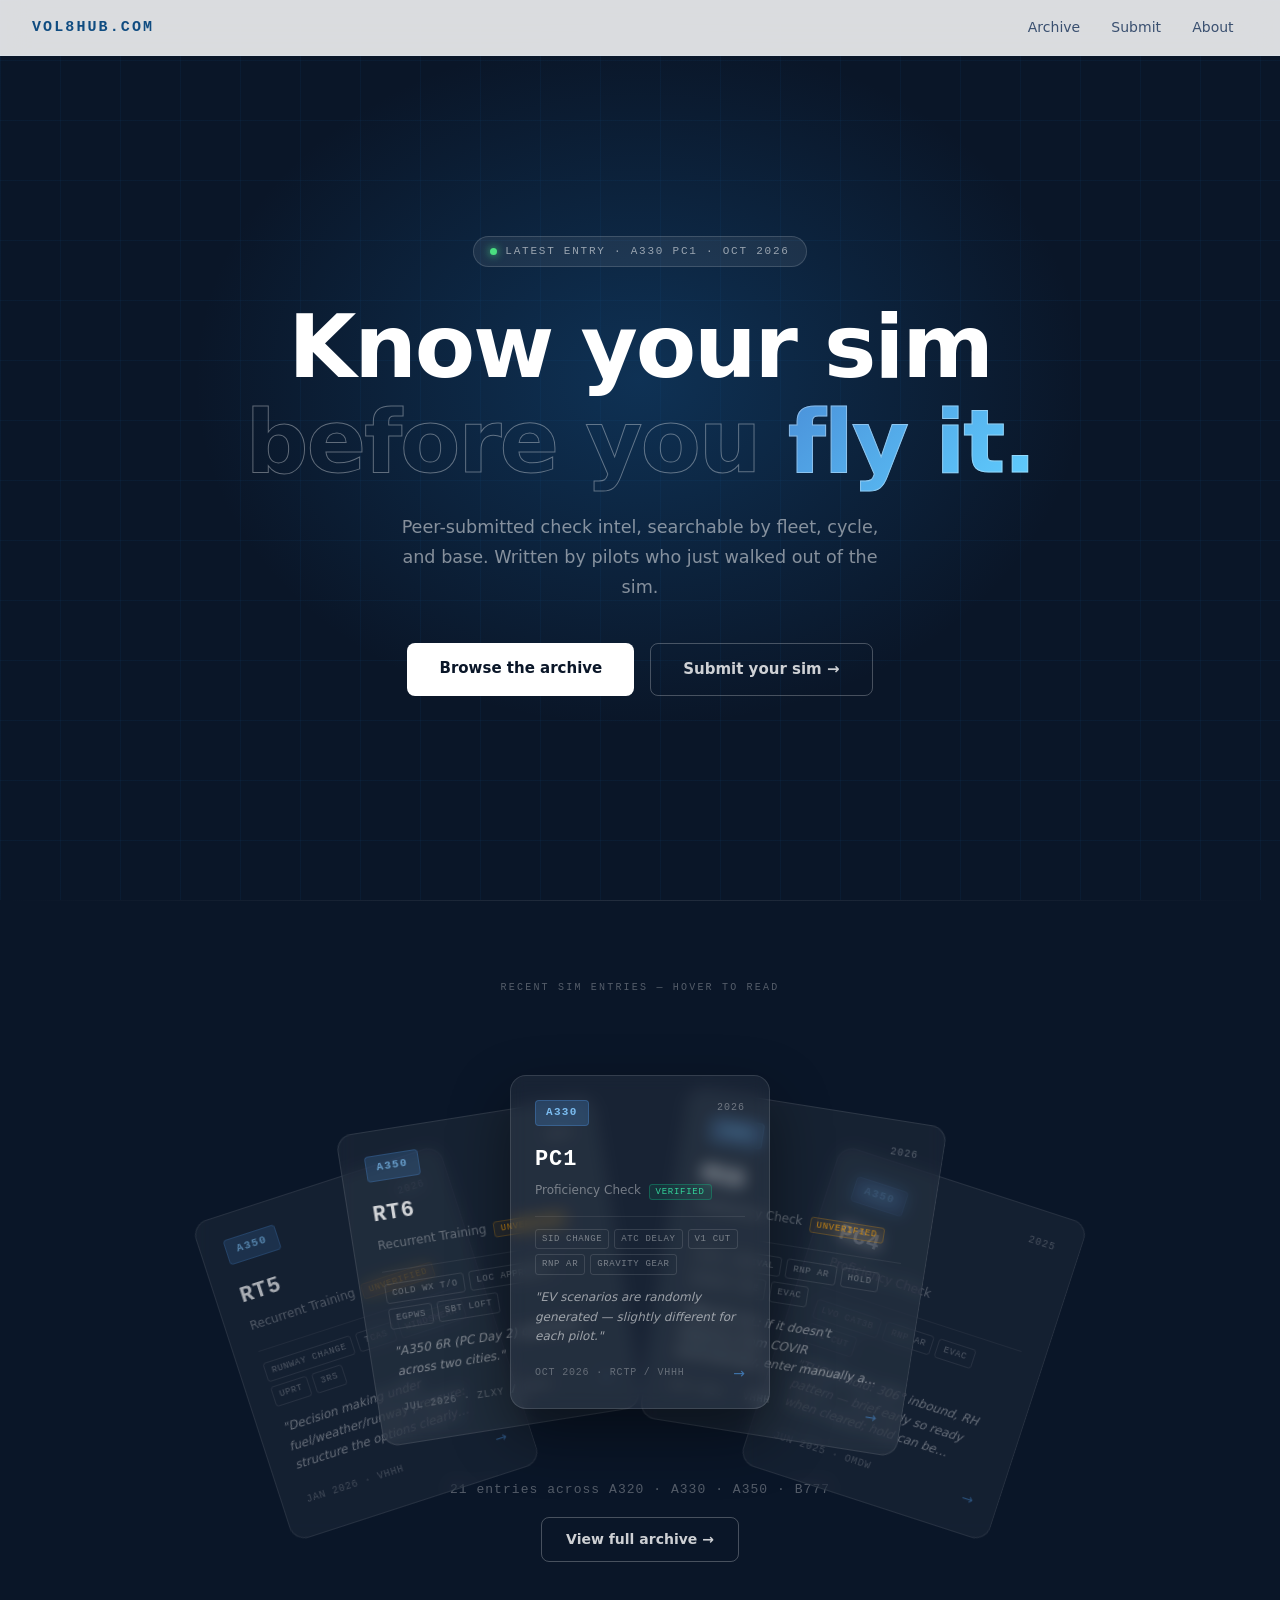
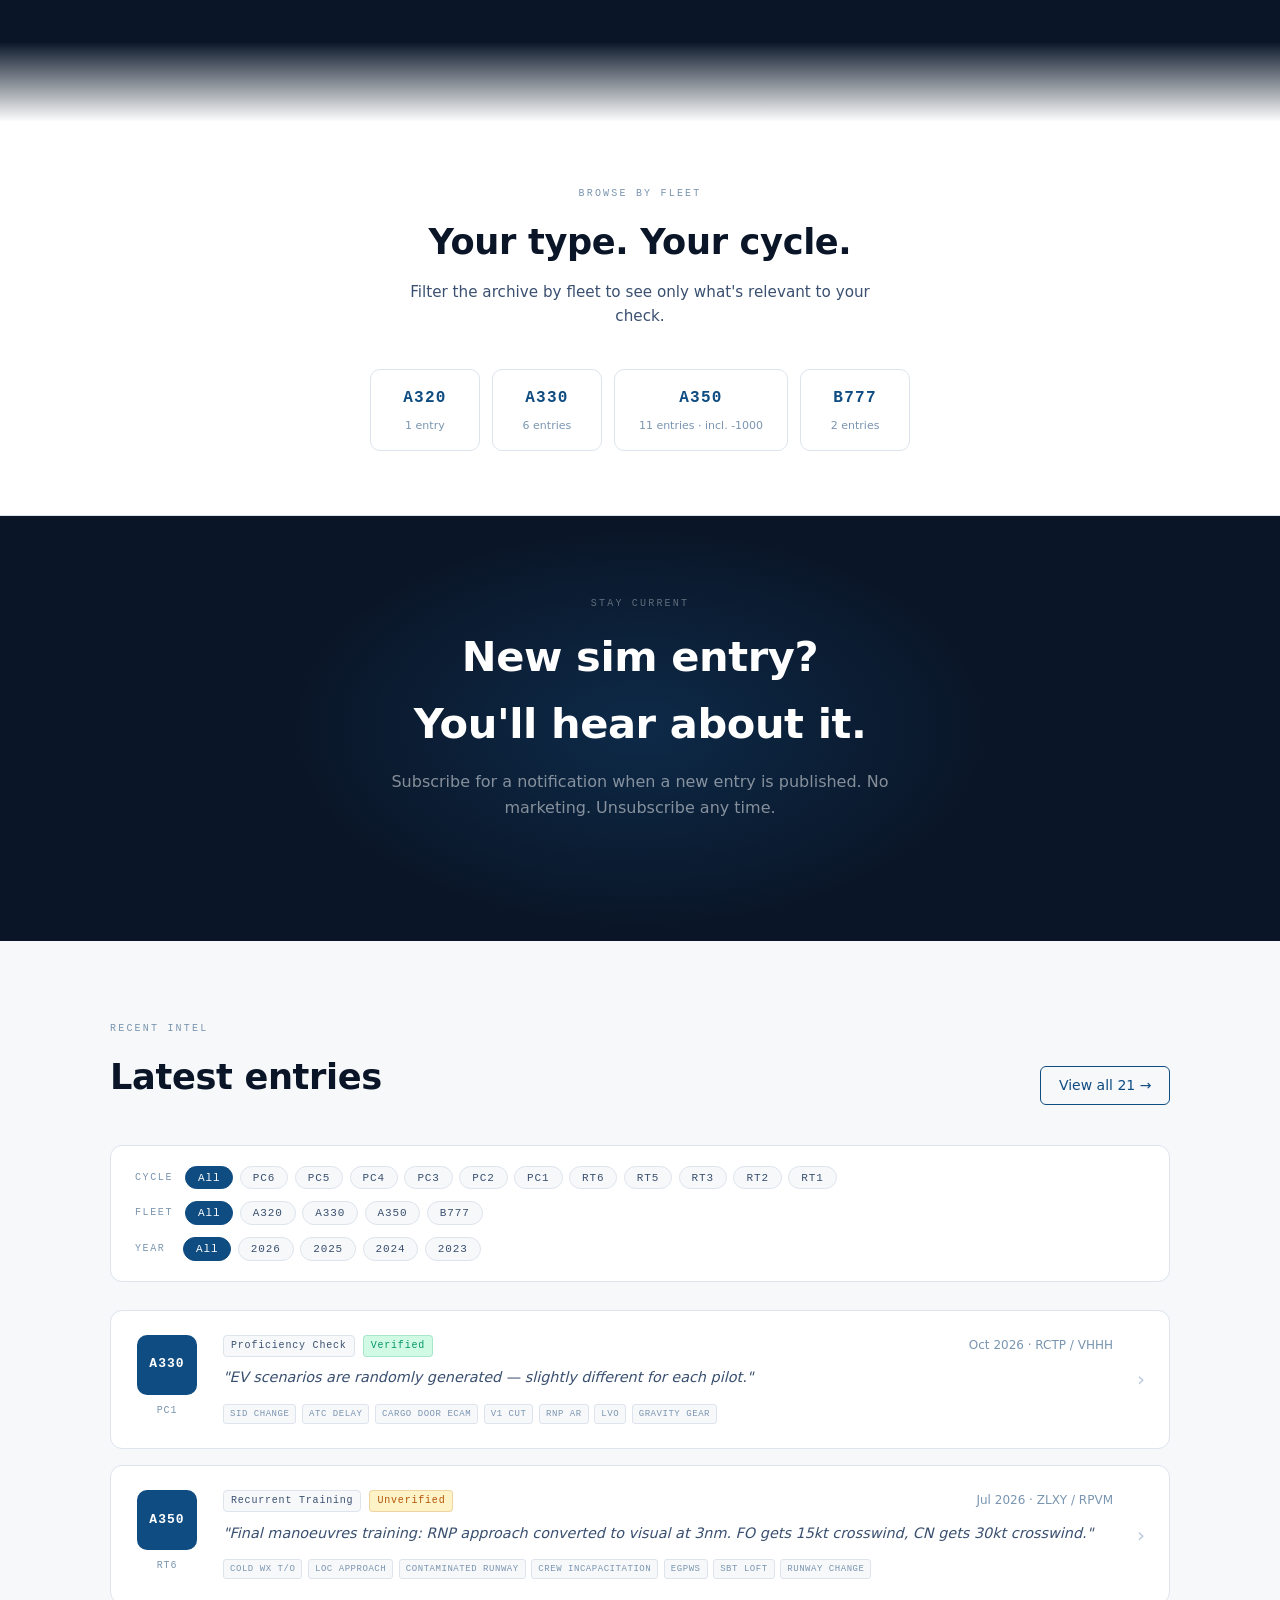
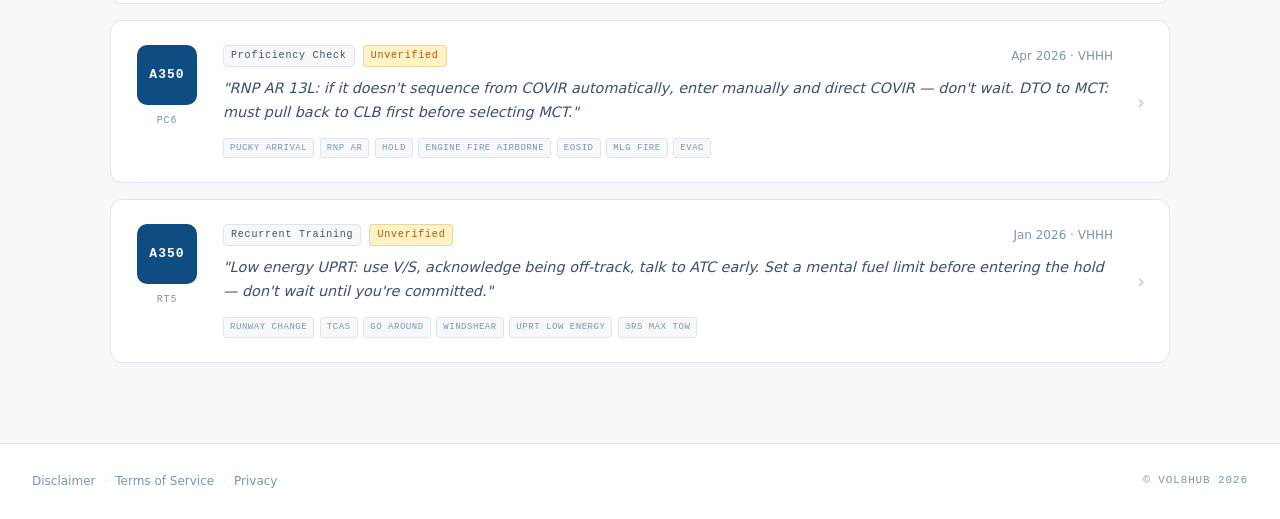
<file: index.html>
<!DOCTYPE html>
<html lang="en">
<head>
<meta charset="UTF-8">
<meta name="viewport" content="width=device-width, initial-scale=1.0">
<title>Vol8Hub — Simulator Check Intel</title>
<meta name="description" content="Peer-submitted simulator check intel for professional airline pilots. Searchable. Current. Anonymous.">
<link rel="canonical" href="https://vol8hub.com/">
<meta property="og:title" content="Vol8Hub — Simulator Check Intel">
<meta property="og:description" content="Peer-submitted simulator check intel. Searchable. Current. Anonymous.">
<meta property="og:url" content="https://vol8hub.com">
<meta property="og:type" content="website">
<meta property="og:image" content="https://vol8hub.com/assets/images/og-image.png">
<meta property="og:image:width" content="1200">
<meta property="og:image:height" content="1200">
<meta name="twitter:card" content="summary_large_image">
<meta name="twitter:title" content="Vol8Hub — Simulator Check Intel">
<meta name="twitter:description" content="Peer-submitted simulator check intel. Searchable. Current. Anonymous.">
<meta name="twitter:image" content="https://vol8hub.com/assets/images/og-image.png">
<link rel="icon" type="image/png" href="assets/images/favicon.png">
<script type="application/ld+json">
{
  "@context": "https://schema.org",
  "@type": "Organization",
  "name": "Vol8Hub",
  "url": "https://vol8hub.com/",
  "description": "Peer-submitted simulator check intel for professional airline pilots. Searchable. Current. Anonymous.",
  "logo": "https://vol8hub.com/assets/images/favicon.png"
}
</script>
<script type="application/ld+json">
{
  "@context": "https://schema.org",
  "@type": "WebSite",
  "name": "Vol8Hub — Simulator Check Intel",
  "url": "https://vol8hub.com/",
  "description": "Peer-submitted simulator check intel for professional airline pilots. Searchable. Current. Anonymous."
}
</script>
<meta http-equiv="X-Content-Type-Options" content="nosniff">
<meta http-equiv="X-Frame-Options" content="DENY">
<meta http-equiv="Referrer-Policy" content="strict-origin-when-cross-origin">
<meta http-equiv="Permissions-Policy" content="geolocation=(), microphone=(), camera=()">
<meta http-equiv="Content-Security-Policy" content="
  default-src 'self';
  script-src 'self' 'unsafe-inline'
    https://subscribe-forms.beehiiv.com
    https://www.googletagmanager.com
    https://www.google-analytics.com;
  style-src 'self' 'unsafe-inline';
  img-src 'self' data: https://www.google-analytics.com;
  connect-src 'self'
    https://www.google-analytics.com
    https://analytics.google.com;
  frame-ancestors 'none';
">
<script async src="https://www.googletagmanager.com/gtag/js?id=G-PQC4GTRMK1"></script>
<script>window.dataLayer=window.dataLayer||[];function gtag(){dataLayer.push(arguments);}gtag('js',new Date());
/* Vol8Hub tracking v2 (2026-10-22): internal-traffic flag (visit ?internal=1 once per device, ?internal=0 to clear) + page_name on page_view */
(function(){try{var q=new URLSearchParams(location.search).get('internal');if(q==='1')localStorage.setItem('v8_internal','1');if(q==='0')localStorage.removeItem('v8_internal');window.v8Internal=localStorage.getItem('v8_internal')==='1';}catch(e){window.v8Internal=false;}})();
if(window.v8Internal){gtag('set',{traffic_type:'internal'});}
gtag('config','G-PQC4GTRMK1',{page_name:'homepage'});</script>
<style>
/* ─── RESET & ROOT ─────────────────────────────────────────────────── */
*,*::before,*::after{box-sizing:border-box;margin:0;padding:0;}
:root{
  --white:#FFFFFF;
  --off-white:#F7F8FA;
  --page:#F2F4F7;
  --navy:#0A1628;
  --navy2:#112040;
  --blue:#0F4C81;
  --blue-mid:#1765A8;
  --blue-light:#4A90D9;
  --blue-pale:#E8F0FA;
  --blue-glow:rgba(15,76,129,0.15);
  --amber:#B45309;
  --amber-bg:#FEF3C7;
  --green:#059669;
  --border:#DDE4ED;
  --border-strong:#B8C8DC;
  --text-1:#0A1628;
  --text-2:#3A5070;
  --text-3:#7A95B0;
  --mono:'Courier New',Courier,monospace;
  --sans:system-ui,-apple-system,sans-serif;
  --ease-out:cubic-bezier(0.22,1,0.36,1);
}
html{scroll-behavior:smooth;}
body{
  background:var(--white);
  color:var(--text-1);
  font-family:var(--sans);
  font-size:16px;
  line-height:1.6;
  overflow-x:hidden;
}

/* ─── HEADER ────────────────────────────────────────────────────────── */
header{
  position:fixed;top:0;left:0;right:0;z-index:200;
  height:56px;
  display:flex;align-items:center;
  padding:0 2rem;
  background:rgba(255,255,255,0.85);
  backdrop-filter:blur(16px);
  -webkit-backdrop-filter:blur(16px);
  border-bottom:1px solid rgba(221,228,237,0.6);
  transition:background 0.3s;
}
.logo{
  font-family:var(--mono);
  font-size:15px;font-weight:700;
  color:var(--blue);letter-spacing:0.14em;
  text-decoration:none;margin-right:auto;
}
nav{display:flex;align-items:center;gap:0.15rem;}
nav a{
  font-size:14px;color:var(--text-2);
  text-decoration:none;padding:0.35rem 0.9rem;
  border-radius:6px;
  transition:color 0.15s,background 0.15s;
}
nav a:hover{color:var(--blue);background:var(--blue-pale);}
.nav-login{
  border:1.5px solid var(--border-strong);
  color:var(--text-1)!important;
  font-size:13px!important;
  padding:0.3rem 1rem!important;
  margin-left:0.5rem;
  border-radius:20px!important;
}
.nav-login:hover{border-color:var(--blue)!important;color:var(--blue)!important;}
.hamburger{
  display:none;background:none;border:none;
  cursor:pointer;padding:4px;flex-direction:column;
  gap:5px;margin-left:auto;
}
.hamburger span{
  display:block;width:22px;height:2px;
  background:var(--text-3);border-radius:1px;
  transition:background 0.15s;
}

/* ─── HERO ──────────────────────────────────────────────────────────── */
.hero{
  min-height:100vh;
  background:var(--navy);
  display:flex;flex-direction:column;
  align-items:center;justify-content:center;
  padding:7rem 2rem 5rem;
  position:relative;
  overflow:hidden;
}

/* Animated grid background */
.hero-grid{
  position:absolute;inset:0;
  background-image:
    linear-gradient(rgba(15,76,129,0.12) 1px, transparent 1px),
    linear-gradient(90deg, rgba(15,76,129,0.12) 1px, transparent 1px);
  background-size:60px 60px;
  animation:grid-pan 20s linear infinite;
}
@keyframes grid-pan{
  0%{background-position:0 0;}
  100%{background-position:60px 60px;}
}

/* Radial glow */
.hero-glow{
  position:absolute;
  top:50%;left:50%;
  transform:translate(-50%,-60%);
  width:900px;height:700px;
  background:radial-gradient(ellipse, rgba(23,101,168,0.35) 0%, transparent 70%);
  pointer-events:none;
}

.hero-content{
  position:relative;z-index:2;
  text-align:center;
  max-width:800px;
}

/* Eyebrow pill */
.hero-pill{
  display:inline-flex;align-items:center;gap:0.5rem;
  background:rgba(255,255,255,0.07);
  border:1px solid rgba(255,255,255,0.15);
  border-radius:20px;
  padding:0.35rem 1rem;
  font-family:var(--mono);
  font-size:11px;letter-spacing:0.16em;
  color:rgba(255,255,255,0.55);
  text-transform:uppercase;
  margin-bottom:2rem;
}
.hero-pill-dot{
  width:7px;height:7px;border-radius:50%;
  background:#4ADE80;
  box-shadow:0 0 8px #4ADE80;
  animation:pulse-dot 2s ease-in-out infinite;
}
@keyframes pulse-dot{
  0%,100%{opacity:1;transform:scale(1);}
  50%{opacity:0.5;transform:scale(0.8);}
}

/* Main headline */
.hero-headline{
  font-size:clamp(2.8rem,7vw,5.5rem);
  font-weight:800;line-height:1.08;
  letter-spacing:-0.025em;
  color:#FFFFFF;
  margin-bottom:1.5rem;
}
.hero-headline .line2{
  color:transparent;
  -webkit-text-stroke:1px rgba(255,255,255,0.35);
}
.hero-headline .accent{
  background:linear-gradient(135deg,#4A90D9 0%,#60CFFF 100%);
  -webkit-background-clip:text;
  -webkit-text-fill-color:transparent;
  background-clip:text;
}

.hero-sub{
  font-size:1.1rem;
  color:rgba(255,255,255,0.5);
  max-width:500px;
  margin:0 auto 2.5rem;
  line-height:1.7;
}

.hero-cta-row{
  display:flex;gap:1rem;justify-content:center;flex-wrap:wrap;
}

.btn-hero-primary{
  font-size:15px;font-weight:600;
  background:#FFFFFF;color:var(--navy);
  border:none;padding:0.85rem 2rem;
  border-radius:8px;cursor:pointer;
  text-decoration:none;
  transition:transform 0.2s var(--ease-out),box-shadow 0.2s;
  display:inline-block;
}
.btn-hero-primary:hover{
  transform:translateY(-2px);
  box-shadow:0 8px 30px rgba(0,0,0,0.25);
}
.btn-hero-secondary{
  font-size:15px;font-weight:600;
  background:transparent;
  color:rgba(255,255,255,0.8);
  border:1.5px solid rgba(255,255,255,0.25);
  padding:0.85rem 2rem;border-radius:8px;
  cursor:pointer;text-decoration:none;
  transition:border-color 0.2s,background 0.2s,color 0.2s;
  display:inline-block;
}
.btn-hero-secondary:hover{
  border-color:rgba(255,255,255,0.6);
  color:#FFFFFF;
  background:rgba(255,255,255,0.07);
}

/* ─── ROTATING SIM CARDS (Fanvue-style) ───────────────────────────── */
.cards-stage{
  width:100%;
  padding:5rem 2rem 4rem;
  background:var(--navy);
  position:relative;
  overflow:hidden;
}

.cards-stage::before{
  content:'';
  position:absolute;top:0;left:0;right:0;height:1px;
  background:linear-gradient(90deg,transparent,rgba(255,255,255,0.1),transparent);
}

.cards-label{
  text-align:center;
  font-family:var(--mono);
  font-size:10px;letter-spacing:0.22em;
  color:rgba(255,255,255,0.3);
  text-transform:uppercase;
  margin-bottom:3.5rem;
}

/* The rotating card fan */
.card-fan{
  display:flex;
  justify-content:center;
  align-items:center;
  gap:0;
  position:relative;
  height:380px;
  perspective:1400px;
}

.sim-card{
  position:absolute;
  width:260px;
  background:rgba(255,255,255,0.06);
  border:1px solid rgba(255,255,255,0.12);
  border-radius:16px;
  padding:1.5rem;
  cursor:pointer;
  transform-origin:bottom center;
  transition:transform 0.5s var(--ease-out), box-shadow 0.4s, background 0.3s, z-index 0s;
  backdrop-filter:blur(8px);
  -webkit-backdrop-filter:blur(8px);
  will-change:transform;
}
.sim-card:hover{
  background:rgba(255,255,255,0.1);
  box-shadow:0 20px 60px rgba(0,0,0,0.5);
  z-index:20!important;
}

/* Card positions — fanned out like Fanvue */
.sim-card:nth-child(1){
  transform:rotate(-18deg) translateX(-240px) translateY(20px);
  z-index:1;opacity:0.65;
}
.sim-card:nth-child(2){
  transform:rotate(-9deg) translateX(-130px) translateY(8px);
  z-index:2;opacity:0.8;
}
.sim-card:nth-child(3){
  transform:rotate(0deg) translateX(0px) translateY(0px);
  z-index:3;opacity:1;
  box-shadow:0 25px 60px rgba(0,0,0,0.45);
}
.sim-card:nth-child(4){
  transform:rotate(9deg) translateX(130px) translateY(8px);
  z-index:2;opacity:0.8;
}
.sim-card:nth-child(5){
  transform:rotate(18deg) translateX(240px) translateY(20px);
  z-index:1;opacity:0.65;
}

.sim-card:nth-child(1):hover{transform:rotate(-12deg) translateX(-200px) translateY(-15px) scale(1.04);}
.sim-card:nth-child(2):hover{transform:rotate(-4deg) translateX(-110px) translateY(-15px) scale(1.05);}
.sim-card:nth-child(3):hover{transform:rotate(0deg) translateX(0) translateY(-18px) scale(1.06);}
.sim-card:nth-child(4):hover{transform:rotate(4deg) translateX(110px) translateY(-15px) scale(1.05);}
.sim-card:nth-child(5):hover{transform:rotate(12deg) translateX(200px) translateY(-15px) scale(1.04);}

/* Card interior */
.card-top{
  display:flex;align-items:flex-start;
  justify-content:space-between;
  margin-bottom:1rem;
}
.card-fleet{
  font-family:var(--mono);
  font-size:11px;font-weight:700;
  letter-spacing:0.12em;
  background:rgba(74,144,217,0.25);
  color:#7BBCF0;
  border:1px solid rgba(74,144,217,0.35);
  padding:3px 10px;border-radius:4px;
}
.card-cycle{
  font-family:var(--mono);
  font-size:10px;letter-spacing:0.1em;
  color:rgba(255,255,255,0.35);
}
.card-check-type{
  font-family:var(--mono);
  font-size:22px;font-weight:700;
  color:#FFFFFF;letter-spacing:0.04em;
  margin-bottom:0.25rem;
}
.card-check-label{
  font-size:12px;color:rgba(255,255,255,0.4);
  margin-bottom:1rem;
}
.card-divider{
  height:1px;
  background:rgba(255,255,255,0.08);
  margin:0.75rem 0;
}
.card-tags{
  display:flex;flex-wrap:wrap;gap:5px;
  margin-bottom:0.85rem;
}
.card-tag{
  font-family:var(--mono);font-size:9px;
  letter-spacing:0.07em;
  color:rgba(255,255,255,0.4);
  border:1px solid rgba(255,255,255,0.12);
  padding:2px 6px;border-radius:3px;
}
.card-tip{
  font-size:12px;line-height:1.6;
  color:rgba(255,255,255,0.55);
  font-style:italic;
  display:-webkit-box;
  -webkit-line-clamp:3;
  -webkit-box-orient:vertical;
  overflow:hidden;
}
.card-footer{
  margin-top:1rem;
  display:flex;align-items:center;justify-content:space-between;
}
.card-date{
  font-family:var(--mono);font-size:10px;
  color:rgba(255,255,255,0.3);letter-spacing:0.08em;
}
.card-arrow{
  font-size:14px;color:rgba(74,144,217,0.7);
  transition:transform 0.2s,color 0.2s;
}
.sim-card:hover .card-arrow{
  transform:translateX(4px);
  color:#7BBCF0;
}
.card-unverified{
  font-family:var(--mono);font-size:9px;
  letter-spacing:0.08em;
  color:#F59E0B;
  border:1px solid rgba(245,158,11,0.3);
  background:rgba(245,158,11,0.08);
  padding:2px 6px;border-radius:3px;
}

/* Stage bottom CTA */
.cards-stage-footer{
  text-align:center;
  margin-top:3rem;
  padding-bottom:1rem;
}
.cards-stage-footer p{
  font-size:13px;
  color:rgba(255,255,255,0.3);
  margin-bottom:1rem;
  font-family:var(--mono);
  letter-spacing:0.08em;
}

/* ─── TRANSITION SECTION ─────────────────────────────────────────────── */
.section-transition{
  height:80px;
  background:linear-gradient(to bottom, var(--navy), var(--white));
}

/* ─── FLEET NAV ──────────────────────────────────────────────────────── */
.fleet-section{
  padding:4rem 2rem;
  background:var(--white);
  border-bottom:1px solid var(--border);
}
.fleet-inner{max-width:1060px;margin:0 auto;text-align:center;}

.section-eyebrow{
  font-family:var(--mono);
  font-size:10px;letter-spacing:0.22em;
  color:var(--text-3);text-transform:uppercase;
  margin-bottom:0.75rem;
}
.section-heading{
  font-size:clamp(1.5rem,3.5vw,2.2rem);
  font-weight:700;color:var(--text-1);
  margin-bottom:0.6rem;
  letter-spacing:-0.01em;
}
.section-sub{
  font-size:0.95rem;color:var(--text-2);
  max-width:460px;margin:0 auto 2.5rem;
}

.fleet-grid{
  display:flex;gap:0.75rem;
  justify-content:center;flex-wrap:wrap;
}
.fleet-card{
  background:var(--white);
  border:1.5px solid var(--border);
  border-radius:10px;
  padding:1rem 1.5rem;
  text-decoration:none;
  transition:transform 0.25s var(--ease-out),
             border-color 0.2s,
             box-shadow 0.25s;
  display:flex;flex-direction:column;
  align-items:center;gap:0.35rem;
  min-width:110px;
}
.fleet-card:hover{
  border-color:var(--blue);
  transform:translateY(-4px);
  box-shadow:0 8px 24px var(--blue-glow);
}
.fleet-card-code{
  font-family:var(--mono);
  font-size:16px;font-weight:700;
  letter-spacing:0.08em;color:var(--blue);
}
.fleet-card-count{
  font-size:11px;color:var(--text-3);
}

/* ─── SUBSCRIBE ──────────────────────────────────────────────────────── */
.subscribe-section{
  padding:5rem 2rem;
  background:var(--navy);
  position:relative;overflow:hidden;
  text-align:center;
}
.subscribe-section::before{
  content:'';
  position:absolute;
  top:50%;left:50%;
  transform:translate(-50%,-50%);
  width:700px;height:400px;
  background:radial-gradient(ellipse,rgba(23,101,168,0.25) 0%,transparent 70%);
  pointer-events:none;
}
.subscribe-inner{position:relative;z-index:1;max-width:520px;margin:0 auto;}
.subscribe-section h2{
  font-size:clamp(1.6rem,4vw,2.6rem);
  font-weight:700;color:#FFFFFF;
  margin-bottom:0.75rem;
  letter-spacing:-0.01em;
}
.subscribe-section p{
  font-size:1rem;
  color:rgba(255,255,255,0.5);
  margin-bottom:2.5rem;
}
.beehiiv-wrap{max-width:460px;margin:0 auto;}

/* ─── RECENT ENTRIES ─────────────────────────────────────────────────── */
.recent-section{
  padding:5rem 2rem;
  background:var(--off-white);
}
.recent-inner{max-width:1060px;margin:0 auto;}
.recent-header{
  display:flex;align-items:flex-end;
  justify-content:space-between;
  margin-bottom:2.5rem;flex-wrap:wrap;gap:1rem;
}
.view-all{
  font-size:14px;font-weight:500;
  color:var(--blue);text-decoration:none;
  border:1.5px solid var(--blue);
  padding:0.45rem 1.1rem;border-radius:6px;
  transition:background 0.15s,color 0.15s;
}
.view-all:hover{background:var(--blue);color:#fff;}

/* Entry cards — modern wide format */
.entry-list{display:flex;flex-direction:column;gap:1rem;}

.entry-row{
  background:var(--white);
  border:1px solid var(--border);
  border-radius:12px;
  padding:1.5rem;
  display:grid;
  grid-template-columns:auto 1fr auto;
  gap:1.5rem;
  align-items:start;
  transition:transform 0.2s var(--ease-out),
             box-shadow 0.2s,
             border-color 0.2s;
  text-decoration:none;
  color:inherit;
}
.entry-row:hover{
  transform:translateY(-2px);
  box-shadow:0 6px 24px rgba(15,76,129,0.08);
  border-color:var(--blue-light);
}

/* Left column — fleet badge */
.entry-fleet-col{
  display:flex;flex-direction:column;
  align-items:center;gap:0.5rem;
  min-width:64px;
}
.entry-fleet-badge{
  width:60px;height:60px;
  background:var(--blue);
  border-radius:10px;
  display:flex;align-items:center;justify-content:center;
  font-family:var(--mono);
  font-size:13px;font-weight:700;
  letter-spacing:0.08em;color:#FFFFFF;
}
.entry-cycle-badge{
  font-family:var(--mono);font-size:10px;
  letter-spacing:0.08em;color:var(--text-3);
  text-align:center;
}

/* Middle column — content */
.entry-content{}
.entry-meta-row{
  display:flex;align-items:center;gap:0.5rem;
  flex-wrap:wrap;margin-bottom:0.6rem;
}
.entry-check-tag{
  font-family:var(--mono);font-size:10px;
  letter-spacing:0.08em;color:var(--text-2);
  border:1px solid var(--border);
  padding:2px 7px;border-radius:4px;
  background:var(--off-white);
}
.entry-unverified-tag{
  font-family:var(--mono);font-size:10px;
  letter-spacing:0.08em;color:var(--amber);
  background:var(--amber-bg);
  border:1px solid rgba(180,83,9,0.2);
  padding:2px 7px;border-radius:4px;
}
.entry-date-text{
  font-size:12px;color:var(--text-3);
  margin-left:auto;
}
.entry-tip{
  font-size:0.9rem;color:var(--text-2);
  line-height:1.65;margin-bottom:0.85rem;
  font-style:italic;
}
.entry-tags{
  display:flex;flex-wrap:wrap;gap:0.35rem;
}
.entry-tag{
  font-family:var(--mono);font-size:9px;
  letter-spacing:0.06em;color:var(--text-3);
  border:1px solid var(--border);
  padding:2px 6px;border-radius:3px;
  background:var(--off-white);
}

/* Right column — arrow */
.entry-arrow{
  font-size:20px;color:var(--border-strong);
  align-self:center;
  transition:color 0.15s,transform 0.15s;
}
.entry-row:hover .entry-arrow{
  color:var(--blue);
  transform:translateX(4px);
}

/* ─── FOOTER ────────────────────────────────────────────────────────── */
footer{
  border-top:1px solid var(--border);
  padding:1.75rem 2rem;
  background:var(--white);
  display:flex;
  align-items:center;justify-content:space-between;
  flex-wrap:wrap;gap:1rem;
}
.footer-links{
  display:flex;align-items:center;gap:0.5rem;
  font-size:12px;color:var(--text-3);
}
.footer-links a{
  color:var(--text-3);text-decoration:none;
  transition:color 0.15s;
}
.footer-links a:hover{color:var(--blue);}
.footer-links .sep{color:var(--border);}
.footer-copy{
  font-family:var(--mono);font-size:11px;
  letter-spacing:0.08em;color:var(--text-3);
}

/* ─── SCROLL REVEAL ──────────────────────────────────────────────────── */
.reveal{
  opacity:0;
  transform:translateY(28px);
  transition:opacity 0.7s var(--ease-out),
             transform 0.7s var(--ease-out);
}
.reveal.visible{
  opacity:1;transform:translateY(0);
}
.reveal-delay-1{transition-delay:0.1s;}
.reveal-delay-2{transition-delay:0.2s;}
.reveal-delay-3{transition-delay:0.3s;}

/* ─── MOBILE ─────────────────────────────────────────────────────────── */
@media(max-width:860px){
  .card-fan{height:auto;flex-wrap:wrap;perspective:none;}
  .sim-card{
    position:relative!important;
    transform:none!important;
    opacity:1!important;
    width:100%;max-width:300px;
    margin:0 auto;
  }
  .card-fan{display:flex;flex-direction:column;align-items:center;gap:1rem;}
  .sim-card:nth-child(1),.sim-card:nth-child(5){display:none;}
  .sim-card:nth-child(3){order:-1;} /* newest (centre) card shows first on phones */
  .entry-row{grid-template-columns:auto 1fr;gap:1rem;}
  .entry-arrow{display:none;}
  .hamburger{display:flex;}
  nav{
    display:none;
    position:fixed;top:56px;left:0;right:0;
    background:rgba(255,255,255,0.97);
    backdrop-filter:blur(16px);
    border-bottom:1px solid var(--border);
    flex-direction:column;
    padding:1rem 2rem;gap:0.25rem;
    z-index:199;
  }
  nav.open{display:flex;}
  nav a{font-size:16px;padding:0.6rem 0;border-radius:0;}
  .nav-login{margin-left:0;margin-top:0.5rem;}
  footer{flex-direction:column;align-items:center;text-align:center;}
}

@media(max-width:640px){
  .hero-headline{font-size:2.4rem;}
  .fleet-grid{gap:0.5rem;}
  .fleet-card{min-width:90px;padding:0.75rem 1rem;}
}

/* ─── FILTER BAR ─────────────────────────────────────────────────────── */
.filter-bar{
  display:flex;flex-direction:column;gap:0.75rem;
  margin-bottom:1.75rem;
  padding:1.25rem 1.5rem;
  background:var(--white);
  border:1px solid var(--border);
  border-radius:12px;
}
.filter-group{
  display:flex;align-items:center;gap:0.75rem;
  flex-wrap:wrap;
}
.filter-group-label{
  font-family:var(--mono);font-size:10px;
  letter-spacing:0.16em;text-transform:uppercase;
  color:var(--text-3);
  min-width:36px;flex-shrink:0;
}
.filter-pills{display:flex;gap:0.4rem;flex-wrap:wrap;}
.fpill{
  font-family:var(--mono);font-size:11px;
  letter-spacing:0.08em;
  background:var(--off-white);
  color:var(--text-2);
  border:1px solid var(--border);
  padding:0.3rem 0.75rem;
  border-radius:20px;
  cursor:pointer;
  transition:background 0.15s,color 0.15s,border-color 0.15s;
  white-space:nowrap;
}
.fpill:hover{border-color:var(--blue);color:var(--blue);}
.fpill.active{
  background:var(--blue);
  color:#FFFFFF;
  border-color:var(--blue);
}
.entry-row.hidden{display:none;}

@keyframes fade-up{
  from{opacity:0;transform:translateY(24px);}
  to{opacity:1;transform:translateY(0);}
}
.hero-pill{animation:fade-up 0.7s var(--ease-out) 0.1s both;}
.hero-headline{animation:fade-up 0.7s var(--ease-out) 0.25s both;}
.hero-sub{animation:fade-up 0.7s var(--ease-out) 0.4s both;}
.hero-cta-row{animation:fade-up 0.7s var(--ease-out) 0.55s both;}
/* Verified badges (added 2026-10-19, mirror the unverified styles) */
.card-verified{
  font-family:var(--mono);font-size:9px;
  letter-spacing:0.08em;
  color:#34D399;
  border:1px solid rgba(16,185,129,0.35);
  background:rgba(16,185,129,0.10);
  padding:2px 6px;border-radius:3px;
}
.entry-verified-tag{
  font-family:var(--mono);font-size:10px;
  letter-spacing:0.08em;color:var(--green);
  background:#D1FAE5;
  border:1px solid rgba(5,150,105,0.2);
  padding:2px 7px;border-radius:4px;
}
</style>
</head>
<body>

<!-- ═══ HEADER ═══════════════════════════════════════════════════════════ -->
<header>
  <a href="index.html" class="logo">VOL8HUB.COM</a>
  <button class="hamburger" id="ham" aria-label="Toggle navigation">
    <span></span><span></span><span></span>
  </button>
  <nav id="nav">
    <a href="archive.html">Archive</a>
    <a href="submit.html">Submit</a>
    <a href="about.html">About</a>
  </nav>
</header>

<!-- ═══ HERO ══════════════════════════════════════════════════════════════ -->
<section class="hero">
  <div class="hero-grid"></div>
  <div class="hero-glow"></div>
  <div class="hero-content">
    <div class="hero-pill">
      <span class="hero-pill-dot"></span>
      Latest entry · A330 PC1 · Oct 2026
    </div>
    <h1 class="hero-headline">
      Know your sim<br>
      <span class="line2">before you <span class="accent">fly it.</span></span>
    </h1>
    <p class="hero-sub">Peer-submitted check intel, searchable by fleet, cycle, and base. Written by pilots who just walked out of the sim.</p>
    <div class="hero-cta-row">
      <a href="archive.html" class="btn-hero-primary" onclick="gtag('event','archive_cta_click',{location:'hero'})">Browse the archive</a>
      <a href="submit.html" class="btn-hero-secondary" onclick="gtag('event','submit_cta_click',{location:'hero'})">Submit your sim →</a>
    </div>
  </div>
</section>

<!-- ═══ ROTATING SIM CARDS ═══════════════════════════════════════════════ -->
<section class="cards-stage">
  <div class="cards-label">Recent sim entries — hover to read</div>
  <div class="card-fan" id="cardFan">

    <!-- Card 1 — 4th newest (outer left) -->
    <div class="sim-card" onclick="window.location='archive.html#entry-018'">
      <div class="card-top">
        <span class="card-fleet">A350</span>
        <span class="card-cycle">2026</span>
      </div>
      <div class="card-check-type">RT5</div>
      <div class="card-check-label">Recurrent Training &nbsp;<span class="card-unverified">UNVERIFIED</span></div>
      <div class="card-divider"></div>
      <div class="card-tags">
        <span class="card-tag">RUNWAY CHANGE</span>
        <span class="card-tag">TCAS</span>
        <span class="card-tag">WINDSHEAR</span>
        <span class="card-tag">UPRT</span>
        <span class="card-tag">3RS</span>
      </div>
      <p class="card-tip">"Decision making under fuel/weather/runway pressure: structure the options clearly before committing."</p>
      <div class="card-footer">
        <span class="card-date">JAN 2026 · VHHH</span>
        <span class="card-arrow">→</span>
      </div>
    </div>

    <!-- Card 2 — 2nd newest (inner left) -->
    <div class="sim-card" onclick="window.location='archive.html#entry-020'">
      <div class="card-top">
        <span class="card-fleet">A350</span>
        <span class="card-cycle">2026</span>
      </div>
      <div class="card-check-type">RT6</div>
      <div class="card-check-label">Recurrent Training &nbsp;<span class="card-unverified">UNVERIFIED</span></div>
      <div class="card-divider"></div>
      <div class="card-tags">
        <span class="card-tag">COLD WX T/O</span>
        <span class="card-tag">LOC APPROACH</span>
        <span class="card-tag">EGPWS</span>
        <span class="card-tag">SBT LOFT</span>
      </div>
      <p class="card-tip">"A350 6R (PC Day 2) operating across two cities."</p>
      <div class="card-footer">
        <span class="card-date">JUL 2026 · ZLXY / RPVM</span>
        <span class="card-arrow">→</span>
      </div>
    </div>

    <!-- Card 3 — CENTRE (featured, ENTRY-021) -->
    <div class="sim-card" onclick="window.location='archive.html#entry-021'">
      <div class="card-top">
        <span class="card-fleet">A330</span>
        <span class="card-cycle">2026</span>
      </div>
      <div class="card-check-type">PC1</div>
      <div class="card-check-label">Proficiency Check &nbsp;<span class="card-verified">VERIFIED</span></div>
      <div class="card-divider"></div>
      <div class="card-tags">
        <span class="card-tag">SID CHANGE</span>
        <span class="card-tag">ATC DELAY</span>
        <span class="card-tag">V1 CUT</span>
        <span class="card-tag">RNP AR</span>
        <span class="card-tag">GRAVITY GEAR</span>
      </div>
      <p class="card-tip">"EV scenarios are randomly generated — slightly different for each pilot."</p>
      <div class="card-footer">
        <span class="card-date">OCT 2026 · RCTP / VHHH</span>
        <span class="card-arrow">→</span>
      </div>
    </div>
    <!-- Card 4 — 3rd newest (inner right) -->
    <div class="sim-card" onclick="window.location='archive.html#entry-019'">
      <div class="card-top">
        <span class="card-fleet">A350</span>
        <span class="card-cycle">2026</span>
      </div>
      <div class="card-check-type">PC6</div>
      <div class="card-check-label">Proficiency Check &nbsp;<span class="card-unverified">UNVERIFIED</span></div>
      <div class="card-divider"></div>
      <div class="card-tags">
        <span class="card-tag">PUCKY ARRIVAL</span>
        <span class="card-tag">RNP AR</span>
        <span class="card-tag">HOLD</span>
        <span class="card-tag">ENGINE FIRE</span>
        <span class="card-tag">EVAC</span>
      </div>
      <p class="card-tip">"RNP AR 13L: if it doesn't sequence from COVIR automatically, enter manually and direct COVIR — don't wait."</p>
      <div class="card-footer">
        <span class="card-date">APR 2026 · VHHH</span>
        <span class="card-arrow">→</span>
      </div>
    </div>

    <!-- Card 5 — 5th newest (outer right) -->
    <div class="sim-card" onclick="window.location='archive.html#entry-017'">
      <div class="card-top">
        <span class="card-fleet">A350</span>
        <span class="card-cycle">2025</span>
      </div>
      <div class="card-check-type">PC4</div>
      <div class="card-check-label">Proficiency Check</div>
      <div class="card-divider"></div>
      <div class="card-tags">
        <span class="card-tag">LVO CAT3B</span>
        <span class="card-tag">RNP AR</span>
        <span class="card-tag">EVAC</span>
        <span class="card-tag">V1 CUT</span>
      </div>
      <p class="card-tip">"TUGVA hold: 306° inbound, RH pattern — brief early so ready when cleared; hold can be cancelled before reaching fix."</p>
      <div class="card-footer">
        <span class="card-date">JUN 2025 · OMDW</span>
        <span class="card-arrow">→</span>
      </div>
    </div>

  </div>

  <div class="cards-stage-footer">
    <p>21 entries across A320 · A330 · A350 · B777</p>
    <a href="archive.html" class="btn-hero-secondary" style="font-size:14px;padding:0.65rem 1.5rem;" onclick="gtag('event','archive_cta_click')">View full archive →</a>
  </div>
</section>

<!-- ═══ TRANSITION ════════════════════════════════════════════════════════ -->
<div class="section-transition"></div>

<!-- ═══ FLEET NAV ═════════════════════════════════════════════════════════ -->
<section class="fleet-section">
  <div class="fleet-inner">
    <div class="section-eyebrow reveal">Browse by fleet</div>
    <h2 class="section-heading reveal reveal-delay-1">Your type. Your cycle.</h2>
    <p class="section-sub reveal reveal-delay-2">Filter the archive by fleet to see only what's relevant to your check.</p>
    <div class="fleet-grid reveal reveal-delay-3">
      <a href="archive.html?fleet=A320" class="fleet-card" onclick="gtag('event','fleet_quicknav_click',{fleet:'A320'})">
        <span class="fleet-card-code">A320</span>
        <span class="fleet-card-count">1 entry</span>
      </a>
      <a href="archive.html?fleet=A330" class="fleet-card" onclick="gtag('event','fleet_quicknav_click',{fleet:'A330'})">
        <span class="fleet-card-code">A330</span>
        <span class="fleet-card-count">6 entries</span>
      </a>
      <a href="archive.html?fleet=A350" class="fleet-card" onclick="gtag('event','fleet_quicknav_click',{fleet:'A350'})">
        <span class="fleet-card-code">A350</span>
        <span class="fleet-card-count">11 entries · incl. -1000</span>
      </a>
      <a href="archive.html?fleet=B777" class="fleet-card" onclick="gtag('event','fleet_quicknav_click',{fleet:'B777'})">
        <span class="fleet-card-code">B777</span>
        <span class="fleet-card-count">2 entries</span>
      </a>
    </div>
  </div>
</section>

<!-- ═══ SUBSCRIBE ══════════════════════════════════════════════════════════ -->
<section class="subscribe-section">
  <div class="subscribe-inner">
    <div class="section-eyebrow reveal" style="color:rgba(255,255,255,0.35);">Stay current</div>
    <h2 class="reveal reveal-delay-1">New sim entry?<br>You'll hear about it.</h2>
    <p class="reveal reveal-delay-2">Subscribe for a notification when a new entry is published. No marketing. Unsubscribe any time.</p>
    <div class="beehiiv-wrap reveal reveal-delay-3">
      <script async src="https://subscribe-forms.beehiiv.com/v3/loader.js" data-beehiiv-form="9401607f-44d4-4ab6-a6eb-4f3bfe001f83"></script>
      <script>
        window.addEventListener('message', function(e) {
          if (e.data && e.data.type === 'beehiiv:subscribe') {
            gtag('event', 'subscribe_click', { location: 'homepage_embed' });
          }
        });
      </script>
    </div>
  </div>
</section>

<!-- ═══ RECENT ENTRIES ════════════════════════════════════════════════════ -->
<section class="recent-section">
  <div class="recent-inner">
    <div class="recent-header">
      <div>
        <div class="section-eyebrow">Recent intel</div>
        <h2 class="section-heading" style="margin-bottom:0;">Latest entries</h2>
      </div>
      <a href="archive.html" class="view-all" onclick="gtag('event','archive_cta_click',{location:'recent_entries'})">View all 21 →</a>
    </div>

    <!-- FILTER PILLS -->
    <div class="filter-bar">
      <div class="filter-group">
        <span class="filter-group-label">Cycle</span>
        <div class="filter-pills" id="filterCycle">
          <button class="fpill active" data-filter="cycle" data-val="all">All</button>
          <button class="fpill" data-filter="cycle" data-val="P6">PC6</button>
          <button class="fpill" data-filter="cycle" data-val="P5">PC5</button>
          <button class="fpill" data-filter="cycle" data-val="P4">PC4</button>
          <button class="fpill" data-filter="cycle" data-val="P3">PC3</button>
          <button class="fpill" data-filter="cycle" data-val="P2">PC2</button>
          <button class="fpill" data-filter="cycle" data-val="P1">PC1</button>
          <button class="fpill" data-filter="cycle" data-val="6R">RT6</button>
          <button class="fpill" data-filter="cycle" data-val="5R">RT5</button>
          <button class="fpill" data-filter="cycle" data-val="3R">RT3</button>
          <button class="fpill" data-filter="cycle" data-val="2R">RT2</button>
          <button class="fpill" data-filter="cycle" data-val="1R">RT1</button>
        </div>
      </div>
      <div class="filter-group">
        <span class="filter-group-label">Fleet</span>
        <div class="filter-pills" id="filterFleet">
          <button class="fpill active" data-filter="fleet" data-val="all">All</button>
          <button class="fpill" data-filter="fleet" data-val="A320">A320</button>
          <button class="fpill" data-filter="fleet" data-val="A330">A330</button>
          <button class="fpill" data-filter="fleet" data-val="A350">A350</button>
          <button class="fpill" data-filter="fleet" data-val="B777">B777</button>
        </div>
      </div>
      <div class="filter-group">
        <span class="filter-group-label">Year</span>
        <div class="filter-pills" id="filterYear">
          <button class="fpill active" data-filter="year" data-val="all">All</button>
          <button class="fpill" data-filter="year" data-val="2026">2026</button>
          <button class="fpill" data-filter="year" data-val="2025">2025</button>
          <button class="fpill" data-filter="year" data-val="2024">2024</button>
          <button class="fpill" data-filter="year" data-val="2023">2023</button>
        </div>
      </div>
    </div>

    <div class="entry-list" id="entryList">

      <a href="archive.html#entry-021" class="entry-row reveal"
         data-cycle="P1" data-fleet="A330" data-year="2026" data-date="2026-10">
        <div class="entry-fleet-col">
          <div class="entry-fleet-badge">A330</div>
          <div class="entry-cycle-badge">PC1</div>
        </div>
        <div class="entry-content">
          <div class="entry-meta-row">
            <span class="entry-check-tag">Proficiency Check</span>
            <span class="entry-verified-tag">Verified</span>
            <span class="entry-date-text">Oct 2026 · RCTP / VHHH</span>
          </div>
          <p class="entry-tip">"EV scenarios are randomly generated — slightly different for each pilot."</p>
          <div class="entry-tags">
            <span class="entry-tag">SID CHANGE</span>
            <span class="entry-tag">ATC DELAY</span>
            <span class="entry-tag">CARGO DOOR ECAM</span>
            <span class="entry-tag">V1 CUT</span>
            <span class="entry-tag">RNP AR</span>
            <span class="entry-tag">LVO</span>
            <span class="entry-tag">GRAVITY GEAR</span>
          </div>
        </div>
        <div class="entry-arrow">›</div>
      </a>

      <a href="archive.html#entry-020" class="entry-row reveal reveal-delay-1"
         data-cycle="6R" data-fleet="A350" data-year="2026" data-date="2026-07">
        <div class="entry-fleet-col">
          <div class="entry-fleet-badge">A350</div>
          <div class="entry-cycle-badge">RT6</div>
        </div>
        <div class="entry-content">
          <div class="entry-meta-row">
            <span class="entry-check-tag">Recurrent Training</span>
            <span class="entry-unverified-tag">Unverified</span>
            <span class="entry-date-text">Jul 2026 · ZLXY / RPVM</span>
          </div>
          <p class="entry-tip">"Final manoeuvres training: RNP approach converted to visual at 3nm. FO gets 15kt crosswind, CN gets 30kt crosswind."</p>
          <div class="entry-tags">
            <span class="entry-tag">COLD WX T/O</span>
            <span class="entry-tag">LOC APPROACH</span>
            <span class="entry-tag">CONTAMINATED RUNWAY</span>
            <span class="entry-tag">CREW INCAPACITATION</span>
            <span class="entry-tag">EGPWS</span>
            <span class="entry-tag">SBT LOFT</span>
            <span class="entry-tag">RUNWAY CHANGE</span>
          </div>
        </div>
        <div class="entry-arrow">›</div>
      </a>

      <a href="archive.html#entry-019" class="entry-row reveal reveal-delay-2"
         data-cycle="P6" data-fleet="A350" data-year="2026" data-date="2026-04">
        <div class="entry-fleet-col">
          <div class="entry-fleet-badge">A350</div>
          <div class="entry-cycle-badge">PC6</div>
        </div>
        <div class="entry-content">
          <div class="entry-meta-row">
            <span class="entry-check-tag">Proficiency Check</span>
            <span class="entry-unverified-tag">Unverified</span>
            <span class="entry-date-text">Apr 2026 · VHHH</span>
          </div>
          <p class="entry-tip">"RNP AR 13L: if it doesn't sequence from COVIR automatically, enter manually and direct COVIR — don't wait. DTO to MCT: must pull back to CLB first before selecting MCT."</p>
          <div class="entry-tags">
            <span class="entry-tag">PUCKY ARRIVAL</span>
            <span class="entry-tag">RNP AR</span>
            <span class="entry-tag">HOLD</span>
            <span class="entry-tag">ENGINE FIRE AIRBORNE</span>
            <span class="entry-tag">EOSID</span>
            <span class="entry-tag">MLG FIRE</span>
            <span class="entry-tag">EVAC</span>
          </div>
        </div>
        <div class="entry-arrow">›</div>
      </a>

      <a href="archive.html#entry-018" class="entry-row reveal reveal-delay-3"
         data-cycle="5R" data-fleet="A350" data-year="2026" data-date="2026-01">
        <div class="entry-fleet-col">
          <div class="entry-fleet-badge">A350</div>
          <div class="entry-cycle-badge">RT5</div>
        </div>
        <div class="entry-content">
          <div class="entry-meta-row">
            <span class="entry-check-tag">Recurrent Training</span>
            <span class="entry-unverified-tag">Unverified</span>
            <span class="entry-date-text">Jan 2026 · VHHH</span>
          </div>
          <p class="entry-tip">"Low energy UPRT: use V/S, acknowledge being off-track, talk to ATC early. Set a mental fuel limit before entering the hold — don't wait until you're committed."</p>
          <div class="entry-tags">
            <span class="entry-tag">RUNWAY CHANGE</span>
            <span class="entry-tag">TCAS</span>
            <span class="entry-tag">GO AROUND</span>
            <span class="entry-tag">WINDSHEAR</span>
            <span class="entry-tag">UPRT LOW ENERGY</span>
            <span class="entry-tag">3RS MAX TOW</span>
          </div>
        </div>
        <div class="entry-arrow">›</div>
      </a>

    </div>

    <div id="noResults" style="display:none;text-align:center;padding:2rem;font-size:0.9rem;color:var(--text-3);">
      No entries match this filter on the homepage. <a href="archive.html" style="color:var(--blue);">Search the full archive →</a>
    </div>

  </div>
</section>

<!-- ═══ FOOTER ════════════════════════════════════════════════════════════ -->
<footer>
  <div class="footer-links">
    <a href="disclaimer.html">Disclaimer</a>
    <span class="sep">·</span>
    <a href="tos.html">Terms of Service</a>
    <span class="sep">·</span>
    <a href="privacy.html">Privacy</a>
  </div>
  <div class="footer-copy">© VOL8HUB 2026</div>
</footer>

<script>
// Mobile nav
const ham=document.getElementById('ham');
const nav=document.getElementById('nav');
ham.addEventListener('click',()=>nav.classList.toggle('open'));

// Scroll reveal
const reveals=document.querySelectorAll('.reveal');
const io=new IntersectionObserver(entries=>{
  entries.forEach(e=>{
    if(e.isIntersecting){e.target.classList.add('visible');io.unobserve(e.target);}
  });
},{threshold:0.12});
reveals.forEach(el=>io.observe(el));

// Subtle 3D tilt on sim cards (mouse follow)
const cards=document.querySelectorAll('.sim-card');
cards.forEach(card=>{
  card.addEventListener('mousemove',e=>{
    const r=card.getBoundingClientRect();
    const x=((e.clientX-r.left)/r.width-0.5)*12;
    const y=((e.clientY-r.top)/r.height-0.5)*-10;
    card.style.setProperty('--tilt-x',y+'deg');
    card.style.setProperty('--tilt-y',x+'deg');
    card.style.transform=card.style.transform.replace(/rotateX\([^)]*\)\s*rotateY\([^)]*\)/g,'')+
      ` rotateX(${y}deg) rotateY(${x}deg)`;
  });
  card.addEventListener('mouseleave',()=>{
    card.style.transform='';
  });
});

// Auto-rotate cards every 4s to draw attention on load
let autoRotate;
const fan=document.getElementById('cardFan');
function startAutoHint(){
  let i=0;
  const allCards=[...fan.querySelectorAll('.sim-card')];
  autoRotate=setInterval(()=>{
    allCards.forEach(c=>c.style.boxShadow='');
    const target=allCards[i%allCards.length];
    target.style.boxShadow='0 0 0 1.5px rgba(74,144,217,0.5), 0 20px 50px rgba(0,0,0,0.4)';
    i++;
  },3500);
}
startAutoHint();
// Sort latest-entries list by date (newest first, stable for ties)
(function sortEntriesByDate(){
  const list=document.getElementById('entryList');
  if(!list) return;
  const rows=Array.from(list.querySelectorAll('.entry-row'));
  rows.sort((a,b)=>{
    const da=a.dataset.date||'';
    const db=b.dataset.date||'';
    if(da>db) return -1;
    if(da<db) return 1;
    return 0; // preserve existing relative order for identical dates
  });
  rows.forEach(row=>list.appendChild(row));
})();
// Filter logic
const activeFilters={cycle:'all',fleet:'all',year:'all'};
document.querySelectorAll('.fpill').forEach(btn=>{
  btn.addEventListener('click',()=>{
    const f=btn.dataset.filter;
    const v=btn.dataset.val;
    activeFilters[f]=v;
    // Update active pill in this group
    document.querySelectorAll(`.fpill[data-filter="${f}"]`).forEach(p=>p.classList.remove('active'));
    btn.classList.add('active');
    // Filter entries
    const rows=document.querySelectorAll('#entryList .entry-row');
    let visible=0;
    rows.forEach(row=>{
      const cMatch=activeFilters.cycle==='all'||row.dataset.cycle===activeFilters.cycle;
      const fMatch=activeFilters.fleet==='all'||row.dataset.fleet===activeFilters.fleet;
      const yMatch=activeFilters.year==='all'||row.dataset.year===activeFilters.year;
      if(cMatch&&fMatch&&yMatch){row.classList.remove('hidden');visible++;}
      else{row.classList.add('hidden');}
    });
    document.getElementById('noResults').style.display=visible===0?'block':'none';
  });
});
</script>
<script>
/* homepage_entry_click (2026-10-22): which homepage teaser sends readers to an entry */
(function(){
  function track(el, module, pos){
    var m = (el.getAttribute('href') || el.getAttribute('onclick') || '').match(/entry-\d+/);
    gtag('event', 'homepage_entry_click', { entry_id: m ? m[0] : 'unknown', module: module, position: pos, transport_type: 'beacon' });
  }
  document.querySelectorAll('#cardFan .sim-card').forEach(function(c, i){
    c.addEventListener('click', function(){ track(c, 'carousel', i + 1); }, true);
  });
  document.querySelectorAll('#entryList .entry-row').forEach(function(r, i){
    r.addEventListener('click', function(){ track(r, 'latest_entries', i + 1); }, true);
  });
})();
</script>
</body>
</html>
</file>
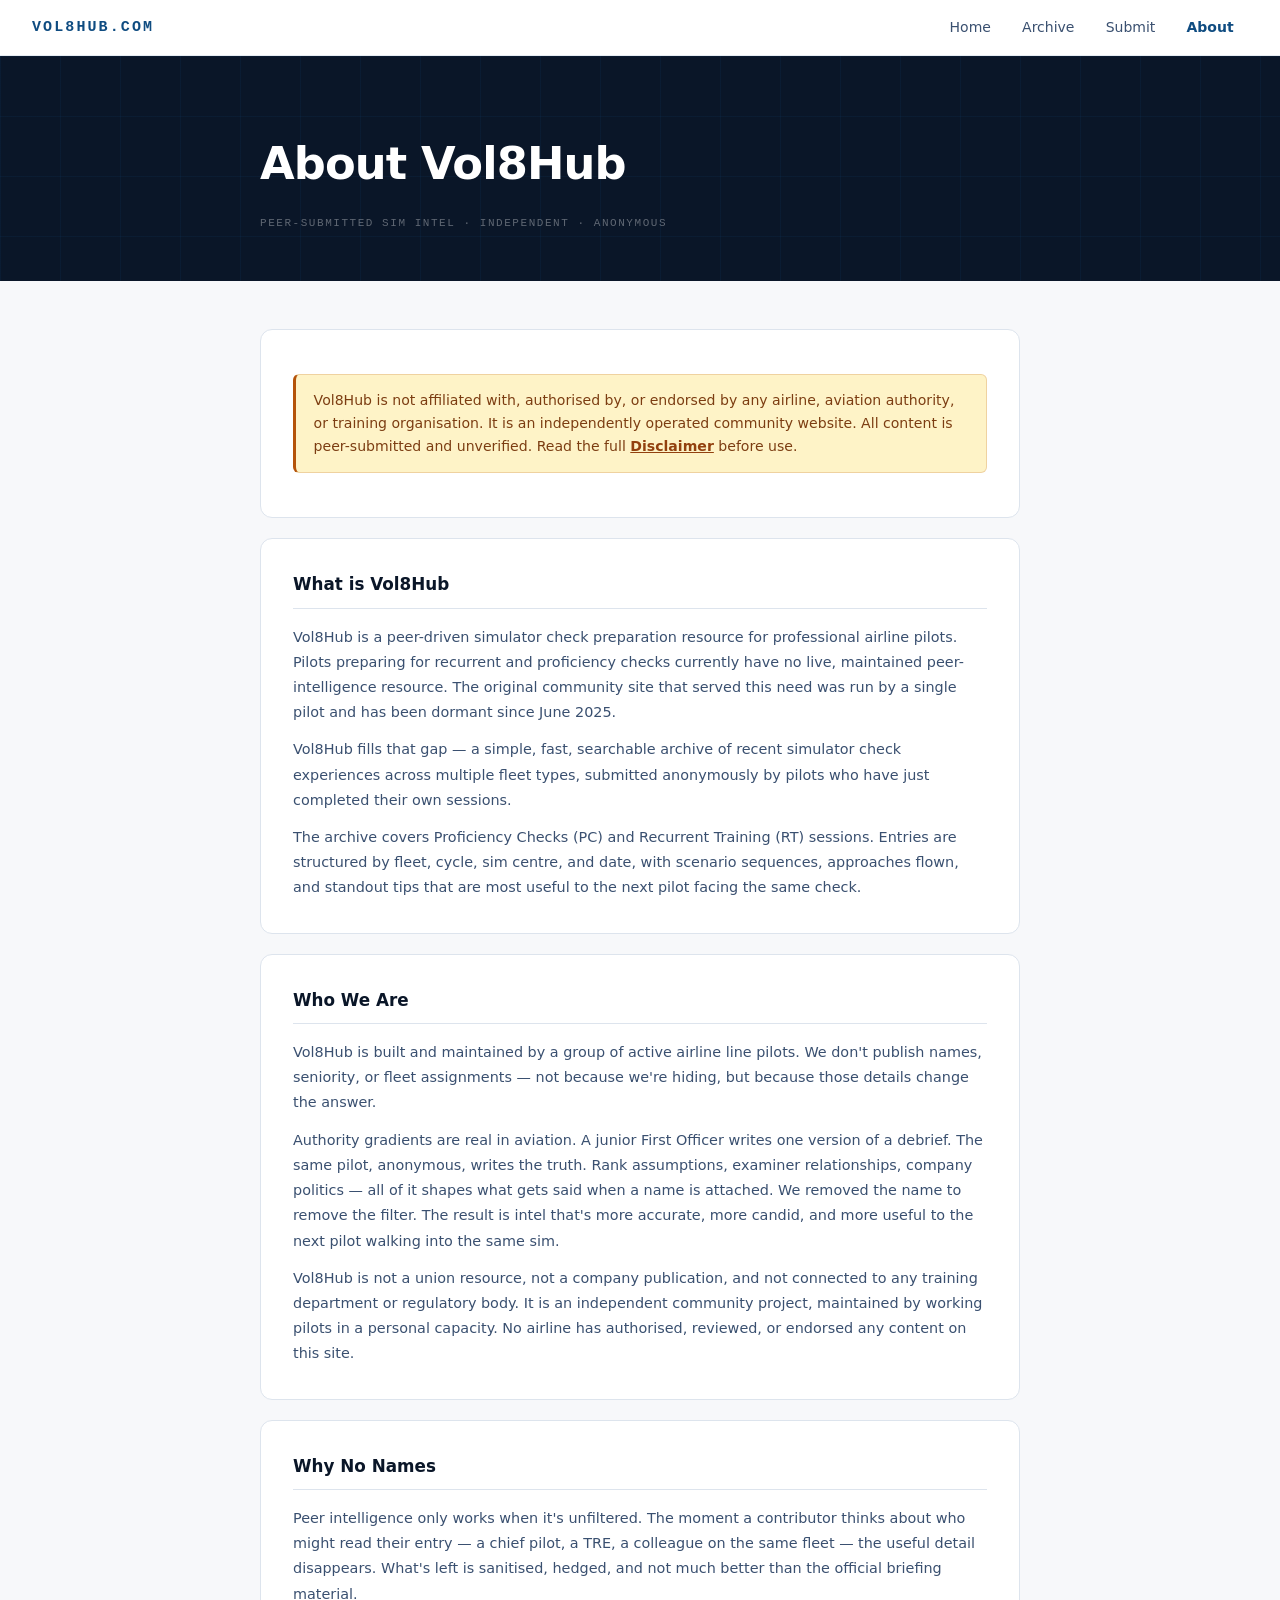
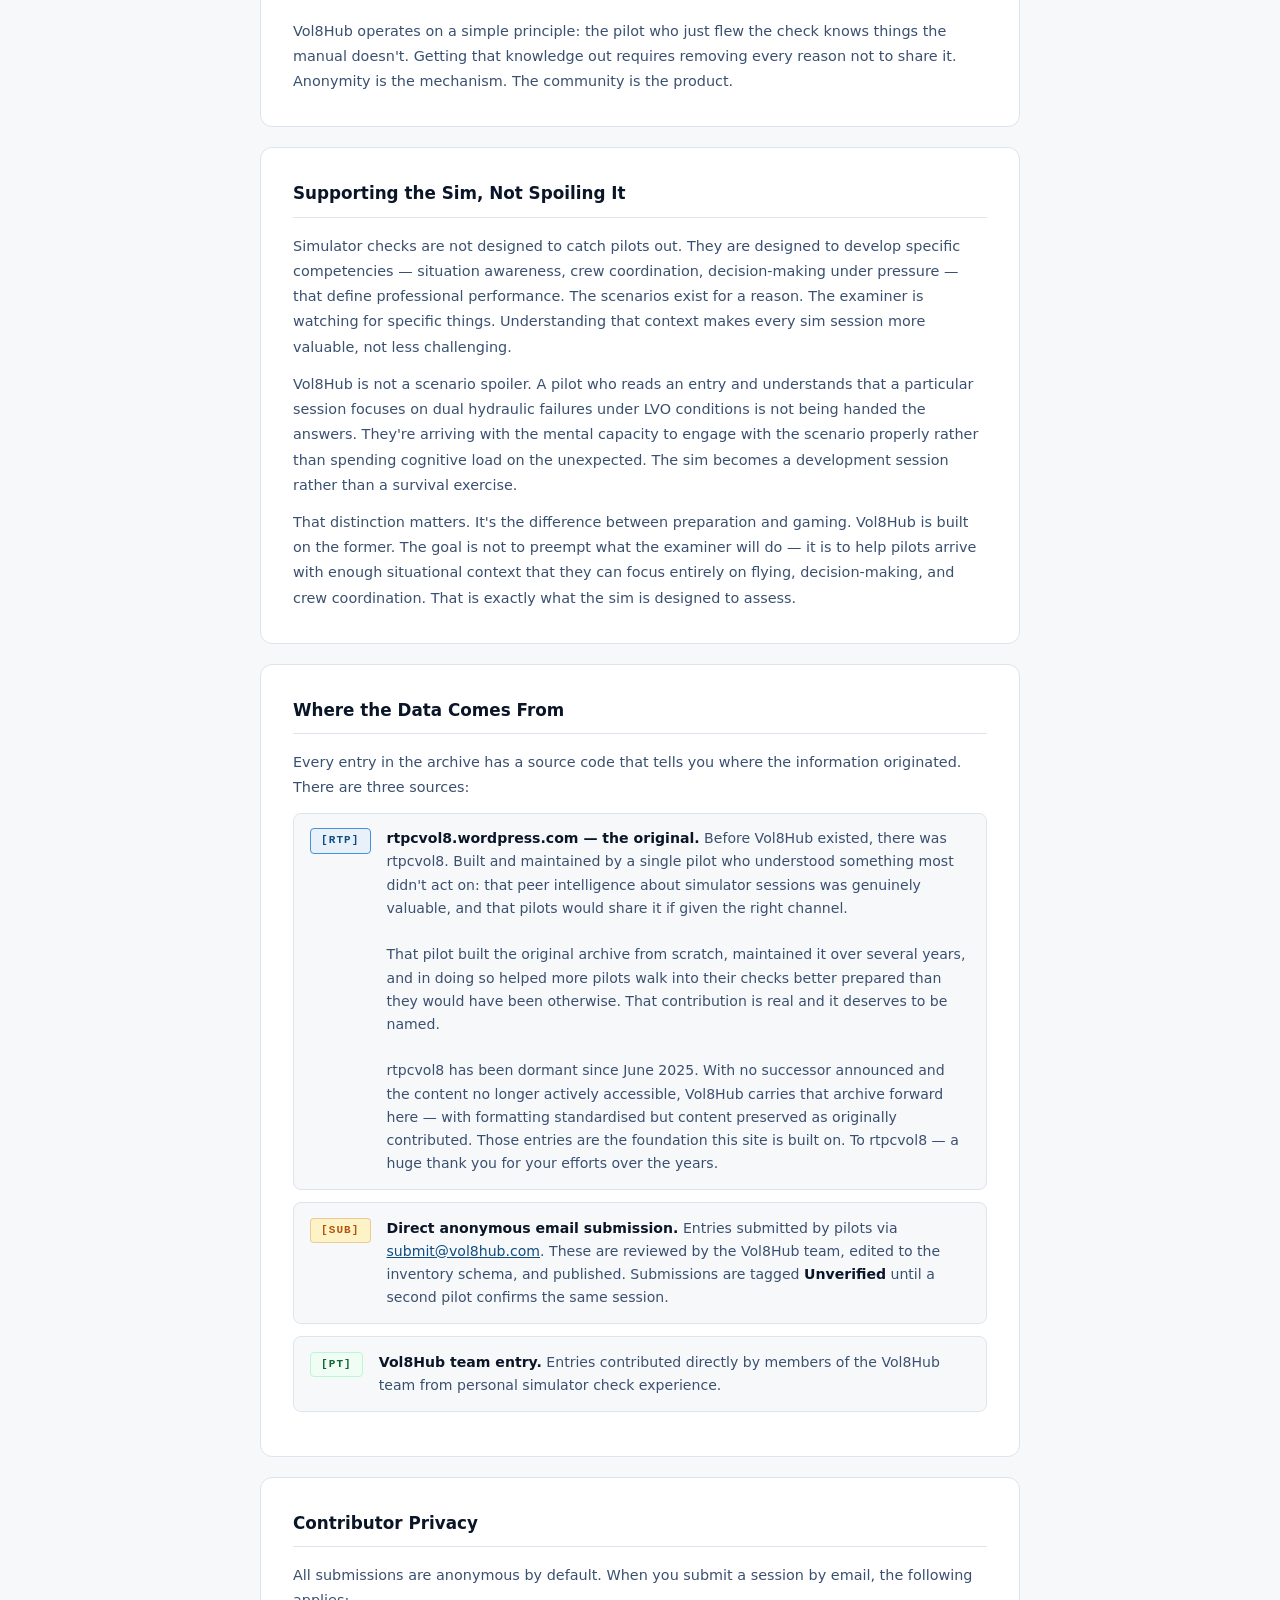
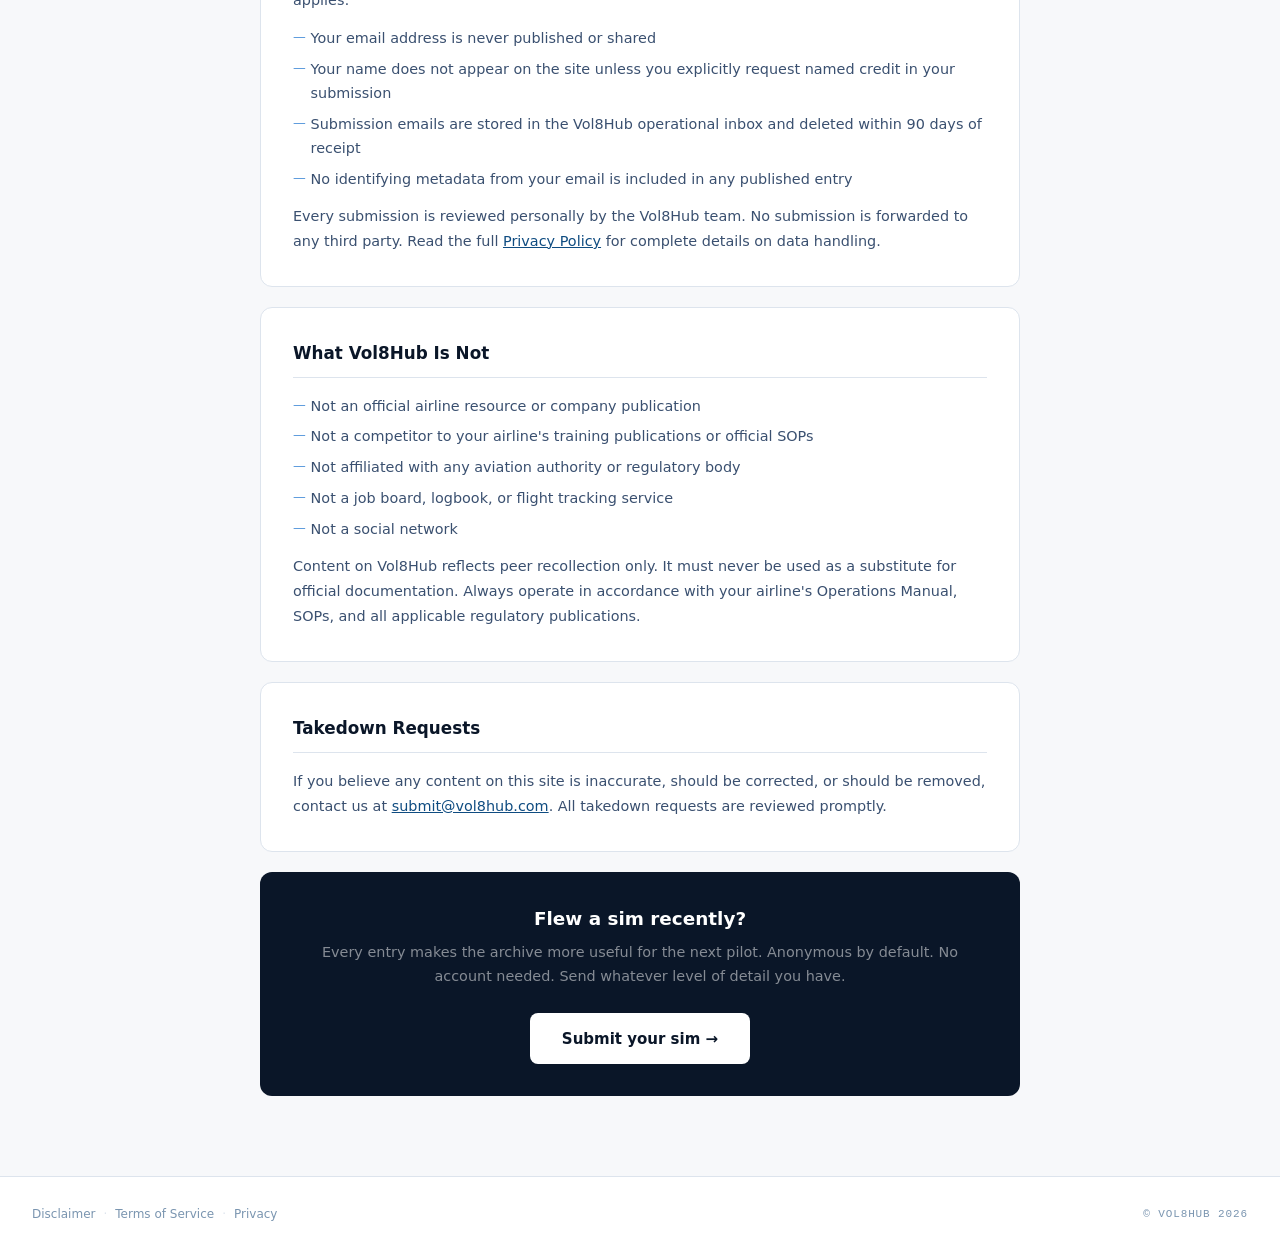
<file: about.html>
<!DOCTYPE html>
<html lang="en">
<head>
<meta charset="UTF-8">
<meta name="viewport" content="width=device-width, initial-scale=1.0">
<title>About — Vol8Hub</title>
<meta name="description" content="About Vol8Hub. Who we are, where the data comes from, and how to contribute.">
<link rel="canonical" href="https://vol8hub.com/about.html">
<link rel="icon" type="image/png" href="assets/images/favicon.png">
<meta property="og:type" content="website">
<meta property="og:title" content="About — Vol8Hub">
<meta property="og:description" content="About Vol8Hub. Who we are, where the data comes from, and how to contribute.">
<meta property="og:url" content="https://vol8hub.com/about.html">
<meta property="og:image" content="https://vol8hub.com/assets/images/og-image.png">
<meta property="og:image:width" content="1200">
<meta property="og:image:height" content="1200">
<meta name="twitter:card" content="summary_large_image">
<meta name="twitter:title" content="About — Vol8Hub">
<meta name="twitter:description" content="About Vol8Hub. Who we are, where the data comes from, and how to contribute.">
<meta name="twitter:image" content="https://vol8hub.com/assets/images/og-image.png">
<meta http-equiv="X-Content-Type-Options" content="nosniff">
<meta http-equiv="X-Frame-Options" content="DENY">
<meta http-equiv="Referrer-Policy" content="strict-origin-when-cross-origin">
<meta http-equiv="Permissions-Policy" content="geolocation=(), microphone=(), camera=()">
<meta http-equiv="Content-Security-Policy" content="
  default-src 'self';
  script-src 'self' 'unsafe-inline'
    https://subscribe-forms.beehiiv.com
    https://www.googletagmanager.com
    https://www.google-analytics.com;
  style-src 'self' 'unsafe-inline';
  img-src 'self' data: https://www.google-analytics.com;
  connect-src 'self'
    https://www.google-analytics.com
    https://analytics.google.com;
  frame-ancestors 'none';
">
<script async src="https://www.googletagmanager.com/gtag/js?id=G-PQC4GTRMK1"></script>
<script>window.dataLayer=window.dataLayer||[];function gtag(){dataLayer.push(arguments);}gtag('js',new Date());
/* Vol8Hub tracking v2 (2026-10-22): internal-traffic flag (visit ?internal=1 once per device, ?internal=0 to clear) + page_name on page_view */
(function(){try{var q=new URLSearchParams(location.search).get('internal');if(q==='1')localStorage.setItem('v8_internal','1');if(q==='0')localStorage.removeItem('v8_internal');window.v8Internal=localStorage.getItem('v8_internal')==='1';}catch(e){window.v8Internal=false;}})();
if(window.v8Internal){gtag('set',{traffic_type:'internal'});}
gtag('config','G-PQC4GTRMK1',{page_name:'about'});</script>
<link rel="stylesheet" href="assets/css/style.css">
<link rel="stylesheet" href="assets/css/legal.css">
</head>
<body class="page-body">

<header>
  <a href="index.html" class="logo">VOL8HUB.COM</a>
  <button class="hamburger" id="ham" aria-label="Toggle navigation">
    <span></span><span></span><span></span>
  </button>
  <nav id="nav">
    <a href="index.html">Home</a>
    <a href="archive.html">Archive</a>
    <a href="submit.html">Submit</a>
    <a href="about.html" class="active">About</a>
  </nav>
</header>

<section class="legal-hero">
  <div class="legal-hero-inner">
    <h1>About Vol8Hub</h1>
    <span class="legal-hero-meta">Peer-submitted sim intel · Independent · Anonymous</span>
  </div>
</section>

<div class="legal-body">
<div class="legal-inner">

  <!-- NOT OFFICIAL -->
  <div class="legal-card reveal">
    <div class="not-official">
      <p>Vol8Hub is not affiliated with, authorised by, or endorsed by any airline, aviation authority, or training organisation. It is an independently operated community website. All content is peer-submitted and unverified. Read the full <a href="disclaimer.html" style="color:#92400E;font-weight:600;">Disclaimer</a> before use.</p>
    </div>
  </div>

  <!-- WHAT IS VOL8HUB -->
  <div class="legal-card reveal reveal-d1">
    <h2>What is Vol8Hub</h2>
    <p>Vol8Hub is a peer-driven simulator check preparation resource for professional airline pilots. Pilots preparing for recurrent and proficiency checks currently have no live, maintained peer-intelligence resource. The original community site that served this need was run by a single pilot and has been dormant since June 2025.</p>
    <p>Vol8Hub fills that gap — a simple, fast, searchable archive of recent simulator check experiences across multiple fleet types, submitted anonymously by pilots who have just completed their own sessions.</p>
    <p>The archive covers Proficiency Checks (PC) and Recurrent Training (RT) sessions. Entries are structured by fleet, cycle, sim centre, and date, with scenario sequences, approaches flown, and standout tips that are most useful to the next pilot facing the same check.</p>
  </div>

  <!-- WHO IS PILOT TOM -->
  <div class="legal-card reveal reveal-d1">
    <h2>Who We Are</h2>
    <p>Vol8Hub is built and maintained by a group of active airline line pilots. We don't publish names, seniority, or fleet assignments — not because we're hiding, but because those details change the answer.</p>
    <p>Authority gradients are real in aviation. A junior First Officer writes one version of a debrief. The same pilot, anonymous, writes the truth. Rank assumptions, examiner relationships, company politics — all of it shapes what gets said when a name is attached. We removed the name to remove the filter. The result is intel that's more accurate, more candid, and more useful to the next pilot walking into the same sim.</p>
    <p>Vol8Hub is not a union resource, not a company publication, and not connected to any training department or regulatory body. It is an independent community project, maintained by working pilots in a personal capacity. No airline has authorised, reviewed, or endorsed any content on this site.</p>
  </div>

  <div class="legal-card reveal reveal-d1">
    <h2>Why No Names</h2>
    <p>Peer intelligence only works when it's unfiltered. The moment a contributor thinks about who might read their entry — a chief pilot, a TRE, a colleague on the same fleet — the useful detail disappears. What's left is sanitised, hedged, and not much better than the official briefing material.</p>
    <p>Vol8Hub operates on a simple principle: the pilot who just flew the check knows things the manual doesn't. Getting that knowledge out requires removing every reason not to share it. Anonymity is the mechanism. The community is the product.</p>
  </div>

  <!-- SUPPORTING THE SIM -->
  <div class="legal-card reveal reveal-d1">
    <h2>Supporting the Sim, Not Spoiling It</h2>
    <p>Simulator checks are not designed to catch pilots out. They are designed to develop specific competencies — situation awareness, crew coordination, decision-making under pressure — that define professional performance. The scenarios exist for a reason. The examiner is watching for specific things. Understanding that context makes every sim session more valuable, not less challenging.</p>
    <p>Vol8Hub is not a scenario spoiler. A pilot who reads an entry and understands that a particular session focuses on dual hydraulic failures under LVO conditions is not being handed the answers. They're arriving with the mental capacity to engage with the scenario properly rather than spending cognitive load on the unexpected. The sim becomes a development session rather than a survival exercise.</p>
    <p>That distinction matters. It's the difference between preparation and gaming. Vol8Hub is built on the former. The goal is not to preempt what the examiner will do — it is to help pilots arrive with enough situational context that they can focus entirely on flying, decision-making, and crew coordination. That is exactly what the sim is designed to assess.</p>
  </div>

  <!-- DATA SOURCES -->
  <div class="legal-card reveal reveal-d2">
    <h2>Where the Data Comes From</h2>
    <p>Every entry in the archive has a source code that tells you where the information originated. There are three sources:</p>

    <div class="about-sources">
      <div class="source-row">
        <span class="source-badge rtp">[RTP]</span>
        <div class="source-text">
          <strong>rtpcvol8.wordpress.com — the original.</strong> Before Vol8Hub existed, there was rtpcvol8. Built and maintained by a single pilot who understood something most didn't act on: that peer intelligence about simulator sessions was genuinely valuable, and that pilots would share it if given the right channel.
          <br><br>
          That pilot built the original archive from scratch, maintained it over several years, and in doing so helped more pilots walk into their checks better prepared than they would have been otherwise. That contribution is real and it deserves to be named.
          <br><br>
          rtpcvol8 has been dormant since June 2025. With no successor announced and the content no longer actively accessible, Vol8Hub carries that archive forward here — with formatting standardised but content preserved as originally contributed. Those entries are the foundation this site is built on. To rtpcvol8 — a huge thank you for your efforts over the years.
        </div>
      </div>
      <div class="source-row">
        <span class="source-badge sub">[SUB]</span>
        <div class="source-text">
          <strong>Direct anonymous email submission.</strong> Entries submitted by pilots via <a href="mailto:submit@vol8hub.com" style="color:var(--blue);font-weight:500;">submit@vol8hub.com</a>. These are reviewed by the Vol8Hub team, edited to the inventory schema, and published. Submissions are tagged <strong>Unverified</strong> until a second pilot confirms the same session.
        </div>
      </div>
      <div class="source-row">
        <span class="source-badge pt">[PT]</span>
        <div class="source-text">
          <strong>Vol8Hub team entry.</strong> Entries contributed directly by members of the Vol8Hub team from personal simulator check experience.
        </div>
      </div>
    </div>
  </div>

  <!-- CONTRIBUTOR PRIVACY -->
  <div class="legal-card reveal reveal-d2">
    <h2>Contributor Privacy</h2>
    <p>All submissions are anonymous by default. When you submit a session by email, the following applies:</p>
    <ul>
      <li>Your email address is never published or shared</li>
      <li>Your name does not appear on the site unless you explicitly request named credit in your submission</li>
      <li>Submission emails are stored in the Vol8Hub operational inbox and deleted within 90 days of receipt</li>
      <li>No identifying metadata from your email is included in any published entry</li>
    </ul>
    <p>Every submission is reviewed personally by the Vol8Hub team. No submission is forwarded to any third party. Read the full <a href="privacy.html" style="color:var(--blue);font-weight:500;">Privacy Policy</a> for complete details on data handling.</p>
  </div>

  <!-- WHAT THIS IS NOT -->
  <div class="legal-card reveal reveal-d2">
    <h2>What Vol8Hub Is Not</h2>
    <ul>
      <li>Not an official airline resource or company publication</li>
      <li>Not a competitor to your airline's training publications or official SOPs</li>
      <li>Not affiliated with any aviation authority or regulatory body</li>
      <li>Not a job board, logbook, or flight tracking service</li>
      <li>Not a social network</li>
    </ul>
    <p>Content on Vol8Hub reflects peer recollection only. It must never be used as a substitute for official documentation. Always operate in accordance with your airline's Operations Manual, SOPs, and all applicable regulatory publications.</p>
  </div>

  <!-- TAKEDOWN -->
  <div class="legal-card reveal reveal-d2">
    <h2>Takedown Requests</h2>
    <p>If you believe any content on this site is inaccurate, should be corrected, or should be removed, contact us at <a href="mailto:submit@vol8hub.com" style="color:var(--blue);font-weight:500;">submit@vol8hub.com</a>. All takedown requests are reviewed promptly.</p>
  </div>

  <!-- CTA -->
  <div class="about-cta reveal reveal-d2">
    <h2>Flew a sim recently?</h2>
    <p>Every entry makes the archive more useful for the next pilot. Anonymous by default. No account needed. Send whatever level of detail you have.</p>
    <a href="submit.html" class="btn-hero-primary" onclick="gtag('event','submit_cta_click')">Submit your sim →</a>
  </div>

</div>
</div>

<footer>
  <div class="footer-links">
    <a href="disclaimer.html">Disclaimer</a>
    <span class="sep">·</span>
    <a href="tos.html">Terms of Service</a>
    <span class="sep">·</span>
    <a href="privacy.html">Privacy</a>
  </div>
  <div class="footer-copy">© VOL8HUB 2026</div>
</footer>

<script src="assets/js/main.js"></script>
</body>
</html>
</file>
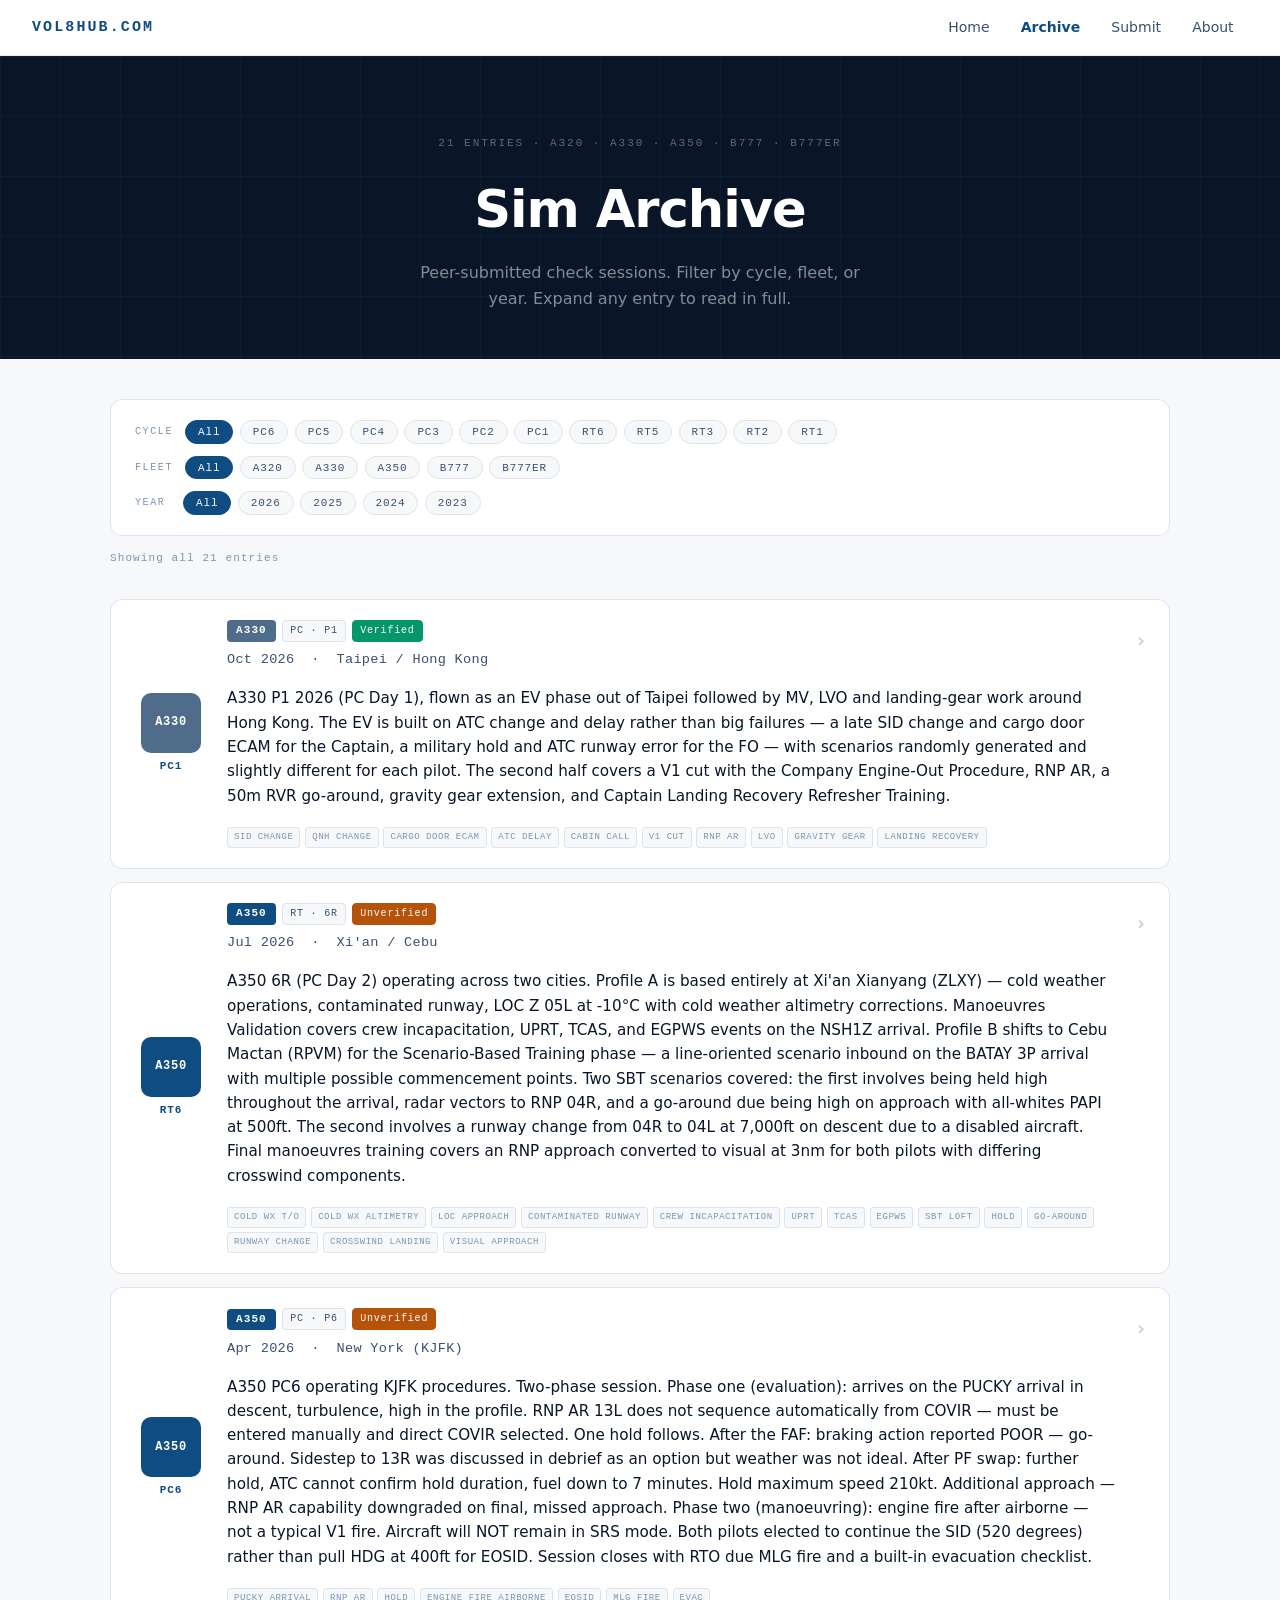
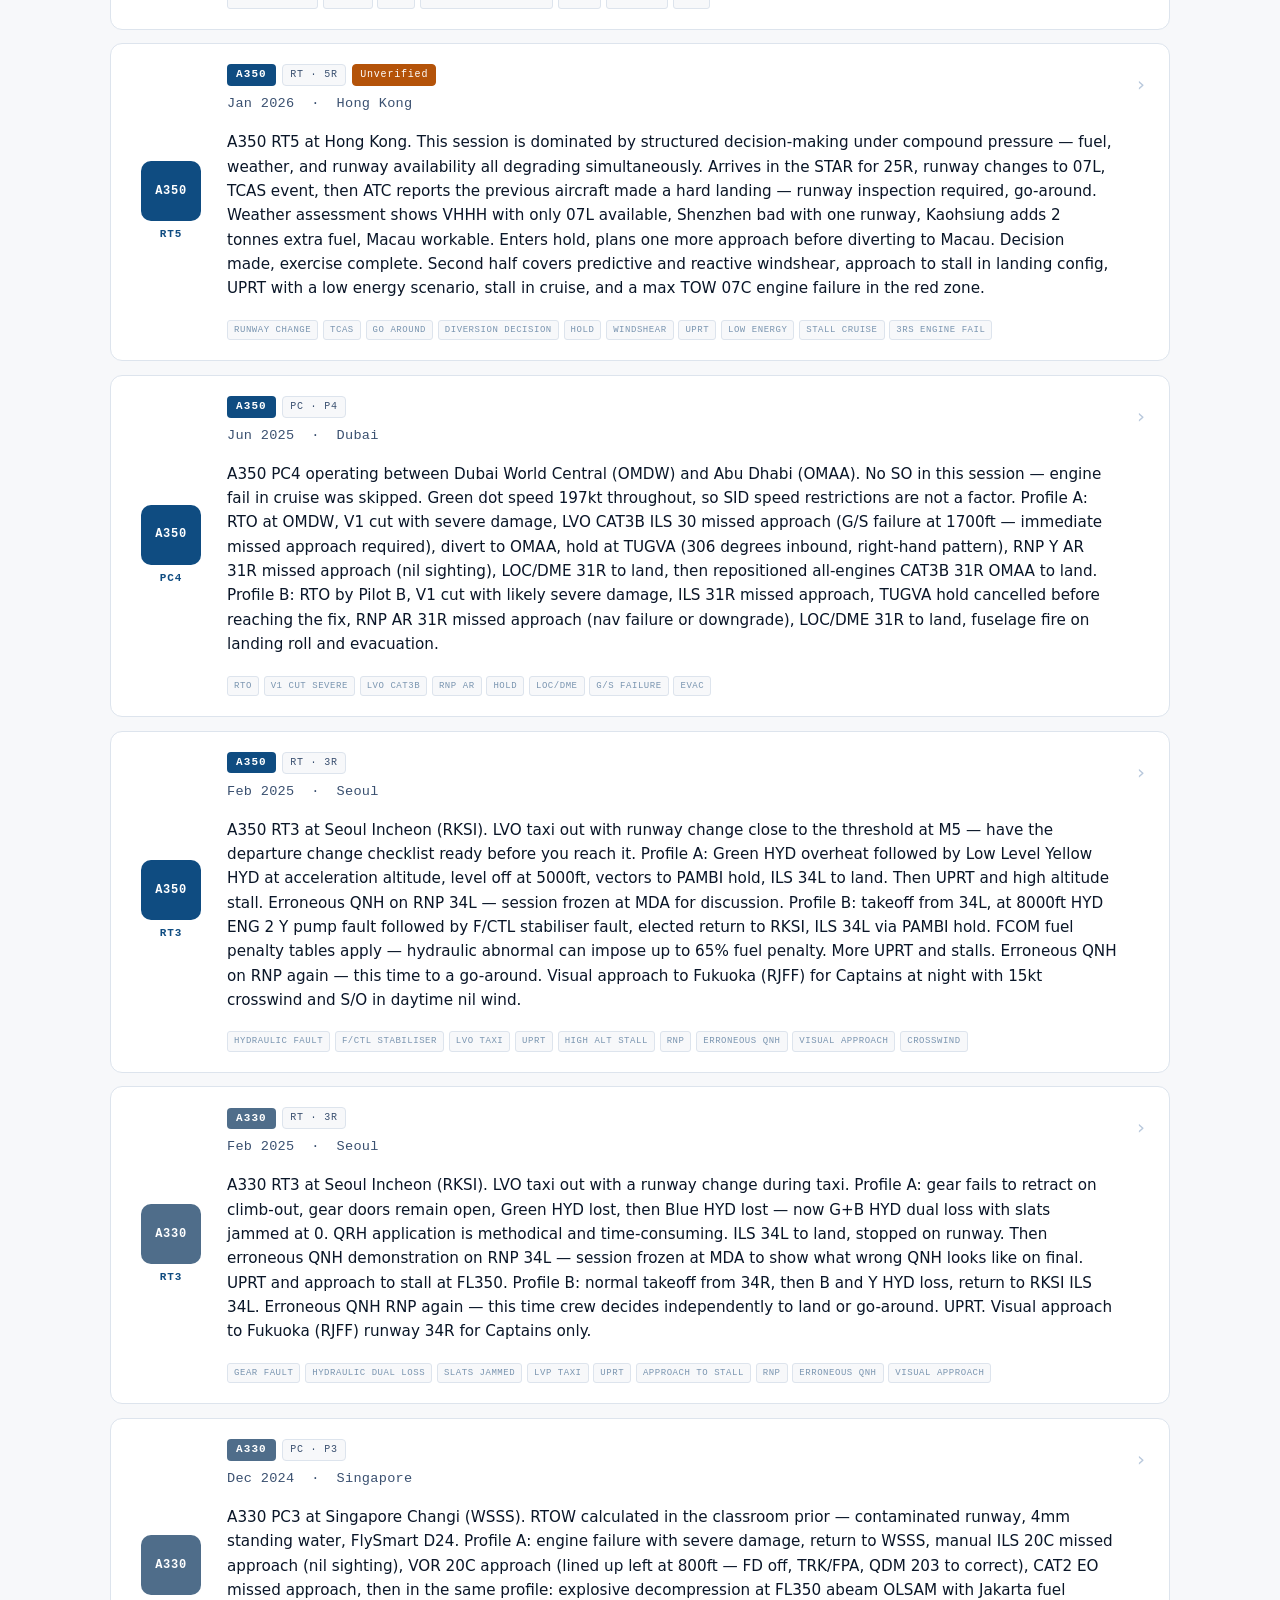
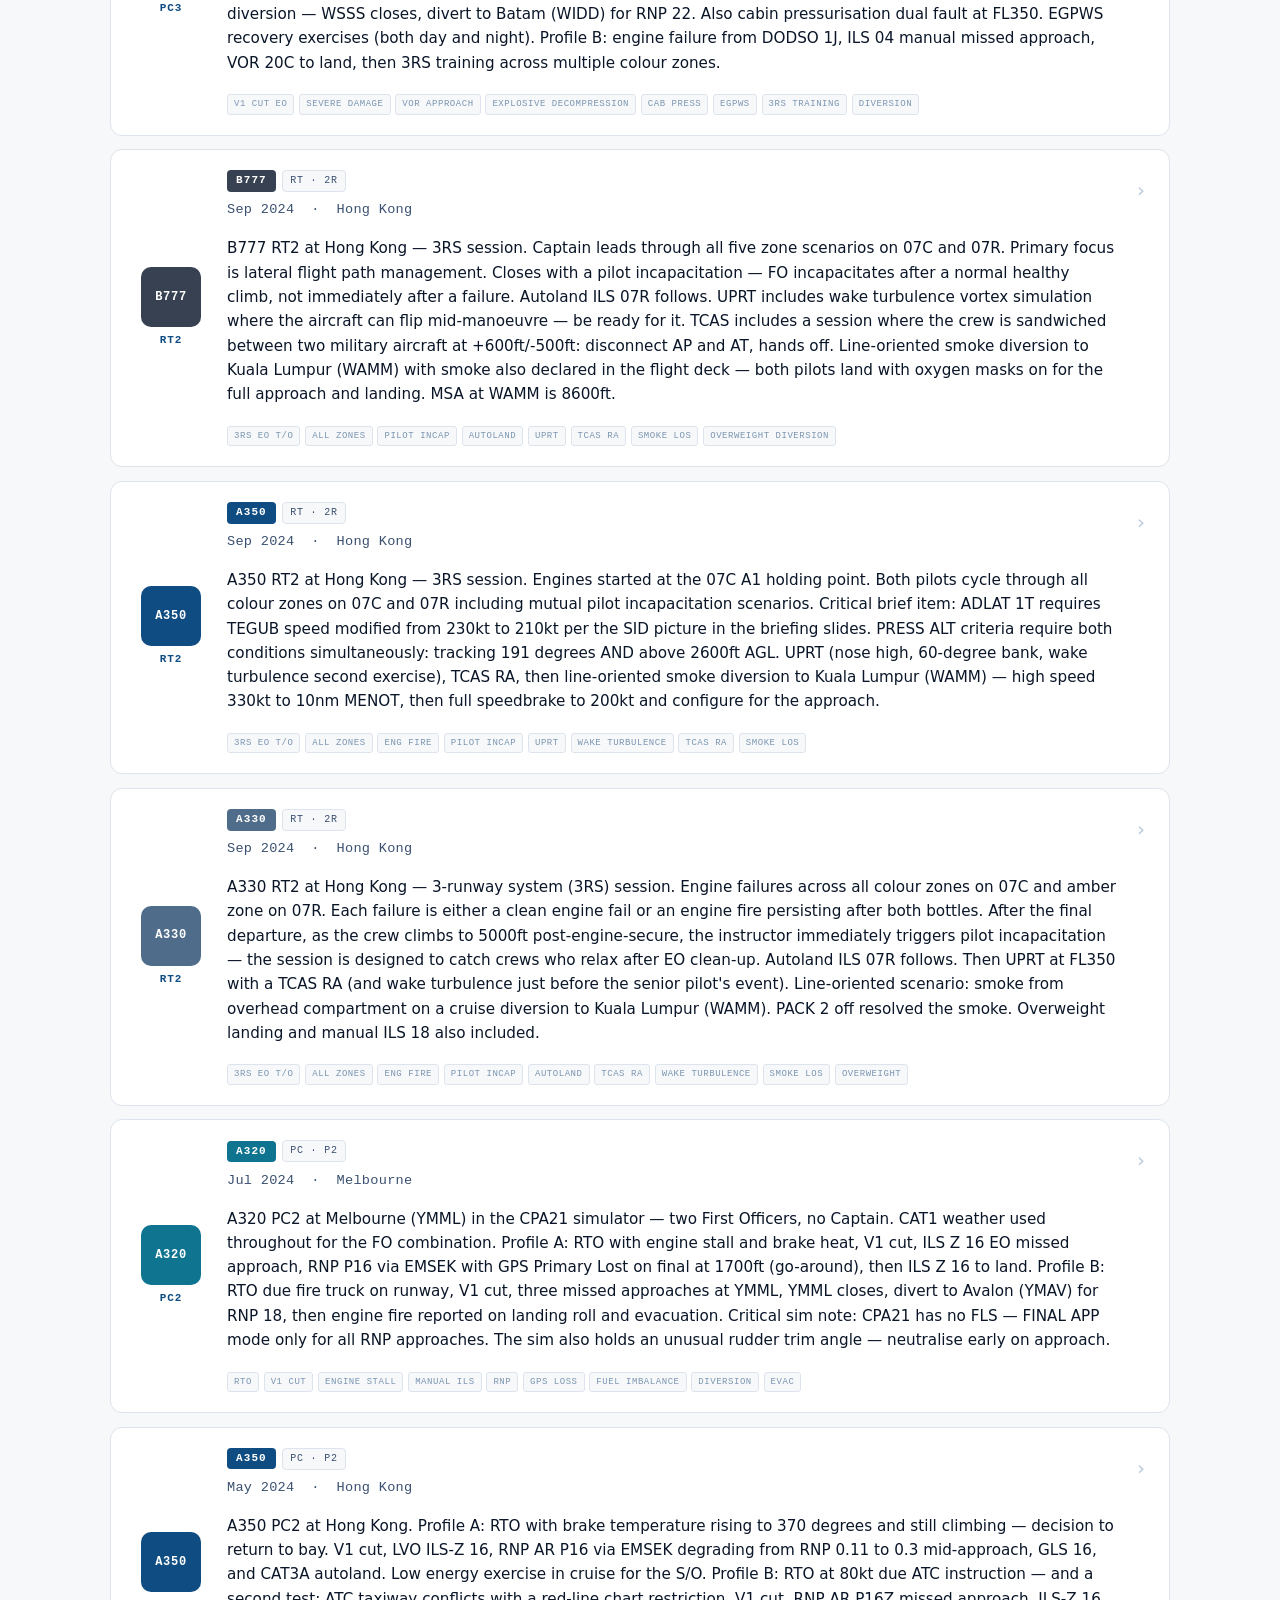
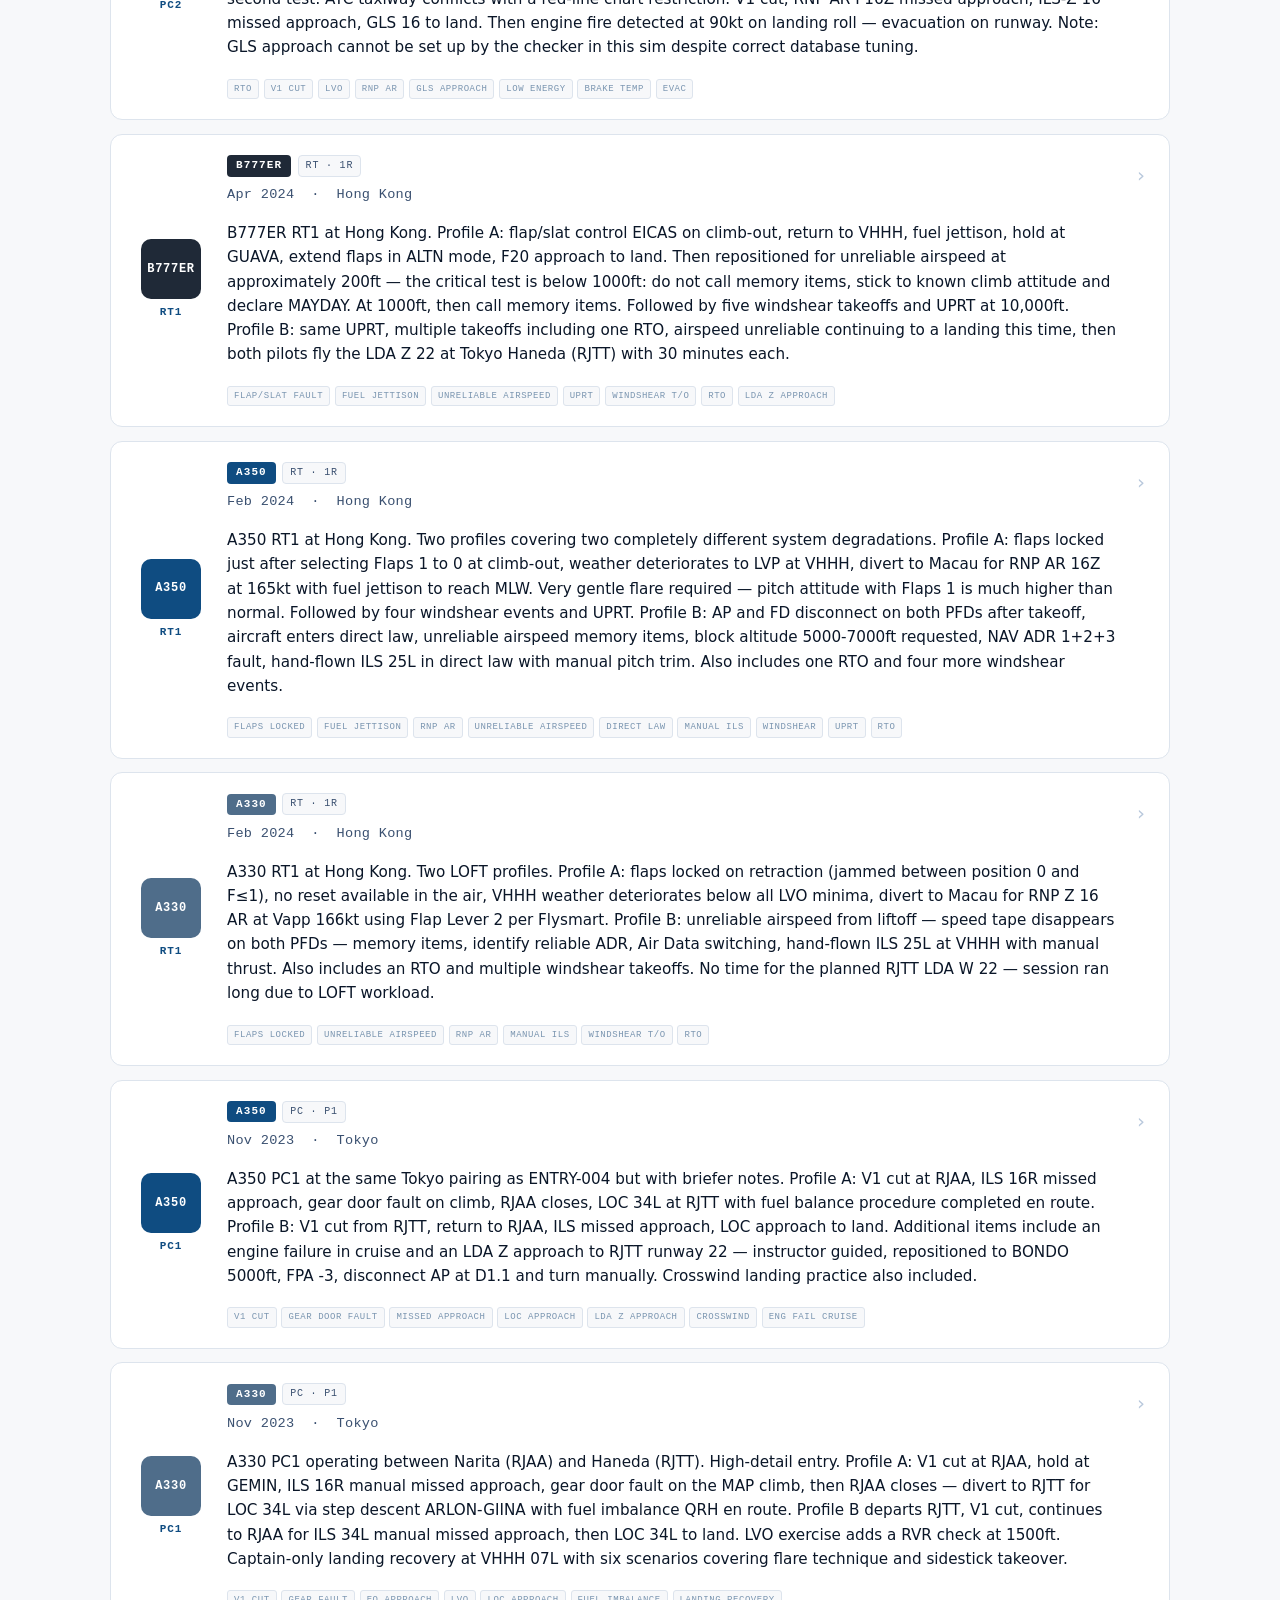
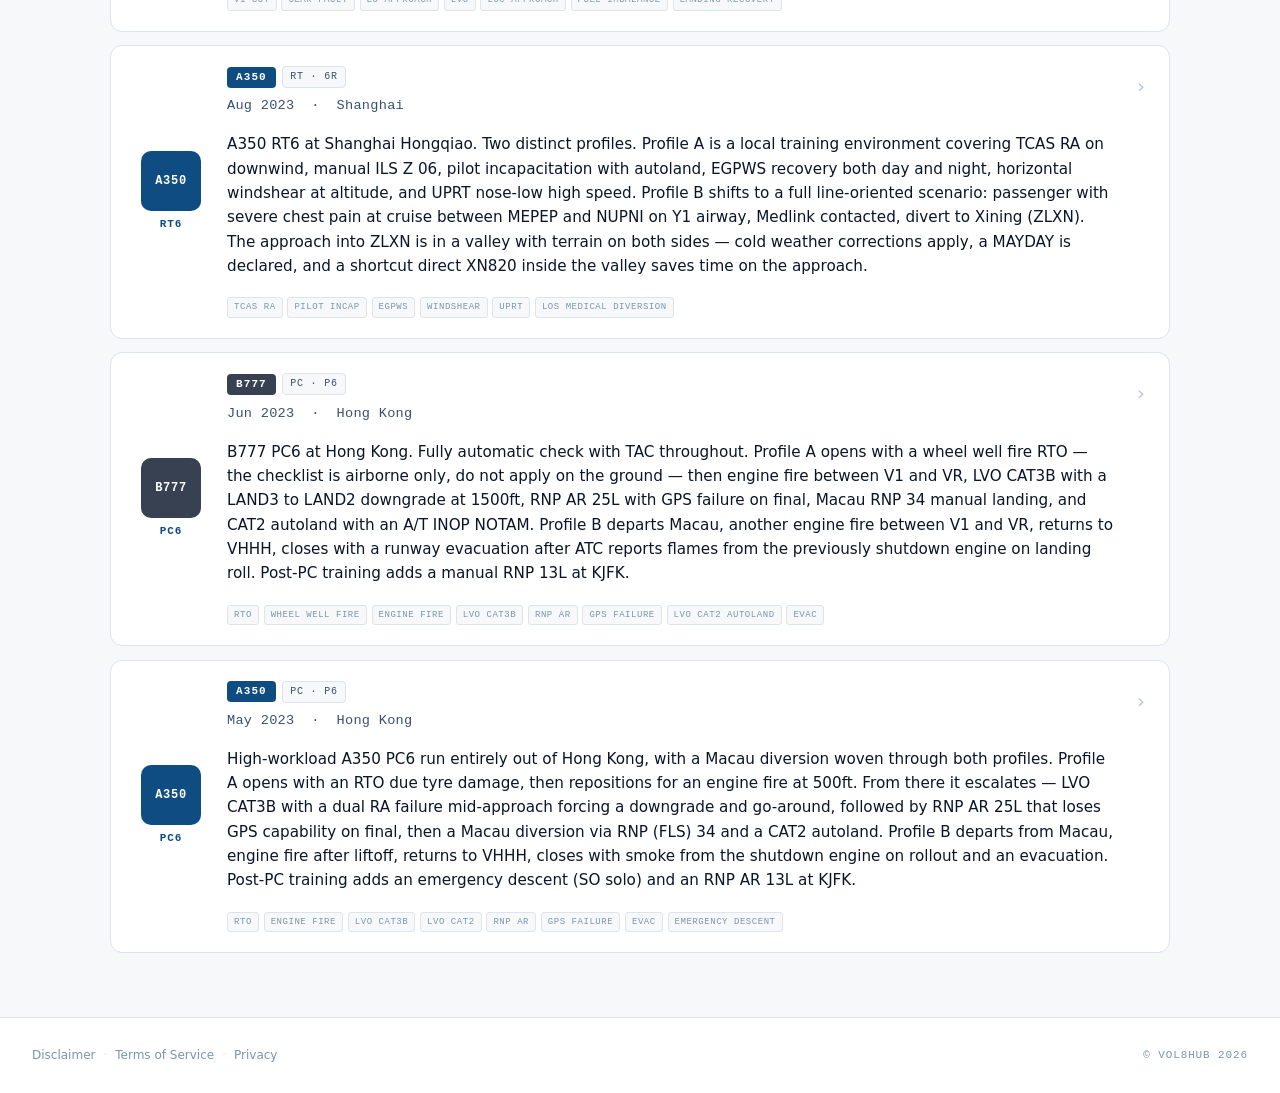
<file: archive.html>
<!DOCTYPE html>
<html lang="en">
<head>
<meta charset="UTF-8">
<meta name="viewport" content="width=device-width, initial-scale=1.0">
<title>Archive — Vol8Hub</title>
<meta name="description" content="Searchable archive of peer-submitted simulator check sessions. Filter by fleet, cycle, and year.">
<link rel="canonical" href="https://vol8hub.com/archive.html">
<link rel="icon" type="image/png" href="assets/images/favicon.png">
<meta property="og:type" content="website">
<meta property="og:title" content="Archive — Vol8Hub">
<meta property="og:description" content="Searchable archive of peer-submitted simulator check sessions. Filter by fleet, cycle, and year.">
<meta property="og:url" content="https://vol8hub.com/archive.html">
<meta property="og:image" content="https://vol8hub.com/assets/images/og-image.png">
<meta property="og:image:width" content="1200">
<meta property="og:image:height" content="1200">
<meta name="twitter:card" content="summary_large_image">
<meta name="twitter:title" content="Archive — Vol8Hub">
<meta name="twitter:description" content="Searchable archive of peer-submitted simulator check sessions. Filter by fleet, cycle, and year.">
<meta name="twitter:image" content="https://vol8hub.com/assets/images/og-image.png">
<meta http-equiv="X-Content-Type-Options" content="nosniff">
<meta http-equiv="X-Frame-Options" content="DENY">
<meta http-equiv="Referrer-Policy" content="strict-origin-when-cross-origin">
<meta http-equiv="Permissions-Policy" content="geolocation=(), microphone=(), camera=()">
<meta http-equiv="Content-Security-Policy" content="
  default-src 'self';
  script-src 'self' 'unsafe-inline'
    https://subscribe-forms.beehiiv.com
    https://www.googletagmanager.com
    https://www.google-analytics.com;
  style-src 'self' 'unsafe-inline';
  img-src 'self' data: https://www.google-analytics.com;
  connect-src 'self'
    https://www.google-analytics.com
    https://analytics.google.com;
  frame-ancestors 'none';
">
<script async src="https://www.googletagmanager.com/gtag/js?id=G-PQC4GTRMK1"></script>
<script>window.dataLayer=window.dataLayer||[];function gtag(){dataLayer.push(arguments);}gtag('js',new Date());
/* Vol8Hub tracking v2 (2026-10-22): internal-traffic flag (visit ?internal=1 once per device, ?internal=0 to clear) + page_name on page_view */
(function(){try{var q=new URLSearchParams(location.search).get('internal');if(q==='1')localStorage.setItem('v8_internal','1');if(q==='0')localStorage.removeItem('v8_internal');window.v8Internal=localStorage.getItem('v8_internal')==='1';}catch(e){window.v8Internal=false;}})();
if(window.v8Internal){gtag('set',{traffic_type:'internal'});}
gtag('config','G-PQC4GTRMK1',{page_name:'archive'});</script>
<link rel="stylesheet" href="assets/css/style.css">
<style>
/* ─── ARCHIVE PAGE STYLES ────────────────────────────────────────────── */
.archive-hero {
  background: var(--navy);
  padding: 4.5rem 2rem 3rem;
  text-align: center;
  position: relative; overflow: hidden;
}
.archive-hero::before {
  content: '';
  position: absolute; inset: 0;
  background-image:
    linear-gradient(rgba(15,76,129,0.12) 1px, transparent 1px),
    linear-gradient(90deg, rgba(15,76,129,0.12) 1px, transparent 1px);
  background-size: 60px 60px;
  animation: grid-pan 20s linear infinite;
}
@keyframes grid-pan {
  0%   { background-position: 0 0; }
  100% { background-position: 60px 60px; }
}
.archive-hero-inner { position: relative; z-index: 1; }
.archive-hero h1 {
  font-size: clamp(2rem, 5vw, 3.2rem);
  font-weight: 800; color: #fff;
  letter-spacing: -0.02em; margin-bottom: 0.6rem;
}
.archive-hero p {
  font-size: 1rem; color: rgba(255,255,255,0.5);
  max-width: 460px; margin: 0 auto;
}
.archive-count {
  display: inline-block;
  font-family: var(--mono); font-size: 11px;
  letter-spacing: 0.18em; text-transform: uppercase;
  color: rgba(255,255,255,0.35);
  margin-bottom: 1rem;
}

/* ─── ARCHIVE BODY ───────────────────────────────────────────────────── */
.archive-body {
  background: var(--off-white);
  padding: 2.5rem 2rem 4rem;
  min-height: 60vh;
}

/* ─── FILTER SECTION ─────────────────────────────────────────────────── */
.filter-section {
  max-width: 1060px; margin: 0 auto 2rem;
}
.filter-section .filter-bar { margin-bottom: 0; }
.results-count {
  font-family: var(--mono); font-size: 11px;
  letter-spacing: 0.1em; color: var(--text-3);
  margin-top: 0.85rem;
}

/* ─── ENTRY CARDS ────────────────────────────────────────────────────── */
.entry-grid {
  max-width: 1060px; margin: 0 auto;
  display: flex; flex-direction: column; gap: 0.85rem;
}

.entry-card {
  background: var(--white);
  border: 1px solid var(--border);
  border-radius: 12px;
  overflow: hidden;
  transition: box-shadow 0.2s, border-color 0.2s;
}
.entry-card:hover { border-color: var(--blue-light); }
.entry-card.hidden { display: none; }

/* Card header — always visible */
.card-header {
  display: grid;
  grid-template-columns: 72px 1fr auto;
  gap: 1.25rem;
  align-items: center;
  padding: 1.25rem 1.5rem;
  cursor: pointer;
  user-select: none;
}
.card-header:hover .card-toggle { color: var(--blue); }

/* Fleet column */
.card-fleet-col {
  display: flex; flex-direction: column;
  align-items: center; gap: 5px;
}
.card-fleet-box {
  width: 60px; height: 60px;
  background: var(--blue); border-radius: 10px;
  display: flex; align-items: center; justify-content: center;
  font-family: var(--mono); font-size: 12px; font-weight: 700;
  letter-spacing: 0.06em; color: #fff;
  text-align: center; line-height: 1.2;
}
.card-cycle-lbl {
  font-family: var(--mono); font-size: 11px; font-weight: 700;
  letter-spacing: 0.08em; color: var(--blue);
  text-align: center;
}

/* Meta column */
.card-meta { display: flex; flex-direction: column; gap: 0.45rem; }
.card-badges { display: flex; align-items: center; gap: 0.4rem; flex-wrap: wrap; }
.card-date-loc {
  font-size: 12px; color: var(--text-3);
  font-family: var(--mono); letter-spacing: 0.06em;
}
.card-tip-preview {
  font-size: 0.88rem; color: var(--text-2); font-style: italic;
  font-weight: 500;
  line-height: 1.55;
  display: -webkit-box;
  -webkit-line-clamp: 2; -webkit-box-orient: vertical;
  overflow: hidden;
}
.card-tags-row { display: flex; flex-wrap: wrap; gap: 0.3rem; }

/* Toggle */
.card-toggle {
  font-size: 20px; color: var(--border-strong);
  transition: transform 0.3s var(--ease-out), color 0.15s;
  flex-shrink: 0; align-self: flex-start; margin-top: 4px;
}
.entry-card.open .card-toggle { transform: rotate(90deg); color: var(--blue); }

/* Mobile "tap to expand" hint — hidden on desktop, shown below 768px */
.mobile-tap-hint { display: none; }

/* Card body — expanded content */
.card-body {
  display: none;
  border-top: 1px solid var(--border);
  padding: 1.5rem;
  background: var(--off-white);
}
.entry-card.open .card-body { display: block; }

.body-grid {
  display: grid;
  grid-template-columns: 1fr 1fr;
  gap: 1.5rem;
  margin-bottom: 1.25rem;
}
.body-col h4 {
  font-family: var(--mono); font-size: 10px;
  letter-spacing: 0.18em; text-transform: uppercase;
  color: var(--text-3); margin-bottom: 0.6rem;
}
.body-col ul {
  list-style: none; display: flex; flex-direction: column; gap: 0.35rem;
}
.body-col ul li {
  font-size: 0.85rem; color: var(--text-2); line-height: 1.55;
  padding-left: 1rem; position: relative;
}
.body-col ul li::before {
  content: '·'; position: absolute; left: 0;
  color: var(--blue-light);
}

.tips-block {
  background: var(--white);
  border: 1px solid var(--border);
  border-left: 3px solid var(--blue);
  border-radius: 8px;
  padding: 1rem 1.25rem;
}
.tips-block h4 {
  font-family: var(--mono); font-size: 10px;
  letter-spacing: 0.18em; text-transform: uppercase;
  color: var(--text-3); margin-bottom: 0.6rem;
}
.tips-block ul {
  list-style: none; display: flex; flex-direction: column; gap: 0.45rem;
}
.tips-block ul li {
  font-size: 0.88rem; color: var(--text-1);
  line-height: 1.6; padding-left: 1.1rem; position: relative;
}
.tips-block ul li::before {
  content: '→'; position: absolute; left: 0;
  color: var(--blue); font-size: 0.8rem;
}

.card-body-footer {
  margin-top: 1rem;
  display: flex; align-items: center; justify-content: space-between;
  flex-wrap: wrap; gap: 0.5rem;
}
.source-tag {
  font-family: var(--mono); font-size: 10px;
  letter-spacing: 0.08em; color: var(--text-3);
}
.add-entry-btn {
  font-family: var(--mono); font-size: 11px;
  letter-spacing: 0.08em;
  color: var(--blue); border: 1.5px solid var(--blue);
  background: transparent;
  padding: 0.35rem 0.9rem; border-radius: 6px;
  cursor: pointer; text-decoration: none;
  transition: background 0.15s, color 0.15s;
  display: inline-block;
}
.add-entry-btn:hover { background: var(--blue); color: #fff; }

/* No results */
#noResults {
  text-align: center; padding: 3rem 1rem;
  font-size: 0.95rem; color: var(--text-3);
  display: none;
}
#noResults a { color: var(--blue); }

/* ─── RESPONSIVE ─────────────────────────────────────────────────────── */
@media (max-width: 760px) {
  .body-grid { grid-template-columns: 1fr; }
  .card-header { grid-template-columns: 60px 1fr auto; gap: 0.85rem; padding: 1rem; }
  .card-fleet-box { width: 50px; height: 50px; font-size: 11px; }
  .archive-body { padding: 1.5rem 1rem 3rem; }
}
@media (max-width: 480px) {
  .card-header { grid-template-columns: 1fr auto; }
  .card-fleet-col { display: none; }
}
@media (max-width: 768px) {
  .card-toggle { font-size: 28px; }
  .mobile-tap-hint {
    display: block;
    font-family: var(--mono); font-size: 10px;
    letter-spacing: 0.08em; color: var(--text-3);
    margin-top: 0.35rem;
  }
}
/* Verified badge (added 2026-10-19, mirrors .badge-unverified) */
.badge-verified {
  font-family: var(--mono); font-size: 10px; letter-spacing: 0.08em;
  color: #FFFFFF; background: var(--green);
  border: 1px solid var(--green);
  padding: 2px 7px; border-radius: 4px;
  display: inline-block;
}
</style>
</head>
<body class="page-body">

<header>
  <a href="index.html" class="logo">VOL8HUB.COM</a>
  <button class="hamburger" id="ham" aria-label="Toggle navigation">
    <span></span><span></span><span></span>
  </button>
  <nav id="nav">
    <a href="index.html">Home</a>
    <a href="archive.html" class="active">Archive</a>
    <a href="submit.html">Submit</a>
    <a href="about.html">About</a>
  </nav>
</header>

<!-- HERO -->
<section class="archive-hero">
  <div class="archive-hero-inner">
    <div class="archive-count">21 entries · A320 · A330 · A350 · B777 · B777ER</div>
    <h1>Sim Archive</h1>
    <p>Peer-submitted check sessions. Filter by cycle, fleet, or year. Expand any entry to read in full.</p>
  </div>
</section>

<!-- ARCHIVE BODY -->
<div class="archive-body">

  <!-- FILTERS -->
  <div class="filter-section reveal">
    <div class="filter-bar">
      <div class="filter-group">
        <span class="filter-group-label">Cycle</span>
        <div class="filter-pills">
          <button class="fpill active" data-filter="cycle" data-val="all">All</button>
          <button class="fpill" data-filter="cycle" data-val="P6">PC6</button>
          <button class="fpill" data-filter="cycle" data-val="P5">PC5</button>
          <button class="fpill" data-filter="cycle" data-val="P4">PC4</button>
          <button class="fpill" data-filter="cycle" data-val="P3">PC3</button>
          <button class="fpill" data-filter="cycle" data-val="P2">PC2</button>
          <button class="fpill" data-filter="cycle" data-val="P1">PC1</button>
          <button class="fpill" data-filter="cycle" data-val="6R">RT6</button>
          <button class="fpill" data-filter="cycle" data-val="5R">RT5</button>
          <button class="fpill" data-filter="cycle" data-val="3R">RT3</button>
          <button class="fpill" data-filter="cycle" data-val="2R">RT2</button>
          <button class="fpill" data-filter="cycle" data-val="1R">RT1</button>
        </div>
      </div>
      <div class="filter-group">
        <span class="filter-group-label">Fleet</span>
        <div class="filter-pills">
          <button class="fpill active" data-filter="fleet" data-val="all">All</button>
          <button class="fpill" data-filter="fleet" data-val="A320">A320</button>
          <button class="fpill" data-filter="fleet" data-val="A330">A330</button>
          <button class="fpill" data-filter="fleet" data-val="A350">A350</button>
          <button class="fpill" data-filter="fleet" data-val="B777">B777</button>
          <button class="fpill" data-filter="fleet" data-val="B777ER">B777ER</button>
        </div>
      </div>
      <div class="filter-group">
        <span class="filter-group-label">Year</span>
        <div class="filter-pills">
          <button class="fpill active" data-filter="year" data-val="all">All</button>
          <button class="fpill" data-filter="year" data-val="2026">2026</button>
          <button class="fpill" data-filter="year" data-val="2025">2025</button>
          <button class="fpill" data-filter="year" data-val="2024">2024</button>
          <button class="fpill" data-filter="year" data-val="2023">2023</button>
        </div>
      </div>
    </div>
    <div class="results-count" id="resultsCount">Showing all 21 entries</div>
  </div>

  <!-- ENTRY LIST -->
  <div class="entry-grid" id="entryGrid">

    <!-- ══ ENTRY 021 — A330 PC P1 Oct 2026 ══════════════════════════════ -->
    <div class="entry-card" id="entry-021" data-entry-id="021" data-slug="a330-pc1-p1-2026-10-rctp-vhhh"
         data-cycle="P1" data-fleet="A330" data-year="2026" data-date="2026-10">
      <div class="card-header" onclick="toggleCard(this)">
        <div class="card-fleet-col">
          <div class="card-fleet-box">A330</div>
          <div class="card-cycle-lbl">PC1</div>
        </div>
        <div class="card-meta">
          <div class="card-badges">
            <span class="badge-fleet">A330</span>
            <span class="badge-check">PC · P1</span>
            <span class="badge-verified">Verified</span>
          </div>
          <div class="entry-city">Oct 2026 &nbsp;&middot;&nbsp; Taipei / Hong Kong</div>
          <p class="entry-summary">A330 P1 2026 (PC Day 1), flown as an EV phase out of Taipei followed by MV, LVO and landing-gear work around Hong Kong. The EV is built on ATC change and delay rather than big failures — a late SID change and cargo door ECAM for the Captain, a military hold and ATC runway error for the FO — with scenarios randomly generated and slightly different for each pilot. The second half covers a V1 cut with the Company Engine-Out Procedure, RNP AR, a 50m RVR go-around, gravity gear extension, and Captain Landing Recovery Refresher Training.</p>
          <div class="card-tags-row">
            <span class="tag">SID CHANGE</span><span class="tag">QNH CHANGE</span><span class="tag">CARGO DOOR ECAM</span><span class="tag">ATC DELAY</span><span class="tag">CABIN CALL</span><span class="tag">V1 CUT</span><span class="tag">RNP AR</span><span class="tag">LVO</span><span class="tag">GRAVITY GEAR</span><span class="tag">LANDING RECOVERY</span>
          </div>
          <div class="entry-expand-hint">Tap to read full session</div>
        </div>
        <div class="card-toggle entry-chevron">›</div>
      </div>
      <div class="card-body">
        <div class="body-col profile-block">
          <h4>Profile A — Departure (EV phase)</h4>
          <ul>
            <li>Airport: RCTP (Taipei)</li>
            <li>Runway: 05R</li>
            <li>SID: CN — CHALI 1A, re-cleared SPRAY 1A on taxi · FO — (not stated)</li>
            <li>Weather: (not stated)</li>
            <li>Briefing: cold weather and LVO questions — "all the usual ones"</li>
            <li>EV scenarios are randomly generated — slightly different for each pilot</li>
          </ul>
        </div>
        <div class="body-col profile-block">
          <h4>Profile A — EV: Captain PF (in sequence)</h4>
          <ul>
            <li>Start at gate. QNH drops by 1 during pushback.</li>
            <li>Nearing the holding point, re-cleared SPRAY 1A departure — departure change procedure carried out, normal takeoff.</li>
            <li>Climb: CARGO DOOR NOT CLOSED ECAM, AFT cargo door indication on SD page. Elected to return. Exercise complete.</li>
          </ul>
        </div>
        <div class="body-col profile-block">
          <h4>Profile A — EV: FO PF (in sequence)</h4>
          <ul>
            <li>Start on taxiway S, cleared to holding point S1 RWY 05R.</li>
            <li>Re-cleared to hold short of S2 — 30 min delay due to military activity.</li>
            <li>Requested 05L — declined by ATC. Discuss fuel, engine shutdown, ask ATC for delay time.</li>
            <li>Military exercise complete, cleared to line up.</li>
            <li>Asked to vacate the runway due to ATC error — taxi off via S3, left turn, back to the holding point.</li>
            <li>Lined up and departed on second attempt.</li>
            <li>Climb out: ISM calls — passenger ran to the bathroom just after takeoff. On request for more info: passenger couldn't hold it due to the delay. Continue as normal. Exercise complete.</li>
          </ul>
        </div>
        <div class="body-col profile-block">
          <h4>Profile A — Approaches</h4>
          <ul>
            <li>None — EV exercises end airborne</li>
          </ul>
        </div>
        <div class="body-col profile-block">
          <h4>Profile B — Departure (MV / LVO / gear)</h4>
          <ul>
            <li>Airport: VHHH (Hong Kong)</li>
            <li>Runway: 25L or 07R (V1 cut) · 25L (LVO departure)</li>
            <li>SID: (not stated)</li>
            <li>Weather: (not stated) — LVO: RVR 100m reducing to 50m all zones</li>
          </ul>
        </div>
        <div class="body-col profile-block">
          <h4>Profile B — MV Phase (in sequence)</h4>
          <ul>
            <li>Same profile for FO, excluding the hold.</li>
            <li>Line up and depart 25L or 07R — V1 cut to clean.</li>
            <li>Reposition to intercept heading for ILS 07R — manual thrust and manual flight to acceleration altitude. Fly the Company Engine-Out Procedure. Exercise complete when on track 191°.</li>
            <li>Reposition near SOKOE — hold at LIMES as published, 1 pattern. Hold cancelled on the outbound leg; cleared procedural RNP Z 07R (AR). Disconnect and land.</li>
          </ul>
        </div>
        <div class="body-col profile-block">
          <h4>Profile B — LVO (in sequence)</h4>
          <ul>
            <li>25L departure — exercise complete after passing 1000ft.</li>
            <li>Reposition to 3nm final 07L — initial RVR 100m all zones. Passing 1200ft, RVR now 50m all zones — go-around at 1000ft.</li>
            <li>Reposition to 3nm final — LVO approach and landing.</li>
          </ul>
        </div>
        <div class="body-col profile-block">
          <h4>Profile B — Landing Gear (FO PF)</h4>
          <ul>
            <li>Reposition near SOKOE, direct LIMES — hold as published, 1 pattern, then procedural ILS 07R.</li>
            <li>LGCIU 1+2 fault on entering the hold. QRH LGCIU reset — unsuccessful.</li>
            <li>Manual gravity gear extension; NWS lost as a consequence. Land and stop on the runway. Exercise complete.</li>
          </ul>
        </div>
        <div class="body-col profile-block">
          <h4>Additional Training — CN LRRT</h4>
          <ul>
            <li>Captain Landing Recovery Refresher Training: trainer in the FO seat deliberately introduces errors for the Captain to recover.</li>
            <li>Takeoff with multiple minor errors and full back stick at "rotate", requiring takeover.</li>
            <li>4 approaches with takeovers.</li>
          </ul>
        </div>
        <div class="body-col profile-block">
          <h4>Profile B — Approaches</h4>
          <ul>
            <li>RNP Z 07R (AR) — procedural, manual landing</li>
            <li>ILS 07L — go-around at 1000ft (RVR 50m)</li>
            <li>LVO approach and landing from 3nm final</li>
            <li>ILS 07R procedural — gravity gear extension, stop on runway (FO)</li>
            <li>LRRT — 4 approaches with takeovers (CN)</li>
          </ul>
        </div>
        <div class="intel-label">VOL8HUB TAKE ON WHAT THE EXAMINER IS WATCHING FOR</div>
        <p class="examiner-text">The Evaluation (EV) phase is designed to assess the 9 core competencies, which come out of ICAO and IATA's evidence-based training work. So the examiner isn't really marking the failure — they're looking for evidence of those skills. In this session that means applying the SOP when the takeoff clearance or SID changes on taxi, managing workload when the abnormal hits (the delay, the cargo door, the cabin call), and how well the two of you communicate throughout. A successful landing does NOT guarantee a pass if the core competencies aren't observed.</p>
        <p class="examiner-text">The Manoeuvres Validation (MV) phase is a different game. It's about accurate flying against the CAD 170 tolerances, and correctly identifying the minima to be used — especially for the LVO approaches.</p>
        <div class="intel-label">DON'T WALK IN WITHOUT KNOWING (VOL8HUB TIPS)</div>
        <div class="tip-line"><span class="tip-arrow">→</span>QNH limits for TOGA and FLEX takeoffs — know when a QNH change means your takeoff data needs redoing.</div>
        <div class="tip-line"><span class="tip-arrow">→</span>The engine-out SID procedure for your departure runway.</div>
        <div class="tip-line"><span class="tip-arrow">→</span>Landing gear gravity extension limitations.</div>
        <div class="tip-line"><span class="tip-arrow">→</span>The LGCIU fault QRH checklist — and what you lose when the reset doesn't work.</div>
        <div class="standout-block">
          <div class="intel-label">STANDOUT TIPS</div>
          <p>Cold weather and LVO questions in the briefing were all the usual ones. EV scenarios are randomly generated and slightly different for each pilot.</p>
        </div>
        <div class="contributor-block">
          <p class="contributor-label">CONTRIBUTED BY</p>
          <p class="contributor-name">✈ The Kiwi</p>
          <p class="contributor-meta">Direct submission · Oct 2026</p>
        </div>
        <div class="pilot-notes-placeholder" data-entry-id="021">
          <p class="pilot-notes-label">PILOT NOTES</p>
          <p class="pilot-notes-body">
            Something to add to this session?
            <a href="submit.html">Submit a note →</a>
          </p>
        </div>
        <div class="difficulty-placeholder" data-entry-id="021">
          <span class="difficulty-label">DIFFICULTY</span>
          <span class="difficulty-value">Not yet rated</span>
        </div>
        <div class="card-body-footer">
          <span class="source-tag">Source: Direct submission · Seat: Captain + FO</span>
          <a href="submit.html" class="add-entry-btn">+ Add to this entry</a>
        </div>
      </div>
    </div>

    <!-- ══ ENTRY 019 — A350 PC P6 Apr 2026 ══════════════════════════════ -->
    <div class="entry-card" id="entry-019" data-entry-id="019" data-slug="a350-pc6-p6-2026-04-vhhh"
         data-cycle="P6" data-fleet="A350" data-year="2026" data-date="2026-04">
      <div class="card-header" onclick="toggleCard(this)">
        <div class="card-fleet-col">
          <div class="card-fleet-box">A350</div>
          <div class="card-cycle-lbl">PC6</div>
        </div>
        <div class="card-meta">
          <div class="card-badges">
            <span class="badge-fleet">A350</span>
            <span class="badge-check">PC · P6</span>
            <span class="badge-unverified">Unverified</span>
          </div>
          <div class="entry-city">Apr 2026 &nbsp;&middot;&nbsp; New York (KJFK)</div>
          <p class="entry-summary">A350 PC6 operating KJFK procedures. Two-phase session. Phase one (evaluation): arrives on the PUCKY arrival in descent, turbulence, high in the profile. RNP AR 13L does not sequence automatically from COVIR — must be entered manually and direct COVIR selected. One hold follows. After the FAF: braking action reported POOR — go-around. Sidestep to 13R was discussed in debrief as an option but weather was not ideal. After PF swap: further hold, ATC cannot confirm hold duration, fuel down to 7 minutes. Hold maximum speed 210kt. Additional approach — RNP AR capability downgraded on final, missed approach. Phase two (manoeuvring): engine fire after airborne — not a typical V1 fire. Aircraft will NOT remain in SRS mode. Both pilots elected to continue the SID (520 degrees) rather than pull HDG at 400ft for EOSID. Session closes with RTO due MLG fire and a built-in evacuation checklist.</p>
          <div class="card-tags-row">
            <span class="tag">PUCKY ARRIVAL</span><span class="tag">RNP AR</span><span class="tag">HOLD</span><span class="tag">ENGINE FIRE AIRBORNE</span><span class="tag">EOSID</span><span class="tag">MLG FIRE</span><span class="tag">EVAC</span>
          </div>
          <div class="entry-expand-hint">Tap to read full session</div>
        </div>
        <div class="card-toggle entry-chevron">›</div>
      </div>
      <div class="card-body">
        <div class="body-col profile-block">
          <h4>Profile A — Departure</h4>
          <ul>
            <li>Airport: VHHH (as recorded by contributor — likely KJFK based on procedures flown)</li>
            <li>Arrival scenario: PUCKY arrival (descent phase)</li>
          </ul>
        </div>
        <div class="body-col profile-block">
          <h4>Profile A — Failures & Scenarios (in sequence)</h4>
          <ul>
            <li>Turbulence during descent; being high in profile during PUCKY arrival</li>
            <li>RNP AR 13L did not sequence from COVIR → had to enter manually; direct COVIR; one hold</li>
            <li>After FAF: braking action reported POOR → go around; note: sidestep to 13R was discussed in debrief as an option (WX not ideal); inform ISM and pax</li>
            <li>After PF swap: further hold; ATC uncertainty about hold duration; only 7 minutes of fuel; hold maximum 210kt; additional approach</li>
            <li>RNP AR CAPABILITY DOWNGRADED on final; missed approach</li>
          </ul>
        </div>
        <div class="body-col profile-block">
          <h4>Profile B — Manoeuvres</h4>
          <ul>
            <li>Engine fire after airborne (NOT typical V1 fire — be aware aircraft will not remain in SRS mode after airborne fire initiation)</li>
            <li>Both pilots elected NOT to pull HDG at 400ft for EOSID; continued 520° (as per SID)</li>
            <li>Note: TOGA not available below F speed with derated T/O (which is really low, lower than V1); for MCT after clean up — if still in DTO, pull levers back to CLB first, then back to MCT</li>
            <li>Good practice: advise ATC cannot maintain 2500ft altitude restriction due to engine failure</li>
            <li>Profile B ends with RTO due MLG fire; checklist includes emergency evacuation</li>
          </ul>
        </div>
        <div class="body-col profile-block">
          <h4>Profile B — Approaches</h4>
          <p class="examiner-text">(Not specified — manoeuvres focus; RTO and evacuation on runway)</p>
        </div>
        <div class="intel-label">WHAT THE EXAMINER IS WATCHING FOR</div>
        <p class="examiner-text">Fuel management discipline in the hold — 7 minutes is stated explicitly. RNP AR capability awareness under pressure — when to go-around, when to continue. The airborne engine fire (not V1) catches crews because SRS drops out unexpectedly. The DTO to MCT thrust sequence is procedural and specific.</p>
        <div class="intel-label">DON'T WALK IN WITHOUT KNOWING</div>
        <div class="tip-line"><span class="tip-arrow">→</span>RNP AR 13L: if it does not sequence from COVIR automatically, enter it manually and direct COVIR. Do not wait for it to sequence.</div>
        <div class="tip-line"><span class="tip-arrow">→</span>Hold maximum speed: 210kt. Brief this before entering. Not managed speed, not 240kt. 210kt.</div>
        <div class="tip-line"><span class="tip-arrow">→</span>After PF swap in the hold: brief the new PF on the fuel state and time limit before they take control.</div>
        <div class="tip-line"><span class="tip-arrow">→</span>Engine fire after airborne (not V1): aircraft will NOT stay in SRS mode. Be ready to manage the climb manually.</div>
        <div class="tip-line"><span class="tip-arrow">→</span>TOGA is not available below F speed with derated takeoff. F speed is very low in this config — potentially below V1.</div>
        <div class="tip-line"><span class="tip-arrow">→</span>DTO to MCT: if still in DTO thrust, pull back to CLB first, then back to MCT. Cannot go direct DTO to MCT.</div>
        <div class="tip-line"><span class="tip-arrow">→</span>Advise ATC immediately that you cannot maintain the 2500ft altitude restriction after engine failure. Do not wait until levelled.</div>
        <div class="tip-line"><span class="tip-arrow">→</span>Braking action POOR: consider sidestep to 13R as an option. Brief it in the approach plan.</div>
        <div class="tip-line"><span class="tip-arrow">→</span>MLG fire RTO: the evacuation checklist is built into the RTO checklist. Do not skip it.</div>
        <div class="standout-block">
          <div class="intel-label">STANDOUT TIPS</div>
          <ul class="standout-list">
            <li>RNP AR 13L: if it doesn't sequence from COVIR automatically, enter manually and direct COVIR — don't wait</li>
            <li>Hold maximum speed: 210kt — note this and brief it before entering</li>
            <li>After PF swap in hold: brief the new PF on fuel state and time limit before they take control</li>
            <li>Engine fire after airborne (not V1): aircraft will NOT stay in SRS mode — be ready to manage manually</li>
            <li>TOGA not available below F speed with derated T/O (F speed is very low, potentially below V1 in some configs)</li>
            <li>DTO to MCT sequence: if still in DTO thrust setting, must pull back to CLB first before selecting MCT — cannot go direct DTO to MCT</li>
            <li>Advise ATC immediately of inability to maintain altitude restrictions after engine failure — don't wait until levelled off</li>
            <li>Braking action POOR go-around: consider sidestep to alternate runway as option; brief this in the approach plan</li>
            <li>MLG fire RTO: checklist includes evacuation — it is built in, don't skip it</li>
          </ul>
        </div>
        <div class="pilot-notes-placeholder" data-entry-id="019">
          <p class="pilot-notes-label">PILOT NOTES</p>
          <p class="pilot-notes-body">
            Something to add to this session?
            <a href="submit.html">Submit a note →</a>
          </p>
        </div>
        <div class="difficulty-placeholder" data-entry-id="019">
          <span class="difficulty-label">DIFFICULTY</span>
          <span class="difficulty-value">Not yet rated</span>
        </div>
        <div class="card-body-footer">
          <span class="source-tag">Source: Direct email submission · Seat: Captain + FO</span>
          <a href="submit.html" class="add-entry-btn">+ Add to this entry</a>
        </div>
      </div>
    </div>

    <!-- ══ ENTRY 020 — A350 RT 6R Jul 2026 ══════════════════════════════ -->
    <div class="entry-card" id="entry-020" data-entry-id="020" data-slug="a350-rt-6r-2026-07-zlxy"
         data-cycle="6R" data-fleet="A350" data-year="2026" data-date="2026-07">
      <div class="card-header" onclick="toggleCard(this)">
        <div class="card-fleet-col">
          <div class="card-fleet-box">A350</div>
          <div class="card-cycle-lbl">RT6</div>
        </div>
        <div class="card-meta">
          <div class="card-badges">
            <span class="badge-fleet">A350</span>
            <span class="badge-check">RT · 6R</span>
            <span class="badge-unverified">Unverified</span>
          </div>
          <div class="entry-city">Jul 2026 &nbsp;&middot;&nbsp; Xi'an / Cebu</div>
          <p class="entry-summary">A350 6R (PC Day 2) operating across two cities. Profile A is based entirely at Xi'an Xianyang (ZLXY) — cold weather operations, contaminated runway, LOC Z 05L at -10°C with cold weather altimetry corrections. Manoeuvres Validation covers crew incapacitation, UPRT, TCAS, and EGPWS events on the NSH1Z arrival. Profile B shifts to Cebu Mactan (RPVM) for the Scenario-Based Training phase — a line-oriented scenario inbound on the BATAY 3P arrival with multiple possible commencement points. Two SBT scenarios covered: the first involves being held high throughout the arrival, radar vectors to RNP 04R, and a go-around due being high on approach with all-whites PAPI at 500ft. The second involves a runway change from 04R to 04L at 7,000ft on descent due to a disabled aircraft. Final manoeuvres training covers an RNP approach converted to visual at 3nm for both pilots with differing crosswind components.</p>
          <div class="card-tags-row">
            <span class="tag">COLD WX T/O</span><span class="tag">COLD WX ALTIMETRY</span><span class="tag">LOC APPROACH</span><span class="tag">CONTAMINATED RUNWAY</span><span class="tag">CREW INCAPACITATION</span><span class="tag">UPRT</span><span class="tag">TCAS</span><span class="tag">EGPWS</span><span class="tag">SBT LOFT</span><span class="tag">HOLD</span><span class="tag">GO-AROUND</span><span class="tag">RUNWAY CHANGE</span><span class="tag">CROSSWIND LANDING</span><span class="tag">VISUAL APPROACH</span>
          </div>
          <div class="entry-expand-hint">Tap to read full session</div>
        </div>
        <div class="card-toggle entry-chevron">›</div>
      </div>
      <div class="card-body">
        <div class="body-col profile-block">
          <h4>Profile A — Departure</h4>
          <ul>
            <li>Airport: ZLXY (Xi'an Xianyang)</li>
            <li>Runway: 05L</li>
            <li>SID: (not stated — cold WX departure flown to clean configuration)</li>
            <li>Weather: -10°C, 5mm snow, contaminated runway, derate T/O</li>
          </ul>
        </div>
        <div class="body-col profile-block">
          <h4>Profile A — Failures & Scenarios (in sequence)</h4>
          <ul>
            <li>Briefing room: T/O performance and cold weather altimetry calculation for ZLXY at -10°C; 5mm snow; derate selected; F-speed vs V2+10 noted (no issue on A350)</li>
            <li>Setup at hold point with engines running; Profile A = Junior Pilot PF, Profile B = Senior Pilot PF</li>
            <li>Junior pilot single pilot: crew incapacitation, UPRT (horizontal windshear and nose-low upset recovery x2), TCAS event. Senior pilot in back seat.</li>
            <li>Senior pilot rejoins: EGPWS events on ZLXY NSH1Z arrival after XY908; 2 events per pilot — 1 with terrain deselected (GPWS caution and warning only), 1 normal EGPWS; vectors given with descent clearance to 2400m expedite; recover to above MSA after each event</li>
            <li>Junior pilot to back seat; senior pilot takes their turn at incapacitation, UPRT and TCAS; junior pilot rejoins for remainder of Profile A</li>
            <li>Cold temperature altimetry departure ZLXY 05L — flown to clean configuration; repositioned for LOC Z 05L approach; at 12nm already at 4100ft (corrected FAF altitude at -10°C); vertical intercept of profile at FAF</li>
            <li>A350: deselect G/S on Nav Aid page; A330: LOC/FPA per FCTM; A330 consider cold weather corrections to DME altitude checks on chart</li>
            <li>Exercise complete after landing</li>
          </ul>
        </div>
        <div class="body-col profile-block">
          <h4>Profile A — Approaches</h4>
          <ul>
            <li>LOC Z 05L ZLXY (cold weather, contaminated runway, -10°C corrections)</li>
          </ul>
        </div>
        <div class="body-col profile-block">
          <h4>Profile B — SBT Departure</h4>
          <ul>
            <li>Airport: RPVM (Cebu Mactan)</li>
            <li>Runway: 04R (initial), 04L (second scenario)</li>
            <li>SID: (not stated)</li>
            <li>Weather: Low cloud base; METAR RPVM 13010KT 110V200 2000 -RA OVC012 35/33 Q1003 (from official briefing flight folder)</li>
            <li>Setup: Standard repos en route, set RPVM 04R, night. SBT A = Senior Pilot PF, SBT B = Junior Pilot PF.</li>
            <li>NOTE: SBT scenario is instructor-selected based on crew TPMS data. The two scenarios below are what occurred in this specific session — other crews may receive different scenarios.</li>
          </ul>
        </div>
        <div class="body-col profile-block">
          <h4>Profile B — SBT Scenario 1 (in sequence)</h4>
          <ul>
            <li>RPVM BATAY 3P arrival at FL200 from overhead BATAY — commencement point confirmed by instructor in briefing</li>
            <li>Held high throughout the arrival; consistently had to request descent and approach clearance from ATC</li>
            <li>Eventually given radar vectors to intercept RNP 04R</li>
            <li>Low cloud base; visual with runway at 500ft; 4 whites on PAPI — too high on approach</li>
            <li>Go-around at minima; flown to clean; exercise complete</li>
          </ul>
        </div>
        <div class="body-col profile-block">
          <h4>Profile B — SBT Scenario 2 (in sequence)</h4>
          <ul>
            <li>Same RPVM BATAY 3P arrival; en route to TONYO at 10,000ft</li>
            <li>On descent passing 7,000ft: ATC advises 04R no longer available — disabled aircraft on runway; runway change to 04L</li>
            <li>Quick brief to capture runway change; approach checklist re-done for 04L</li>
            <li>Weather checked — VMC required for 04L per NOTAM but ceiling low; attempted approach regardless and managed to get visual</li>
            <li>Landed 04L</li>
          </ul>
        </div>
        <div class="body-col profile-block">
          <h4>Profile B — Manoeuvres Training (in sequence)</h4>
          <ul>
            <li>Takeoff manually flown to clean configuration</li>
            <li>Reposition for RNP approach converted to visual at 3nm final — both pilots</li>
            <li>FO: 15kt crosswind; CN: 30kt crosswind</li>
          </ul>
        </div>
        <div class="body-col profile-block">
          <h4>Profile B — Approaches</h4>
          <ul>
            <li>RNP 04R RPVM (SBT Scenario 1), Go-around (4 whites PAPI, too high)</li>
            <li>RNP 04L RPVM (SBT Scenario 2), Landed (low ceiling, VMC borderline)</li>
            <li>RNP converted to visual 3nm RPVM 04R (Manoeuvres Training, both pilots)</li>
          </ul>
        </div>
        <div class="intel-label">WHAT THE EXAMINER IS WATCHING FOR</div>
        <p class="examiner-text">Cold weather altimetry discipline on the LOC Z 05L — specifically whether crews apply corrections correctly and whether they know the limitation regarding China ATC. In the SBT phase, the instructor is watching for structured decision-making in a degrading arrival environment: being held high, managing fuel, making runway change decisions under time pressure. The SBT scenario is selected based on each crew's TPMS competency data — it will not be the same for every crew.</p>
        <div class="intel-label">DON'T WALK IN WITHOUT KNOWING</div>
        <div class="tip-line"><span class="tip-arrow">→</span>ZLXY cold weather LOC Z 05L: Ops 8.1.1.4 states China ATC does not apply cold weather corrections. Ask for higher altitudes (e.g. FAF 1200m → request 1500m). May not always be given in China. But be aware of this for enhances Situational Awareness.</div>
        <div class="tip-line"><span class="tip-arrow">→</span>A350: deselect G/S on the Nav Aid page for the LOC Z 05L. A330: flown in LOC/FPA per FCTM.</div>
        <div class="tip-line"><span class="tip-arrow">→</span>Cold WX departure ZLXY 05L: beware F-speed vs V2+10. No issue on the A350 but worth checking for the A330.</div>
        <div class="tip-line"><span class="tip-arrow">→</span>5mm of snow → derate T/O. Know your limitations for derate takeoff, limitation for Flex take off on contaminated runways and awareness should the QNH change.</div>
        <div class="tip-line"><span class="tip-arrow">→</span>EGPWS: two events each — one with terrain. EGWPS memory Items. Both on the NSH1Z arrival after XY908. Recover to above MSA after each event.</div>
        <div class="tip-line"><span class="tip-arrow">→</span>Cold temperature altimetry correction. Expect At 12nm on the LOC Z 05L, expect to already be at 4100ft — this is the corrected FAF altitude at -10°C. Vertical intercept of the profile occurs at the FAF. Will you modify the FM profile?</div>
        <div class="tip-line"><span class="tip-arrow">→</span>A330 LOC/FPA: consider applying cold weather corrections to the DME altitude checks on the chart as a cross-reference.</div>
        <div class="tip-line"><span class="tip-arrow">→</span>RPVM RNP 04L/22R: per NOTAM, these approaches require VMC conditions with runway sighted at the FAF. RNP approaches as per FCTM.</div>
        <div class="tip-line"><span class="tip-arrow">→</span>SBT profile B is not fixed — over 60 possible scenarios exist. The instructor selects based on your TPMS data. Do not expect the same profile as a colleague.</div>
        <div class="tip-line"><span class="tip-arrow">→</span>RPVM terrain awareness: beware terrain surrounding the airport, especially if weather avoidance becomes a factor during the SBT.</div>
        <div class="tip-line"><span class="tip-arrow">→</span>Final manoeuvres training: RNP approach converted to visual at 3nm. FO gets 15kt crosswind, CN gets 30kt crosswind.</div>
        <div class="standout-block">
          <div class="intel-label">STANDOUT TIPS</div>
          <p>This session is designed around one competency above all else: terrain awareness. ZLXN and RPVM isn't selected by accident — ZLXY especially sits in a valley ringed by terrain on three sides, and cold weather altimetry corrections compound the exposure. The EGPWS events at ZLXY, the LOC approach with corrected altitudes, and the SBT scenario at RPVM are all expressions of the same training intent. Once you see that intent, the rest is just procedural and task management. Other pointers for this sim:</p>
          <ul class="standout-list">
            <li><strong>Incapacitation — Consider if Autoland is available, request protection.</strong></li>
            <li><strong>EGPWS: Verbalising above MSA during the recovery, show Situational Awareness.</strong></li>
            <li><strong>UPRT is training. Don't forget mouth music for UPRT.</strong></li>
            <li><strong>RPVM terrain: treat all weather deviations with terrain awareness.</strong></li>
            <li><strong>Manoeuvres training crosswind: FO gets 15kt, CN gets 30kt.</strong></li>
            <li><strong>Anticipate De-Icing.</strong> "Anticipate de-icing at ZLXY — 5mm snow means contaminated runway performance applies. Derate T/O is the call, consider the threats and limitations associate with it.</li>
          </ul>
        </div>
        <div class="contributor-block">
          <p class="contributor-label">CONTRIBUTED BY</p>
          <p class="contributor-name">✈ The Kiwi</p>
          <p class="contributor-meta">Direct WhatsApp submission · Jul 2026</p>
        </div>
        <div class="pilot-notes-placeholder" data-entry-id="020">
          <p class="pilot-notes-label">PILOT NOTES</p>
          <p class="pilot-notes-body">
            Something to add to this session?
            <a href="submit.html">Submit a note →</a>
          </p>
        </div>
        <div class="difficulty-placeholder" data-entry-id="020">
          <span class="difficulty-label">DIFFICULTY</span>
          <span class="difficulty-value">Not yet rated</span>
        </div>
        <div class="card-body-footer">
          <span class="source-tag">Source: Direct WhatsApp submission · Seat: Both pilots</span>
          <a href="submit.html" class="add-entry-btn">+ Add to this entry</a>
        </div>
      </div>
    </div>

    <!-- ══ ENTRY 018 — A350 RT 5R Jan 2026 ══════════════════════════════ -->
    <div class="entry-card" id="entry-018" data-entry-id="018" data-slug="a350-rt5-5r-2026-01-vhhh"
         data-cycle="5R" data-fleet="A350" data-year="2026" data-date="2026-01">
      <div class="card-header" onclick="toggleCard(this)">
        <div class="card-fleet-col">
          <div class="card-fleet-box">A350</div>
          <div class="card-cycle-lbl">RT5</div>
        </div>
        <div class="card-meta">
          <div class="card-badges">
            <span class="badge-fleet">A350</span>
            <span class="badge-check">RT · 5R</span>
            <span class="badge-unverified">Unverified</span>
          </div>
          <div class="entry-city">Jan 2026 &nbsp;&middot;&nbsp; Hong Kong</div>
          <p class="entry-summary">A350 RT5 at Hong Kong. This session is dominated by structured decision-making under compound pressure — fuel, weather, and runway availability all degrading simultaneously. Arrives in the STAR for 25R, runway changes to 07L, TCAS event, then ATC reports the previous aircraft made a hard landing — runway inspection required, go-around. Weather assessment shows VHHH with only 07L available, Shenzhen bad with one runway, Kaohsiung adds 2 tonnes extra fuel, Macau workable. Enters hold, plans one more approach before diverting to Macau. Decision made, exercise complete. Second half covers predictive and reactive windshear, approach to stall in landing config, UPRT with a low energy scenario, stall in cruise, and a max TOW 07C engine failure in the red zone.</p>
          <div class="card-tags-row">
            <span class="tag">RUNWAY CHANGE</span><span class="tag">TCAS</span><span class="tag">GO AROUND</span><span class="tag">DIVERSION DECISION</span><span class="tag">HOLD</span><span class="tag">WINDSHEAR</span><span class="tag">UPRT</span><span class="tag">LOW ENERGY</span><span class="tag">STALL CRUISE</span><span class="tag">3RS ENGINE FAIL</span>
          </div>
          <div class="entry-expand-hint">Tap to read full session</div>
        </div>
        <div class="card-toggle entry-chevron">›</div>
      </div>
      <div class="card-body">
        <div class="body-col profile-block">
          <h4>Profile A — Departure</h4>
          <ul>
            <li>Airport: VHHH</li>
            <li>Scenario: Arrives in STAR for 25R</li>
          </ul>
        </div>
        <div class="body-col profile-block">
          <h4>Profile A — Failures & Scenarios (in sequence)</h4>
          <ul>
            <li>Runway change from 25R to 07L</li>
            <li>TCAS event</li>
            <li>On approach: ATC advises previous aircraft made hard landing → runway inspection → go around</li>
            <li>WX assessment: VHHH shitty with only 07L available; Shenzhen bad WX with one runway only available; Kaohsiung OK but would arrive with 2 tonnes extra (fuel); Macau OK</li>
            <li>Entered hold to wait for runway inspection; planned one more approach then divert to Macau; decision made; exercise complete</li>
            <li>Predictive and reactive windshear exercises</li>
            <li>Approach to stall in landing config</li>
            <li>UPRT: low energy scenario (use V/S, off-track and talk to ATC); stall in cruise</li>
            <li>Max TOW on 07C with engine failure in the red zone</li>
          </ul>
        </div>
        <div class="body-col profile-block">
          <h4>Profile A — Approaches</h4>
          <ul>
            <li>Approach to 07L VHHH (disrupted by runway inspection go-around)</li>
            <li>Diversion decision to Macau (hold and reassess)</li>
          </ul>
        </div>
        <div class="intel-label">WHAT THE EXAMINER IS WATCHING FOR</div>
        <p class="examiner-text">Structured decision-making under time and fuel pressure. Can the crew lay out options clearly — available runways, fuel state, alternates — and commit at the right moment? The low energy UPRT tests whether the crew acknowledges being off-track and talks to ATC, rather than trying to fix it silently.</p>
        <div class="intel-label">DON'T WALK IN WITHOUT KNOWING</div>
        <div class="tip-line"><span class="tip-arrow">→</span>In the hold waiting for runway inspection: set a mental fuel limit before you enter. Know the number at which you divert regardless.</div>
        <div class="tip-line"><span class="tip-arrow">→</span>Low energy UPRT: use V/S, acknowledge being off-track out loud, call ATC early. Do not try to fix it silently.</div>
        <div class="tip-line"><span class="tip-arrow">→</span>Max TOW at 07C red zone: know your fuel and weight state before departure. It changes the EO trajectory and timeline significantly.</div>
        <div class="standout-block">
          <div class="intel-label">STANDOUT TIPS</div>
          <ul class="standout-list">
            <li>Decision making under fuel/weather/runway pressure: structure the options clearly (available runways, fuel state, alternates) before committing</li>
            <li>When in hold waiting for runway inspection: set a mental fuel limit for divert decision</li>
            <li>Low energy UPRT: use V/S, acknowledge being off-track, talk to ATC early — don't try to fix it silently</li>
            <li>Max TOW 07C red zone: know the fuel/weight state before departure — being max TOW changes the EO trajectory and timeline significantly</li>
          </ul>
        </div>
        <div class="pilot-notes-placeholder" data-entry-id="018">
          <p class="pilot-notes-label">PILOT NOTES</p>
          <p class="pilot-notes-body">
            Something to add to this session?
            <a href="submit.html">Submit a note →</a>
          </p>
        </div>
        <div class="difficulty-placeholder" data-entry-id="018">
          <span class="difficulty-label">DIFFICULTY</span>
          <span class="difficulty-value">Not yet rated</span>
        </div>
        <div class="card-body-footer">
          <span class="source-tag">Source: Direct email submission · Seat: Both pilots</span>
          <a href="submit.html" class="add-entry-btn">+ Add to this entry</a>
        </div>
      </div>
    </div>

    <!-- ══ ENTRY 017 — A350 PC P4 Jun 2025 ══════════════════════════════ -->
    <div class="entry-card" id="entry-017" data-entry-id="017" data-slug="a350-pc4-p4-2025-06-omdw"
         data-cycle="P4" data-fleet="A350" data-year="2025" data-date="2025-06">
      <div class="card-header" onclick="toggleCard(this)">
        <div class="card-fleet-col">
          <div class="card-fleet-box">A350</div>
          <div class="card-cycle-lbl">PC4</div>
        </div>
        <div class="card-meta">
          <div class="card-badges">
            <span class="badge-fleet">A350</span>
            <span class="badge-check">PC · P4</span>
          </div>
          <div class="entry-city">Jun 2025 &nbsp;&middot;&nbsp; Dubai</div>
          <p class="entry-summary">A350 PC4 operating between Dubai World Central (OMDW) and Abu Dhabi (OMAA). No SO in this session — engine fail in cruise was skipped. Green dot speed 197kt throughout, so SID speed restrictions are not a factor. Profile A: RTO at OMDW, V1 cut with severe damage, LVO CAT3B ILS 30 missed approach (G/S failure at 1700ft — immediate missed approach required), divert to OMAA, hold at TUGVA (306 degrees inbound, right-hand pattern), RNP Y AR 31R missed approach (nil sighting), LOC/DME 31R to land, then repositioned all-engines CAT3B 31R OMAA to land. Profile B: RTO by Pilot B, V1 cut with likely severe damage, ILS 31R missed approach, TUGVA hold cancelled before reaching the fix, RNP AR 31R missed approach (nav failure or downgrade), LOC/DME 31R to land, fuselage fire on landing roll and evacuation.</p>
          <div class="card-tags-row">
            <span class="tag">RTO</span><span class="tag">V1 CUT SEVERE</span><span class="tag">LVO CAT3B</span><span class="tag">RNP AR</span><span class="tag">HOLD</span><span class="tag">LOC/DME</span><span class="tag">G/S FAILURE</span><span class="tag">EVAC</span>
          </div>
          <div class="entry-expand-hint">Tap to read full session</div>
        </div>
        <div class="card-toggle entry-chevron">›</div>
      </div>
      <div class="card-body">
        <div class="body-col profile-block">
          <h4>Profile A — Departure</h4>
          <ul>
            <li>Airport: OMDW</li>
            <li>Runway: 30</li>
            <li>SID: DAMVO 4L</li>
          </ul>
        </div>
        <div class="body-col profile-block">
          <h4>Profile A — Failures & Scenarios (in sequence)</h4>
          <ul>
            <li>RTO — reverser unlocked (or engine failure) just after 100kt call; stop; actions; discuss post-RTO actions (taxi?, brakes, NITS); reposition</li>
            <li>Reposition — V1 cut; severe damage; levelled at 4000ft; WX and VIP restrictions at other fields → back to OMDW; RAVEC ILS 30 LVO CAT3B; missed approach G/S failure at ~1700ft</li>
            <li>RAVEC for OMAA at 4000ft; direct TUGVA; hold (306° inbound, RH pattern); program and enter hold; cancel hold; clear RNP Y(AR) OMAA 31R; missed approach nil sighting; RAVEC LOC/DME 31R OMAA; visibility improves; land 31R</li>
            <li>Reposition for all-engines LVO CAT3B 31R OMAA; land and taxi off to first taxiway; check LVO exits on FD Pro</li>
          </ul>
        </div>
        <div class="body-col profile-block">
          <h4>Profile A — Approaches</h4>
          <ul>
            <li>ILS 30 OMDW (LVO CAT3B, EO), Missed approach (G/S failure 1700ft)</li>
            <li>RNP Y(AR) 31R OMAA (EO), Missed approach (nil sighting)</li>
            <li>LOC/DME 31R OMAA (EO), Landed</li>
            <li>ILS CAT3B 31R OMAA (all engines), Landed</li>
          </ul>
        </div>
        <div class="body-col profile-block">
          <h4>Profile B — Departure</h4>
          <ul>
            <li>Airport: OMAA</li>
            <li>Runway: 31L</li>
            <li>SID: TULAN 2K</li>
          </ul>
        </div>
        <div class="body-col profile-block">
          <h4>Profile B — Failures & Scenarios (in sequence)</h4>
          <ul>
            <li>RTO by Pilot B</li>
            <li>Reposition — V1 cut with likely severe damage</li>
            <li>RAVEC for ILS 31R OMAA; missed approach</li>
            <li>Program hold at TUGVA — hold cancelled before arriving at TUGVA</li>
            <li>Clear RNP Y(AR) OMAA 31R; missed approach (nav failure or downgrade)</li>
            <li>RAVEC for LOC/DME 31R OMAA; landed</li>
            <li>Fuselage fire on landing roll → evacuation</li>
          </ul>
        </div>
        <div class="body-col profile-block">
          <h4>Note</h4>
          <p class="examiner-text">Profile B possibly changed to LOC/DME OMAA 31R (not OMDB). If extra time: RJFF RNP 34R — note 4th floor sim has original 34 only; it is now 34R; sim on 1/F status unclear.</p>
        </div>
        <div class="body-col profile-block">
          <h4>Profile B — Approaches</h4>
          <ul>
            <li>ILS 31R OMAA (EO), Missed approach</li>
            <li>RNP Y(AR) 31R OMAA, Missed approach (nav failure)</li>
            <li>LOC/DME 31R OMAA, Landed</li>
          </ul>
        </div>
        <div class="intel-label">WHAT THE EXAMINER IS WATCHING FOR</div>
        <p class="examiner-text">G/S failure during a CAT3B is an immediate missed approach — no hesitation. TUGVA hold entry must be briefed early; the hold can be cancelled before arrival. LOC/DME at OMAA — confirm it is OMAA not OMDB if the profile changes.</p>
        <div class="intel-label">DON'T WALK IN WITHOUT KNOWING</div>
        <div class="tip-line"><span class="tip-arrow">→</span>Green dot 197kt: SID speed restrictions are not a factor. No need to actively manage speed on departure.</div>
        <div class="tip-line"><span class="tip-arrow">→</span>TUGVA hold: 306 degrees inbound, right-hand pattern. Brief it before cleared in. The hold may be cancelled before you arrive — have the entry ready regardless.</div>
        <div class="tip-line"><span class="tip-arrow">→</span>G/S failure at 1700ft during CAT3B: missed approach immediately. Do not attempt to continue.</div>
        <div class="tip-line"><span class="tip-arrow">→</span>LVO exits at OMAA: check on FD Pro before arrival.</div>
        <div class="tip-line"><span class="tip-arrow">→</span>LOC/DME approach: confirm OMAA 31R, not OMDB, if profile changes at briefing.</div>
        <div class="standout-block">
          <div class="intel-label">STANDOUT TIPS</div>
          <ul class="standout-list">
            <li>Green dot 197kt — SID speed restrictions not a factor at this green dot speed; no need to manage speed actively</li>
            <li>TUGVA hold: 306° inbound, RH pattern — brief early so ready when cleared; hold can be cancelled before reaching fix</li>
            <li>G/S failure at 1700ft during CAT3B: missed approach — don't attempt to continue</li>
            <li>LVO exits at OMAA: check on FD Pro before arrival</li>
            <li>Profile B note: be aware LOC/DME OMAA 31R (not OMDB) if profile changes; verify when briefed</li>
            <li>RJFF RNP 34R: confirm sim floor before briefing (original sim may show 34 not 34R)</li>
          </ul>
        </div>
        <div class="pilot-notes-placeholder" data-entry-id="017">
          <p class="pilot-notes-label">PILOT NOTES</p>
          <p class="pilot-notes-body">
            Something to add to this session?
            <a href="submit.html">Submit a note →</a>
          </p>
        </div>
        <div class="difficulty-placeholder" data-entry-id="017">
          <span class="difficulty-label">DIFFICULTY</span>
          <span class="difficulty-value">Not yet rated</span>
        </div>
        <div class="card-body-footer">
          <span class="source-tag">Source: rtpcvol8.wordpress.com archive · Seat: Both pilots</span>
          <a href="submit.html" class="add-entry-btn">+ Add to this entry</a>
        </div>
      </div>
    </div>

    <!-- ══ ENTRY 016 — A350 RT 3R Feb 2025 ══════════════════════════════ -->
    <div class="entry-card" id="entry-016" data-entry-id="016" data-slug="a350-rt3-3r-2025-02-rksi"
         data-cycle="3R" data-fleet="A350" data-year="2025" data-date="2025-02">
      <div class="card-header" onclick="toggleCard(this)">
        <div class="card-fleet-col">
          <div class="card-fleet-box">A350</div>
          <div class="card-cycle-lbl">RT3</div>
        </div>
        <div class="card-meta">
          <div class="card-badges">
            <span class="badge-fleet">A350</span>
            <span class="badge-check">RT · 3R</span>
          </div>
          <div class="entry-city">Feb 2025 &nbsp;&middot;&nbsp; Seoul</div>
          <p class="entry-summary">A350 RT3 at Seoul Incheon (RKSI). LVO taxi out with runway change close to the threshold at M5 — have the departure change checklist ready before you reach it. Profile A: Green HYD overheat followed by Low Level Yellow HYD at acceleration altitude, level off at 5000ft, vectors to PAMBI hold, ILS 34L to land. Then UPRT and high altitude stall. Erroneous QNH on RNP 34L — session frozen at MDA for discussion. Profile B: takeoff from 34L, at 8000ft HYD ENG 2 Y pump fault followed by F/CTL stabiliser fault, elected return to RKSI, ILS 34L via PAMBI hold. FCOM fuel penalty tables apply — hydraulic abnormal can impose up to 65% fuel penalty. More UPRT and stalls. Erroneous QNH on RNP again — this time to a go-around. Visual approach to Fukuoka (RJFF) for Captains at night with 15kt crosswind and S/O in daytime nil wind.</p>
          <div class="card-tags-row">
            <span class="tag">HYDRAULIC FAULT</span><span class="tag">F/CTL STABILISER</span><span class="tag">LVO TAXI</span><span class="tag">UPRT</span><span class="tag">HIGH ALT STALL</span><span class="tag">RNP</span><span class="tag">ERRONEOUS QNH</span><span class="tag">VISUAL APPROACH</span><span class="tag">CROSSWIND</span>
          </div>
          <div class="entry-expand-hint">Tap to read full session</div>
        </div>
        <div class="card-toggle entry-chevron">›</div>
      </div>
      <div class="card-body">
        <div class="body-col profile-block">
          <h4>Profile A — Departure</h4>
          <ul>
            <li>Airport: RKSI</li>
            <li>Runway: 34R (change from 34L during taxi at M5; departure checklist completed)</li>
            <li>Taxi routing: Bay 121 → AS → R3 → R8 (hold R4) → R4 → R6 → M5 (hold 34L) → runway change to 34R</li>
            <li>Weather: LVO taxi out; 150m vis</li>
          </ul>
        </div>
        <div class="body-col profile-block">
          <h4>Profile A — Failures & Scenarios (in sequence)</h4>
          <ul>
            <li>At acceleration altitude: Green HYD overheat ECAM; followed by Low LVL Y HYD; level off at 5000ft; vectors to PAMBI hold; WX + NITS + PA + IOC + LPA + brief for ILS 34L; landed; stopped on runway</li>
            <li>Reset for UPRT at FL350; followed by high altitude stall</li>
            <li>Reset for RNP 34L with wrong QNH; sim frozen at MDA to show wrong QNH appearance</li>
          </ul>
        </div>
        <div class="body-col profile-block">
          <h4>Profile A — Approaches</h4>
          <ul>
            <li>ILS 34L RKSI (Green HYD overheat + Y HYD low)</li>
            <li>RNP 34L RKSI (wrong QNH, instructional freeze at MDA)</li>
          </ul>
        </div>
        <div class="body-col profile-block">
          <h4>Profile B — Departure</h4>
          <ul>
            <li>Airport: RKSI</li>
            <li>Runway: 34L</li>
          </ul>
        </div>
        <div class="body-col profile-block">
          <h4>Profile B — Failures & Scenarios (in sequence)</h4>
          <ul>
            <li>T/O 34L; passing 8000ft: HYD ENG 2 Y PMP Fault; followed by F/CTL Stabiliser fault; elected to return RKSI; ILS 34L; hold at PAMBI to set up; fuel penalty tables in FCOM indicate up to 65% fuel penalty (note in planning)</li>
            <li>More UPRT at high altitude; additional stalls</li>
            <li>RNP 34L wrong QNH; this time to a go-around</li>
          </ul>
        </div>
        <div class="body-col profile-block">
          <h4>Additional</h4>
          <ul>
            <li>RJFF 34 visual: Captains at night with 15kt crosswind; S/O daytime nil wind</li>
          </ul>
        </div>
        <div class="body-col profile-block">
          <h4>Profile B — Approaches</h4>
          <ul>
            <li>ILS 34L RKSI (HYD Y PMP + stabiliser fault)</li>
            <li>RNP 34L RKSI (wrong QNH, go-around)</li>
            <li>Visual 34 RJFF (CN night 15kt xwind; S/O day nil wind)</li>
          </ul>
        </div>
        <div class="intel-label">WHAT THE EXAMINER IS WATCHING FOR</div>
        <p class="examiner-text">LVO taxi discipline and runway change management. Multiple hydraulic faults with flight control implications — methodical QRH. Fuel penalty awareness during the hold. The erroneous QNH go-around is a crew decision, not prompted by the instructor.</p>
        <div class="intel-label">DON'T WALK IN WITHOUT KNOWING</div>
        <div class="tip-line"><span class="tip-arrow">→</span>LVO taxi: know the routing. Runway change can happen close to the threshold — at M5 in this session. Have the departure change checklist ready.</div>
        <div class="tip-line"><span class="tip-arrow">→</span>FCOM hydraulic abnormal fuel penalty tables: up to 65% penalty. Check these in the hold early. Don't wait until fuel-critical.</div>
        <div class="tip-line"><span class="tip-arrow">→</span>Stabiliser fault plus hydraulic: elected return is the right call when multiple flight control faults are present.</div>
        <div class="tip-line"><span class="tip-arrow">→</span>Erroneous QNH on RNP: if you cannot reconcile the visual picture with the approach path at MDA — go-around. Don't try to fix it on final.</div>
        <div class="standout-block">
          <div class="intel-label">STANDOUT TIPS</div>
          <ul class="standout-list">
            <li>LVO taxi: know taxi routing and be ready for runway change close to threshold (M5 in this case); have departure change checklist ready</li>
            <li>FCOM fuel penalty tables: HYD abnormal can impose up to 65% fuel penalty — check these early in the hold for planning</li>
            <li>Stabiliser fault + HYD: work methodically; elected return is sensible when multiple F/CTL faults present</li>
            <li>RNP wrong QNH: go-around if unable to reconcile visual picture with approach path — don't try to salvage</li>
          </ul>
        </div>
        <div class="pilot-notes-placeholder" data-entry-id="016">
          <p class="pilot-notes-label">PILOT NOTES</p>
          <p class="pilot-notes-body">
            Something to add to this session?
            <a href="submit.html">Submit a note →</a>
          </p>
        </div>
        <div class="difficulty-placeholder" data-entry-id="016">
          <span class="difficulty-label">DIFFICULTY</span>
          <span class="difficulty-value">Not yet rated</span>
        </div>
        <div class="card-body-footer">
          <span class="source-tag">Source: rtpcvol8.wordpress.com archive · Seat: Both pilots</span>
          <a href="submit.html" class="add-entry-btn">+ Add to this entry</a>
        </div>
      </div>
    </div>

    <!-- ══ ENTRY 015 — A330 RT 3R Feb 2025 ══════════════════════════════ -->
    <div class="entry-card" id="entry-015" data-entry-id="015" data-slug="a330-rt3-3r-2025-02-rksi"
         data-cycle="3R" data-fleet="A330" data-year="2025" data-date="2025-02">
      <div class="card-header" onclick="toggleCard(this)">
        <div class="card-fleet-col">
          <div class="card-fleet-box">A330</div>
          <div class="card-cycle-lbl">RT3</div>
        </div>
        <div class="card-meta">
          <div class="card-badges">
            <span class="badge-fleet">A330</span>
            <span class="badge-check">RT · 3R</span>
          </div>
          <div class="entry-city">Feb 2025 &nbsp;&middot;&nbsp; Seoul</div>
          <p class="entry-summary">A330 RT3 at Seoul Incheon (RKSI). LVO taxi out with a runway change during taxi. Profile A: gear fails to retract on climb-out, gear doors remain open, Green HYD lost, then Blue HYD lost — now G+B HYD dual loss with slats jammed at 0. QRH application is methodical and time-consuming. ILS 34L to land, stopped on runway. Then erroneous QNH demonstration on RNP 34L — session frozen at MDA to show what wrong QNH looks like on final. UPRT and approach to stall at FL350. Profile B: normal takeoff from 34R, then B and Y HYD loss, return to RKSI ILS 34L. Erroneous QNH RNP again — this time crew decides independently to land or go-around. UPRT. Visual approach to Fukuoka (RJFF) runway 34R for Captains only.</p>
          <div class="card-tags-row">
            <span class="tag">GEAR FAULT</span><span class="tag">HYDRAULIC DUAL LOSS</span><span class="tag">SLATS JAMMED</span><span class="tag">LVP TAXI</span><span class="tag">UPRT</span><span class="tag">APPROACH TO STALL</span><span class="tag">RNP</span><span class="tag">ERRONEOUS QNH</span><span class="tag">VISUAL APPROACH</span>
          </div>
          <div class="entry-expand-hint">Tap to read full session</div>
        </div>
        <div class="card-toggle entry-chevron">›</div>
      </div>
      <div class="card-body">
        <div class="body-col profile-block">
          <h4>Profile A — Departure</h4>
          <ul>
            <li>Airport: RKSI</li>
            <li>Runway: 34L (change of runway during taxi from 34 to 34L)</li>
            <li>SID: (not specified)</li>
            <li>Weather: RVR 150M RWY 34; LVP; CTOW brief includes icing + QRH LVO; T/O alternate not required (CAT3B available); standard pushback; engine start; runway change during taxi</li>
          </ul>
        </div>
        <div class="body-col profile-block">
          <h4>Profile A — Failures & Scenarios (in sequence)</h4>
          <ul>
            <li>After T/O: all gear cannot retract; gear doors remain open; lose G HYD; request level off; after flap retraction: lose B HYD; now G+B HYD with slats jammed at 0; level off at (not specified); flight freeze at RKSI; ECAM and QRH summary; request delayed vector for long final ILS 34L; landed (stopped on runway)</li>
            <li>Reposition for RNP 34L: erroneous QRH demonstration; STC instructs wrong QNH intentionally; flight freeze when visual → discuss what it looks like with wrong QNH under hazy conditions</li>
            <li>Repos FL350 for UPRT and approach to stall</li>
          </ul>
        </div>
        <div class="body-col profile-block">
          <h4>Profile A — Approaches</h4>
          <ul>
            <li>ILS 34L RKSI (G+B HYD loss, gear down, slats jammed)</li>
            <li>RNP 34L RKSI (erroneous QNH demonstration — instructional)</li>
          </ul>
        </div>
        <div class="body-col profile-block">
          <h4>Profile B — Departure</h4>
          <ul>
            <li>Airport: RKSI</li>
            <li>Runway: 34R</li>
            <li>Weather: Vis increased to 5km; OAT 10°C; wet runway</li>
          </ul>
        </div>
        <div class="body-col profile-block">
          <h4>Profile B — Failures & Scenarios (in sequence)</h4>
          <ul>
            <li>Normal T/O and flap retraction; lose B HYD then Y HYD; stop climb; request delayed vector; ECAM and QRH; ILS RWY 34L</li>
            <li>Reposition for erroneous QRH RNP 34L: this time crew on their own; react when visual (land or go-around)</li>
            <li>UPRT: same as Profile A</li>
          </ul>
        </div>
        <div class="body-col profile-block">
          <h4>Additional</h4>
          <ul>
            <li>Repos west of RJFF for visual RWY 34 (now 34R — sim on 1/F original charts show 34 only, not 34R)</li>
            <li>One visual approach per CN; now CN only (was previously CN and FO)</li>
          </ul>
        </div>
        <div class="body-col profile-block">
          <h4>Profile B — Approaches</h4>
          <ul>
            <li>ILS 34L RKSI (B+Y HYD loss)</li>
            <li>RNP 34L RKSI (erroneous QNH, crew decision)</li>
            <li>Visual 34R RJFF (CN only)</li>
          </ul>
        </div>
        <div class="intel-label">WHAT THE EXAMINER IS WATCHING FOR</div>
        <p class="examiner-text">Dual hydraulic loss — this is not a single system failure. Work through QRH methodically. The erroneous QNH exercise is about recognition: can you identify at MDA that the visual picture doesn't match your expectations and act decisively?</p>
        <div class="intel-label">DON'T WALK IN WITHOUT KNOWING</div>
        <div class="tip-line"><span class="tip-arrow">→</span>G+B hydraulic loss with slats jammed: work through the QRH step by step. This is not a memory items situation.</div>
        <div class="tip-line"><span class="tip-arrow">→</span>Erroneous QNH: know what you expect the approach to look like at MDA. If the picture doesn't match — go-around. Don't try to salvage.</div>
        <div class="tip-line"><span class="tip-arrow">→</span>RJFF visual 34: the sim may only show runway 34 on original charts. It is now 34R. Confirm the sim's designation before briefing.</div>
        <div class="standout-block">
          <div class="intel-label">STANDOUT TIPS</div>
          <ul class="standout-list">
            <li>Dual hydraulic loss (G+B): slats jam at 0; this is not a dual failure of single systems — work through QRH methodically</li>
            <li>Erroneous QNH demonstration: know what you expect to see on final when QNH is wrong; discuss during freeze; be ready for go-around or landing decision when visual</li>
            <li>RJFF visual 34: sim has only the original 34 charts; it is now 34R; note the discrepancy — confirm sim designation before briefing</li>
          </ul>
        </div>
        <div class="pilot-notes-placeholder" data-entry-id="015">
          <p class="pilot-notes-label">PILOT NOTES</p>
          <p class="pilot-notes-body">
            Something to add to this session?
            <a href="submit.html">Submit a note →</a>
          </p>
        </div>
        <div class="difficulty-placeholder" data-entry-id="015">
          <span class="difficulty-label">DIFFICULTY</span>
          <span class="difficulty-value">Not yet rated</span>
        </div>
        <div class="card-body-footer">
          <span class="source-tag">Source: rtpcvol8.wordpress.com archive · Seat: Both pilots</span>
          <a href="submit.html" class="add-entry-btn">+ Add to this entry</a>
        </div>
      </div>
    </div>

    <!-- ══ ENTRY 014 — A330 PC P3 Dec 2024 ══════════════════════════════ -->
    <div class="entry-card" id="entry-014" data-entry-id="014" data-slug="a330-pc3-p3-2024-12-wsss"
         data-cycle="P3" data-fleet="A330" data-year="2024" data-date="2024-12">
      <div class="card-header" onclick="toggleCard(this)">
        <div class="card-fleet-col">
          <div class="card-fleet-box">A330</div>
          <div class="card-cycle-lbl">PC3</div>
        </div>
        <div class="card-meta">
          <div class="card-badges">
            <span class="badge-fleet">A330</span>
            <span class="badge-check">PC · P3</span>
          </div>
          <div class="entry-city">Dec 2024 &nbsp;&middot;&nbsp; Singapore</div>
          <p class="entry-summary">A330 PC3 at Singapore Changi (WSSS). RTOW calculated in the classroom prior — contaminated runway, 4mm standing water, FlySmart D24. Profile A: engine failure with severe damage, return to WSSS, manual ILS 20C missed approach (nil sighting), VOR 20C approach (lined up left at 800ft — FD off, TRK/FPA, QDM 203 to correct), CAT2 EO missed approach, then in the same profile: explosive decompression at FL350 abeam OLSAM with Jakarta fuel diversion — WSSS closes, divert to Batam (WIDD) for RNP 22. Also cabin pressurisation dual fault at FL350. EGPWS recovery exercises (both day and night). Profile B: engine failure from DODSO 1J, ILS 04 manual missed approach, VOR 20C to land, then 3RS training across multiple colour zones.</p>
          <div class="card-tags-row">
            <span class="tag">V1 CUT EO</span><span class="tag">SEVERE DAMAGE</span><span class="tag">VOR APPROACH</span><span class="tag">EXPLOSIVE DECOMPRESSION</span><span class="tag">CAB PRESS</span><span class="tag">EGPWS</span><span class="tag">3RS TRAINING</span><span class="tag">DIVERSION</span>
          </div>
          <div class="entry-expand-hint">Tap to read full session</div>
        </div>
        <div class="card-toggle entry-chevron">›</div>
      </div>
      <div class="card-body">
        <div class="body-col profile-block">
          <h4>Profile A — Departure</h4>
          <ul>
            <li>Airport: WSSS</li>
            <li>Runway: 20C</li>
            <li>SID: (not specified)</li>
            <li>Weather: VRB 9kt, 20°C; 4mm standing water (selected 6mm — closest conservative option); T/O alternate nominated (current WX below ILS 20C required vis); FlySmart generated D24 for contamination; RTOW done in classroom</li>
          </ul>
        </div>
        <div class="body-col profile-block">
          <h4>Profile A — Failures & Scenarios (in sequence)</h4>
          <ul>
            <li>A/P on at 1500 AAL; set CLB thrust; modes change to THR DCLB CLB A/THR; ENG 1 fail; A/P remains; MCT on both levers; speed pre-selected 230kt (above F speed 145kt) → advance to TOGA; vertical mode becomes SRS with 150kt managed; ENG 1 vibration → severe damage; Bottle 1 → PRESS ALT → clean up; ECAM complete; three options discussed post-failure for thrust selection</li>
            <li>ATC: ATIS WX; ILS 20C above CAT1; return WSSS; vectors to NYLON hold; IOC alert; NITS (precautionary landing and disembarkation with bridges); PA; handover to FO; FM setup (Flap 3); LPA; brief; cabin crew seated; approach checklist; from NYLON cleared approach; manual flying manual thrust; nil sighting → go around; 1520 PRESS ALT; clean up; ALTPULL; MCT; AP engaged</li>
            <li>Weather improved; VOR 20C approach; handover to FO; IOC alert; PA; hard tune VOR1 VTK 203; LPA not required (same runway); set up on downwind; balance fuel; direct Final Fix then cleared VOR 20C; at 800ft visual but lined up left of centreline; FD off; TRK/FPA; inbound QDM 203; landed exit T8</li>
            <li>LVO reposition 6nm final: CAT2 ILS 20C; ENG 1 still failed; A/P; ATIS 350M all zones; AUTOLAND light flashed at minima; nil sighting → go around; exercise complete</li>
            <li>LOFT FL350 abeam OLSAM: explosive decompression BANG; memory item; 10000ft in window (over ocean); heading 210 initially; maintain speed (suspected structural damage); ECAM on descent; mask off after 10000ft cabin altitude; FOB below MinDev at Jakarta; divert WSSS; ILS 20C; handover to FO; shallow 500fpm descent (pax comfort); IOC alert; ATC: WSSS closed (reason not given); request WIDD WX + approach; Batam WIDD fine; RNP 22; NITS; PA; reprogram; direct RIVIG then cleared approach; landed exit D</li>
            <li>Repos FL350 abeam OLSAM: CAB PRESS SYS 1 fault → SYS 2 fault → cabin altitude rapidly rising; memory item: select high speed (internal CAB PRESS problem only); ECAM complete; exercise done</li>
          </ul>
        </div>
        <div class="body-col profile-block">
          <h4>Additional</h4>
          <ul>
            <li>EGPWS: pilot B first; 6nm final ILS 07R; 5000ft on MCP; STC: HDG 105, V/S -500fpm; GPWS CAUTION → PULL OP CLB and right turn to avoid terrain; eventually WARNING → PULL UP TOGA; after MSA, "Go around Flap" to resequence; report HDG and ALT to ATC</li>
            <li>Second EGPWS exercise: ignored caution, reacted to warning; ALPHA FLOOR came on; be aware speed after levelling may still be below VLS</li>
          </ul>
        </div>
        <div class="body-col profile-block">
          <h4>Profile A — Approaches</h4>
          <ul>
            <li>ILS 20C WSSS (EO, manual), Missed approach</li>
            <li>VOR 20C WSSS (EO, manual), Landed</li>
            <li>ILS 20C WSSS CAT2 (EO, A/P), Missed approach</li>
            <li>WIDD RNP 22 (LOS explosive decomp)</li>
          </ul>
        </div>
        <div class="body-col profile-block">
          <h4>Profile B — Departure</h4>
          <ul>
            <li>Airport: WSSS</li>
            <li>Runway: (DODSO 1J)</li>
          </ul>
        </div>
        <div class="body-col profile-block">
          <h4>Profile B — Failures & Scenarios (in sequence)</h4>
          <ul>
            <li>ENG 1 fail at same altitude; selected TOGA (above F speed); secure ENG; clean up; ECAM; get WX; ILS 04 CAT1; handover; IOC; NITS; PA; FM (F3); LPA; brief; seated cabin crew; approach checklist; radar vectors between BUTGI and LEBET; manual flying manual thrust; nil sighting → go around; PRESS ALT 1620ft; clean up; climb 2000ft; ATC further climb 3500ft; ask for WIDD WX; WIDD closed VIP movement; VOR 20C WSSS; landed</li>
            <li>3RS training: multiple T/Os different colour zones; note GD 221kt and EO GD 211kt; aircraft can clean up to F0 in this profile after passing 2600ft before turning 191 from C1 or D7ARP; Red and Green zones: above 1500ft thrust reduction alt when engine fails → increase thrust; in Red zone: set V2+10, climb to 2600, secure engine, PRESS ALT, clean up; in Green zone: don't intervene speed, let aircraft climb to 2600, secure engine, PRESS ALT, clean up</li>
          </ul>
        </div>
        <div class="body-col profile-block">
          <h4>Profile B — Approaches</h4>
          <ul>
            <li>ILS 04 WSSS (EO, manual), Missed approach</li>
            <li>VOR 20C WSSS (EO, manual), Landed</li>
          </ul>
        </div>
        <div class="intel-label">WHAT THE EXAMINER IS WATCHING FOR</div>
        <p class="examiner-text">Speed selection discipline after engine failure — is pre-selected speed above F speed before selecting TOGA? VOR approach with a displaced centreline — recover smoothly using TRK/FPA without FD. Explosive decompression requires immediate structured response under genuine urgency.</p>
        <div class="intel-label">DON'T WALK IN WITHOUT KNOWING</div>
        <div class="tip-line"><span class="tip-arrow">→</span>Speed selection after ENG fail: confirm pre-selected speed is above F speed before advancing to TOGA. Below F speed — MCT only.</div>
        <div class="tip-line"><span class="tip-arrow">→</span>Three post-failure thrust options: CLB (leave), V2+10 selected, or TOGA. All acceptable depending on terrain. CLB is acceptable at WSSS.</div>
        <div class="tip-line"><span class="tip-arrow">→</span>3RS Green zone: don't intervene with speed. Let the aircraft climb naturally to 2600ft, then PRESS ALT and clean up.</div>
        <div class="tip-line"><span class="tip-arrow">→</span>3RS Red zone: set V2+10kt. Maintain climb rate to 2600ft.</div>
        <div class="tip-line"><span class="tip-arrow">→</span>VOR approach: at 800ft if visual but left of centreline — FD off, TRK/FPA, QDM 203. Do not try to correct with FD on.</div>
        <div class="tip-line"><span class="tip-arrow">→</span>EGPWS: after ALPHA FLOOR activation from pulling through the warning, check speed after levelling — may still be below VLS.</div>
        <div class="standout-block">
          <div class="intel-label">STANDOUT TIPS</div>
          <ul class="standout-list">
            <li>Speed pre-selection matters: confirm above F speed before selecting TOGA after ENG fail; below F speed → use MCT only</li>
            <li>Three post-failure thrust options: CLB (leave), V2+10 select, or TOGA — all acceptable depending on terrain; Option 1 acceptable at WSSS</li>
            <li>3RS Green zone: don't intervene with speed; let aircraft climb naturally to 2600ft; PRESS ALT then clean up</li>
            <li>3RS Red zone: set V2+10 kt; maintain good climb rate to 2600ft</li>
            <li>VOR approach: at 800ft visual but displaced left — FD off; TRK/FPA; QDM 203; don't try to line up with FD on</li>
            <li>EGPWS: after ALPHA FLOOR from pulling through warning — watch speed after leveloff, may still be below VLS</li>
          </ul>
        </div>
        <div class="pilot-notes-placeholder" data-entry-id="014">
          <p class="pilot-notes-label">PILOT NOTES</p>
          <p class="pilot-notes-body">
            Something to add to this session?
            <a href="submit.html">Submit a note →</a>
          </p>
        </div>
        <div class="difficulty-placeholder" data-entry-id="014">
          <span class="difficulty-label">DIFFICULTY</span>
          <span class="difficulty-value">Not yet rated</span>
        </div>
        <div class="card-body-footer">
          <span class="source-tag">Source: rtpcvol8.wordpress.com archive · Seat: Both pilots</span>
          <a href="submit.html" class="add-entry-btn">+ Add to this entry</a>
        </div>
      </div>
    </div>

    <!-- ══ ENTRY 013 — B777 RT 2R Sep 2024 ══════════════════════════════ -->
    <div class="entry-card" id="entry-013" data-entry-id="013" data-slug="b777-rt2-2r-2024-09-vhhh"
         data-cycle="2R" data-fleet="B777" data-year="2024" data-date="2024-09">
      <div class="card-header" onclick="toggleCard(this)">
        <div class="card-fleet-col">
          <div class="card-fleet-box">B777</div>
          <div class="card-cycle-lbl">RT2</div>
        </div>
        <div class="card-meta">
          <div class="card-badges">
            <span class="badge-fleet">B777</span>
            <span class="badge-check">RT · 2R</span>
          </div>
          <div class="entry-city">Sep 2024 &nbsp;&middot;&nbsp; Hong Kong</div>
          <p class="entry-summary">B777 RT2 at Hong Kong — 3RS session. Captain leads through all five zone scenarios on 07C and 07R. Primary focus is lateral flight path management. Closes with a pilot incapacitation — FO incapacitates after a normal healthy climb, not immediately after a failure. Autoland ILS 07R follows. UPRT includes wake turbulence vortex simulation where the aircraft can flip mid-manoeuvre — be ready for it. TCAS includes a session where the crew is sandwiched between two military aircraft at +600ft/-500ft: disconnect AP and AT, hands off. Line-oriented smoke diversion to Kuala Lumpur (WAMM) with smoke also declared in the flight deck — both pilots land with oxygen masks on for the full approach and landing. MSA at WAMM is 8600ft.</p>
          <div class="card-tags-row">
            <span class="tag">3RS EO T/O</span><span class="tag">ALL ZONES</span><span class="tag">PILOT INCAP</span><span class="tag">AUTOLAND</span><span class="tag">UPRT</span><span class="tag">TCAS RA</span><span class="tag">SMOKE LOS</span><span class="tag">OVERWEIGHT DIVERSION</span>
          </div>
          <div class="entry-expand-hint">Tap to read full session</div>
        </div>
        <div class="card-toggle entry-chevron">›</div>
      </div>
      <div class="card-body">
        <div class="body-col profile-block">
          <h4>Profile A — 3RS Exercises</h4>
          <ul>
            <li>Airport: VHHH</li>
            <li>Runways: 07C (ADLAT 1T) and 07R (DALOL 1X)</li>
            <li>Captain PF first; FO after (abbreviated)</li>
            <li>Primary focus: lateral flight path management</li>
          </ul>
        </div>
        <div class="body-col profile-block">
          <h4>Profile A — Scenarios</h4>
          <ul>
            <li>AMBER zone (07C): ENG fail before HH302; standard E/O SID; LNAV+Autopilot after executing</li>
            <li>RED zone (07C): failure just before D7ARP; decision point is location of failure (not action point); at D7ARP go TRK SEL to start right turn to 191; delay ENG FIRE memory items if tracking/terrain is bigger threat</li>
            <li>GREEN zone (07C): passed D7ARP; continue SID; confirm failure; TOGA for max thrust; erase E/O SID from PM; re-engage LNAV</li>
            <li>AMBER zone (07R DALOL 1X): similar to 07C amber; after HH301 — left turn to R1 before right turn to track 191; E/O SID + LNAV handles it</li>
            <li>GREEN zone (07R): same as 07C green</li>
            <li>Final T/O: FO incapacitated after healthy climb (not right after failure); "Attention, ISM to flight deck"; ISM to care for incapacitated FO + call Medlink; NITS for VHHH return; normal landing disembarkation; PAN to ATC; direct LIMES ILS 07R; pilot incap checklist when able; IOC alert; PA; LPA; Autoland ILS 07R</li>
          </ul>
        </div>
        <div class="body-col profile-block">
          <h4>Additional items</h4>
          <ul>
            <li>UPRT: repos FL350; wake turbulence vortex simulation; abrupt significant force needed; aircraft flipped mid-manoeuvre to other side (be prepared); correct with stall/altitude mouth music; 2 exercises per pilot</li>
            <li>TCAS: 2 exercises per pilot; on one exercise sandwiched between two military aircraft (+600ft/-500ft); disconnect AP and AT on RA; hands off situation; fly between the aircraft</li>
            <li>LOS: ~100nm north of WAMM; ISM reports smoke/smell in forward business class; give NITS brief for diversion (~15min); head to WAMM; instructor announces smoke in flight deck → oxygen masks on; Smoke/Fire/Fumes checklist (PM runs); Smoke Removal checklist referred to during; both pilots must land with oxygen masks on (or exercise repositioned); purge mask if fogged (button at chin); MAYDAY to ATC; ILS 36 (possibly better ILS 18 if north of aerodrome); SQK 7700; IOC; PA; MSA WAMM 8600ft → initial 9000ft; LPA when time; PM finishes troubleshooting; ISM: smoke continuing cannot locate source → land ASAP; no time for fuel jettison (overweight option); land and stop; parking brake; evacuation checklist</li>
            <li>Additional training: manual landing ILS 18 WAMM from 6nm; slightly high ROD ~950fpm</li>
          </ul>
        </div>
        <div class="body-col profile-block">
          <h4>Profile — Approaches</h4>
          <ul>
            <li>ILS 07R VHHH Autoland (pilot incapacitation)</li>
            <li>ILS 36 WAMM (LOS smoke, overweight diversion)</li>
            <li>ILS 18 WAMM (additional training, manual)</li>
          </ul>
        </div>
        <div class="intel-label">WHAT THE EXAMINER IS WATCHING FOR</div>
        <p class="examiner-text">RED zone decision — based on location of failure, not the action point. If lateral tracking or terrain is the bigger immediate threat, delay engine fire memory items. The WAMM diversion with flight deck smoke and masks on for the full landing is the most demanding scenario in this session.</p>
        <div class="intel-label">DON'T WALK IN WITHOUT KNOWING</div>
        <div class="tip-line"><span class="tip-arrow">→</span>RED zone: the decision is based on where the failure occurs, not the action point. If tracking or terrain is the bigger threat, delay engine fire memory items.</div>
        <div class="tip-line"><span class="tip-arrow">→</span>TCAS sandwiched between two aircraft: disconnect AP and AT. Hands off. Trust the geometry.</div>
        <div class="tip-line"><span class="tip-arrow">→</span>Both pilots land with oxygen masks on. Not just for the approach — through the full landing. Purge button is at the chin if the mask fogs.</div>
        <div class="tip-line"><span class="tip-arrow">→</span>WAMM MSA is 8600ft. Initial altitude should be 9000ft. Not 8500ft as commonly assumed.</div>
        <div class="tip-line"><span class="tip-arrow">→</span>Session completed 40 minutes early — the EOSID scenarios are less complex in execution than they appear in preparation.</div>
        <div class="standout-block">
          <div class="intel-label">STANDOUT TIPS</div>
          <ul class="standout-list">
            <li>RED zone: decision is based on location of failure, not action point; delay ENG FIRE memory items if tracking/terrain threat is greater</li>
            <li>TCAS sandwiched: disconnect AP and AT; hands off; trust the system to fly between aircraft</li>
            <li>Both pilots must land with oxygen masks ON (not just for approach — full landing); purge if fogged</li>
            <li>WAMM MSA 8600ft — don't descend below 9000ft initially (not 8500ft as commonly assumed)</li>
            <li>Session completed 40min early — EOSID scenarios less complex in execution than they appear in prep</li>
          </ul>
        </div>
        <div class="pilot-notes-placeholder" data-entry-id="013">
          <p class="pilot-notes-label">PILOT NOTES</p>
          <p class="pilot-notes-body">
            Something to add to this session?
            <a href="submit.html">Submit a note →</a>
          </p>
        </div>
        <div class="difficulty-placeholder" data-entry-id="013">
          <span class="difficulty-label">DIFFICULTY</span>
          <span class="difficulty-value">Not yet rated</span>
        </div>
        <div class="card-body-footer">
          <span class="source-tag">Source: rtpcvol8.wordpress.com archive · Seat: Both pilots</span>
          <a href="submit.html" class="add-entry-btn">+ Add to this entry</a>
        </div>
      </div>
    </div>

    <!-- ══ ENTRY 012 — A350 RT 2R Sep 2024 ══════════════════════════════ -->
    <div class="entry-card" id="entry-012" data-entry-id="012" data-slug="a350-rt2-2r-2024-09-vhhh"
         data-cycle="2R" data-fleet="A350" data-year="2024" data-date="2024-09">
      <div class="card-header" onclick="toggleCard(this)">
        <div class="card-fleet-col">
          <div class="card-fleet-box">A350</div>
          <div class="card-cycle-lbl">RT2</div>
        </div>
        <div class="card-meta">
          <div class="card-badges">
            <span class="badge-fleet">A350</span>
            <span class="badge-check">RT · 2R</span>
          </div>
          <div class="entry-city">Sep 2024 &nbsp;&middot;&nbsp; Hong Kong</div>
          <p class="entry-summary">A350 RT2 at Hong Kong — 3RS session. Engines started at the 07C A1 holding point. Both pilots cycle through all colour zones on 07C and 07R including mutual pilot incapacitation scenarios. Critical brief item: ADLAT 1T requires TEGUB speed modified from 230kt to 210kt per the SID picture in the briefing slides. PRESS ALT criteria require both conditions simultaneously: tracking 191 degrees AND above 2600ft AGL. UPRT (nose high, 60-degree bank, wake turbulence second exercise), TCAS RA, then line-oriented smoke diversion to Kuala Lumpur (WAMM) — high speed 330kt to 10nm MENOT, then full speedbrake to 200kt and configure for the approach.</p>
          <div class="card-tags-row">
            <span class="tag">3RS EO T/O</span><span class="tag">ALL ZONES</span><span class="tag">ENG FIRE</span><span class="tag">PILOT INCAP</span><span class="tag">UPRT</span><span class="tag">WAKE TURBULENCE</span><span class="tag">TCAS RA</span><span class="tag">SMOKE LOS</span>
          </div>
          <div class="entry-expand-hint">Tap to read full session</div>
        </div>
        <div class="card-toggle entry-chevron">›</div>
      </div>
      <div class="card-body">
        <div class="body-col profile-block">
          <h4>Profile A — 3RS Exercises</h4>
          <ul>
            <li>Airport: VHHH</li>
            <li>Runways: 07C (ADLAT 1T) and 07R (DALOL 1X)</li>
            <li>Aircraft stationed at 07C A1 holding point; start engines at holding point</li>
            <li>ADLAT 1T: modify TEGUB speed from 230kt to 210kt per SID picture in 2R slides</li>
          </ul>
        </div>
        <div class="body-col profile-block">
          <h4>Profile A — Scenarios (Senior Pilot)</h4>
          <ul>
            <li>ADLAT 1T Green Zone — ENG 2 fail; return ILS 07R; junior pilot incapacitated on downwind</li>
            <li>ADLAT 1T Red Zone — ENG 2 FIRE</li>
            <li>ADLAT 1T Amber Zone — V2 cut ENG 2 fail; E/O SID activated; GPWS warnings (possible late gear retraction)</li>
          </ul>
        </div>
        <div class="body-col profile-block">
          <h4>Profile A — Scenarios (Junior Pilot)</h4>
          <ul>
            <li>DALOL 1X Amber Zone — ENG 2 fail</li>
            <li>ADLAT 1T Red Zone — ENG 2 FIRE</li>
            <li>ADLAT 1T Amber Zone — V2 cut; return ILS 07R; senior pilot incapacitated on climb to 5000ft</li>
          </ul>
        </div>
        <div class="body-col profile-block">
          <h4>Additional notes</h4>
          <ul>
            <li>For one amber zone failure: SI activated failure too close to HH302 → E/O SID not available; select HDG, ask PM to activate SEC 1 (had E/O SID pre-programmed)</li>
            <li>Acceleration criteria (PRESS ALT): after tracking 191deg AND above 2600ft AGL</li>
            <li>UPRT: 2 exercises per pilot; preset nose high, 60deg left bank at FL350; callouts: ATTITUDE/STALL, I HAVE CONTROL, PUSH, ROLL, THRUST, STABILISED; re-engage AP; FD; Autothrust; second exercise: wake turbulence; aircraft thrown around; no significant speed/altitude lost; F/D giving sensible info → follow it</li>
            <li>TCAS: 1 exercise per pilot; TCAS BLUE → query traffic → auto TCAS RA; standard calls to ATC; recovery</li>
            <li>LOS: ISM reports blue smoke in economy; moved pax to PEY and J class; NITS brief for WAMM diversion; requested ILS Z 36 (not RNP 18); CAVOK 270/10; oxygen masks on; ABN FIRE SMOKE/FUME checklist; CN became PF (FO becomes PM for checklist); high speed descent; non-std E/O accel alt; 330kt to ~10nm MENOT; full speedbrake to 200kt then configure; FO set up approach; LPA; CN: WAMM diversion NITS to ISM (precautionary landing + possible evacuation on runway); PA; IOC alert; request fire services near W1/W2; after landing: no fire/smoke → taxi to gate; stop on WP; exercise complete</li>
          </ul>
        </div>
        <div class="body-col profile-block">
          <h4>Profile B — Approaches</h4>
          <ul>
            <li>ILS Z 36 WAMM (LOS smoke diversion)</li>
          </ul>
        </div>
        <div class="intel-label">WHAT THE EXAMINER IS WATCHING FOR</div>
        <p class="examiner-text">PRESS ALT accuracy — both conditions must be met, not just altitude. E/O SID availability near HH302 and what to do if unavailable. UPRT callout sequence is specifically tested: PUSH before ROLL.</p>
        <div class="intel-label">DON'T WALK IN WITHOUT KNOWING</div>
        <div class="tip-line"><span class="tip-arrow">→</span>ADLAT 1T: change TEGUB speed to 210kt in the FM before departure. Default is 230kt. Check the briefing slides.</div>
        <div class="tip-line"><span class="tip-arrow">→</span>PRESS ALT: tracking 191 degrees AND above 2600ft AGL. Both conditions required simultaneously.</div>
        <div class="tip-line"><span class="tip-arrow">→</span>If E/O SID unavailable (failure too close to HH302): select HDG, activate SEC 1. The E/O SID was pre-programmed. Do not programme under pressure.</div>
        <div class="tip-line"><span class="tip-arrow">→</span>UPRT callout sequence: ATTITUDE/STALL, I HAVE CONTROL, PUSH, ROLL, THRUST, STABILISED. PUSH before ROLL.</div>
        <div class="tip-line"><span class="tip-arrow">→</span>LOS smoke: maintain 330kt until 10nm MENOT. Then full speedbrake rapidly to 200kt, then configure.</div>
        <div class="standout-block">
          <div class="intel-label">STANDOUT TIPS</div>
          <ul class="standout-list">
            <li>ADLAT 1T: modify TEGUB to 210kt (not the FM default 230kt) — check SID picture in briefing slides</li>
            <li>PRESS ALT criteria: must be tracking 191deg AND above 2600ft AGL — both conditions required</li>
            <li>If E/O SID unavailable due to failure at HH302: select HDG, activate SEC 1 (E/O SID pre-programmed); do not attempt to programme under pressure</li>
            <li>UPRT: chant the callouts; PUSH first (before ROLL); keep the sequence</li>
            <li>LOS smoke: keep 330kt until ~10nm MENOT; full speedbrake to 200kt rapidly then configure</li>
          </ul>
        </div>
        <div class="pilot-notes-placeholder" data-entry-id="012">
          <p class="pilot-notes-label">PILOT NOTES</p>
          <p class="pilot-notes-body">
            Something to add to this session?
            <a href="submit.html">Submit a note →</a>
          </p>
        </div>
        <div class="difficulty-placeholder" data-entry-id="012">
          <span class="difficulty-label">DIFFICULTY</span>
          <span class="difficulty-value">Not yet rated</span>
        </div>
        <div class="card-body-footer">
          <span class="source-tag">Source: rtpcvol8.wordpress.com archive · Seat: Both pilots</span>
          <a href="submit.html" class="add-entry-btn">+ Add to this entry</a>
        </div>
      </div>
    </div>

    <!-- ══ ENTRY 011 — A330 RT 2R Sep 2024 ══════════════════════════════ -->
    <div class="entry-card" id="entry-011" data-entry-id="011" data-slug="a330-rt2-2r-2024-09-vhhh"
         data-cycle="2R" data-fleet="A330" data-year="2024" data-date="2024-09">
      <div class="card-header" onclick="toggleCard(this)">
        <div class="card-fleet-col">
          <div class="card-fleet-box">A330</div>
          <div class="card-cycle-lbl">RT2</div>
        </div>
        <div class="card-meta">
          <div class="card-badges">
            <span class="badge-fleet">A330</span>
            <span class="badge-check">RT · 2R</span>
          </div>
          <div class="entry-city">Sep 2024 &nbsp;&middot;&nbsp; Hong Kong</div>
          <p class="entry-summary">A330 RT2 at Hong Kong — 3-runway system (3RS) session. Engine failures across all colour zones on 07C and amber zone on 07R. Each failure is either a clean engine fail or an engine fire persisting after both bottles. After the final departure, as the crew climbs to 5000ft post-engine-secure, the instructor immediately triggers pilot incapacitation — the session is designed to catch crews who relax after EO clean-up. Autoland ILS 07R follows. Then UPRT at FL350 with a TCAS RA (and wake turbulence just before the senior pilot's event). Line-oriented scenario: smoke from overhead compartment on a cruise diversion to Kuala Lumpur (WAMM). PACK 2 off resolved the smoke. Overweight landing and manual ILS 18 also included.</p>
          <div class="card-tags-row">
            <span class="tag">3RS EO T/O</span><span class="tag">ALL ZONES</span><span class="tag">ENG FIRE</span><span class="tag">PILOT INCAP</span><span class="tag">AUTOLAND</span><span class="tag">TCAS RA</span><span class="tag">WAKE TURBULENCE</span><span class="tag">SMOKE LOS</span><span class="tag">OVERWEIGHT</span>
          </div>
          <div class="entry-expand-hint">Tap to read full session</div>
        </div>
        <div class="card-toggle entry-chevron">›</div>
      </div>
      <div class="card-body">
        <div class="body-col profile-block">
          <h4>Profile A — 3RS Exercises</h4>
          <ul>
            <li>Airport: VHHH</li>
            <li>Runways: 07C (ADLAT 1T) and 07R (DALOL 1X)</li>
            <li>Senior pilot PF first; junior pilot after</li>
          </ul>
        </div>
        <div class="body-col profile-block">
          <h4>Profile A — Failures & Scenarios (in sequence)</h4>
          <ul>
            <li>Engine failures across all three colour zones on 07C; amber zone only on 07R; each either ENG FAIL (no damage) or ENG FIRE (fire persists after both bottles)</li>
            <li>After final departure — engine secured; while climbing to 5000ft instructor restarts second engine → immediately into Pilot Incapacitation; ATC cleared direct LIMES for ILS 07R; Autoland performed; vacate; exercise complete</li>
            <li>Break</li>
          </ul>
        </div>
        <div class="body-col profile-block">
          <h4>Additional items (same session)</h4>
          <ul>
            <li>UPRT: repos FL350 near BONDA; junior pilot first; nose high UPRT x2 per pilot; after second recovery and stabilised: ATC direct BONDA → TCAS RA convergence; TCAS mode engaged; watch AP fly; just before senior pilot TCAS event: wake turbulence scenario; PF kept AP in; aircraft recovered itself</li>
            <li>LOS: repos FL350 on A461 tracking towards AMN; ETP WAMM/WAPP; ISM reports smoke from overhead compartment; verify smoke source (overhead vs air con duct); don oxygen masks; U-turn to WAMM; direct RUMBO descend 10000ft; max speed; WX: rwy 18 initially (requested 36, granted); suspected air con → PAX 2 off; checklist paused to focus on flying; overweight landing → LPA + overweight checklist; FM set RUMBO 1L → ILS Z 36; vectored direct PASTU then MENOT; landed; stop on runway; exercise complete</li>
            <li>CAT1 manual landing: repositioned 3nm final WAMM rwy 18; one per pilot</li>
          </ul>
        </div>
        <div class="body-col profile-block">
          <h4>Profile A — Approaches</h4>
          <ul>
            <li>ILS 07R VHHH Autoland (pilot incapacitation)</li>
            <li>ILS Z 36 WAMM (LOS smoke diversion, overweight)</li>
            <li>ILS 18 WAMM (CAT1 manual)</li>
          </ul>
        </div>
        <div class="intel-label">WHAT THE EXAMINER IS WATCHING FOR</div>
        <p class="examiner-text">3RS zone management — the correct action depends on location of failure in the departure corridor, not timing. The immediate pilot incapacitation after EO clean-up is a deliberate trap. Smoke diversion requires source verification before acting.</p>
        <div class="intel-label">DON'T WALK IN WITHOUT KNOWING</div>
        <div class="tip-line"><span class="tip-arrow">→</span>After securing the engine climbing to 5000ft: stay alert. Instructor triggers pilot incap immediately. Do not relax.</div>
        <div class="tip-line"><span class="tip-arrow">→</span>Wake turbulence during UPRT: keep AP engaged. Aircraft recovered without PF input.</div>
        <div class="tip-line"><span class="tip-arrow">→</span>Smoke diversion: verify source first — overhead compartment versus air conditioning duct. In this session, PACK 2 off resolved it.</div>
        <div class="tip-line"><span class="tip-arrow">→</span>Overweight landing: LPA AND the overweight landing checklist. Both required.</div>
        <div class="tip-line"><span class="tip-arrow">→</span>WAMM ILS Z 36: request direct PASTU then MENOT early. The full STAR was not flown — direct routing was available and used.</div>
        <div class="standout-block">
          <div class="intel-label">STANDOUT TIPS</div>
          <ul class="standout-list">
            <li>After securing engine on climb to 5000ft, instructor immediately triggers pilot incap — don't relax after EO clean up</li>
            <li>Wake turbulence: keep AP engaged; aircraft recovered without PF input</li>
            <li>Smoke diversion: verify source before acting (overhead compartment vs air con duct); PACK 2 off resolved the smoke</li>
            <li>Overweight landing: do LPA AND overweight landing checklist — both required</li>
            <li>WAMM ILS Z 36: never actually flew the STAR (cleared direct PASTU then MENOT via shortcuts) — can request early direct routing</li>
          </ul>
        </div>
        <div class="pilot-notes-placeholder" data-entry-id="011">
          <p class="pilot-notes-label">PILOT NOTES</p>
          <p class="pilot-notes-body">
            Something to add to this session?
            <a href="submit.html">Submit a note →</a>
          </p>
        </div>
        <div class="difficulty-placeholder" data-entry-id="011">
          <span class="difficulty-label">DIFFICULTY</span>
          <span class="difficulty-value">Not yet rated</span>
        </div>
        <div class="card-body-footer">
          <span class="source-tag">Source: rtpcvol8.wordpress.com archive · Seat: Both pilots</span>
          <a href="submit.html" class="add-entry-btn">+ Add to this entry</a>
        </div>
      </div>
    </div>

    <!-- ══ ENTRY 010 — A320 PC P2 Jul 2024 ══════════════════════════════ -->
    <div class="entry-card" id="entry-010" data-entry-id="010" data-slug="a320-pc2-p2-2024-07-ymml"
         data-cycle="P2" data-fleet="A320" data-year="2024" data-date="2024-07">
      <div class="card-header" onclick="toggleCard(this)">
        <div class="card-fleet-col">
          <div class="card-fleet-box">A320</div>
          <div class="card-cycle-lbl">PC2</div>
        </div>
        <div class="card-meta">
          <div class="card-badges">
            <span class="badge-fleet">A320</span>
            <span class="badge-check">PC · P2</span>
          </div>
          <div class="entry-city">Jul 2024 &nbsp;&middot;&nbsp; Melbourne</div>
          <p class="entry-summary">A320 PC2 at Melbourne (YMML) in the CPA21 simulator — two First Officers, no Captain. CAT1 weather used throughout for the FO combination. Profile A: RTO with engine stall and brake heat, V1 cut, ILS Z 16 EO missed approach, RNP P16 via EMSEK with GPS Primary Lost on final at 1700ft (go-around), then ILS Z 16 to land. Profile B: RTO due fire truck on runway, V1 cut, three missed approaches at YMML, YMML closes, divert to Avalon (YMAV) for RNP 18, then engine fire reported on landing roll and evacuation. Critical sim note: CPA21 has no FLS — FINAL APP mode only for all RNP approaches. The sim also holds an unusual rudder trim angle — neutralise early on approach.</p>
          <div class="card-tags-row">
            <span class="tag">RTO</span><span class="tag">V1 CUT</span><span class="tag">ENGINE STALL</span><span class="tag">MANUAL ILS</span><span class="tag">RNP</span><span class="tag">GPS LOSS</span><span class="tag">FUEL IMBALANCE</span><span class="tag">DIVERSION</span><span class="tag">EVAC</span>
          </div>
          <div class="entry-expand-hint">Tap to read full session</div>
        </div>
        <div class="card-toggle entry-chevron">›</div>
      </div>
      <div class="card-body">
        <div class="body-col profile-block">
          <h4>Profile A — Departure</h4>
          <ul>
            <li>Airport: YMML</li>
            <li>Runway: 16</li>
            <li>SID: CRENA 2, FPR, 5000ft, SQ 3002</li>
            <li>Weather: ATIS J — 250/10kt RVR600 FG 05/04 Q1024 WET; CAT1 Wx used (2xFO combination)</li>
          </ul>
        </div>
        <div class="body-col profile-block">
          <h4>Profile A — Scenarios (in sequence)</h4>
          <ul>
            <li>RTO — Left seat FO initiates; ENG 2 STALL at ~110kt; park brakes; PA "cabin crew at station"; ECAM; brakes rising above 400°C; QRH hot brakes (still green zone); taxi off via G; call SCCM re hot brakes; return to bay; PA to cabin; exercise complete</li>
            <li>Reposition — V1 cut ENG 2; rotate normally at VR, aim 12.5°; CPA21 sim very sensitive at pitch above 10° — be careful not to overshoot 12.5°; SRS pitch bar commands just above 10°; speed drops below V2 — raise gear promptly; TOGA thrust strongly recommended; above 400ft RA read ECAM; ENG no damage (N1 rotating, no vibration, no bang) → stop ECAM; ATC call when able; press V/S=0 at or above 1930ft; clean up; ATC vectors north; complete ECAM; weather YMML CAT1; direct BELTA hold; hand over control; LDA; NITS; PA; ATC clear descend 4000ft</li>
            <li>BELTA hold: 1min or 17nm IMS limit at 4500ft sector MSA — mention to checker for terrain clearance; exit hold for approach; nil sighting at minima → go around (level off 1930ft); weather update; RNP P16 via EMSEK; fuel imbalance ~1T at this stage (review if go around needed); FINAL APP at AREXO; GPS Primary Lost both sides at ~1700ft → go around; level off at EO ACC ALT; GLS not approved — final approach ILS Z 16; visual ~800ft; neutralise rudder trim early (sim holds odd trim angle); stop on runway</li>
            <li>Note: CPA21 has no FLS (FINAL APP mode only for RNP)</li>
          </ul>
        </div>
        <div class="body-col profile-block">
          <h4>Profile A — Approaches</h4>
          <ul>
            <li>ILS Z 16 YMML (EO, manual), Missed approach</li>
            <li>RNP P16 via EMSEK, GPS lost → Missed approach</li>
            <li>ILS Z 16 YMML (EO), Landed</li>
          </ul>
        </div>
        <div class="body-col profile-block">
          <h4>Profile B — Departure</h4>
          <ul>
            <li>Airport: YMML</li>
            <li>Runway: 16</li>
          </ul>
        </div>
        <div class="body-col profile-block">
          <h4>Profile B — Scenarios (in sequence)</h4>
          <ul>
            <li>RTO — fire truck blocking runway; no ECAM so taxi off; disarm spoiler; SCCM call; PA; hot brakes QRH; reposition</li>
            <li>V1 cut ENG 2; radar vectors to EMSEK hold (345/RH/1min — no published hold); clear descend 3000ft; RNP P16 nil sighting → go around; ILS Z 16 nil sighting → go around; radar vectors BELTA for ILS Z 16 nil sighting → MAP; YMML closed; divert YMAV; AV2NE cruise; RNP 18 approach; hold at AV2NE (176/LH/1min); CPA21 no FLS → FINAL APP mode; cleared descend 3000ft; land off approach (QDM 177); fuel imbalance advisory pulsing — can land with imbalance</li>
            <li>After landing: ATC reports ENG 1 fire; CM1 takes control; stop on runway; "cabin crew at stations"; ECAM (CM2 can execute without confirmation while CM1 talks to fire chief); ISM reports fire on left side; ECAM → EVAC checklist; session finished</li>
          </ul>
        </div>
        <div class="body-col profile-block">
          <h4>Profile B — Approaches</h4>
          <ul>
            <li>RNP P16 YMML (EO), Missed approach</li>
            <li>ILS Z 16 YMML (EO), Missed approach x2</li>
            <li>RNP 18 YMAV (diversion, EO), Landed</li>
          </ul>
        </div>
        <div class="intel-label">WHAT THE EXAMINER IS WATCHING FOR</div>
        <p class="examiner-text">CPA21 pitch sensitivity at rotation — the sim is unusually responsive above 10 degrees. GPS Primary Lost on RNP final is not automatically a go-around trigger — knowing the specific triggers is assessed. Both FOs are assessed equally.</p>
        <div class="intel-label">DON'T WALK IN WITHOUT KNOWING</div>
        <div class="tip-line"><span class="tip-arrow">→</span>CPA21 at rotation: aim 12.5 degrees carefully. The SRS bar commands just above 10 degrees. Overshooting 12.5 creates a fight with the sim.</div>
        <div class="tip-line"><span class="tip-arrow">→</span>CPA21 has no FLS. FINAL APP mode only for all RNP approaches. No exception.</div>
        <div class="tip-line"><span class="tip-arrow">→</span>GPS Primary Lost on RNP final: not a go-around trigger by itself. Monitor ANP. Go around only on specific triggers.</div>
        <div class="tip-line"><span class="tip-arrow">→</span>Rudder trim in CPA21: neutralise early on approach. The sim holds an odd angle that creates lateral instability.</div>
        <div class="tip-line"><span class="tip-arrow">→</span>EVAC with engine fire: CM2 can run ECAM without confirmation from CM1 while CM1 manages the fire chief comms.</div>
        <div class="standout-block">
          <div class="intel-label">STANDOUT TIPS</div>
          <ul class="standout-list">
            <li>CPA21 sim: very sensitive at pitch above 10° — do not overshoot 12.5° at rotation; aim carefully</li>
            <li>CPA21 has no FLS — FINAL APP mode only for RNP approaches</li>
            <li>BELTA hold limit: 1min or 17nm at sector MSA 4500ft — tell checker you're aware for terrain clearance</li>
            <li>GPS Primary Lost: not a go-around item in itself; monitor ANP and FINAL APP mode; go around on specific triggers</li>
            <li>Fuel imbalance at ~1T: review; can land with imbalance if no time for QRH</li>
            <li>Neutralise rudder trim early in CPA21 — sim holds odd trim angle that upsets lateral stability</li>
            <li>EVAC with engine fire: CM2 can run ECAM without confirmation while CM1 manages communications with fire chief</li>
          </ul>
        </div>
        <div class="pilot-notes-placeholder" data-entry-id="010">
          <p class="pilot-notes-label">PILOT NOTES</p>
          <p class="pilot-notes-body">
            Something to add to this session?
            <a href="submit.html">Submit a note →</a>
          </p>
        </div>
        <div class="difficulty-placeholder" data-entry-id="010">
          <span class="difficulty-label">DIFFICULTY</span>
          <span class="difficulty-value">Not yet rated</span>
        </div>
        <div class="card-body-footer">
          <span class="source-tag">Source: rtpcvol8.wordpress.com archive · Seat: 2x FO</span>
          <a href="submit.html" class="add-entry-btn">+ Add to this entry</a>
        </div>
      </div>
    </div>

    <!-- ══ ENTRY 009 — A350 PC P2 May 2024 ══════════════════════════════ -->
    <div class="entry-card" id="entry-009" data-entry-id="009" data-slug="a350-pc2-p2-2024-05-vhhh"
         data-cycle="P2" data-fleet="A350" data-year="2024" data-date="2024-05">
      <div class="card-header" onclick="toggleCard(this)">
        <div class="card-fleet-col">
          <div class="card-fleet-box">A350</div>
          <div class="card-cycle-lbl">PC2</div>
        </div>
        <div class="card-meta">
          <div class="card-badges">
            <span class="badge-fleet">A350</span>
            <span class="badge-check">PC · P2</span>
          </div>
          <div class="entry-city">May 2024 &nbsp;&middot;&nbsp; Hong Kong</div>
          <p class="entry-summary">A350 PC2 at Hong Kong. Profile A: RTO with brake temperature rising to 370 degrees and still climbing — decision to return to bay. V1 cut, LVO ILS-Z 16, RNP AR P16 via EMSEK degrading from RNP 0.11 to 0.3 mid-approach, GLS 16, and CAT3A autoland. Low energy exercise in cruise for the S/O. Profile B: RTO at 80kt due ATC instruction — and a second test: ATC taxiway conflicts with a red-line chart restriction. V1 cut, RNP AR P16Z missed approach, ILS-Z 16 missed approach, GLS 16 to land. Then engine fire detected at 90kt on landing roll — evacuation on runway. Note: GLS approach cannot be set up by the checker in this sim despite correct database tuning.</p>
          <div class="card-tags-row">
            <span class="tag">RTO</span><span class="tag">V1 CUT</span><span class="tag">LVO</span><span class="tag">RNP AR</span><span class="tag">GLS APPROACH</span><span class="tag">LOW ENERGY</span><span class="tag">BRAKE TEMP</span><span class="tag">EVAC</span>
          </div>
          <div class="entry-expand-hint">Tap to read full session</div>
        </div>
        <div class="card-toggle entry-chevron">›</div>
      </div>
      <div class="card-body">
        <div class="body-col profile-block">
          <h4>Profile A — Departure</h4>
          <ul>
            <li>Airport: VHHH</li>
            <li>Runway: (not specified, inferred HKG ops)</li>
            <li>Weather: (not specified)</li>
          </ul>
        </div>
        <div class="body-col profile-block">
          <h4>Profile A — Scenarios (in sequence)</h4>
          <ul>
            <li>RTO — ENG 2 STALL at 100kt; after memory item taxi off (no checklist item; brakes &lt;300deg initially); start brake temp timer; vacate via G right turn V; brake temp rises rapidly to ~370deg and still rising → decision to return to bay; PA; exercise complete</li>
            <li>Reposition — V1 cut ENG 2; climb to 4000ft; radar vector hold at BELTA (mindful 17nm radius and altitude limit — mention terrain clearance to checker); ILS-Z 16 LVO; nil visual; SAP is G/S intercept point (not OKMEL); RNP AR P16 via EMSEK (RNP 0.11); failure forced change to higher minima (RNP 0.3); go around nav capability lost + SURV ROW/ROP; GLS 16 approach (radar vector, 4500ft direct BELTA)</li>
            <li>Low energy exercise (S/O in cruise)</li>
            <li>LVO CAT3A; 200M/150M; land</li>
          </ul>
        </div>
        <div class="body-col profile-block">
          <h4>Profile A — Approaches</h4>
          <ul>
            <li>ILS-Z 16 VHHH (LVO, EO), Missed approach</li>
            <li>RNP AR P16 EMSEK (RNP 0.11 → 0.3 downgrade), Missed approach</li>
            <li>GLS 16 VHHH (EO)</li>
            <li>CAT3A LVO landing</li>
          </ul>
        </div>
        <div class="body-col profile-block">
          <h4>Profile B — Departure</h4>
          <ul>
            <li>Airport: VHHH</li>
          </ul>
        </div>
        <div class="body-col profile-block">
          <h4>Profile B — Scenarios (in sequence)</h4>
          <ul>
            <li>RTO at ~80kt — ATC instruction due cross traffic; check brake temp; ATC taxiway instruction conflicts with red line on chart → unable; request alternate routing; hold at A; brakes now 330deg — 15min cooling time; PA to pax; subsequent departure guidance in FCTM; recycle FD; MEL 32-07-01A table for cooling time estimate</li>
            <li>V1 cut; hold at EMSEK (request hold instruction from ATC); RNP AR P16Z; go around nil sighting; ILS-Z 16; go around nil sighting; GLS 16; landed</li>
            <li>At ~90kt: ATC spots smoke/fire from ENG 1; stop on runway; "Attention crew at stations"; ECAM to secure engine; fire persists → EVAC on runway; wording for specific door evacuation from QRH; ISM calls during ENG fire ECAM — tell her standby 1min</li>
          </ul>
        </div>
        <div class="body-col profile-block">
          <h4>Profile B — Approaches</h4>
          <ul>
            <li>RNP AR P16Z VHHH, Missed approach (nil sighting)</li>
            <li>ILS-Z 16 VHHH, Missed approach (nil sighting)</li>
            <li>GLS 16 VHHH (landed)</li>
          </ul>
        </div>
        <div class="intel-label">WHAT THE EXAMINER IS WATCHING FOR</div>
        <p class="examiner-text">Brake temperature management and ground decision-making under delay pressure. RNP AR capability downgrade procedure. The ATC taxiway conflict is a deliberate CRM test. Evacuation discipline at the end of a high-workload session.</p>
        <div class="intel-label">DON'T WALK IN WITHOUT KNOWING</div>
        <div class="tip-line"><span class="tip-arrow">→</span>GLS cannot be set up by the checker in this sim even if the database shows correct channel tuning. Know this going in.</div>
        <div class="tip-line"><span class="tip-arrow">→</span>SAP is the glide slope intercept point for ILS-Z 16. Not OKMEL.</div>
        <div class="tip-line"><span class="tip-arrow">→</span>Brake temp above 300 degrees and rising: return to bay. Timer from the peak. MEL 32-07-01A has the cool-down time table.</div>
        <div class="tip-line"><span class="tip-arrow">→</span>ATC taxiway via G on the red line: challenge it. Request alternate routing.</div>
        <div class="tip-line"><span class="tip-arrow">→</span>ISM calls during the engine fire ECAM: tell her "Standby 1 minute, further instructions coming." Do not brief her mid-checklist.</div>
        <div class="tip-line"><span class="tip-arrow">→</span>EVAC wording: use specific door references from the QRH.</div>
        <div class="standout-block">
          <div class="intel-label">STANDOUT TIPS</div>
          <ul class="standout-list">
            <li>GLS approach cannot be set up by checker in this sim even if database shows correct tuning — be aware going in</li>
            <li>SAP is the G/S intercept point for ILS-Z 16, not OKMEL</li>
            <li>RNP AR: as long as EPU &lt; RNP, remain in NAV (vs radar vectors)</li>
            <li>BELTA hold: 1min or 17nm limit due sector MSA 4500ft — mention terrain clearance under radar vectors</li>
            <li>Brake temp &gt;300deg rising: return to bay; timer from peak; MEL 32-07-01A for cool-down time</li>
            <li>ATC taxiway via G red line: challenge the instruction; request alternate routing</li>
            <li>ISM call during ENG fire ECAM: "Standby 1 minute, further instructions coming"</li>
            <li>EVAC wording: use specific door references as per QRH</li>
          </ul>
        </div>
        <div class="pilot-notes-placeholder" data-entry-id="009">
          <p class="pilot-notes-label">PILOT NOTES</p>
          <p class="pilot-notes-body">
            Something to add to this session?
            <a href="submit.html">Submit a note →</a>
          </p>
        </div>
        <div class="difficulty-placeholder" data-entry-id="009">
          <span class="difficulty-label">DIFFICULTY</span>
          <span class="difficulty-value">Not yet rated</span>
        </div>
        <div class="card-body-footer">
          <span class="source-tag">Source: rtpcvol8.wordpress.com archive · Seat: Both pilots</span>
          <a href="submit.html" class="add-entry-btn">+ Add to this entry</a>
        </div>
      </div>
    </div>

    <!-- ══ ENTRY 008 — B777ER RT 1R Apr 2024 ════════════════════════════ -->
    <div class="entry-card" id="entry-008" data-entry-id="008" data-slug="b777er-rt1-1r-2024-04-vhhh"
         data-cycle="1R" data-fleet="B777ER" data-year="2024" data-date="2024-04">
      <div class="card-header" onclick="toggleCard(this)">
        <div class="card-fleet-col">
          <div class="card-fleet-box">B777ER</div>
          <div class="card-cycle-lbl">RT1</div>
        </div>
        <div class="card-meta">
          <div class="card-badges">
            <span class="badge-fleet">B777ER</span>
            <span class="badge-check">RT · 1R</span>
          </div>
          <div class="entry-city">Apr 2024 &nbsp;&middot;&nbsp; Hong Kong</div>
          <p class="entry-summary">B777ER RT1 at Hong Kong. Profile A: flap/slat control EICAS on climb-out, return to VHHH, fuel jettison, hold at GUAVA, extend flaps in ALTN mode, F20 approach to land. Then repositioned for unreliable airspeed at approximately 200ft — the critical test is below 1000ft: do not call memory items, stick to known climb attitude and declare MAYDAY. At 1000ft, then call memory items. Followed by five windshear takeoffs and UPRT at 10,000ft. Profile B: same UPRT, multiple takeoffs including one RTO, airspeed unreliable continuing to a landing this time, then both pilots fly the LDA Z 22 at Tokyo Haneda (RJTT) with 30 minutes each.</p>
          <div class="card-tags-row">
            <span class="tag">FLAP/SLAT FAULT</span><span class="tag">FUEL JETTISON</span><span class="tag">UNRELIABLE AIRSPEED</span><span class="tag">UPRT</span><span class="tag">WINDSHEAR T/O</span><span class="tag">RTO</span><span class="tag">LDA Z APPROACH</span>
          </div>
          <div class="entry-expand-hint">Tap to read full session</div>
        </div>
        <div class="card-toggle entry-chevron">›</div>
      </div>
      <div class="card-body">
        <div class="body-col profile-block">
          <h4>Profile A — Departure</h4>
          <ul>
            <li>Airport: VHHH</li>
            <li>Runway: 25L</li>
            <li>SID: OCEAN 2B</li>
          </ul>
        </div>
        <div class="body-col profile-block">
          <h4>Profile A — Scenarios (in sequence)</h4>
          <ul>
            <li>FLAP/SLAT CONTROL EICAS (FLAPS DRIVE possible also) on climb out; speed intervene to lock current IAS; advise ATC; climb above MSA; IOC; decide return to VHHH; single runway ops; RNPY 25L; fuel jettison (vectors given); hold at GUAVA; extend flaps in ALTN mode; F20 approach; landed</li>
            <li>Reposition; airspeed unreliable at low altitude ~200ft; below 1000ft/accel ht: stick to known climb attitude; MAYDAY; at 1000ft: call memory items, PM sets thrust accurately; continue climb above MSA 5000ft; maintain runway heading initially; PM: ascertain pitch/thrust for level flight in current flap config; use QRH airspeed unreliable link to table; ask ATC for altitude readout; leveloff; airspeed unreliable checklist; ALTN Air Data/Attitude source selected → unreliable PFD corrected; F20 approach; ALTN flaps (more time); speedbrake manual pull on touchdown; PF consider handing control temporarily to PM to review approach setup</li>
          </ul>
        </div>
        <div class="body-col profile-block">
          <h4>Profile A — Approaches</h4>
          <ul>
            <li>RNP Y 25L VHHH (Flap ALTN, F20)</li>
            <li>(Airspeed unreliable: exercise ended after EICAS review — no landing in this profile)</li>
          </ul>
        </div>
        <div class="body-col profile-block">
          <h4>Additional</h4>
          <ul>
            <li>5 T/O with differing windshear scenarios</li>
            <li>Repos 10,000ft UPRT: 2 exercises; high nose up to 25deg; release back pressure then roll promptly to 45deg; bank angle protection; nose -10deg below horizon; roll to wings level; smooth pull to horizon using FPV; careful — red army sensitive near horizon</li>
          </ul>
        </div>
        <div class="body-col profile-block">
          <h4>Profile B — Departure</h4>
          <ul>
            <li>Airport: VHHH (same start)</li>
          </ul>
        </div>
        <div class="body-col profile-block">
          <h4>Profile B — Scenarios (in sequence)</h4>
          <ul>
            <li>UPRT (same)</li>
            <li>Multiple T/O (slightly different from A); one resulted in RTO — check QRH for RTO criteria</li>
            <li>Airspeed unreliable (same as A) — this time continues to a landing</li>
            <li>Repos direct BEAST for LDA Z 22 RJTT; both pilots had a go (30 mins remaining); 5000ft F5; arm and capture LOC; approaching BONDO: preselect 1300ft ALT, open FPA; at 0.5nm BONDO set FPA -3.1 (prompt, dynamic arc); settle on 1.1IKL; 180@8 / 160@3; approaching 1.1IKL set missed approach alt and sight runway; disconnect; shallow ROD ~500fpm then fly PAPIs; use noodle onto extended centreline; FDs off then PM back on</li>
          </ul>
        </div>
        <div class="body-col profile-block">
          <h4>Profile B — Approaches</h4>
          <ul>
            <li>LDA Z 22 RJTT (manual, both pilots)</li>
          </ul>
        </div>
        <div class="intel-label">WHAT THE EXAMINER IS WATCHING FOR</div>
        <p class="examiner-text">Unreliable airspeed below 1000ft is the primary trap. The instinct is to call memory items immediately — that is wrong below 1000ft. The LDA Z 22 at RJTT is the technical highlight of this session: FPA timing and the disconnect point are precise.</p>
        <div class="intel-label">DON'T WALK IN WITHOUT KNOWING</div>
        <div class="tip-line"><span class="tip-arrow">→</span>Unreliable airspeed below 1000ft: DO NOT call memory items. Hold climb attitude. MAYDAY. At 1000ft, then call memory items.</div>
        <div class="tip-line"><span class="tip-arrow">→</span>LDA Z 22 RJTT: at exactly 0.5nm BONDO, set FPA -3.1. Dynamic arc to settle on 1.1 IKL. Speed: 180kt at 8nm, 160kt at 3nm.</div>
        <div class="tip-line"><span class="tip-arrow">→</span>UPRT: release back pressure first, then roll to 45 degrees. Bank angle protection engages. Do not rush the roll.</div>
        <div class="tip-line"><span class="tip-arrow">→</span>Speedbrake: manual pull required on touchdown in ALTN flap mode.</div>
        <div class="standout-block">
          <div class="intel-label">STANDOUT TIPS</div>
          <ul class="standout-list">
            <li>Airspeed unreliable below 1000ft: DO NOT call memory items; stick to known climb attitude and MAYDAY</li>
            <li>At 1000ft: THEN call memory items; PM can accurately set thrust</li>
            <li>LDA Z 22 RJTT: at 0.5nm BONDO, set FPA -3.1 promptly; dynamic arc to settle on 1.1 IKL; 180kt@8nm / 160kt@3nm</li>
            <li>UPRT: release back pressure FIRST, then roll to 45deg (bank angle protection engages) — do not rush the roll</li>
            <li>Speedbrake manual pull on touchdown required in ALTN flap mode</li>
          </ul>
        </div>
        <div class="pilot-notes-placeholder" data-entry-id="008">
          <p class="pilot-notes-label">PILOT NOTES</p>
          <p class="pilot-notes-body">
            Something to add to this session?
            <a href="submit.html">Submit a note →</a>
          </p>
        </div>
        <div class="difficulty-placeholder" data-entry-id="008">
          <span class="difficulty-label">DIFFICULTY</span>
          <span class="difficulty-value">Not yet rated</span>
        </div>
        <div class="card-body-footer">
          <span class="source-tag">Source: rtpcvol8.wordpress.com archive · Seat: Both pilots</span>
          <a href="submit.html" class="add-entry-btn">+ Add to this entry</a>
        </div>
      </div>
    </div>

    <!-- ══ ENTRY 007 — A350 RT 1R Feb 2024 ══════════════════════════════ -->
    <div class="entry-card" id="entry-007" data-entry-id="007" data-slug="a350-rt1-1r-2024-02-vhhh"
         data-cycle="1R" data-fleet="A350" data-year="2024" data-date="2024-02">
      <div class="card-header" onclick="toggleCard(this)">
        <div class="card-fleet-col">
          <div class="card-fleet-box">A350</div>
          <div class="card-cycle-lbl">RT1</div>
        </div>
        <div class="card-meta">
          <div class="card-badges">
            <span class="badge-fleet">A350</span>
            <span class="badge-check">RT · 1R</span>
          </div>
          <div class="entry-city">Feb 2024 &nbsp;&middot;&nbsp; Hong Kong</div>
          <p class="entry-summary">A350 RT1 at Hong Kong. Two profiles covering two completely different system degradations. Profile A: flaps locked just after selecting Flaps 1 to 0 at climb-out, weather deteriorates to LVP at VHHH, divert to Macau for RNP AR 16Z at 165kt with fuel jettison to reach MLW. Very gentle flare required — pitch attitude with Flaps 1 is much higher than normal. Followed by four windshear events and UPRT. Profile B: AP and FD disconnect on both PFDs after takeoff, aircraft enters direct law, unreliable airspeed memory items, block altitude 5000-7000ft requested, NAV ADR 1+2+3 fault, hand-flown ILS 25L in direct law with manual pitch trim. Also includes one RTO and four more windshear events.</p>
          <div class="card-tags-row">
            <span class="tag">FLAPS LOCKED</span><span class="tag">FUEL JETTISON</span><span class="tag">RNP AR</span><span class="tag">UNRELIABLE AIRSPEED</span><span class="tag">DIRECT LAW</span><span class="tag">MANUAL ILS</span><span class="tag">WINDSHEAR</span><span class="tag">UPRT</span><span class="tag">RTO</span>
          </div>
          <div class="entry-expand-hint">Tap to read full session</div>
        </div>
        <div class="card-toggle entry-chevron">›</div>
      </div>
      <div class="card-body">
        <div class="body-col profile-block">
          <h4>Profile A — Departure</h4>
          <ul>
            <li>Airport: VHHH</li>
            <li>Runway: (OCEAN 2B departure referenced)</li>
            <li>SID: OCEAN 2B</li>
            <li>Weather: 600m vis; LVP</li>
          </ul>
        </div>
        <div class="body-col profile-block">
          <h4>Profile A — Scenarios (in sequence)</h4>
          <ul>
            <li>Flaps Locked ECAM just after selecting Flaps 1→0 (Flaps 1+F T/O config); select speed; ECAM complete; status: no autoland</li>
            <li>WX at VHHH deteriorating to LVP → divert to Macao (VMMC)</li>
            <li>RNP (AR) 16Z VMMC; max speed 165kt; fuel jettison to reach MLW; NITS to ISM; PA; initiate alert phase; FM setup; LPA with Flaps Locked (Vapp 165kt for 0 or less than 1+F); very gentle flare (pitch with Flaps 1 much higher than normal)</li>
            <li>4 windshear events; UPRT exercises</li>
          </ul>
        </div>
        <div class="body-col profile-block">
          <h4>Profile A — Approaches</h4>
          <ul>
            <li>VMMC RNP (AR) 16Z (Flaps locked, Vapp 165kt, manual)</li>
          </ul>
        </div>
        <div class="body-col profile-block">
          <h4>Profile B — Departure</h4>
          <ul>
            <li>Airport: VHHH</li>
            <li>Runway: (OCEAN 2B departure)</li>
            <li>SID: OCEAN 2B</li>
            <li>Weather: 5000m vis</li>
          </ul>
        </div>
        <div class="body-col profile-block">
          <h4>Profile B — Scenarios (in sequence)</h4>
          <ul>
            <li>After T/O: AP and FD disconnect on both PFDs; ISIS speed (sim went into direct law); airspeed unreliable memory items; PAN to ATC; flight instruments malfunction; request block altitude 5000–7000ft; select VV on FCU</li>
            <li>ECAM NAV ADR 1+2+3 fault; deferred checklist (cabin alt set target alt)</li>
            <li>ILS 25L radar vectors (unable ILS 25R with RNAV transition due direct law); NITS to ISM; PA; initiate alert phase; FM setup; LPA; configure early — PF needs time to adjust pitch and manual pitch trim in direct law; landed</li>
            <li>1 RTO; 4 windshear events; UPRT exercises</li>
          </ul>
        </div>
        <div class="body-col profile-block">
          <h4>Profile B — Approaches</h4>
          <ul>
            <li>ILS 25L VHHH (direct law, manual)</li>
          </ul>
        </div>
        <div class="intel-label">WHAT THE EXAMINER IS WATCHING FOR</div>
        <p class="examiner-text">Two distinct failure types in the same session. The flaps-locked diversion tests QRH application and abnormal approach management. The direct law approach tests raw handling — is the PF configuring early enough to have time to adapt to the different pitch feel?</p>
        <div class="intel-label">DON'T WALK IN WITHOUT KNOWING</div>
        <div class="tip-line"><span class="tip-arrow">→</span>Flaps locked Vapp on A350: 165kt for config 0 or less than 1+F. Flare must be very gentle — the aircraft sits at a much higher pitch angle than normal.</div>
        <div class="tip-line"><span class="tip-arrow">→</span>VMMC RNP AR 16Y has no speed restrictions but much higher minima. If jammed, 16Z is the right choice.</div>
        <div class="tip-line"><span class="tip-arrow">→</span>Direct law ILS: configure early. The PF needs time to adapt to pitch feel and manual trim before the approach.</div>
        <div class="tip-line"><span class="tip-arrow">→</span>Block altitude: 5000-7000ft is the right call for instruments malfunction while over the sea.</div>
        <div class="standout-block">
          <div class="intel-label">STANDOUT TIPS</div>
          <ul class="standout-list">
            <li>Flaps Locked: Vapp 165kt for config 0 or less than 1+F; very gentle flare as pitch attitude much higher than normal</li>
            <li>VMMC RNP (AR) 16Y has no speed restrictions but much higher minima — if jammed, use 16Z</li>
            <li>Direct law: configure early to give PF time to adjust pitch feel and manual trim</li>
            <li>Block altitude request: 5000–7000ft is appropriate for instruments malfunction while over sea</li>
          </ul>
        </div>
        <div class="pilot-notes-placeholder" data-entry-id="007">
          <p class="pilot-notes-label">PILOT NOTES</p>
          <p class="pilot-notes-body">
            Something to add to this session?
            <a href="submit.html">Submit a note →</a>
          </p>
        </div>
        <div class="difficulty-placeholder" data-entry-id="007">
          <span class="difficulty-label">DIFFICULTY</span>
          <span class="difficulty-value">Not yet rated</span>
        </div>
        <div class="card-body-footer">
          <span class="source-tag">Source: rtpcvol8.wordpress.com archive · Seat: Both pilots</span>
          <a href="submit.html" class="add-entry-btn">+ Add to this entry</a>
        </div>
      </div>
    </div>

    <!-- ══ ENTRY 006 — A330 RT 1R Feb 2024 ══════════════════════════════ -->
    <div class="entry-card" id="entry-006" data-entry-id="006" data-slug="a330-rt1-1r-2024-02-vhhh"
         data-cycle="1R" data-fleet="A330" data-year="2024" data-date="2024-02">
      <div class="card-header" onclick="toggleCard(this)">
        <div class="card-fleet-col">
          <div class="card-fleet-box">A330</div>
          <div class="card-cycle-lbl">RT1</div>
        </div>
        <div class="card-meta">
          <div class="card-badges">
            <span class="badge-fleet">A330</span>
            <span class="badge-check">RT · 1R</span>
          </div>
          <div class="entry-city">Feb 2024 &nbsp;&middot;&nbsp; Hong Kong</div>
          <p class="entry-summary">A330 RT1 at Hong Kong. Two LOFT profiles. Profile A: flaps locked on retraction (jammed between position 0 and F≤1), no reset available in the air, VHHH weather deteriorates below all LVO minima, divert to Macau for RNP Z 16 AR at Vapp 166kt using Flap Lever 2 per Flysmart. Profile B: unreliable airspeed from liftoff — speed tape disappears on both PFDs — memory items, identify reliable ADR, Air Data switching, hand-flown ILS 25L at VHHH with manual thrust. Also includes an RTO and multiple windshear takeoffs. No time for the planned RJTT LDA W 22 — session ran long due to LOFT workload.</p>
          <div class="card-tags-row">
            <span class="tag">FLAPS LOCKED</span><span class="tag">UNRELIABLE AIRSPEED</span><span class="tag">RNP AR</span><span class="tag">MANUAL ILS</span><span class="tag">WINDSHEAR T/O</span><span class="tag">RTO</span>
          </div>
          <div class="entry-expand-hint">Tap to read full session</div>
        </div>
        <div class="card-toggle entry-chevron">›</div>
      </div>
      <div class="card-body">
        <div class="body-col profile-block">
          <h4>Profile A — LOFT</h4>
          <ul>
            <li>Scenario: F/CTL FLAPS LOCKED ECAM on flap retraction (jammed position 0 &lt; F ≤ 1); no reset available in air</li>
            <li>QRH: LANDING WITH SLATS OR FLAPS JAMMED procedure; OVERWEIGHT LANDING procedure reviewed</li>
            <li>WX at VHHH deteriorated below all LVO minima; VMMC weather suitable</li>
            <li>IOC; ATC; ISM; PA</li>
            <li>LW reduced below 187T (magic tap simulating fuel burn/holding)</li>
            <li>Vectors to ZUH for VMMC RNP Z 16 (AR) — note: A330 FDP is MC808; arm FINAL APP only when MC808 is TO WPT</li>
            <li>Vapp 166kt (Flysmart LDG FLAP LVR 2)</li>
          </ul>
        </div>
        <div class="body-col profile-block">
          <h4>Profile A — Approaches</h4>
          <ul>
            <li>VMMC RNP Z 16 (AR) — Flaps jammed, Flap Lever 2, Vapp 166kt</li>
          </ul>
        </div>
        <div class="body-col profile-block">
          <h4>Profile B — LOFT</h4>
          <ul>
            <li>Scenario: Speed tape disappeared on both PFDs on liftoff; unreliable speed memory items</li>
            <li>QRH pitch/thrust table used to level off; identified one reliable ADR; Air Data switching</li>
            <li>Hand-flown ILS 25L with manual thrust; landed</li>
          </ul>
        </div>
        <div class="body-col profile-block">
          <h4>Additional items</h4>
          <ul>
            <li>RTO event</li>
            <li>Multiple T/O in windshear</li>
            <li>No time for RJTT LDA W 22</li>
          </ul>
        </div>
        <div class="body-col profile-block">
          <h4>Profile B — Approaches</h4>
          <ul>
            <li>ILS 25L VHHH (manual thrust, manual flying)</li>
          </ul>
        </div>
        <div class="intel-label">WHAT THE EXAMINER IS WATCHING FOR</div>
        <p class="examiner-text">Degraded systems management under LOFT conditions. Methodical QRH application when the aircraft is abnormal and the weather is simultaneously against you. The Vapp figure for flaps jammed must be known from Flysmart — not estimated.</p>
        <div class="intel-label">DON'T WALK IN WITHOUT KNOWING</div>
        <div class="tip-line"><span class="tip-arrow">→</span>VMMC RNP Z 16 AR on A330: the FDP is MC808. Arm FINAL APP only when MC808 is the TO WPT. Not before.</div>
        <div class="tip-line"><span class="tip-arrow">→</span>Flaps jammed Vapp: 166kt for Flap Lever 2 configuration per Flysmart. Know this before the brief.</div>
        <div class="tip-line"><span class="tip-arrow">→</span>Unreliable speed: identify the reliable ADR early. Air Data switching recovers the display.</div>
        <div class="standout-block">
          <div class="intel-label">STANDOUT TIPS</div>
          <ul class="standout-list">
            <li>VMMC RNP Z 16 (AR): A330 FDP is MC808 — arm FINAL APP only when MC808 is TO WPT</li>
            <li>Flaps Jammed: Vapp 166kt per Flysmart for Flap Lever 2 config</li>
            <li>Unreliable speed: identify reliable ADR early; Air Data switching recovers the display</li>
            <li>No time for RJTT LDA W 22 — profile ran long due LOFT scenarios</li>
          </ul>
        </div>
        <div class="pilot-notes-placeholder" data-entry-id="006">
          <p class="pilot-notes-label">PILOT NOTES</p>
          <p class="pilot-notes-body">
            Something to add to this session?
            <a href="submit.html">Submit a note →</a>
          </p>
        </div>
        <div class="difficulty-placeholder" data-entry-id="006">
          <span class="difficulty-label">DIFFICULTY</span>
          <span class="difficulty-value">Not yet rated</span>
        </div>
        <div class="card-body-footer">
          <span class="source-tag">Source: rtpcvol8.wordpress.com archive · Seat: Both pilots</span>
          <a href="submit.html" class="add-entry-btn">+ Add to this entry</a>
        </div>
      </div>
    </div>

    <!-- ══ ENTRY 005 — A350 PC P1 Nov 2023 ══════════════════════════════ -->
    <div class="entry-card" id="entry-005" data-entry-id="005" data-slug="a350-pc1-p1-2023-11-rjaa"
         data-cycle="P1" data-fleet="A350" data-year="2023" data-date="2023-11">
      <div class="card-header" onclick="toggleCard(this)">
        <div class="card-fleet-col">
          <div class="card-fleet-box">A350</div>
          <div class="card-cycle-lbl">PC1</div>
        </div>
        <div class="card-meta">
          <div class="card-badges">
            <span class="badge-fleet">A350</span>
            <span class="badge-check">PC · P1</span>
          </div>
          <div class="entry-city">Nov 2023 &nbsp;&middot;&nbsp; Tokyo</div>
          <p class="entry-summary">A350 PC1 at the same Tokyo pairing as ENTRY-004 but with briefer notes. Profile A: V1 cut at RJAA, ILS 16R missed approach, gear door fault on climb, RJAA closes, LOC 34L at RJTT with fuel balance procedure completed en route. Profile B: V1 cut from RJTT, return to RJAA, ILS missed approach, LOC approach to land. Additional items include an engine failure in cruise and an LDA Z approach to RJTT runway 22 — instructor guided, repositioned to BONDO 5000ft, FPA -3, disconnect AP at D1.1 and turn manually. Crosswind landing practice also included.</p>
          <div class="card-tags-row">
            <span class="tag">V1 CUT</span><span class="tag">GEAR DOOR FAULT</span><span class="tag">MISSED APPROACH</span><span class="tag">LOC APPROACH</span><span class="tag">LDA Z APPROACH</span><span class="tag">CROSSWIND</span><span class="tag">ENG FAIL CRUISE</span>
          </div>
          <div class="entry-expand-hint">Tap to read full session</div>
        </div>
        <div class="card-toggle entry-chevron">›</div>
      </div>
      <div class="card-body">
        <div class="body-col profile-block">
          <h4>Profile A — Departure</h4>
          <ul>
            <li>Airport: RJAA</li>
            <li>Runway: 16R</li>
            <li>SID: (positioned at hold point A1)</li>
          </ul>
        </div>
        <div class="body-col profile-block">
          <h4>Profile A — Scenarios (in sequence)</h4>
          <ul>
            <li>V1 cut; returned for ILS 16R RJAA; MAP nil visual</li>
            <li>During initial climb: L/G door fault; ECAM applied and cleared</li>
            <li>RJAA closed — proceeded to RJTT; LOC 34L; landed; fuel balance procedure completed en route</li>
          </ul>
        </div>
        <div class="body-col profile-block">
          <h4>Profile A — Approaches</h4>
          <ul>
            <li>ILS 16R RJAA (EO), Missed approach</li>
            <li>LOC 34L RJTT</li>
          </ul>
        </div>
        <div class="body-col profile-block">
          <h4>Additional items</h4>
          <ul>
            <li>Engine failure in cruise (standard)</li>
            <li>LDA Z RJTT runway 22: instructor guided; reposition to BONDO 5000ft; descend FPA -3; cross-check profile; at D1.1 disconnect AP, turn manually and land</li>
            <li>Crosswind landing practice (multiple)</li>
          </ul>
        </div>
        <div class="body-col profile-block">
          <h4>Profile B — Departure</h4>
          <ul>
            <li>Airport: RJTT</li>
            <li>Runway: (not specified)</li>
          </ul>
        </div>
        <div class="body-col profile-block">
          <h4>Profile B — Scenarios (in sequence)</h4>
          <ul>
            <li>V1 cut; continued to RJAA; ILS approach; nil visual → MAP; LOC approach → landed</li>
          </ul>
        </div>
        <div class="body-col profile-block">
          <h4>Profile B — Approaches</h4>
          <ul>
            <li>ILS RJAA (EO), Missed approach</li>
            <li>LOC RJAA</li>
          </ul>
        </div>
        <div class="intel-label">WHAT THE EXAMINER IS WATCHING FOR</div>
        <p class="examiner-text">Same core competencies as the A330 P1 at the same airports. The LDA Z RJTT runway 22 is the standout additional item — disconnect timing is specific and late is penalised.</p>
        <div class="intel-label">DON'T WALK IN WITHOUT KNOWING</div>
        <div class="tip-line"><span class="tip-arrow">→</span>LDA Z RJTT 22: reposition to BONDO at 5000ft, FPA -3. At D1.1 — disconnect AP and turn manually. Do not leave it too late.</div>
        <div class="tip-line"><span class="tip-arrow">→</span>Notes from this session are brief — refer to ENTRY-004 (A330 P1 same period) for more detailed procedure notes on the same airports.</div>
        <div class="standout-block">
          <div class="intel-label">STANDOUT TIPS</div>
          <ul class="standout-list">
            <li>LDA Z RJTT 22: reposition BONDO 5000ft; FPA -3; at D1.1 disconnect AP and turn manually — do not leave it too late</li>
            <li>Brief notes only — less detail than A330 P1 entry (ENTRY-004)</li>
          </ul>
        </div>
        <div class="pilot-notes-placeholder" data-entry-id="005">
          <p class="pilot-notes-label">PILOT NOTES</p>
          <p class="pilot-notes-body">
            Something to add to this session?
            <a href="submit.html">Submit a note →</a>
          </p>
        </div>
        <div class="difficulty-placeholder" data-entry-id="005">
          <span class="difficulty-label">DIFFICULTY</span>
          <span class="difficulty-value">Not yet rated</span>
        </div>
        <div class="card-body-footer">
          <span class="source-tag">Source: rtpcvol8.wordpress.com archive · Seat: Both pilots</span>
          <a href="submit.html" class="add-entry-btn">+ Add to this entry</a>
        </div>
      </div>
    </div>

    <!-- ══ ENTRY 004 — A330 PC P1 Nov 2023 ══════════════════════════════ -->
    <div class="entry-card" id="entry-004" data-entry-id="004" data-slug="a330-pc1-p1-2023-11-rjaa"
         data-cycle="P1" data-fleet="A330" data-year="2023" data-date="2023-11">
      <div class="card-header" onclick="toggleCard(this)">
        <div class="card-fleet-col">
          <div class="card-fleet-box">A330</div>
          <div class="card-cycle-lbl">PC1</div>
        </div>
        <div class="card-meta">
          <div class="card-badges">
            <span class="badge-fleet">A330</span>
            <span class="badge-check">PC · P1</span>
          </div>
          <div class="entry-city">Nov 2023 &nbsp;&middot;&nbsp; Tokyo</div>
          <p class="entry-summary">A330 PC1 operating between Narita (RJAA) and Haneda (RJTT). High-detail entry. Profile A: V1 cut at RJAA, hold at GEMIN, ILS 16R manual missed approach, gear door fault on the MAP climb, then RJAA closes — divert to RJTT for LOC 34L via step descent ARLON-GIINA with fuel imbalance QRH en route. Profile B departs RJTT, V1 cut, continues to RJAA for ILS 34L manual missed approach, then LOC 34L to land. LVO exercise adds a RVR check at 1500ft. Captain-only landing recovery at VHHH 07L with six scenarios covering flare technique and sidestick takeover.</p>
          <div class="card-tags-row">
            <span class="tag">V1 CUT</span><span class="tag">GEAR FAULT</span><span class="tag">EO APPROACH</span><span class="tag">LVO</span><span class="tag">LOC APPROACH</span><span class="tag">FUEL IMBALANCE</span><span class="tag">LANDING RECOVERY</span>
          </div>
          <div class="entry-expand-hint">Tap to read full session</div>
        </div>
        <div class="card-toggle entry-chevron">›</div>
      </div>
      <div class="card-body">
        <div class="body-col profile-block">
          <h4>Profile A — Departure</h4>
          <ul>
            <li>Airport: RJAA</li>
            <li>Runway: 16R</li>
            <li>SID: (not specified — positioned at hold point A1)</li>
            <li>Weather: Low visibility</li>
          </ul>
        </div>
        <div class="body-col profile-block">
          <h4>Profile A — Scenarios (in sequence)</h4>
          <ul>
            <li>V1 cut ENG 1 — no damage; press ALT at 1640ft (RJAA elevation 135ft; acceleration height 3000 AAL); radar vector direct GEMIN; hold at GEMIN (310deg inbound; hold details on separate STAR page 20-2P); mini-brief at hold entry (entry type, turn direction, max speed, 1-min leg); IOC alert; NITS+repeat to ISM; PA; FM setup + LPA; brief; approach checklist; report ready; direct KOALA then ILS 16R; manual thrust manual flying; nil sighting → go around (follow published MAP)</li>
            <li>During MAP gear retraction: L/G GEAR NOT UPLOCK (nose gear door stuck open); carry ECAM → gear cycling required (max 250kt); cycled once → door closed → ECAM cleared</li>
            <li>RJAA closed — divert RJTT; ILS then LOC 34L; radar vector to ARLON; ISM NITS+R; PA; FM; LPA; fuel imbalance QRH on the way; direct ARLON → approach (all automatics); step descent GIINA→3200ft; 10.8 IYQ: preselect FPA -3.0; 5.8 IHA: FPA PULL; visual ~2nm; landed</li>
          </ul>
        </div>
        <div class="body-col profile-block">
          <h4>Profile A — Approaches</h4>
          <ul>
            <li>ILS 16R RJAA (EO, manual thrust/flying), Missed approach</li>
            <li>LOC 34L RJTT (all automatics, step descent via ARLON–GIINA)</li>
          </ul>
        </div>
        <div class="body-col profile-block">
          <h4>Additional items</h4>
          <ul>
            <li>LVO: RJAA ILS 16R still EO; RVR 100M at 1500ft (3A requires 200M TDZ, 150M MID) → go around at 1500ft</li>
            <li>Landing recovery (CN only): ILS 07L; 6 scenarios from 3nm; FO flare issues, overcorrect, over-pitch; key points: (1) use sidestick takeover button, (2) don't wait too long, (3) not always a go-around</li>
          </ul>
        </div>
        <div class="body-col profile-block">
          <h4>Profile B — Departure</h4>
          <ul>
            <li>Airport: RJTT</li>
            <li>Runway: 34L</li>
            <li>SID: LAXAS 3A to 5000</li>
          </ul>
        </div>
        <div class="body-col profile-block">
          <h4>Profile B — Scenarios (in sequence)</h4>
          <ul>
            <li>V1 cut ENG 1 — no damage; at 4nm HME ring request PM direct HME; turning left ATC gave heading 195; after clean up A/P on; ECAM complete; continue to RJAA; weather good ILS 34L; radar vector to TYLER hold (STAR 20-2S); IOC; ISM NITS+R; PA; FM; LPA; if MAYDAY earlier — downgrade to PAN; after 1 lap cleared ILS approach; manual thrust manual flying; nil sighting → go around (press ALT at 1640ft)</li>
            <li>Weather improved; radar vector downwind for LOC 34L; ISM NITS+R; PA; FM; fuel imbalance QRH; from GIINA cleared LOC (all automatics); step descent to 3200ft; 10.8 IYQ: FPA -3.0; 5.8 FPA PULL; visual ~2nm; landed</li>
          </ul>
        </div>
        <div class="body-col profile-block">
          <h4>Profile B — Approaches</h4>
          <ul>
            <li>ILS 34L RJAA (EO, manual), Missed approach</li>
            <li>LOC 34L RJAA</li>
          </ul>
        </div>
        <div class="intel-label">WHAT THE EXAMINER IS WATCHING FOR</div>
        <p class="examiner-text">Procedure knowledge specific to RJAA/RJTT — acceleration heights, hold chart location, LOC step descent profile, and GEMIN hold entry details. If the charts are not known before the session, the workload will be overwhelming.</p>
        <div class="intel-label">DON'T WALK IN WITHOUT KNOWING</div>
        <div class="tip-line"><span class="tip-arrow">→</span>Acceleration height at RJAA and RJTT is 3000ft AAL. Elevation 135ft. Therefore PRESS ALT at 1640ft. Not the standard figure.</div>
        <div class="tip-line"><span class="tip-arrow">→</span>GEMIN hold details are on separate STAR page 20-2P. Not in the standard arrival chart. Find this before the brief.</div>
        <div class="tip-line"><span class="tip-arrow">→</span>RJTT EO SID via LAXAS 3A: at 4nm HME, request direct HME. STC confirmed obstacle clearance is adequate.</div>
        <div class="tip-line"><span class="tip-arrow">→</span>LVO at RJAA: if RVR drops below minima at 1500ft, query it. Do not continue below category minima.</div>
        <div class="tip-line"><span class="tip-arrow">→</span>Landing recovery: use the sidestick takeover button early. Does not always require a go-around.</div>
        <div class="standout-block">
          <div class="intel-label">STANDOUT TIPS</div>
          <ul class="standout-list">
            <li>RJAA and RJTT acceleration height is 3000 AAL; elevation 135ft; therefore press ALT at 1640ft</li>
            <li>GEMIN hold details on separate STAR page 20-2P (not in the standard arrival chart)</li>
            <li>RJTT E/O SID via LAXAS 3A: at 4nm HME, direct HME — STC confirmed obstacle clearance is adequate despite flying over built-up area</li>
            <li>LVO: if RVR below minima at 1500ft, query again; do not continue below category minima</li>
            <li>Landing recovery: use sidestick takeover button early; does not always require go-around</li>
          </ul>
        </div>
        <div class="pilot-notes-placeholder" data-entry-id="004">
          <p class="pilot-notes-label">PILOT NOTES</p>
          <p class="pilot-notes-body">
            Something to add to this session?
            <a href="submit.html">Submit a note →</a>
          </p>
        </div>
        <div class="difficulty-placeholder" data-entry-id="004">
          <span class="difficulty-label">DIFFICULTY</span>
          <span class="difficulty-value">Not yet rated</span>
        </div>
        <div class="card-body-footer">
          <span class="source-tag">Source: rtpcvol8.wordpress.com archive · Seat: Both pilots</span>
          <a href="submit.html" class="add-entry-btn">+ Add to this entry</a>
        </div>
      </div>
    </div>

    <!-- ══ ENTRY 003 — A350 RT 6R Aug 2023 ══════════════════════════════ -->
    <div class="entry-card" id="entry-003" data-entry-id="003" data-slug="a350-rt6-6r-2023-08-zshc"
         data-cycle="6R" data-fleet="A350" data-year="2023" data-date="2023-08">
      <div class="card-header" onclick="toggleCard(this)">
        <div class="card-fleet-col">
          <div class="card-fleet-box">A350</div>
          <div class="card-cycle-lbl">RT6</div>
        </div>
        <div class="card-meta">
          <div class="card-badges">
            <span class="badge-fleet">A350</span>
            <span class="badge-check">RT · 6R</span>
          </div>
          <div class="entry-city">Aug 2023 &nbsp;&middot;&nbsp; Shanghai</div>
          <p class="entry-summary">A350 RT6 at Shanghai Hongqiao. Two distinct profiles. Profile A is a local training environment covering TCAS RA on downwind, manual ILS Z 06, pilot incapacitation with autoland, EGPWS recovery both day and night, horizontal windshear at altitude, and UPRT nose-low high speed. Profile B shifts to a full line-oriented scenario: passenger with severe chest pain at cruise between MEPEP and NUPNI on Y1 airway, Medlink contacted, divert to Xining (ZLXN). The approach into ZLXN is in a valley with terrain on both sides — cold weather corrections apply, a MAYDAY is declared, and a shortcut direct XN820 inside the valley saves time on the approach.</p>
          <div class="card-tags-row">
            <span class="tag">TCAS RA</span><span class="tag">PILOT INCAP</span><span class="tag">EGPWS</span><span class="tag">WINDSHEAR</span><span class="tag">UPRT</span><span class="tag">LOS MEDICAL DIVERSION</span>
          </div>
          <div class="entry-expand-hint">Tap to read full session</div>
        </div>
        <div class="card-toggle entry-chevron">›</div>
      </div>
      <div class="card-body">
        <div class="body-col profile-block">
          <h4>Profile A — Departure</h4>
          <ul>
            <li>Airport: ZSHC</li>
            <li>Runway: 07</li>
            <li>SID: OTK01D</li>
            <li>Weather: Local training (1500M cleared, as per briefing)</li>
          </ul>
        </div>
        <div class="body-col profile-block">
          <h4>Profile A — Scenarios (in sequence)</h4>
          <ul>
            <li>Radar vectors for right downwind; TCAS RA during downwind (traffic at 1 o'clock, 200ft below, 12nm); TCAS RA call "TCAS, I have control"; aircraft climbs; ATC call; cleared of conflict → V/S -500fpm (shallow) to resume level; "Cleared of Conflict, resuming 1500M"</li>
            <li>ILS Z 06; cleared to 1200M; intercept heading; manual flying; land; exit C5; reset</li>
            <li>Pilot incapacitation (both pilots): pre-set intercept heading 1200M; FO conducts autoland ILS Z 06; disconnect AP on runway</li>
            <li>EGPWS (both pilots): ATC instruction to descend 3000ft → open descent into terrain; PULL UP TOGA on warning; night repeat — caution first, then warning; aim 10deg pitch, allow speed to accelerate, level off; contact ATC</li>
            <li>Horizontal windshear (both pilots): speed decay FL350→FL370; PRESS ALT; V/S -1000fpm; speed recovery; MANAGE CLIMB; tell ATC</li>
            <li>UPRT (both pilots): nose low high speed; speedbrake required both times</li>
          </ul>
        </div>
        <div class="body-col profile-block">
          <h4>Profile A — Approaches</h4>
          <ul>
            <li>ILS Z 06 ZSHC (manual, CAT1)</li>
            <li>ILS Z 06 Autoland (pilot incapacitation)</li>
          </ul>
        </div>
        <div class="body-col profile-block">
          <h4>Profile B — Departure (LOS)</h4>
          <ul>
            <li>Route: Between MEPEP and NUPNI on Y1 airway</li>
            <li>Scenario: Pax severe chest pain; Medlink contacted; divert to ZLXN</li>
          </ul>
        </div>
        <div class="body-col profile-block">
          <h4>Profile B — Scenarios (in sequence)</h4>
          <ul>
            <li>Pax medical: contact Medlink; Medlink approves ZLXN; nominate on D-EDG; lock position at 120nm to NUPNI for FM programming; activate secondary; fix pages with distance rings for step descent; Terrain on both sides; MAYDAY call; request direct XNN high speed + medical services; IOC alert; PA; LPA; cold weather corrections; brief; direct UPVOP for UPV08A arrival; ILS Z 11; inside valley request direct XN820 to save time; landed; stop on runway</li>
          </ul>
        </div>
        <div class="body-col profile-block">
          <h4>Profile B — Approaches</h4>
          <ul>
            <li>ILS Z 11 ZLXN (LOS diversion, medical emergency)</li>
          </ul>
        </div>
        <div class="intel-label">WHAT THE EXAMINER IS WATCHING FOR</div>
        <p class="examiner-text">Ability to compress a complex medical diversion workload — FM programming, step descent planning, terrain awareness, Medlink communications — without losing control of the flight path. EGPWS recovery technique is also examined: aim 10 degrees pitch first, let speed build, level off. No abrupt inputs.</p>
        <div class="intel-label">DON'T WALK IN WITHOUT KNOWING</div>
        <div class="tip-line"><span class="tip-arrow">→</span>After TCAS cleared of conflict: return to level at -500fpm, not the commanded -1000fpm. Avoids a nuisance RA on the way back down.</div>
        <div class="tip-line"><span class="tip-arrow">→</span>EGPWS at night: 10 degrees pitch first, allow speed to increase, then level off. Do not pull abruptly.</div>
        <div class="tip-line"><span class="tip-arrow">→</span>ZLXN diversion: lock your position on D-EDG at 120nm out. Buys time to programme the FM without pressure.</div>
        <div class="tip-line"><span class="tip-arrow">→</span>Inside the valley on approach: request direct XN820. ATC approved it in this session.</div>
        <div class="tip-line"><span class="tip-arrow">→</span>Briefing included TCAS, EGPWS, and pilot incapacitation questions — operational questions were asked.</div>
        <div class="standout-block">
          <div class="intel-label">STANDOUT TIPS</div>
          <ul class="standout-list">
            <li>After TCAS cleared of conflict, shallow the return descent to -500fpm (not the commanded -1000fpm) to avoid nuisance RA</li>
            <li>EGPWS night: aim 10deg pitch first, allow speed to build, then level off — do not pull abruptly</li>
            <li>LOS diversion: lock position early on D-EDG (at 120nm) to buy time for FM programming</li>
            <li>ZLXN valley approach: request shortcut (direct XN820) inside valley to save time — ATC approved</li>
            <li>Briefing contained TCAS, EGPWS and pilot incap questions — several operational questions asked</li>
          </ul>
        </div>
        <div class="pilot-notes-placeholder" data-entry-id="003">
          <p class="pilot-notes-label">PILOT NOTES</p>
          <p class="pilot-notes-body">
            Something to add to this session?
            <a href="submit.html">Submit a note →</a>
          </p>
        </div>
        <div class="difficulty-placeholder" data-entry-id="003">
          <span class="difficulty-label">DIFFICULTY</span>
          <span class="difficulty-value">Not yet rated</span>
        </div>
        <div class="card-body-footer">
          <span class="source-tag">Source: rtpcvol8.wordpress.com archive · Seat: Both pilots</span>
          <a href="submit.html" class="add-entry-btn">+ Add to this entry</a>
        </div>
      </div>
    </div>

    <!-- ══ ENTRY 002 — B777 PC P6 Jun 2023 ══════════════════════════════ -->
    <div class="entry-card" id="entry-002" data-entry-id="002" data-slug="b777-pc6-p6-2023-06-vhhh"
         data-cycle="P6" data-fleet="B777" data-year="2023" data-date="2023-06">
      <div class="card-header" onclick="toggleCard(this)">
        <div class="card-fleet-col">
          <div class="card-fleet-box">B777</div>
          <div class="card-cycle-lbl">PC6</div>
        </div>
        <div class="card-meta">
          <div class="card-badges">
            <span class="badge-fleet">B777</span>
            <span class="badge-check">PC · P6</span>
          </div>
          <div class="entry-city">Jun 2023 &nbsp;&middot;&nbsp; Hong Kong</div>
          <p class="entry-summary">B777 PC6 at Hong Kong. Fully automatic check with TAC throughout. Profile A opens with a wheel well fire RTO — the checklist is airborne only, do not apply on the ground — then engine fire between V1 and VR, LVO CAT3B with a LAND3 to LAND2 downgrade at 1500ft, RNP AR 25L with GPS failure on final, Macau RNP 34 manual landing, and CAT2 autoland with an A/T INOP NOTAM. Profile B departs Macau, another engine fire between V1 and VR, returns to VHHH, closes with a runway evacuation after ATC reports flames from the previously shutdown engine on landing roll. Post-PC training adds a manual RNP 13L at KJFK.</p>
          <div class="card-tags-row">
            <span class="tag">RTO</span><span class="tag">WHEEL WELL FIRE</span><span class="tag">ENGINE FIRE</span><span class="tag">LVO CAT3B</span><span class="tag">RNP AR</span><span class="tag">GPS FAILURE</span><span class="tag">LVO CAT2 AUTOLAND</span><span class="tag">EVAC</span>
          </div>
          <div class="entry-expand-hint">Tap to read full session</div>
        </div>
        <div class="card-toggle entry-chevron">›</div>
      </div>
      <div class="card-body">
        <div class="body-col profile-block">
          <h4>Profile A — Departure</h4>
          <ul>
            <li>Airport: VHHH</li>
            <li>Runway: 07R</li>
            <li>SID: OCEAN 2A</li>
            <li>Weather: LVO</li>
          </ul>
        </div>
        <div class="body-col profile-block">
          <h4>Profile A — Scenarios (in sequence)</h4>
          <ul>
            <li>RTO — Wheel well fire at approx 100kt; park brake set; MAYDAY to ATC; crew at stations; no wheel well fire checklist on ground (airborne only); exercise complete once items stated</li>
            <li>Reposition — Engine FIRE between V1 and VR; standard calls; fly to 400ft; confirm failure; memory items; PM bring thrust lever back slowly; fire out after one bottle; PAN call; execute EO07R SID (ATC unaware — include track in emergency call)</li>
            <li>ILS 07L CAT3B; LAND3→LAND2 downgrade at 1500ft → revert to CAT3A 50ft RA; MAP nil sighting; EO accel alt 2500ft on MAP (07L); max speed 200kt to VH727; fuel imbalance checklist during MAP; planned slight overbalance strategy</li>
            <li>RNP Y 25L (AR); GPS failure on final (~2000ft); monitor ANP drift (slow drift = feature to allow visual); TERR POS (not go-around item); UNABLE RNP → go around; MAP on runway track then radar vectors</li>
            <li>VMMC RNP 34 via PAPA; nothing abnormal; runway waypoint so F/Ds stay on; manual landing</li>
            <li>Reposition 6nm final — VMMC ILS Z 34 CAT2 Autoland; A/T INOP; note NOTAM: disconnect AP after nosewheel touchdown</li>
          </ul>
        </div>
        <div class="body-col profile-block">
          <h4>Profile A — Approaches</h4>
          <ul>
            <li>ILS 07L CAT3B (LVO), Missed approach</li>
            <li>RNP Y 25L (AR), GPS failure → Missed approach</li>
            <li>VMMC RNP 34 Manual landing</li>
            <li>VMMC ILS Z 34 CAT2 Autoland (A/T INOP)</li>
          </ul>
        </div>
        <div class="body-col profile-block">
          <h4>Training items (post-PC)</h4>
          <ul>
            <li>KJFK RNAV (RNP) RWY 13L — manual landing</li>
          </ul>
        </div>
        <div class="body-col profile-block">
          <h4>Profile B — Departure</h4>
          <ul>
            <li>Airport: VMMC (MFM)</li>
            <li>Runway: 16</li>
            <li>SID: SOUSA 2P</li>
          </ul>
        </div>
        <div class="body-col profile-block">
          <h4>Profile B — Scenarios (in sequence)</h4>
          <ul>
            <li>Engine FIRE between V1 and VR (same as Profile A); radar vectors south before approach</li>
            <li>ILS 07R VHHH; MAP (EO accel alt 1400ft; no extra thrust needed but available)</li>
            <li>RNP Z 07R VHHH; manual landing; evacuation — ATC reports flames from previously shutdown engine on landing roll; stop on runway; CAPT takes control; evacuation checklist (slow and thorough); consider second fire bottle if only one used; evacuate opposite side to engine fire</li>
          </ul>
        </div>
        <div class="intel-label">WHAT THE EXAMINER IS WATCHING FOR</div>
        <p class="examiner-text">CRM under sustained pressure across two profiles. Correct emergency call content — include the EO SID track, ATC won't know your company procedures. Correct downgrade management during LVO approach. Evacuation discipline at the end.</p>
        <div class="intel-label">DON'T WALK IN WITHOUT KNOWING</div>
        <div class="tip-line"><span class="tip-arrow">→</span>Wheel well fire checklist: airborne only. Do not action on the ground.</div>
        <div class="tip-line"><span class="tip-arrow">→</span>Once fire is out and aircraft stable: PAN, not MAYDAY.</div>
        <div class="tip-line"><span class="tip-arrow">→</span>Include the EO SID track when you call ATC. They have Jeppesen charts but not your company EO SIDs.</div>
        <div class="tip-line"><span class="tip-arrow">→</span>VMMC ILS Z 34: NOTAM in effect — disconnect AP after nosewheel touchdown.</div>
        <div class="tip-line"><span class="tip-arrow">→</span>Evacuation: slow and thorough. Second fire bottle may still be available. Evacuate on the opposite side to the fire.</div>
        <div class="standout-block">
          <div class="intel-label">STANDOUT TIPS</div>
          <ul class="standout-list">
            <li>Wheel well fire checklist is airborne only — do not apply on the ground</li>
            <li>PAN (not MAYDAY) once fire out and aircraft stable</li>
            <li>Include EO SID track info in emergency call to ATC — ATC has Jepp charts but may not know company EO SIDs</li>
            <li>VMMC ILS Z 34: NOTAM — disconnect AP after nosewheel touchdown</li>
            <li>On evacuation: be slow and thorough; may still have second fire bottle available</li>
            <li>This was fully automatic PC with TAC throughout</li>
          </ul>
        </div>
        <div class="pilot-notes-placeholder" data-entry-id="002">
          <p class="pilot-notes-label">PILOT NOTES</p>
          <p class="pilot-notes-body">
            Something to add to this session?
            <a href="submit.html">Submit a note →</a>
          </p>
        </div>
        <div class="difficulty-placeholder" data-entry-id="002">
          <span class="difficulty-label">DIFFICULTY</span>
          <span class="difficulty-value">Not yet rated</span>
        </div>
        <div class="card-body-footer">
          <span class="source-tag">Source: rtpcvol8.wordpress.com archive · Seat: Captain + SO</span>
          <a href="submit.html" class="add-entry-btn">+ Add to this entry</a>
        </div>
      </div>
    </div>

    <!-- ══ ENTRY 001 — A350 PC P6 May 2023 ══════════════════════════════ -->
    <div class="entry-card" id="entry-001" data-entry-id="001" data-slug="a350-pc6-p6-2023-05-vhhh"
         data-cycle="P6" data-fleet="A350" data-year="2023" data-date="2023-05">
      <div class="card-header" onclick="toggleCard(this)">
        <div class="card-fleet-col">
          <div class="card-fleet-box">A350</div>
          <div class="card-cycle-lbl">PC6</div>
        </div>
        <div class="card-meta">
          <div class="card-badges">
            <span class="badge-fleet">A350</span>
            <span class="badge-check">PC · P6</span>
          </div>
          <div class="entry-city">May 2023 &nbsp;&middot;&nbsp; Hong Kong</div>
          <p class="entry-summary">High-workload A350 PC6 run entirely out of Hong Kong, with a Macau diversion woven through both profiles. Profile A opens with an RTO due tyre damage, then repositions for an engine fire at 500ft. From there it escalates — LVO CAT3B with a dual RA failure mid-approach forcing a downgrade and go-around, followed by RNP AR 25L that loses GPS capability on final, then a Macau diversion via RNP (FLS) 34 and a CAT2 autoland. Profile B departs from Macau, engine fire after liftoff, returns to VHHH, closes with smoke from the shutdown engine on rollout and an evacuation. Post-PC training adds an emergency descent (SO solo) and an RNP AR 13L at KJFK.</p>
          <div class="card-tags-row">
            <span class="tag">RTO</span><span class="tag">ENGINE FIRE</span><span class="tag">LVO CAT3B</span><span class="tag">LVO CAT2</span><span class="tag">RNP AR</span><span class="tag">GPS FAILURE</span><span class="tag">EVAC</span><span class="tag">EMERGENCY DESCENT</span>
          </div>
          <div class="entry-expand-hint">Tap to read full session</div>
        </div>
        <div class="card-toggle entry-chevron">›</div>
      </div>
      <div class="card-body">
        <div class="body-col profile-block">
          <h4>Profile A — Departure</h4>
          <ul>
            <li>Airport: VHHH</li>
            <li>Runway: 07R</li>
            <li>SID: OCEAN 2A RNAV (GNSS)</li>
            <li>Weather: LVO conditions</li>
          </ul>
        </div>
        <div class="body-col profile-block">
          <h4>Profile A — Scenarios (in sequence)</h4>
          <ul>
            <li>RTO — Tire damage at &gt;100kt, vibration and directional control issues; ECAM TIRE PRESS; exercise complete after parking brake set, crew at stations, ATC advised</li>
            <li>Reposition — Engine FIRE in climb at approx 500ft; fire out after first bottle; insert E/O SID in 30-second break</li>
            <li>ATC vectors back; LVO ILS CAT3B 07L; hold at LIMES; Dual RA failure on final → downgrade to CAT2 → go around (E/O accel alt 2520ft)</li>
            <li>Hold at GUAVA; RNP (Y) 25L AR; RNP capability lost on final → go around → inform ATC of straight-ahead track, need 200kt</li>
            <li>Divert to MFM; RNP (FLS) 34 — insert no VIA, starts at PAPA; missed approach climb gradient restriction, Config 3; G/A altitude 6000ft</li>
            <li>Reposition — MFM CAT2 ILS 34(Z) autoland; disconnect after nosewheel touchdown</li>
          </ul>
        </div>
        <div class="body-col profile-block">
          <h4>Profile A — Approaches</h4>
          <ul>
            <li>ILS 07L CAT3B (LVO), Missed approach</li>
            <li>RNP (Y) 25L (AR), GPS failure → Missed approach</li>
            <li>RNP (FLS) 34 MFM</li>
            <li>ILS Z 34 MFM CAT2 Autoland</li>
          </ul>
        </div>
        <div class="body-col profile-block">
          <h4>Training items (post-PC)</h4>
          <ul>
            <li>SO: Automatic Emergency Descent (solo) at FL370; AED gives ~9000fpm; fly to level off, cabin calls, set QNH</li>
            <li>Reposition to COVIR 3000ft: RNP AR 13L KJFK; SO PF; configure early; hazy conditions, look for runway not landmarks; disconnect wings level (below minima), benign winds</li>
          </ul>
        </div>
        <div class="body-col profile-block">
          <h4>Profile B — Departure</h4>
          <ul>
            <li>Airport: MFM</li>
            <li>Runway: 16</li>
            <li>SID: SOUSA 2P RNAV (GNSS)</li>
          </ul>
        </div>
        <div class="body-col profile-block">
          <h4>Profile B — Scenarios (in sequence)</h4>
          <ul>
            <li>Engine FIRE after liftoff; extinguished after one bottle; E/O procedure (overridden by vectors)</li>
            <li>ILS 07R via LIMES hold; go around nil sighting</li>
            <li>RNP Z(AR) 07R; manual landing</li>
            <li>On rollout — ATC reports smoke from shutdown engine; stop on runway; EVAC checklist; clarify smoke persisting before EVAC order; EVAC switch location important (horn silence inop in sim)</li>
          </ul>
        </div>
        <div class="intel-label">WHAT THE EXAMINER IS WATCHING FOR</div>
        <p class="examiner-text">Managing a degrading LVO situation — downgrading autoland categories in real time — while also handling an EO missed approach. Evacuation discipline at the end of a high-workload session when crew fatigue is a factor.</p>
        <div class="intel-label">DON'T WALK IN WITHOUT KNOWING</div>
        <div class="tip-line"><span class="tip-arrow">→</span>E/O accel alt on MAP at VHHH 07L is 2520ft. Not the standard figure. Know it before you start.</div>
        <div class="tip-line"><span class="tip-arrow">→</span>After RNP capability lost on 25L: go straight ahead and tell ATC you need 200kt. Managed missed approach speed stays at 185kt — not fast enough.</div>
        <div class="tip-line"><span class="tip-arrow">→</span>MFM RNP (FLS) 34: insert no VIA. It starts at PAPA. Check missed approach climb gradient weight limit before the approach.</div>
        <div class="tip-line"><span class="tip-arrow">→</span>MFM ILS Z 34: turn down HUD and dome light before minimums or you won't see the runway.</div>
        <div class="tip-line"><span class="tip-arrow">→</span>Evacuation: don't rush it. Clarify smoke is persisting before ordering EVAC. Systematic application under stress is the assessment.</div>
        <div class="standout-block">
          <div class="intel-label">STANDOUT TIPS</div>
          <ul class="standout-list">
            <li>E/O accel alt is 2520ft — do not miss this</li>
            <li>After RNP cap lost at 25L, go straight ahead and tell ATC you need 200kt (managed missed speed stays at 185kt)</li>
            <li>MFM RNP (FLS) 34: insert no VIA; starts at PAPA; check missed approach climb gradient weight limit</li>
            <li>MFM ILS Z 34: turn down HUD and dome light or you won't see anything at minimums</li>
            <li>Don't evacuate with engines running — systematic application and stress management is the key</li>
            <li>EVAC switch location discussed in briefing becomes critical</li>
            <li>AED: don't forget to set QNH after level off</li>
            <li>KJFK RNP AR 13L: configure early; hazy conditions — look for runway, not landmarks</li>
          </ul>
        </div>
        <div class="pilot-notes-placeholder" data-entry-id="001">
          <p class="pilot-notes-label">PILOT NOTES</p>
          <p class="pilot-notes-body">
            Something to add to this session?
            <a href="submit.html">Submit a note →</a>
          </p>
        </div>
        <div class="difficulty-placeholder" data-entry-id="001">
          <span class="difficulty-label">DIFFICULTY</span>
          <span class="difficulty-value">Not yet rated</span>
        </div>
        <div class="card-body-footer">
          <span class="source-tag">Source: rtpcvol8.wordpress.com archive · Seat: Captain + SO</span>
          <a href="submit.html" class="add-entry-btn">+ Add to this entry</a>
        </div>
      </div>
    </div>

  </div><!-- /entry-grid -->

  <div id="noResults">
    No entries match this filter combination. <a href="archive.html">Clear all filters →</a>
  </div>

</div><!-- /archive-body -->

<footer>
  <div class="footer-links">
    <a href="disclaimer.html">Disclaimer</a>
    <span class="sep">·</span>
    <a href="tos.html">Terms of Service</a>
    <span class="sep">·</span>
    <a href="privacy.html">Privacy</a>
  </div>
  <div class="footer-copy">© VOL8HUB 2026</div>
</footer>

<script>
  var scrollFired = {25: false, 50: false, 75: false, 90: false};
  window.addEventListener('scroll', function() {
    var scrolled = window.scrollY;
    var total = document.body.scrollHeight - window.innerHeight;
    if (total <= 0) return;
    var pct = Math.round((scrolled / total) * 100);
    [25, 50, 75, 90].forEach(function(mark) {
      if (pct >= mark && !scrollFired[mark]) {
        scrollFired[mark] = true;
        gtag('event', 'archive_scroll_depth', {depth: mark});
      }
    });
  });
</script>
<script src="assets/js/main.js"></script>
<script>
// ─── CARD EXPAND/COLLAPSE ──────────────────────────────────────────────
function toggleCard(header) {
  const card = header.closest('.entry-card');
  const wasOpen = card.classList.contains('open');
  // Close all
  document.querySelectorAll('.entry-card.open').forEach(c => c.classList.remove('open'));
  // Open this one if it was closed
  if (!wasOpen) {
    card.classList.add('open');
    gtag('event', 'entry_expand', { entry_id: card.id, fleet: card.dataset.fleet, cycle: card.dataset.cycle });
    // Smooth scroll into view if header is above viewport
    setTimeout(() => {
      const rect = card.getBoundingClientRect();
      if (rect.top < 70) card.scrollIntoView({ behavior: 'smooth', block: 'start' });
    }, 50);
  }
}

// ─── SORT BY DATE (newest first, stable for ties) ──────────────────────
(function sortEntriesByDate() {
  const grid = document.getElementById('entryGrid');
  if (!grid) return;
  const cards = Array.from(grid.querySelectorAll('.entry-card'));
  cards.sort((a, b) => {
    const da = a.dataset.date || '';
    const db = b.dataset.date || '';
    if (da > db) return -1;
    if (da < db) return 1;
    return 0; // preserve existing relative order for identical dates
  });
  cards.forEach(card => grid.appendChild(card));
})();

// ─── FILTERING ─────────────────────────────────────────────────────────
const activeFilters = { cycle: 'all', fleet: 'all', year: 'all' };

document.querySelectorAll('.fpill').forEach(btn => {
  btn.addEventListener('click', () => {
    const f = btn.dataset.filter;
    const v = btn.dataset.val;
    activeFilters[f] = v;
    // Update active state in this group
    document.querySelectorAll(`.fpill[data-filter="${f}"]`).forEach(p => p.classList.remove('active'));
    btn.classList.add('active');
    applyFilters();
    gtag('event', 'archive_filter_applied', { filter: f, value: v });
  });
});

function applyFilters() {
  const cards = document.querySelectorAll('.entry-card');
  let visible = 0;
  cards.forEach(card => {
    const cMatch = activeFilters.cycle === 'all' || card.dataset.cycle === activeFilters.cycle;
    const fMatch = activeFilters.fleet === 'all' || card.dataset.fleet === activeFilters.fleet;
    const yMatch = activeFilters.year  === 'all' || card.dataset.year  === activeFilters.year;
    if (cMatch && fMatch && yMatch) {
      card.classList.remove('hidden');
      visible++;
    } else {
      card.classList.add('hidden');
      card.classList.remove('open');
    }
  });
  document.getElementById('noResults').style.display = visible === 0 ? 'block' : 'none';
  document.getElementById('resultsCount').textContent =
    visible === 21 ? 'Showing all 21 entries' : `Showing ${visible} of 21 entries`;
}

// ─── URL PARAM PRE-FILTER (from fleet cards on homepage) ──────────────
(function applyUrlFilter() {
  const params = new URLSearchParams(window.location.search);
  const fleet = params.get('fleet');
  if (fleet) {
    const btn = document.querySelector(`.fpill[data-filter="fleet"][data-val="${fleet}"]`);
    if (btn) btn.click();
  }
  // Jump to anchor if present
  const hash = window.location.hash;
  if (hash) {
    const target = document.querySelector(hash);
    if (target) {
      setTimeout(() => {
        target.scrollIntoView({ behavior: 'smooth', block: 'start' });
        toggleCard(target.querySelector('.card-header'));
      }, 300);
    }
  }
})();
</script>
<script>
/* entry_read = KEY EVENT (2026-10-22): an entry card open with at least 150px on screen for 30s of visible time.
   Uses on-screen pixels, not a % of the card, because expanded cards can be several screens tall. Fires once per entry per page view. */
(function(){
  var READ_SECONDS = 30, MIN_PX = 150, seen = {};
  setInterval(function(){
    if (document.visibilityState !== 'visible') return;
    document.querySelectorAll('.entry-card.open').forEach(function(c){
      var r = c.getBoundingClientRect();
      var onScreenPx = Math.min(r.bottom, window.innerHeight) - Math.max(r.top, 0);
      if (onScreenPx < Math.min(MIN_PX, r.height)) return;
      var t = seen[c.id] = seen[c.id] || { t: 0, sent: false };
      if (t.sent) return;
      t.t += 1;
      if (t.t >= READ_SECONDS) {
        t.sent = true;
        gtag('event', 'entry_read', { entry_id: c.id, fleet: c.dataset.fleet, cycle: c.dataset.cycle, read_seconds: READ_SECONDS });
      }
    });
  }, 1000);
})();
</script>
</body>
</html>
</file>
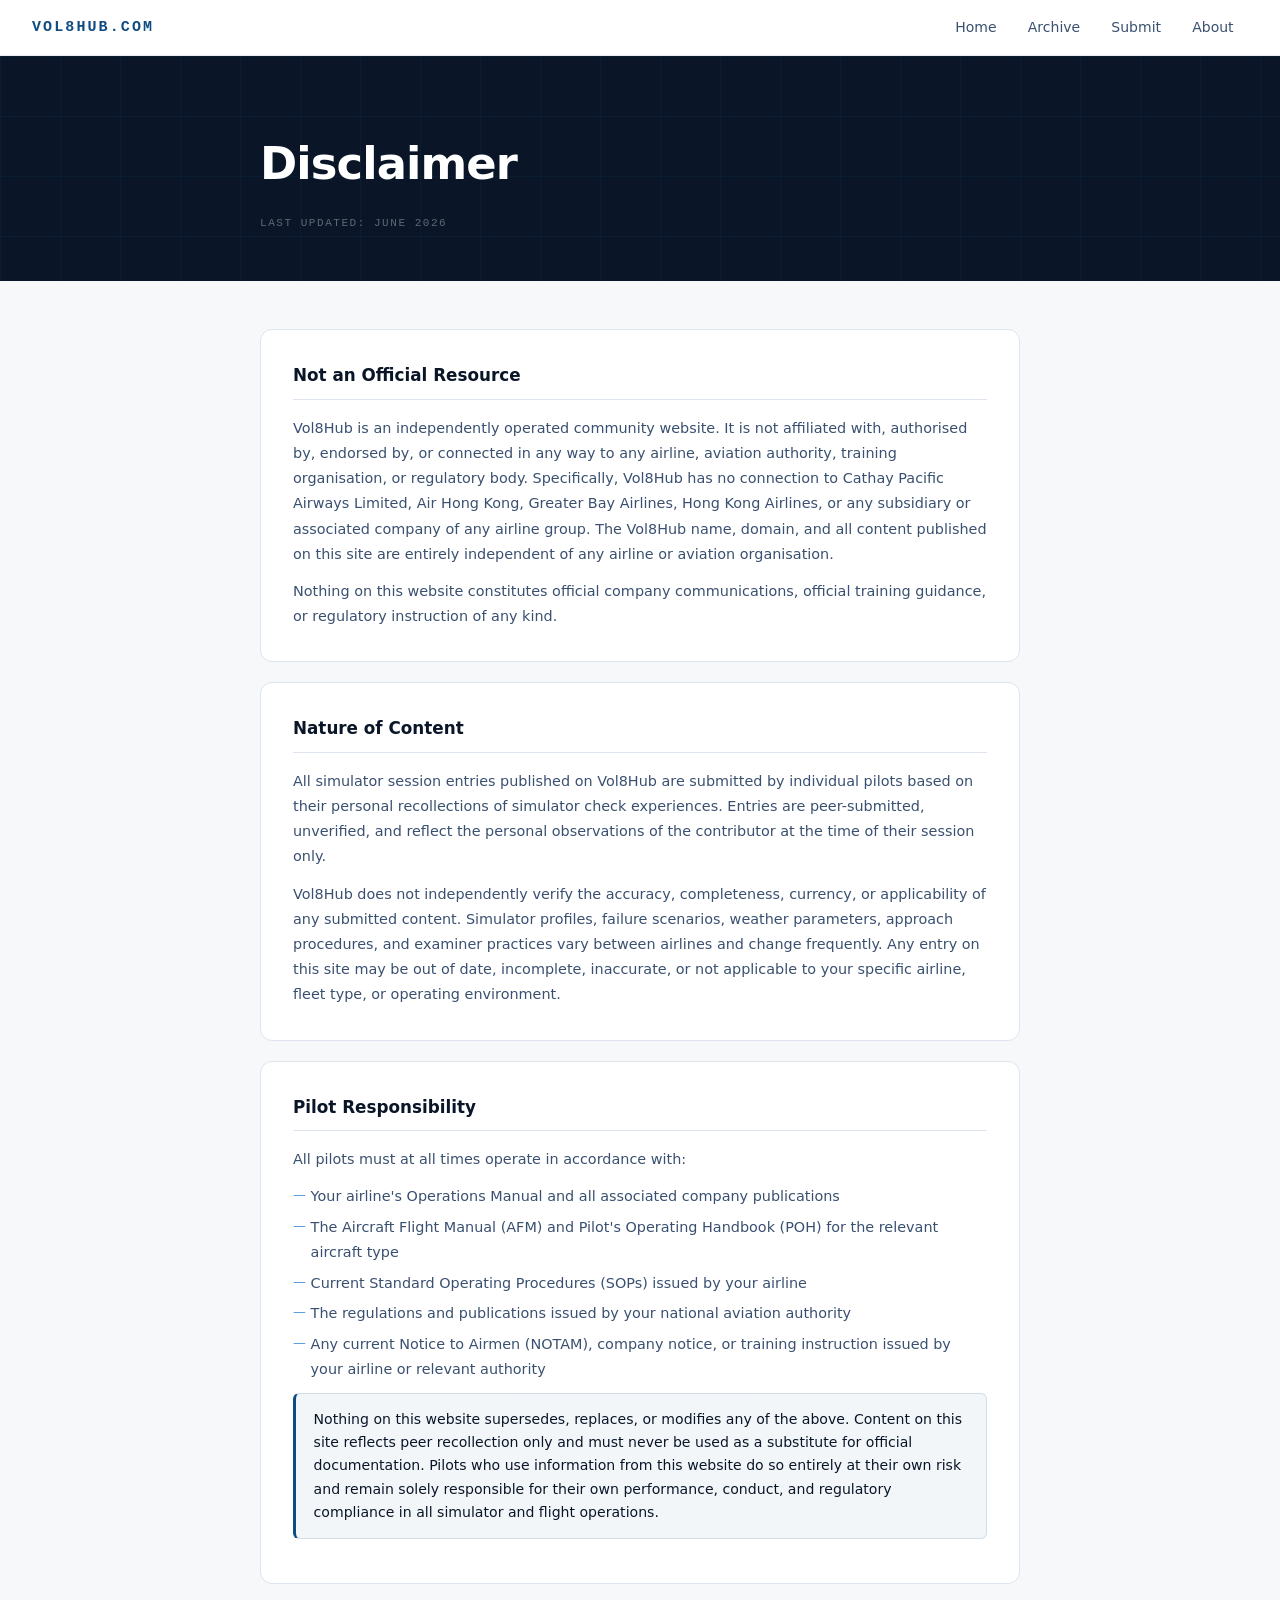
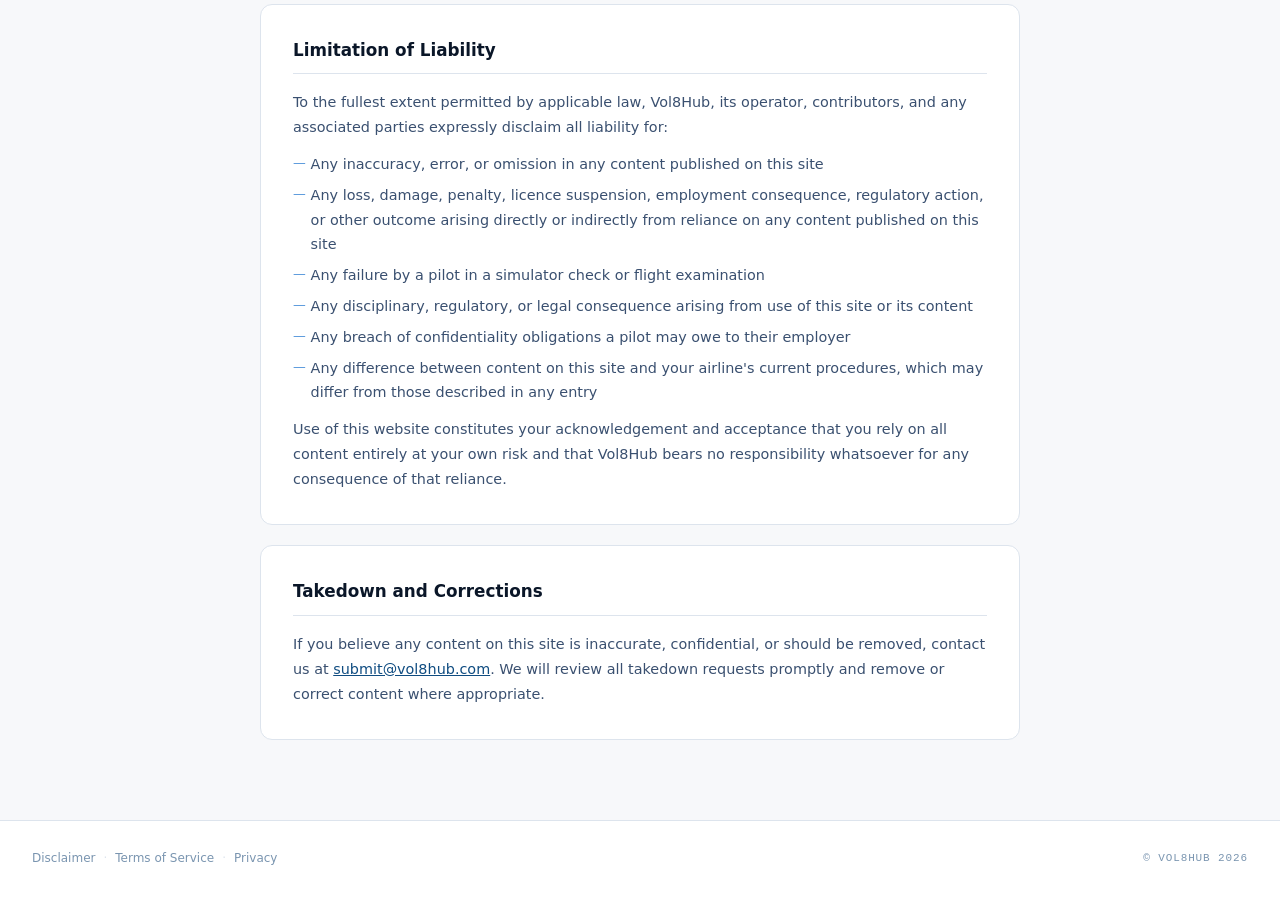
<file: disclaimer.html>
<!DOCTYPE html>
<html lang="en">
<head>
<meta charset="UTF-8">
<meta name="viewport" content="width=device-width, initial-scale=1.0">
<title>Disclaimer — Vol8Hub</title>
<meta name="description" content="Vol8Hub disclaimer. Not an official resource. Peer-submitted content only. Read before use.">
<link rel="canonical" href="https://vol8hub.com/disclaimer.html">
<link rel="icon" type="image/png" href="assets/images/favicon.png">
<meta property="og:type" content="website">
<meta property="og:title" content="Disclaimer — Vol8Hub">
<meta property="og:description" content="Vol8Hub disclaimer. Not an official resource. Peer-submitted content only. Read before use.">
<meta property="og:url" content="https://vol8hub.com/disclaimer.html">
<meta property="og:image" content="https://vol8hub.com/assets/images/og-image.png">
<meta property="og:image:width" content="1200">
<meta property="og:image:height" content="1200">
<meta name="twitter:card" content="summary_large_image">
<meta name="twitter:title" content="Disclaimer — Vol8Hub">
<meta name="twitter:description" content="Vol8Hub disclaimer. Not an official resource. Peer-submitted content only. Read before use.">
<meta name="twitter:image" content="https://vol8hub.com/assets/images/og-image.png">
<meta http-equiv="X-Content-Type-Options" content="nosniff">
<meta http-equiv="X-Frame-Options" content="DENY">
<meta http-equiv="Referrer-Policy" content="strict-origin-when-cross-origin">
<meta http-equiv="Permissions-Policy" content="geolocation=(), microphone=(), camera=()">
<meta http-equiv="Content-Security-Policy" content="
  default-src 'self';
  script-src 'self' 'unsafe-inline'
    https://subscribe-forms.beehiiv.com
    https://www.googletagmanager.com
    https://www.google-analytics.com;
  style-src 'self' 'unsafe-inline';
  img-src 'self' data: https://www.google-analytics.com;
  connect-src 'self'
    https://www.google-analytics.com
    https://analytics.google.com;
  frame-ancestors 'none';
">
<script async src="https://www.googletagmanager.com/gtag/js?id=G-PQC4GTRMK1"></script>
<script>window.dataLayer=window.dataLayer||[];function gtag(){dataLayer.push(arguments);}gtag('js',new Date());
/* Vol8Hub tracking v2 (2026-10-22): internal-traffic flag (visit ?internal=1 once per device, ?internal=0 to clear) + page_name on page_view */
(function(){try{var q=new URLSearchParams(location.search).get('internal');if(q==='1')localStorage.setItem('v8_internal','1');if(q==='0')localStorage.removeItem('v8_internal');window.v8Internal=localStorage.getItem('v8_internal')==='1';}catch(e){window.v8Internal=false;}})();
if(window.v8Internal){gtag('set',{traffic_type:'internal'});}
gtag('config','G-PQC4GTRMK1',{page_name:'disclaimer'});</script>
<link rel="stylesheet" href="assets/css/style.css">
<link rel="stylesheet" href="assets/css/legal.css">
</head>
<body class="page-body">

<header>
  <a href="index.html" class="logo">VOL8HUB.COM</a>
  <button class="hamburger" id="ham" aria-label="Toggle navigation">
    <span></span><span></span><span></span>
  </button>
  <nav id="nav">
    <a href="index.html">Home</a>
    <a href="archive.html">Archive</a>
    <a href="submit.html">Submit</a>
    <a href="about.html">About</a>
  </nav>
</header>

<section class="legal-hero">
  <div class="legal-hero-inner">
    <h1>Disclaimer</h1>
    <span class="legal-hero-meta">Last updated: June 2026</span>
  </div>
</section>

<div class="legal-body">
<div class="legal-inner">

  <!-- NOT AN OFFICIAL RESOURCE -->
  <div class="legal-card reveal">
    <h2>Not an Official Resource</h2>
    <p>Vol8Hub is an independently operated community website. It is not affiliated with, authorised by, endorsed by, or connected in any way to any airline, aviation authority, training organisation, or regulatory body. Specifically, Vol8Hub has no connection to Cathay Pacific Airways Limited, Air Hong Kong, Greater Bay Airlines, Hong Kong Airlines, or any subsidiary or associated company of any airline group. The Vol8Hub name, domain, and all content published on this site are entirely independent of any airline or aviation organisation.</p>
    <p>Nothing on this website constitutes official company communications, official training guidance, or regulatory instruction of any kind.</p>
  </div>

  <!-- NATURE OF CONTENT -->
  <div class="legal-card reveal reveal-d1">
    <h2>Nature of Content</h2>
    <p>All simulator session entries published on Vol8Hub are submitted by individual pilots based on their personal recollections of simulator check experiences. Entries are peer-submitted, unverified, and reflect the personal observations of the contributor at the time of their session only.</p>
    <p>Vol8Hub does not independently verify the accuracy, completeness, currency, or applicability of any submitted content. Simulator profiles, failure scenarios, weather parameters, approach procedures, and examiner practices vary between airlines and change frequently. Any entry on this site may be out of date, incomplete, inaccurate, or not applicable to your specific airline, fleet type, or operating environment.</p>
  </div>

  <!-- PILOT RESPONSIBILITY -->
  <div class="legal-card reveal reveal-d2">
    <h2>Pilot Responsibility</h2>
    <p>All pilots must at all times operate in accordance with:</p>
    <ul>
      <li>Your airline's Operations Manual and all associated company publications</li>
      <li>The Aircraft Flight Manual (AFM) and Pilot's Operating Handbook (POH) for the relevant aircraft type</li>
      <li>Current Standard Operating Procedures (SOPs) issued by your airline</li>
      <li>The regulations and publications issued by your national aviation authority</li>
      <li>Any current Notice to Airmen (NOTAM), company notice, or training instruction issued by your airline or relevant authority</li>
    </ul>
    <div class="legal-callout">
      <p>Nothing on this website supersedes, replaces, or modifies any of the above. Content on this site reflects peer recollection only and must never be used as a substitute for official documentation. Pilots who use information from this website do so entirely at their own risk and remain solely responsible for their own performance, conduct, and regulatory compliance in all simulator and flight operations.</p>
    </div>
  </div>

  <!-- LIMITATION OF LIABILITY -->
  <div class="legal-card reveal reveal-d2">
    <h2>Limitation of Liability</h2>
    <p>To the fullest extent permitted by applicable law, Vol8Hub, its operator, contributors, and any associated parties expressly disclaim all liability for:</p>
    <ul>
      <li>Any inaccuracy, error, or omission in any content published on this site</li>
      <li>Any loss, damage, penalty, licence suspension, employment consequence, regulatory action, or other outcome arising directly or indirectly from reliance on any content published on this site</li>
      <li>Any failure by a pilot in a simulator check or flight examination</li>
      <li>Any disciplinary, regulatory, or legal consequence arising from use of this site or its content</li>
      <li>Any breach of confidentiality obligations a pilot may owe to their employer</li>
      <li>Any difference between content on this site and your airline's current procedures, which may differ from those described in any entry</li>
    </ul>
    <p>Use of this website constitutes your acknowledgement and acceptance that you rely on all content entirely at your own risk and that Vol8Hub bears no responsibility whatsoever for any consequence of that reliance.</p>
  </div>

  <!-- TAKEDOWN -->
  <div class="legal-card reveal reveal-d2">
    <h2>Takedown and Corrections</h2>
    <p>If you believe any content on this site is inaccurate, confidential, or should be removed, contact us at <a href="mailto:submit@vol8hub.com" style="color:var(--blue);font-weight:500;">submit@vol8hub.com</a>. We will review all takedown requests promptly and remove or correct content where appropriate.</p>
  </div>

</div>
</div>

<footer>
  <div class="footer-links">
    <a href="disclaimer.html">Disclaimer</a>
    <span class="sep">·</span>
    <a href="tos.html">Terms of Service</a>
    <span class="sep">·</span>
    <a href="privacy.html">Privacy</a>
  </div>
  <div class="footer-copy">© VOL8HUB 2026</div>
</footer>

<script src="assets/js/main.js"></script>
</body>
</html>
</file>
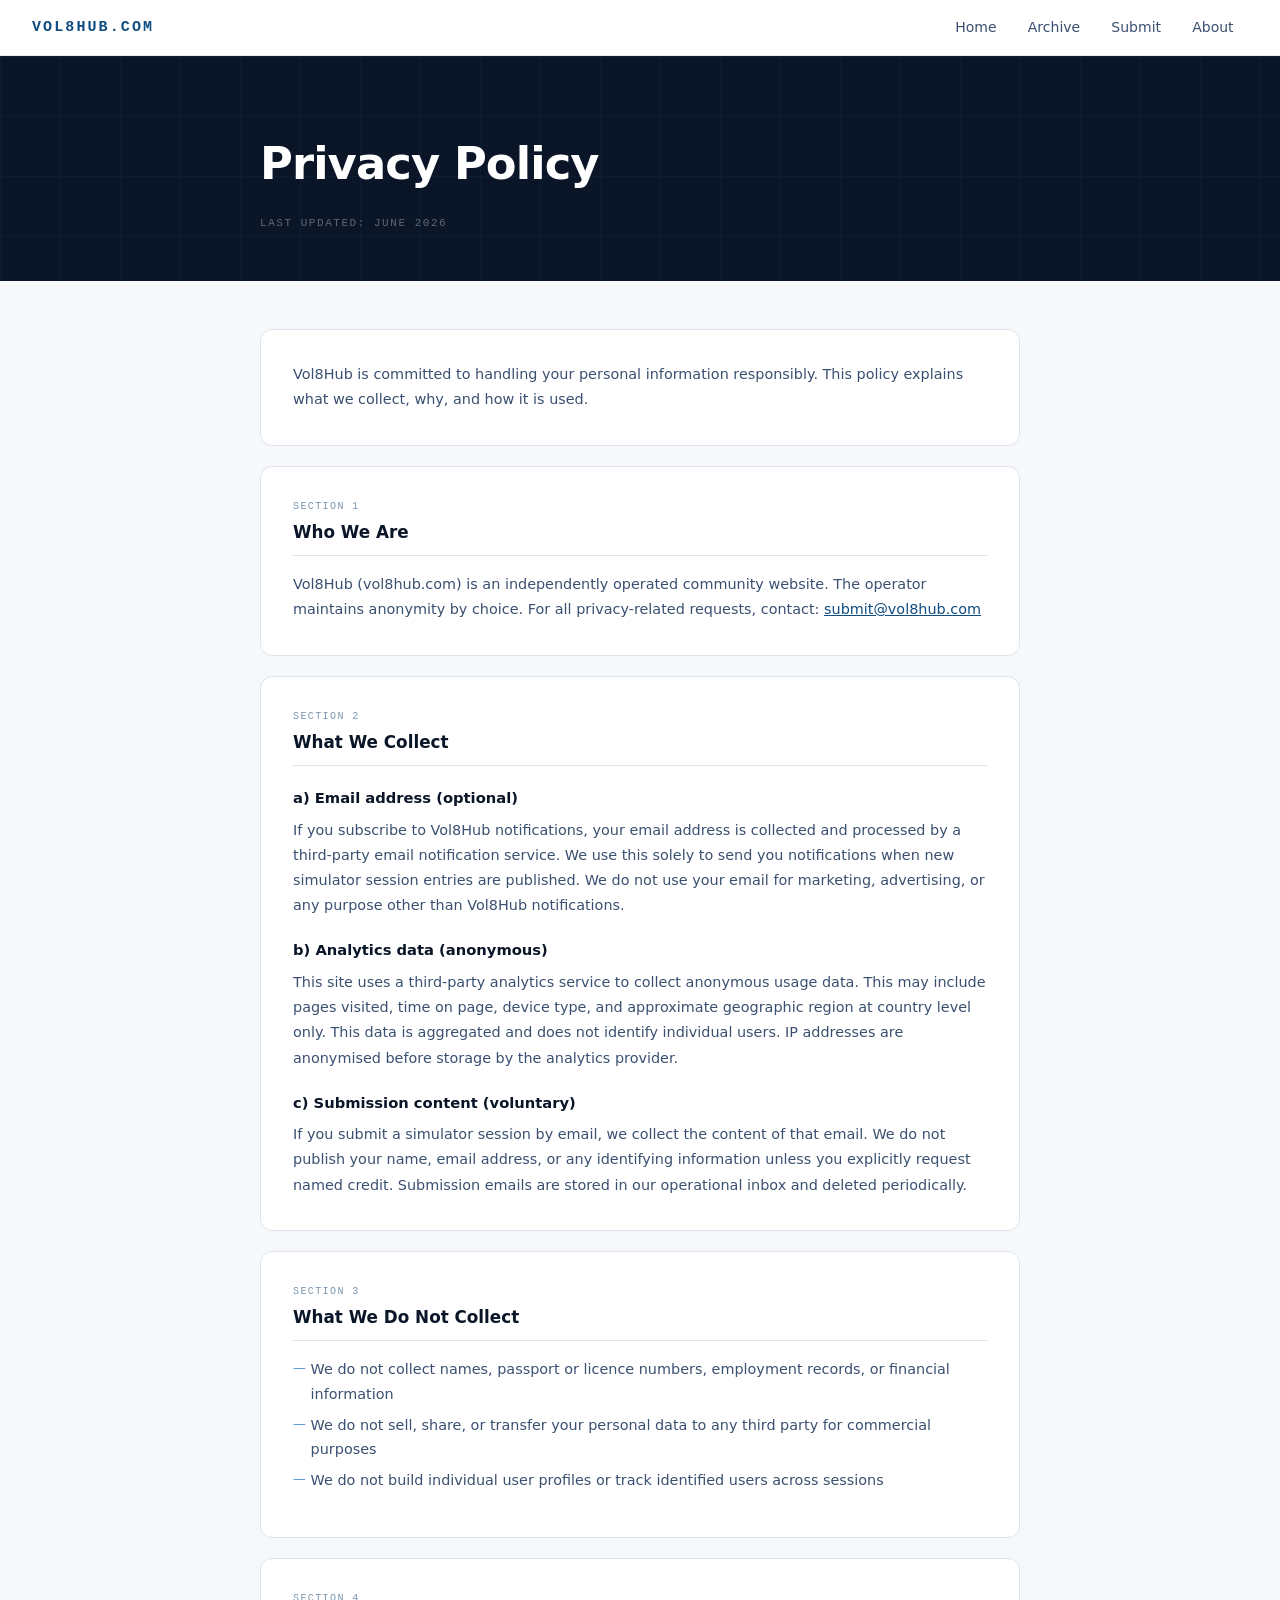
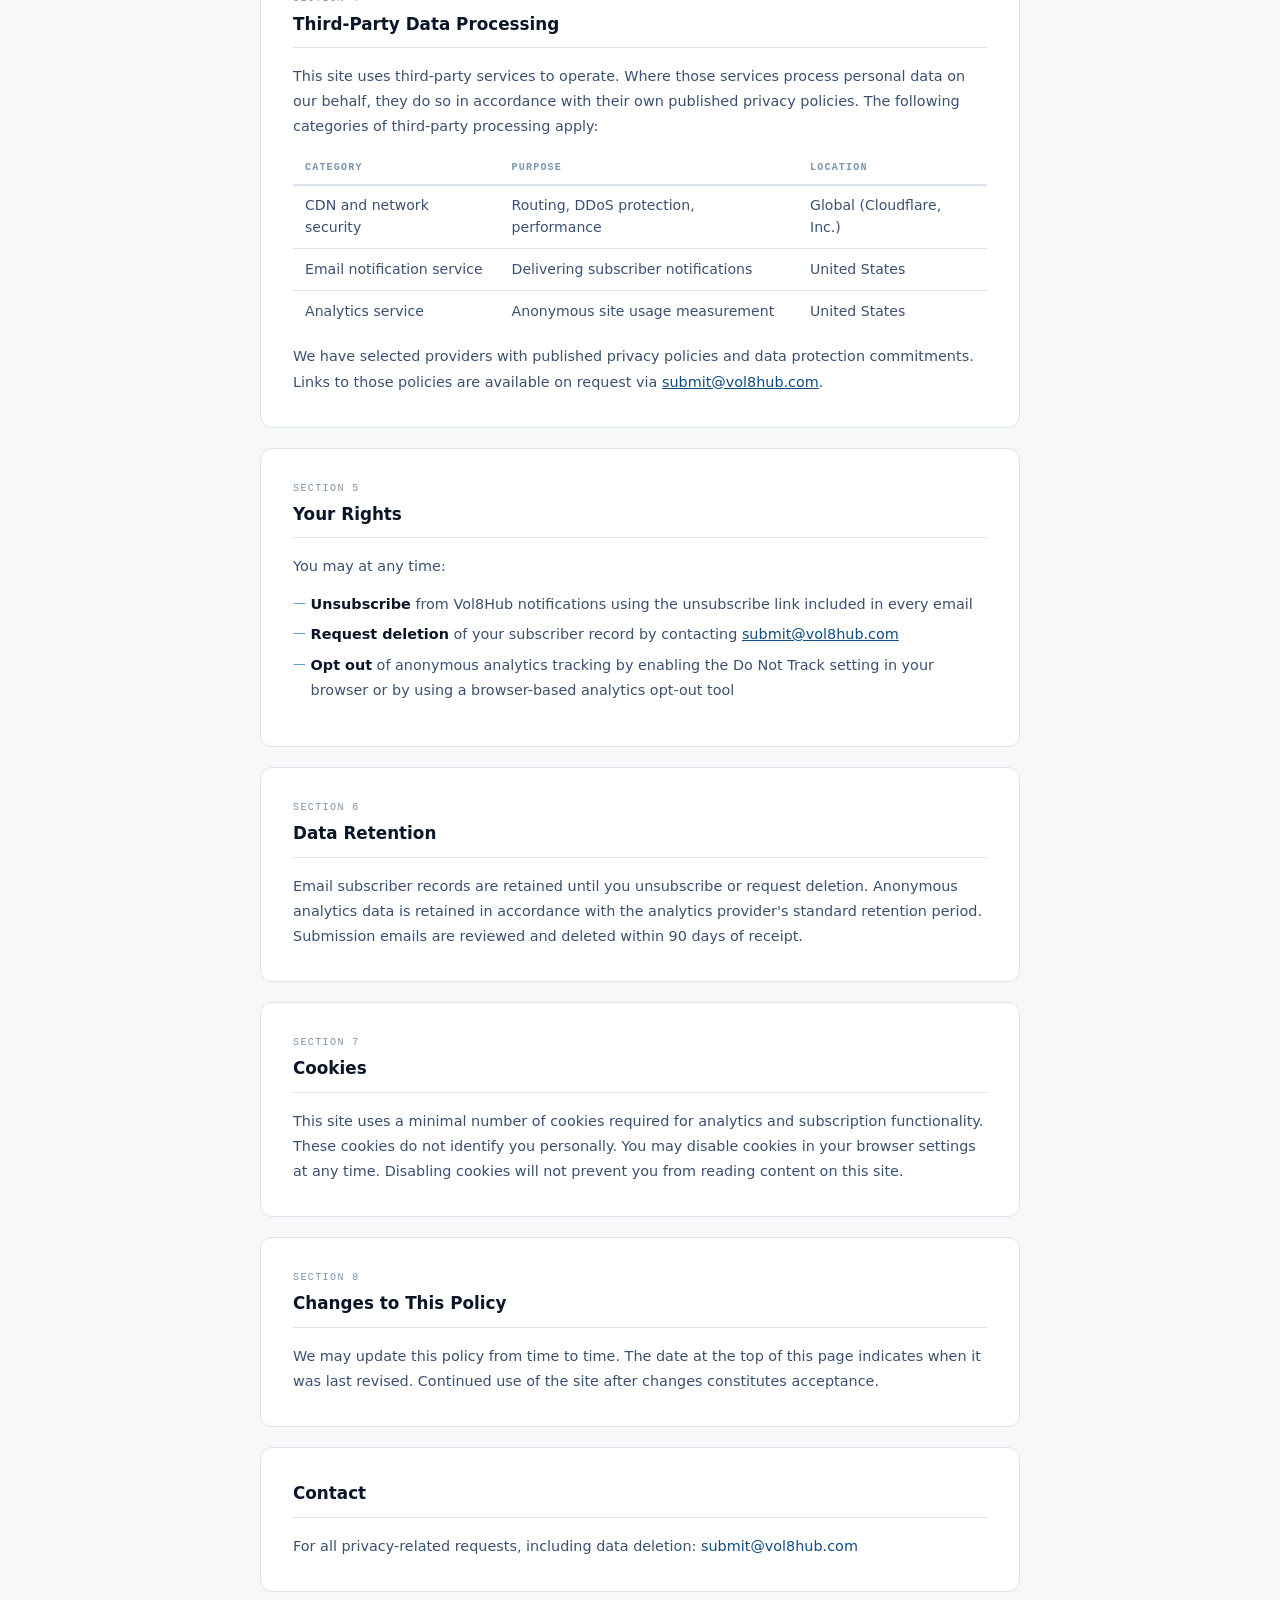
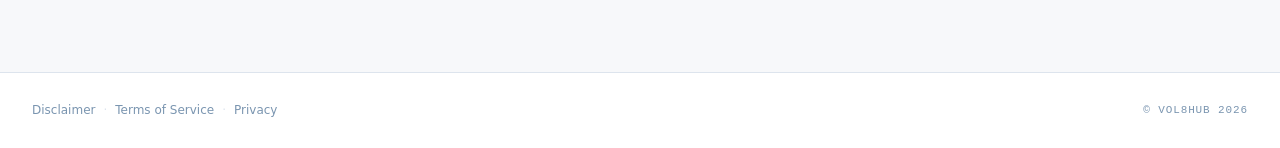
<file: privacy.html>
<!DOCTYPE html>
<html lang="en">
<head>
<meta charset="UTF-8">
<meta name="viewport" content="width=device-width, initial-scale=1.0">
<title>Privacy Policy — Vol8Hub</title>
<meta name="description" content="Vol8Hub Privacy Policy. What we collect, why, and how it is used.">
<link rel="canonical" href="https://vol8hub.com/privacy.html">
<link rel="icon" type="image/png" href="assets/images/favicon.png">
<meta property="og:type" content="website">
<meta property="og:title" content="Privacy Policy — Vol8Hub">
<meta property="og:description" content="Vol8Hub Privacy Policy. What we collect, why, and how it is used.">
<meta property="og:url" content="https://vol8hub.com/privacy.html">
<meta property="og:image" content="https://vol8hub.com/assets/images/og-image.png">
<meta property="og:image:width" content="1200">
<meta property="og:image:height" content="1200">
<meta name="twitter:card" content="summary_large_image">
<meta name="twitter:title" content="Privacy Policy — Vol8Hub">
<meta name="twitter:description" content="Vol8Hub Privacy Policy. What we collect, why, and how it is used.">
<meta name="twitter:image" content="https://vol8hub.com/assets/images/og-image.png">
<meta http-equiv="X-Content-Type-Options" content="nosniff">
<meta http-equiv="X-Frame-Options" content="DENY">
<meta http-equiv="Referrer-Policy" content="strict-origin-when-cross-origin">
<meta http-equiv="Permissions-Policy" content="geolocation=(), microphone=(), camera=()">
<meta http-equiv="Content-Security-Policy" content="
  default-src 'self';
  script-src 'self' 'unsafe-inline'
    https://subscribe-forms.beehiiv.com
    https://www.googletagmanager.com
    https://www.google-analytics.com;
  style-src 'self' 'unsafe-inline';
  img-src 'self' data: https://www.google-analytics.com;
  connect-src 'self'
    https://www.google-analytics.com
    https://analytics.google.com;
  frame-ancestors 'none';
">
<script async src="https://www.googletagmanager.com/gtag/js?id=G-PQC4GTRMK1"></script>
<script>window.dataLayer=window.dataLayer||[];function gtag(){dataLayer.push(arguments);}gtag('js',new Date());
/* Vol8Hub tracking v2 (2026-10-22): internal-traffic flag (visit ?internal=1 once per device, ?internal=0 to clear) + page_name on page_view */
(function(){try{var q=new URLSearchParams(location.search).get('internal');if(q==='1')localStorage.setItem('v8_internal','1');if(q==='0')localStorage.removeItem('v8_internal');window.v8Internal=localStorage.getItem('v8_internal')==='1';}catch(e){window.v8Internal=false;}})();
if(window.v8Internal){gtag('set',{traffic_type:'internal'});}
gtag('config','G-PQC4GTRMK1',{page_name:'privacy'});</script>
<link rel="stylesheet" href="assets/css/style.css">
<link rel="stylesheet" href="assets/css/legal.css">
</head>
<body class="page-body">

<header>
  <a href="index.html" class="logo">VOL8HUB.COM</a>
  <button class="hamburger" id="ham" aria-label="Toggle navigation">
    <span></span><span></span><span></span>
  </button>
  <nav id="nav">
    <a href="index.html">Home</a>
    <a href="archive.html">Archive</a>
    <a href="submit.html">Submit</a>
    <a href="about.html">About</a>
  </nav>
</header>

<section class="legal-hero">
  <div class="legal-hero-inner">
    <h1>Privacy Policy</h1>
    <span class="legal-hero-meta">Last updated: June 2026</span>
  </div>
</section>

<div class="legal-body">
<div class="legal-inner">

  <!-- INTRO -->
  <div class="legal-card reveal">
    <p>Vol8Hub is committed to handling your personal information responsibly. This policy explains what we collect, why, and how it is used.</p>
  </div>

  <!-- 1. WHO WE ARE -->
  <div class="legal-card reveal reveal-d1">
    <span class="section-num">Section 1</span>
    <h2>Who We Are</h2>
    <p>Vol8Hub (vol8hub.com) is an independently operated community website. The operator maintains anonymity by choice. For all privacy-related requests, contact: <a href="mailto:submit@vol8hub.com" style="color:var(--blue);font-weight:500;">submit@vol8hub.com</a></p>
  </div>

  <!-- 2. WHAT WE COLLECT -->
  <div class="legal-card reveal reveal-d1">
    <span class="section-num">Section 2</span>
    <h2>What We Collect</h2>

    <h3>a) Email address (optional)</h3>
    <p>If you subscribe to Vol8Hub notifications, your email address is collected and processed by a third-party email notification service. We use this solely to send you notifications when new simulator session entries are published. We do not use your email for marketing, advertising, or any purpose other than Vol8Hub notifications.</p>

    <h3>b) Analytics data (anonymous)</h3>
    <p>This site uses a third-party analytics service to collect anonymous usage data. This may include pages visited, time on page, device type, and approximate geographic region at country level only. This data is aggregated and does not identify individual users. IP addresses are anonymised before storage by the analytics provider.</p>

    <h3>c) Submission content (voluntary)</h3>
    <p>If you submit a simulator session by email, we collect the content of that email. We do not publish your name, email address, or any identifying information unless you explicitly request named credit. Submission emails are stored in our operational inbox and deleted periodically.</p>
  </div>

  <!-- 3. WHAT WE DO NOT COLLECT -->
  <div class="legal-card reveal reveal-d2">
    <span class="section-num">Section 3</span>
    <h2>What We Do Not Collect</h2>
    <ul>
      <li>We do not collect names, passport or licence numbers, employment records, or financial information</li>
      <li>We do not sell, share, or transfer your personal data to any third party for commercial purposes</li>
      <li>We do not build individual user profiles or track identified users across sessions</li>
    </ul>
  </div>

  <!-- 4. THIRD-PARTY DATA PROCESSING -->
  <div class="legal-card reveal reveal-d2">
    <span class="section-num">Section 4</span>
    <h2>Third-Party Data Processing</h2>
    <p>This site uses third-party services to operate. Where those services process personal data on our behalf, they do so in accordance with their own published privacy policies. The following categories of third-party processing apply:</p>
    <table class="data-table">
      <thead>
        <tr>
          <th>Category</th>
          <th>Purpose</th>
          <th>Location</th>
        </tr>
      </thead>
      <tbody>
        <tr>
          <td>CDN and network security</td>
          <td>Routing, DDoS protection, performance</td>
          <td>Global (Cloudflare, Inc.)</td>
        </tr>
        <tr>
          <td>Email notification service</td>
          <td>Delivering subscriber notifications</td>
          <td>United States</td>
        </tr>
        <tr>
          <td>Analytics service</td>
          <td>Anonymous site usage measurement</td>
          <td>United States</td>
        </tr>
      </tbody>
    </table>
    <p>We have selected providers with published privacy policies and data protection commitments. Links to those policies are available on request via <a href="mailto:submit@vol8hub.com" style="color:var(--blue);font-weight:500;">submit@vol8hub.com</a>.</p>
  </div>

  <!-- 5. YOUR RIGHTS -->
  <div class="legal-card reveal reveal-d2">
    <span class="section-num">Section 5</span>
    <h2>Your Rights</h2>
    <p>You may at any time:</p>
    <ul>
      <li><strong>Unsubscribe</strong> from Vol8Hub notifications using the unsubscribe link included in every email</li>
      <li><strong>Request deletion</strong> of your subscriber record by contacting <a href="mailto:submit@vol8hub.com" style="color:var(--blue);">submit@vol8hub.com</a></li>
      <li><strong>Opt out</strong> of anonymous analytics tracking by enabling the Do Not Track setting in your browser or by using a browser-based analytics opt-out tool</li>
    </ul>
  </div>

  <!-- 6. DATA RETENTION -->
  <div class="legal-card reveal reveal-d2">
    <span class="section-num">Section 6</span>
    <h2>Data Retention</h2>
    <p>Email subscriber records are retained until you unsubscribe or request deletion. Anonymous analytics data is retained in accordance with the analytics provider's standard retention period. Submission emails are reviewed and deleted within 90 days of receipt.</p>
  </div>

  <!-- 7. COOKIES -->
  <div class="legal-card reveal reveal-d2">
    <span class="section-num">Section 7</span>
    <h2>Cookies</h2>
    <p>This site uses a minimal number of cookies required for analytics and subscription functionality. These cookies do not identify you personally. You may disable cookies in your browser settings at any time. Disabling cookies will not prevent you from reading content on this site.</p>
  </div>

  <!-- 8. CHANGES -->
  <div class="legal-card reveal reveal-d2">
    <span class="section-num">Section 8</span>
    <h2>Changes to This Policy</h2>
    <p>We may update this policy from time to time. The date at the top of this page indicates when it was last revised. Continued use of the site after changes constitutes acceptance.</p>
  </div>

  <!-- CONTACT -->
  <div class="legal-card reveal reveal-d2">
    <h2>Contact</h2>
    <p class="legal-contact">For all privacy-related requests, including data deletion: <a href="mailto:submit@vol8hub.com">submit@vol8hub.com</a></p>
  </div>

</div>
</div>

<footer>
  <div class="footer-links">
    <a href="disclaimer.html">Disclaimer</a>
    <span class="sep">·</span>
    <a href="tos.html">Terms of Service</a>
    <span class="sep">·</span>
    <a href="privacy.html">Privacy</a>
  </div>
  <div class="footer-copy">© VOL8HUB 2026</div>
</footer>

<script src="assets/js/main.js"></script>
</body>
</html>
</file>
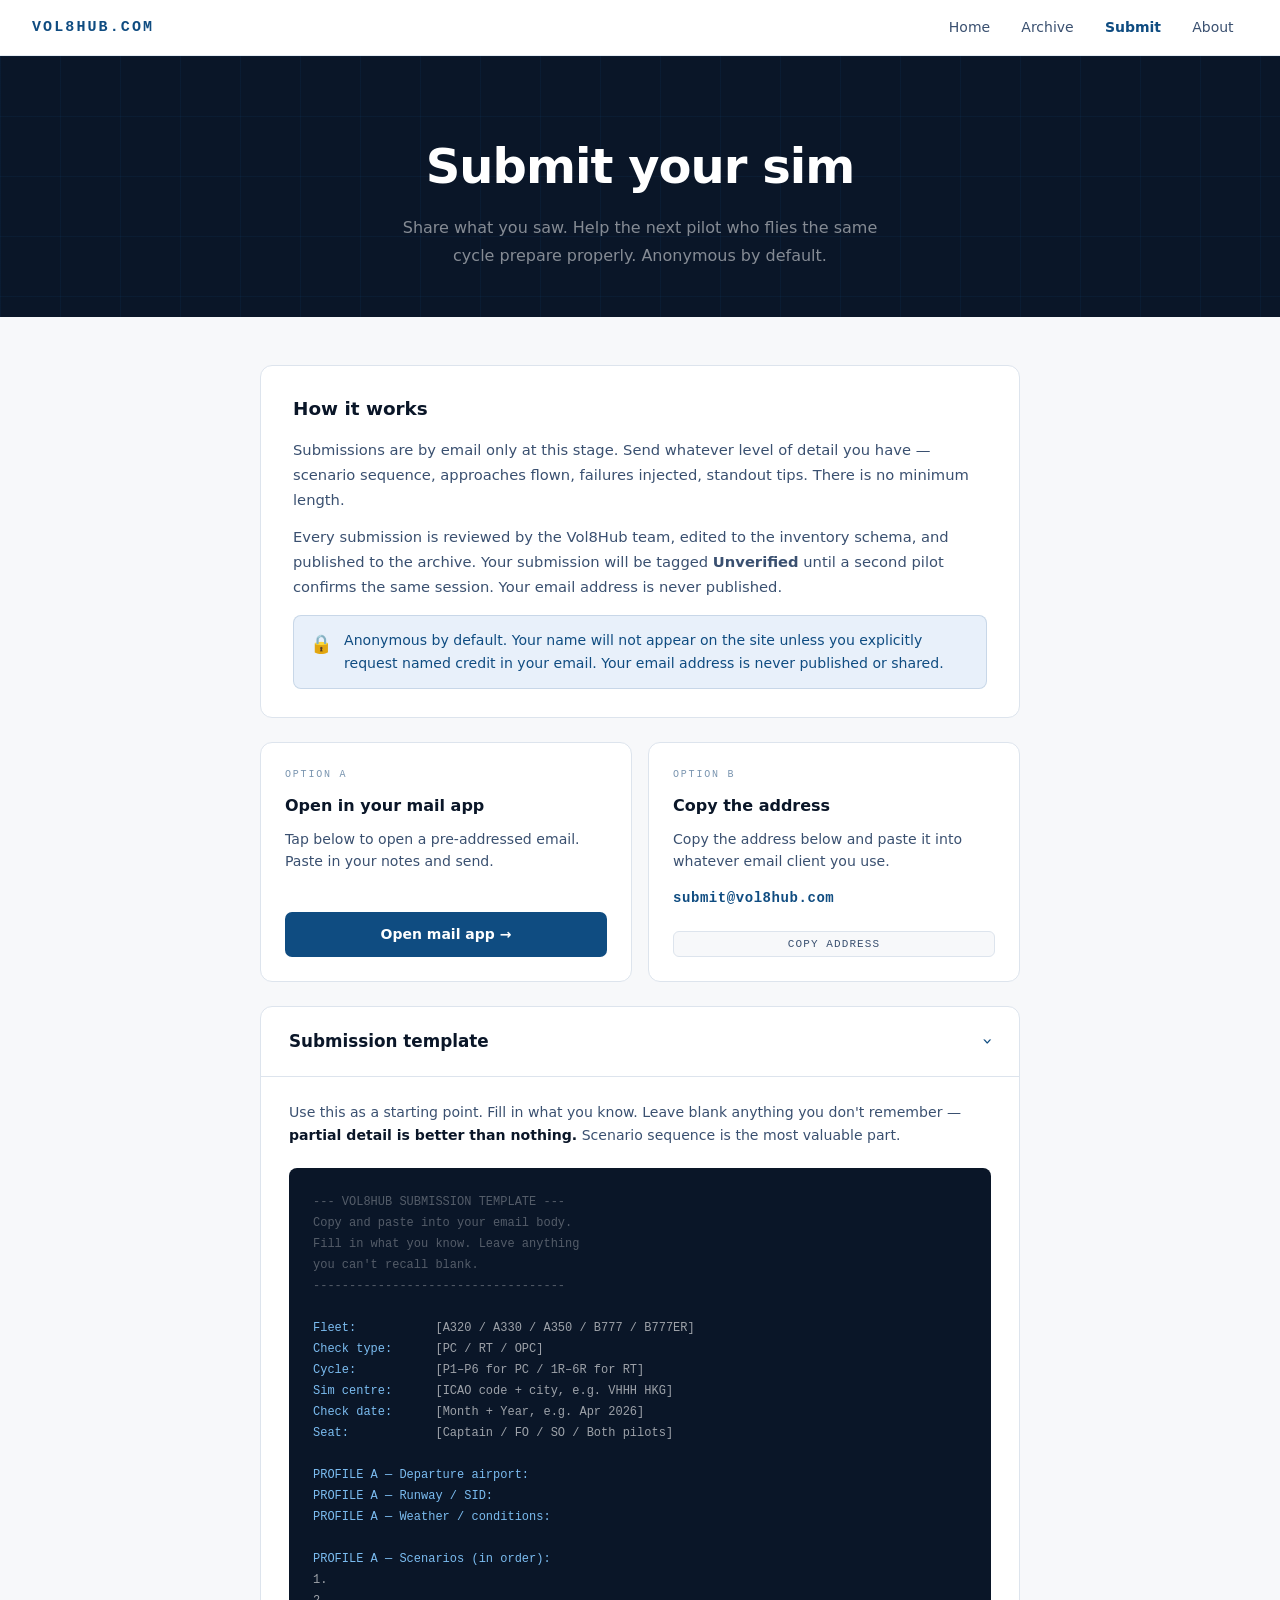
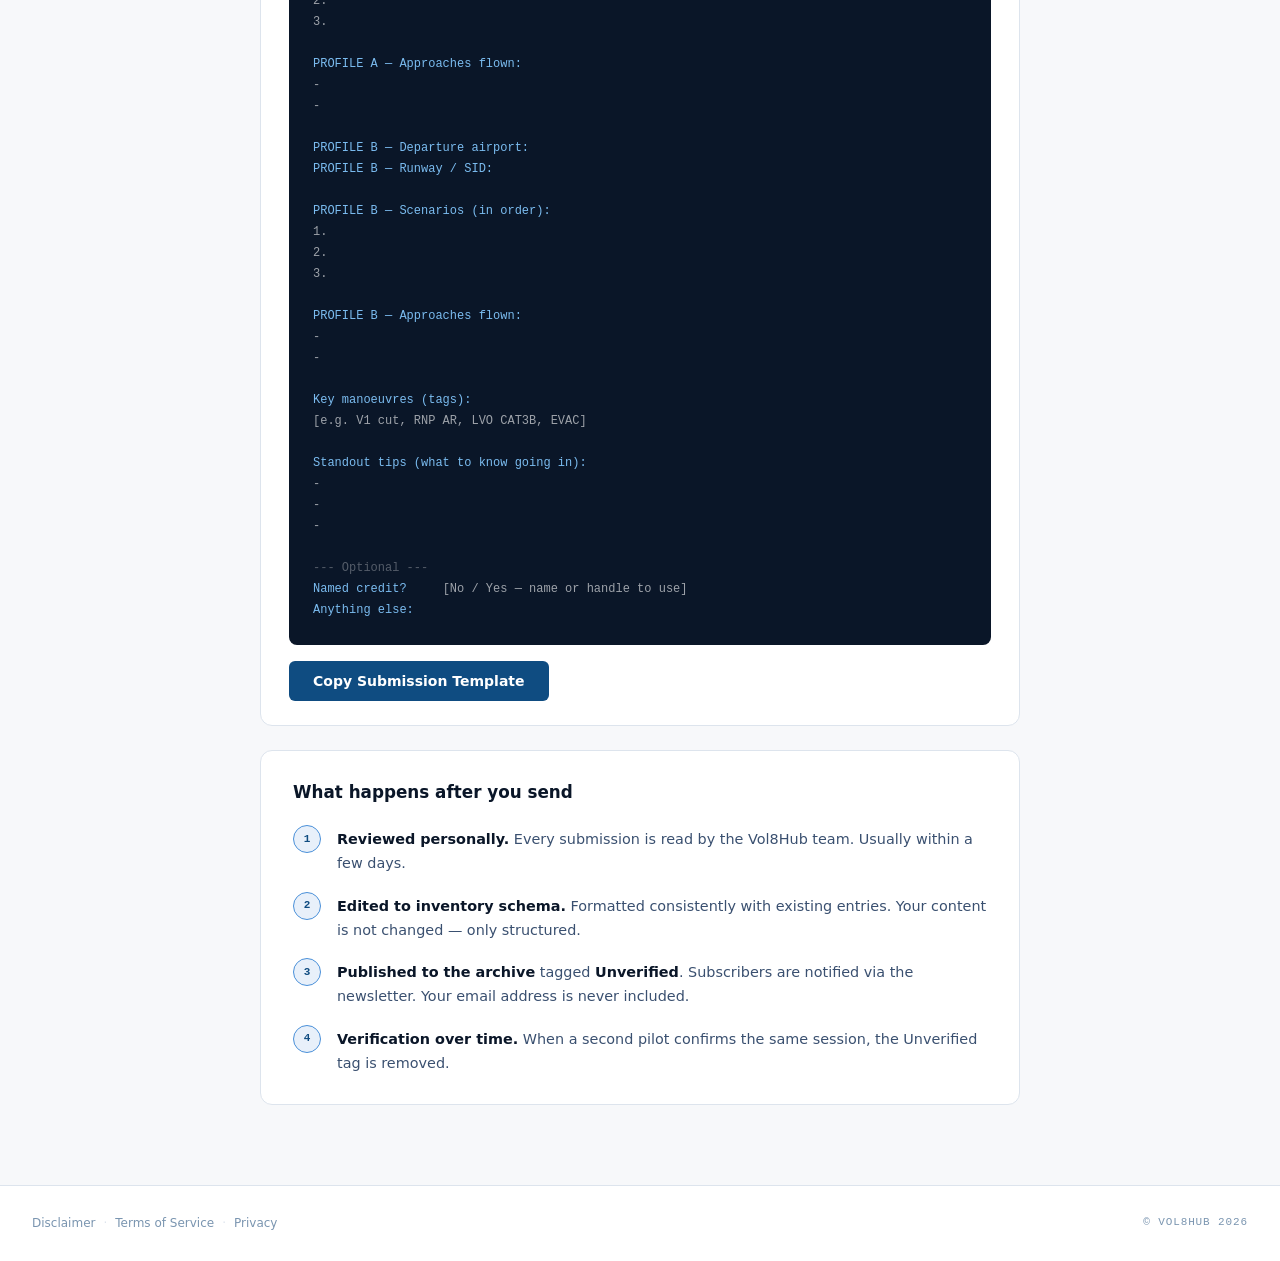
<file: submit.html>
<!DOCTYPE html>
<html lang="en">
<head>
<meta charset="UTF-8">
<meta name="viewport" content="width=device-width, initial-scale=1.0">
<title>Submit — Vol8Hub</title>
<meta name="description" content="Submit your simulator check session to Vol8Hub. Anonymous by default. Email only at this stage.">
<link rel="canonical" href="https://vol8hub.com/submit.html">
<link rel="icon" type="image/png" href="assets/images/favicon.png">
<meta property="og:type" content="website">
<meta property="og:title" content="Submit — Vol8Hub">
<meta property="og:description" content="Submit your simulator check session to Vol8Hub. Anonymous by default. Email only at this stage.">
<meta property="og:url" content="https://vol8hub.com/submit.html">
<meta property="og:image" content="https://vol8hub.com/assets/images/og-image.png">
<meta property="og:image:width" content="1200">
<meta property="og:image:height" content="1200">
<meta name="twitter:card" content="summary_large_image">
<meta name="twitter:title" content="Submit — Vol8Hub">
<meta name="twitter:description" content="Submit your simulator check session to Vol8Hub. Anonymous by default. Email only at this stage.">
<meta name="twitter:image" content="https://vol8hub.com/assets/images/og-image.png">
<meta http-equiv="X-Content-Type-Options" content="nosniff">
<meta http-equiv="X-Frame-Options" content="DENY">
<meta http-equiv="Referrer-Policy" content="strict-origin-when-cross-origin">
<meta http-equiv="Permissions-Policy" content="geolocation=(), microphone=(), camera=()">
<meta http-equiv="Content-Security-Policy" content="
  default-src 'self';
  script-src 'self' 'unsafe-inline'
    https://subscribe-forms.beehiiv.com
    https://www.googletagmanager.com
    https://www.google-analytics.com;
  style-src 'self' 'unsafe-inline';
  img-src 'self' data: https://www.google-analytics.com;
  connect-src 'self'
    https://www.google-analytics.com
    https://analytics.google.com;
  frame-ancestors 'none';
">
<script async src="https://www.googletagmanager.com/gtag/js?id=G-PQC4GTRMK1"></script>
<script>window.dataLayer=window.dataLayer||[];function gtag(){dataLayer.push(arguments);}gtag('js',new Date());
/* Vol8Hub tracking v2 (2026-10-22): internal-traffic flag (visit ?internal=1 once per device, ?internal=0 to clear) + page_name on page_view */
(function(){try{var q=new URLSearchParams(location.search).get('internal');if(q==='1')localStorage.setItem('v8_internal','1');if(q==='0')localStorage.removeItem('v8_internal');window.v8Internal=localStorage.getItem('v8_internal')==='1';}catch(e){window.v8Internal=false;}})();
if(window.v8Internal){gtag('set',{traffic_type:'internal'});}
gtag('config','G-PQC4GTRMK1',{page_name:'submit'});</script>
<link rel="stylesheet" href="assets/css/style.css">
<style>
/* ─── SUBMIT PAGE STYLES ─────────────────────────────────────────────── */
.submit-hero {
  background: var(--navy);
  padding: 4.5rem 2rem 3rem;
  text-align: center;
  position: relative; overflow: hidden;
}
.submit-hero::before {
  content: '';
  position: absolute; inset: 0;
  background-image:
    linear-gradient(rgba(15,76,129,0.12) 1px, transparent 1px),
    linear-gradient(90deg, rgba(15,76,129,0.12) 1px, transparent 1px);
  background-size: 60px 60px;
  animation: grid-pan 20s linear infinite;
}
@keyframes grid-pan {
  0%   { background-position: 0 0; }
  100% { background-position: 60px 60px; }
}
.submit-hero-inner { position: relative; z-index: 1; }
.submit-hero h1 {
  font-size: clamp(2rem, 5vw, 3rem);
  font-weight: 800; color: #fff;
  letter-spacing: -0.02em; margin-bottom: 0.6rem;
}
.submit-hero p {
  font-size: 1rem; color: rgba(255,255,255,0.5);
  max-width: 480px; margin: 0 auto;
  line-height: 1.7;
}

/* ─── BODY ───────────────────────────────────────────────────────────── */
.submit-body {
  background: var(--off-white);
  padding: 3rem 2rem 5rem;
}
.submit-inner {
  max-width: 760px; margin: 0 auto;
  display: flex; flex-direction: column; gap: 1.5rem;
}

/* ─── INFO CARD ──────────────────────────────────────────────────────── */
.info-card {
  background: var(--white);
  border: 1px solid var(--border);
  border-radius: 12px;
  padding: 1.75rem 2rem;
}
.info-card h2 {
  font-size: 1.15rem; font-weight: 700;
  color: var(--text-1); margin-bottom: 0.85rem;
}
.info-card p {
  font-size: 0.92rem; color: var(--text-2);
  line-height: 1.7; margin-bottom: 0.75rem;
}
.info-card p:last-child { margin-bottom: 0; }

/* Privacy promise */
.privacy-row {
  display: flex; align-items: flex-start; gap: 0.75rem;
  background: var(--blue-pale);
  border: 1px solid rgba(15,76,129,0.15);
  border-radius: 8px;
  padding: 0.85rem 1rem;
  margin-top: 1rem;
}
.privacy-icon {
  font-size: 18px; flex-shrink: 0; margin-top: 1px;
}
.privacy-text {
  font-size: 0.88rem; color: var(--blue);
  line-height: 1.6;
}

/* ─── SEND OPTIONS ───────────────────────────────────────────────────── */
.send-options {
  display: grid;
  grid-template-columns: 1fr 1fr;
  gap: 1rem;
}
.send-option {
  background: var(--white);
  border: 1.5px solid var(--border);
  border-radius: 12px;
  padding: 1.5rem;
  display: flex; flex-direction: column; gap: 0.6rem;
  transition: border-color 0.2s, box-shadow 0.2s;
}
.send-option:hover {
  border-color: var(--blue);
  box-shadow: 0 4px 16px var(--blue-glow);
}
.send-option-label {
  font-family: var(--mono); font-size: 10px;
  letter-spacing: 0.18em; text-transform: uppercase;
  color: var(--text-3);
}
.send-option h3 {
  font-size: 1rem; font-weight: 700; color: var(--text-1);
}
.send-option p {
  font-size: 0.88rem; color: var(--text-2);
  line-height: 1.6; flex: 1;
}

.email-address {
  font-family: var(--mono); font-size: 14px;
  font-weight: 700; color: var(--blue);
  letter-spacing: 0.04em;
  display: block; margin: 0.25rem 0 0.75rem;
}

.copy-btn {
  font-family: var(--mono); font-size: 11px;
  letter-spacing: 0.1em; text-transform: uppercase;
  background: var(--off-white);
  border: 1px solid var(--border);
  color: var(--text-2);
  padding: 0.4rem 0.9rem; border-radius: 6px;
  cursor: pointer;
  transition: background 0.15s, color 0.15s;
  display: inline-block;
}
.copy-btn:hover { background: var(--blue); color: #fff; border-color: var(--blue); }
.copy-btn.copied { background: var(--green); color: #fff; border-color: var(--green); }

/* ─── TEMPLATE ───────────────────────────────────────────────────────── */
.template-card {
  background: var(--white);
  border: 1px solid var(--border);
  border-radius: 12px;
  overflow: hidden;
}
.template-header {
  display: flex; align-items: center;
  justify-content: space-between;
  padding: 1.25rem 1.75rem;
  border-bottom: 1px solid var(--border);
  cursor: pointer;
}
.template-header h2 {
  font-size: 1.05rem; font-weight: 700; color: var(--text-1);
}
.template-toggle {
  font-size: 18px; color: var(--text-3);
  transition: transform 0.25s;
}
.template-card.open .template-toggle { transform: rotate(90deg); color: var(--blue); }
.template-body { display: none; padding: 1.5rem 1.75rem; }
.template-card.open .template-body { display: block; }

.template-note {
  font-size: 0.88rem; color: var(--text-2);
  line-height: 1.65; margin-bottom: 1.25rem;
}
.template-note strong { color: var(--text-1); }

.template-block {
  background: var(--navy);
  border-radius: 8px;
  padding: 1.5rem;
  position: relative;
}
.template-block pre {
  font-family: var(--mono); font-size: 12px;
  line-height: 1.75; color: rgba(255,255,255,0.75);
  white-space: pre-wrap; word-break: break-word;
}
.template-block .tpl-comment { color: rgba(255,255,255,0.3); }
.template-block .tpl-key { color: #7BBCF0; }
.template-block .tpl-val { color: rgba(255,255,255,0.6); }

.copy-template-btn {
  margin-top: 1rem;
  font-family: var(--sans); font-size: 14px; font-weight: 600;
  background: #0F4C81;
  border: none;
  color: #FFFFFF;
  padding: 12px 24px; border-radius: 6px;
  cursor: pointer;
  transition: background 0.15s, transform 0.15s;
  display: inline-block;
}
.copy-template-btn:hover { background: var(--blue-mid); transform: translateY(-1px); }
.copy-template-btn.copied { background: var(--green); }

/* ─── WHAT HAPPENS NEXT ──────────────────────────────────────────────── */
.steps-card {
  background: var(--white);
  border: 1px solid var(--border);
  border-radius: 12px;
  padding: 1.75rem 2rem;
}
.steps-card h2 {
  font-size: 1.05rem; font-weight: 700;
  color: var(--text-1); margin-bottom: 1.25rem;
}
.steps-list {
  display: flex; flex-direction: column; gap: 1rem;
  list-style: none;
}
.step-item {
  display: flex; align-items: flex-start; gap: 1rem;
}
.step-num {
  width: 28px; height: 28px; flex-shrink: 0;
  background: var(--blue-pale);
  border: 1.5px solid var(--blue-light);
  border-radius: 50%;
  display: flex; align-items: center; justify-content: center;
  font-family: var(--mono); font-size: 11px;
  font-weight: 700; color: var(--blue);
}
.step-text {
  font-size: 0.9rem; color: var(--text-2);
  line-height: 1.65; padding-top: 3px;
}
.step-text strong { color: var(--text-1); }

/* ─── RESPONSIVE ─────────────────────────────────────────────────────── */
@media (max-width: 600px) {
  .send-options { grid-template-columns: 1fr; }
  .submit-body { padding: 2rem 1rem 4rem; }
  .info-card, .steps-card { padding: 1.25rem; }
  .template-body { padding: 1.25rem; }
}
</style>
</head>
<body class="page-body">

<header>
  <a href="index.html" class="logo">VOL8HUB.COM</a>
  <button class="hamburger" id="ham" aria-label="Toggle navigation">
    <span></span><span></span><span></span>
  </button>
  <nav id="nav">
    <a href="index.html">Home</a>
    <a href="archive.html">Archive</a>
    <a href="submit.html" class="active">Submit</a>
    <a href="about.html">About</a>
  </nav>
</header>

<!-- HERO -->
<section class="submit-hero">
  <div class="submit-hero-inner">
    <h1>Submit your sim</h1>
    <p>Share what you saw. Help the next pilot who flies the same cycle prepare properly. Anonymous by default.</p>
  </div>
</section>

<div class="submit-body">
<div class="submit-inner">

  <!-- INTRO -->
  <div class="info-card reveal">
    <h2>How it works</h2>
    <p>Submissions are by email only at this stage. Send whatever level of detail you have — scenario sequence, approaches flown, failures injected, standout tips. There is no minimum length.</p>
    <p>Every submission is reviewed by the Vol8Hub team, edited to the inventory schema, and published to the archive. Your submission will be tagged <strong>Unverified</strong> until a second pilot confirms the same session. Your email address is never published.</p>
    <div class="privacy-row">
      <span class="privacy-icon">🔒</span>
      <span class="privacy-text">Anonymous by default. Your name will not appear on the site unless you explicitly request named credit in your email. Your email address is never published or shared.</span>
    </div>
  </div>

  <!-- SEND OPTIONS -->
  <div class="send-options reveal reveal-d1">

    <div class="send-option">
      <span class="send-option-label">Option A</span>
      <h3>Open in your mail app</h3>
      <p>Tap below to open a pre-addressed email. Paste in your notes and send.</p>
      <a href="mailto:submit@vol8hub.com?subject=Sim%20Submission&body=Fleet%3A%0ACycle%3A%0ACheck%20type%3A%0ASim%20centre%3A%0ADate%3A%0A%0AScenarios%3A%0A%0ATips%3A"
         class="btn-primary"
         style="text-align:center;"
         onclick="gtag('event','submit_mailto_click')">
        Open mail app →
      </a>
    </div>

    <div class="send-option">
      <span class="send-option-label">Option B</span>
      <h3>Copy the address</h3>
      <p>Copy the address below and paste it into whatever email client you use.</p>
      <span class="email-address">submit@vol8hub.com</span>
      <button class="copy-btn" id="copyBtn" onclick="copyEmail()">Copy address</button>
    </div>

  </div>

  <!-- SUBMISSION TEMPLATE -->
  <div class="template-card reveal reveal-d2" id="templateCard">
    <div class="template-header" onclick="toggleTemplate()">
      <h2>Submission template</h2>
      <span class="template-toggle">›</span>
    </div>
    <div class="template-body">
      <p class="template-note">Use this as a starting point. Fill in what you know. Leave blank anything you don't remember — <strong>partial detail is better than nothing.</strong> Scenario sequence is the most valuable part.</p>
      <div class="template-block">
        <pre id="templateText"><span class="tpl-comment">--- VOL8HUB SUBMISSION TEMPLATE ---
Copy and paste into your email body.
Fill in what you know. Leave anything
you can't recall blank.
-----------------------------------</span>

<span class="tpl-key">Fleet:</span>           <span class="tpl-val">[A320 / A330 / A350 / B777 / B777ER]</span>
<span class="tpl-key">Check type:</span>      <span class="tpl-val">[PC / RT / OPC]</span>
<span class="tpl-key">Cycle:</span>           <span class="tpl-val">[P1–P6 for PC / 1R–6R for RT]</span>
<span class="tpl-key">Sim centre:</span>      <span class="tpl-val">[ICAO code + city, e.g. VHHH HKG]</span>
<span class="tpl-key">Check date:</span>      <span class="tpl-val">[Month + Year, e.g. Apr 2026]</span>
<span class="tpl-key">Seat:</span>            <span class="tpl-val">[Captain / FO / SO / Both pilots]</span>

<span class="tpl-key">PROFILE A — Departure airport:</span>
<span class="tpl-key">PROFILE A — Runway / SID:</span>
<span class="tpl-key">PROFILE A — Weather / conditions:</span>

<span class="tpl-key">PROFILE A — Scenarios (in order):</span>
<span class="tpl-val">1.
2.
3.</span>

<span class="tpl-key">PROFILE A — Approaches flown:</span>
<span class="tpl-val">-
-</span>

<span class="tpl-key">PROFILE B — Departure airport:</span>
<span class="tpl-key">PROFILE B — Runway / SID:</span>

<span class="tpl-key">PROFILE B — Scenarios (in order):</span>
<span class="tpl-val">1.
2.
3.</span>

<span class="tpl-key">PROFILE B — Approaches flown:</span>
<span class="tpl-val">-
-</span>

<span class="tpl-key">Key manoeuvres (tags):</span>
<span class="tpl-val">[e.g. V1 cut, RNP AR, LVO CAT3B, EVAC]</span>

<span class="tpl-key">Standout tips (what to know going in):</span>
<span class="tpl-val">-
-
-</span>

<span class="tpl-comment">--- Optional ---</span>
<span class="tpl-key">Named credit?</span>     <span class="tpl-val">[No / Yes — name or handle to use]</span>
<span class="tpl-key">Anything else:</span></pre>
      </div>
      <button class="copy-template-btn" id="copyTplBtn" onclick="copyTemplate()">Copy Submission Template</button>
    </div>
  </div>

  <!-- WHAT HAPPENS NEXT -->
  <div class="steps-card reveal reveal-d3">
    <h2>What happens after you send</h2>
    <ol class="steps-list">
      <li class="step-item">
        <span class="step-num">1</span>
        <span class="step-text"><strong>Reviewed personally.</strong> Every submission is read by the Vol8Hub team. Usually within a few days.</span>
      </li>
      <li class="step-item">
        <span class="step-num">2</span>
        <span class="step-text"><strong>Edited to inventory schema.</strong> Formatted consistently with existing entries. Your content is not changed — only structured.</span>
      </li>
      <li class="step-item">
        <span class="step-num">3</span>
        <span class="step-text"><strong>Published to the archive</strong> tagged <strong>Unverified</strong>. Subscribers are notified via the newsletter. Your email address is never included.</span>
      </li>
      <li class="step-item">
        <span class="step-num">4</span>
        <span class="step-text"><strong>Verification over time.</strong> When a second pilot confirms the same session, the Unverified tag is removed.</span>
      </li>
    </ol>
  </div>

</div><!-- /submit-inner -->
</div><!-- /submit-body -->

<footer>
  <div class="footer-links">
    <a href="disclaimer.html">Disclaimer</a>
    <span class="sep">·</span>
    <a href="tos.html">Terms of Service</a>
    <span class="sep">·</span>
    <a href="privacy.html">Privacy</a>
  </div>
  <div class="footer-copy">© VOL8HUB 2026</div>
</footer>

<script src="assets/js/main.js"></script>
<script>
function copyEmail() {
  navigator.clipboard.writeText('submit@vol8hub.com').then(() => {
    const btn = document.getElementById('copyBtn');
    btn.textContent = 'Copied ✓';
    btn.classList.add('copied');
    setTimeout(() => { btn.textContent = 'Copy address'; btn.classList.remove('copied'); }, 2500);
  });
  gtag('event', 'submit_copy_email');
}

function toggleTemplate() {
  document.getElementById('templateCard').classList.toggle('open');
}

function copyTemplate() {
  // Extract plain text from template (strip HTML spans)
  const raw = document.getElementById('templateText').innerText;
  navigator.clipboard.writeText(raw).then(() => {
    const btn = document.getElementById('copyTplBtn');
    btn.textContent = 'Copied ✓';
    btn.classList.add('copied');
    setTimeout(() => { btn.textContent = 'Copy Submission Template'; btn.classList.remove('copied'); }, 2000);
  });
  gtag('event', 'submit_copy_template');
}

// Open template by default on desktop
if (window.innerWidth > 640) {
  document.getElementById('templateCard').classList.add('open');
}
</script>
</body>
</html>
</file>
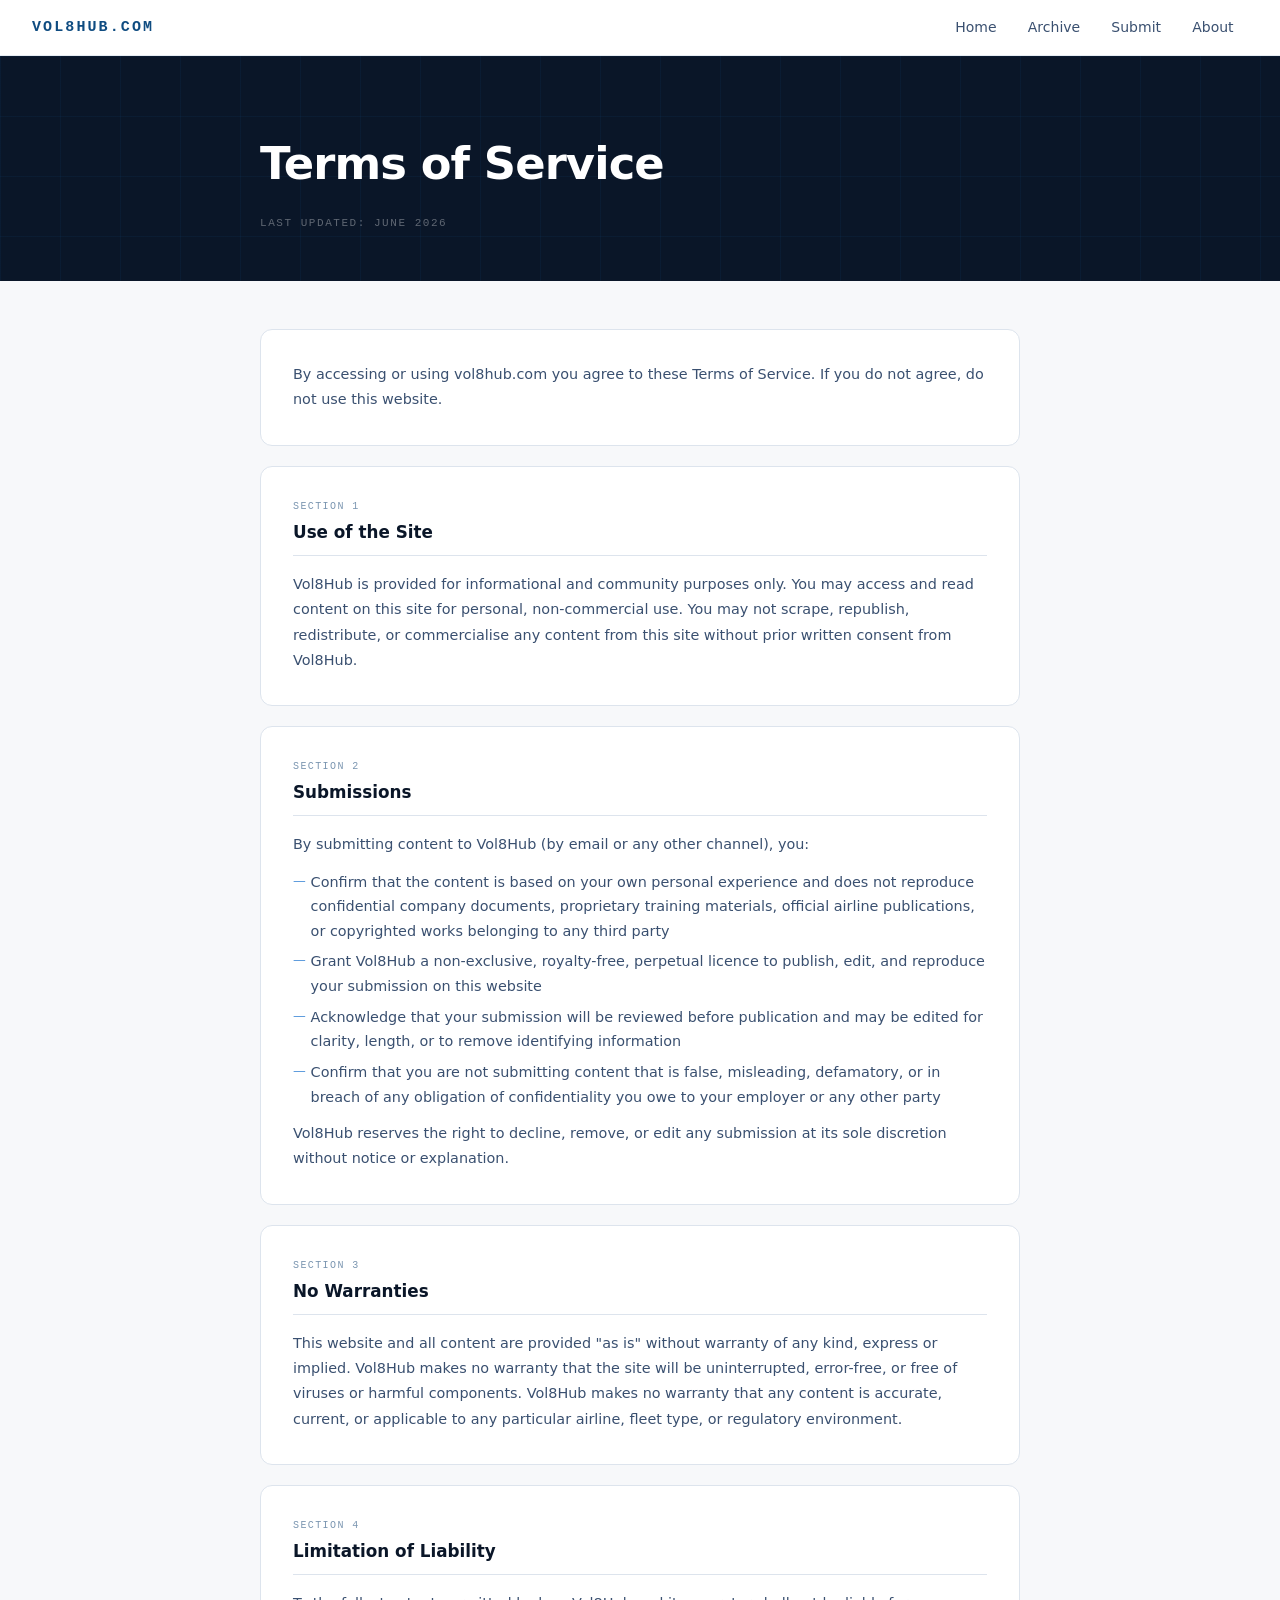
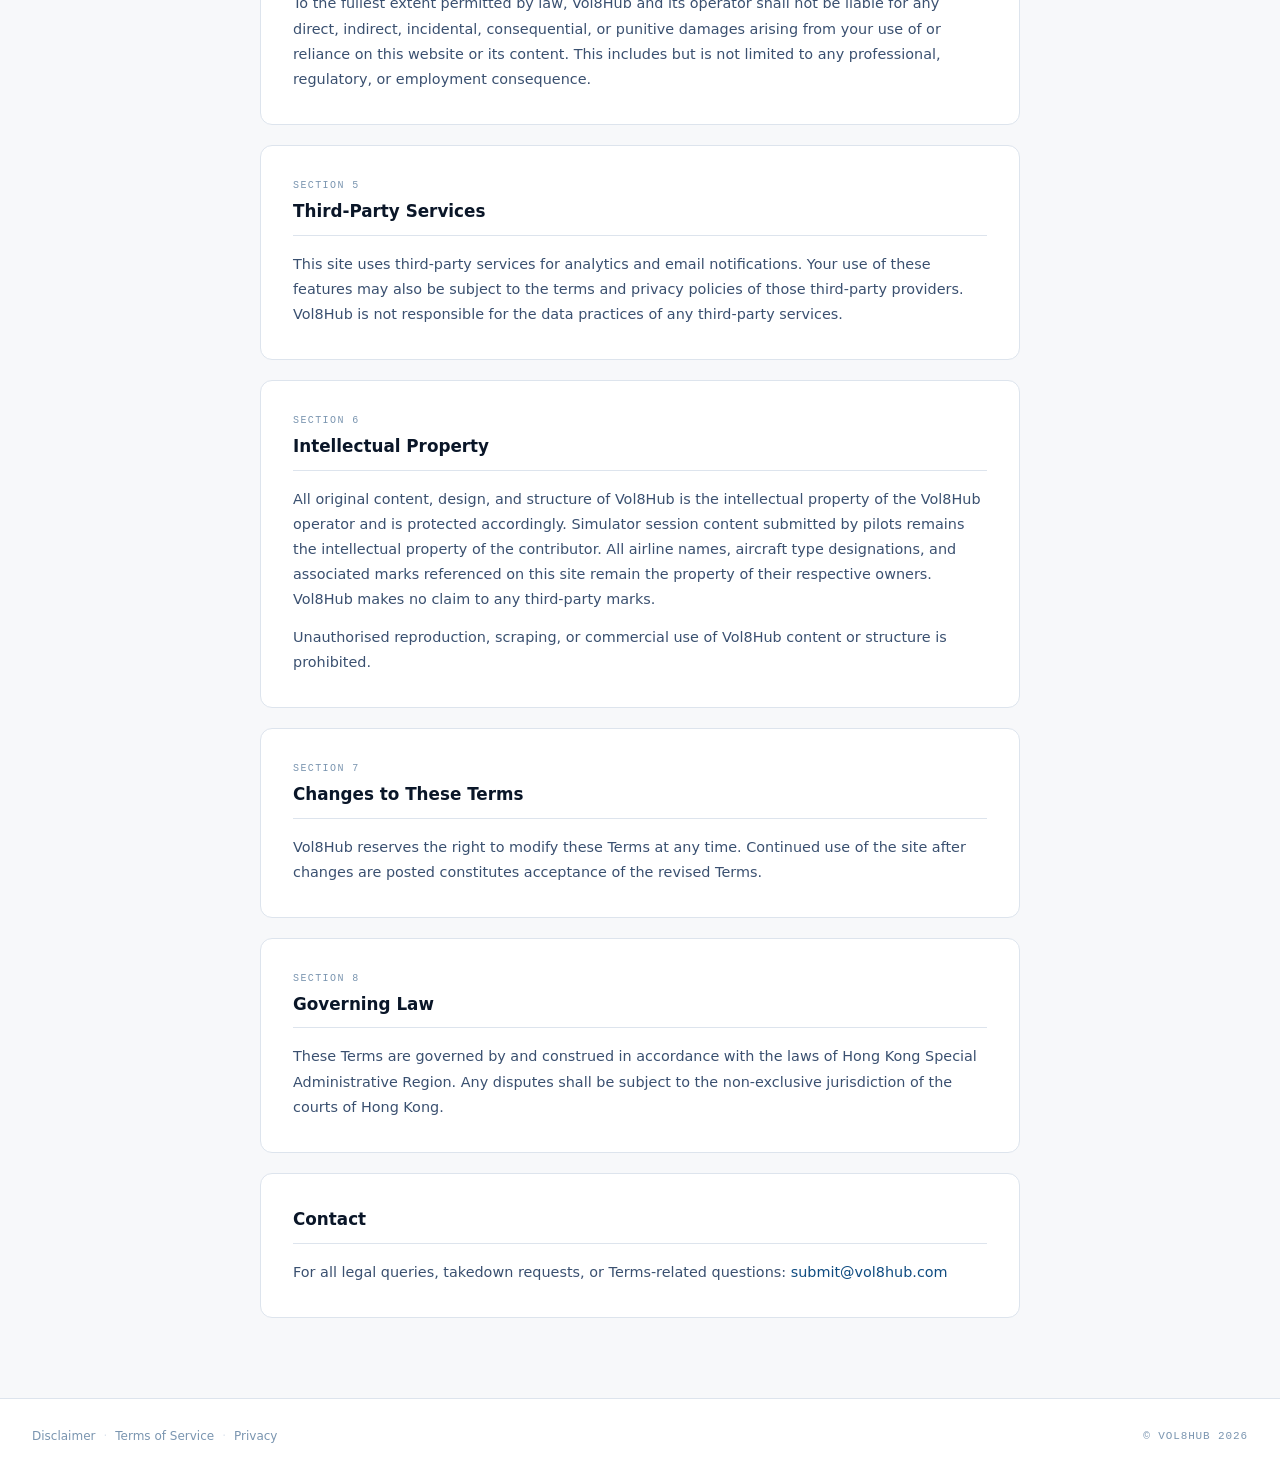
<file: tos.html>
<!DOCTYPE html>
<html lang="en">
<head>
<meta charset="UTF-8">
<meta name="viewport" content="width=device-width, initial-scale=1.0">
<title>Terms of Service — Vol8Hub</title>
<meta name="description" content="Vol8Hub Terms of Service. Governs use of vol8hub.com and submission of content.">
<link rel="canonical" href="https://vol8hub.com/tos.html">
<link rel="icon" type="image/png" href="assets/images/favicon.png">
<meta property="og:type" content="website">
<meta property="og:title" content="Terms of Service — Vol8Hub">
<meta property="og:description" content="Vol8Hub Terms of Service. Governs use of vol8hub.com and submission of content.">
<meta property="og:url" content="https://vol8hub.com/tos.html">
<meta property="og:image" content="https://vol8hub.com/assets/images/og-image.png">
<meta property="og:image:width" content="1200">
<meta property="og:image:height" content="1200">
<meta name="twitter:card" content="summary_large_image">
<meta name="twitter:title" content="Terms of Service — Vol8Hub">
<meta name="twitter:description" content="Vol8Hub Terms of Service. Governs use of vol8hub.com and submission of content.">
<meta name="twitter:image" content="https://vol8hub.com/assets/images/og-image.png">
<meta http-equiv="X-Content-Type-Options" content="nosniff">
<meta http-equiv="X-Frame-Options" content="DENY">
<meta http-equiv="Referrer-Policy" content="strict-origin-when-cross-origin">
<meta http-equiv="Permissions-Policy" content="geolocation=(), microphone=(), camera=()">
<meta http-equiv="Content-Security-Policy" content="
  default-src 'self';
  script-src 'self' 'unsafe-inline'
    https://subscribe-forms.beehiiv.com
    https://www.googletagmanager.com
    https://www.google-analytics.com;
  style-src 'self' 'unsafe-inline';
  img-src 'self' data: https://www.google-analytics.com;
  connect-src 'self'
    https://www.google-analytics.com
    https://analytics.google.com;
  frame-ancestors 'none';
">
<script async src="https://www.googletagmanager.com/gtag/js?id=G-PQC4GTRMK1"></script>
<script>window.dataLayer=window.dataLayer||[];function gtag(){dataLayer.push(arguments);}gtag('js',new Date());
/* Vol8Hub tracking v2 (2026-10-22): internal-traffic flag (visit ?internal=1 once per device, ?internal=0 to clear) + page_name on page_view */
(function(){try{var q=new URLSearchParams(location.search).get('internal');if(q==='1')localStorage.setItem('v8_internal','1');if(q==='0')localStorage.removeItem('v8_internal');window.v8Internal=localStorage.getItem('v8_internal')==='1';}catch(e){window.v8Internal=false;}})();
if(window.v8Internal){gtag('set',{traffic_type:'internal'});}
gtag('config','G-PQC4GTRMK1',{page_name:'tos'});</script>
<link rel="stylesheet" href="assets/css/style.css">
<link rel="stylesheet" href="assets/css/legal.css">
</head>
<body class="page-body">

<header>
  <a href="index.html" class="logo">VOL8HUB.COM</a>
  <button class="hamburger" id="ham" aria-label="Toggle navigation">
    <span></span><span></span><span></span>
  </button>
  <nav id="nav">
    <a href="index.html">Home</a>
    <a href="archive.html">Archive</a>
    <a href="submit.html">Submit</a>
    <a href="about.html">About</a>
  </nav>
</header>

<section class="legal-hero">
  <div class="legal-hero-inner">
    <h1>Terms of Service</h1>
    <span class="legal-hero-meta">Last updated: June 2026</span>
  </div>
</section>

<div class="legal-body">
<div class="legal-inner">

  <!-- INTRO -->
  <div class="legal-card reveal">
    <p>By accessing or using vol8hub.com you agree to these Terms of Service. If you do not agree, do not use this website.</p>
  </div>

  <!-- 1. USE OF SITE -->
  <div class="legal-card reveal reveal-d1">
    <span class="section-num">Section 1</span>
    <h2>Use of the Site</h2>
    <p>Vol8Hub is provided for informational and community purposes only. You may access and read content on this site for personal, non-commercial use. You may not scrape, republish, redistribute, or commercialise any content from this site without prior written consent from Vol8Hub.</p>
  </div>

  <!-- 2. SUBMISSIONS -->
  <div class="legal-card reveal reveal-d1">
    <span class="section-num">Section 2</span>
    <h2>Submissions</h2>
    <p>By submitting content to Vol8Hub (by email or any other channel), you:</p>
    <ul>
      <li>Confirm that the content is based on your own personal experience and does not reproduce confidential company documents, proprietary training materials, official airline publications, or copyrighted works belonging to any third party</li>
      <li>Grant Vol8Hub a non-exclusive, royalty-free, perpetual licence to publish, edit, and reproduce your submission on this website</li>
      <li>Acknowledge that your submission will be reviewed before publication and may be edited for clarity, length, or to remove identifying information</li>
      <li>Confirm that you are not submitting content that is false, misleading, defamatory, or in breach of any obligation of confidentiality you owe to your employer or any other party</li>
    </ul>
    <p>Vol8Hub reserves the right to decline, remove, or edit any submission at its sole discretion without notice or explanation.</p>
  </div>

  <!-- 3. NO WARRANTIES -->
  <div class="legal-card reveal reveal-d2">
    <span class="section-num">Section 3</span>
    <h2>No Warranties</h2>
    <p>This website and all content are provided "as is" without warranty of any kind, express or implied. Vol8Hub makes no warranty that the site will be uninterrupted, error-free, or free of viruses or harmful components. Vol8Hub makes no warranty that any content is accurate, current, or applicable to any particular airline, fleet type, or regulatory environment.</p>
  </div>

  <!-- 4. LIMITATION OF LIABILITY -->
  <div class="legal-card reveal reveal-d2">
    <span class="section-num">Section 4</span>
    <h2>Limitation of Liability</h2>
    <p>To the fullest extent permitted by law, Vol8Hub and its operator shall not be liable for any direct, indirect, incidental, consequential, or punitive damages arising from your use of or reliance on this website or its content. This includes but is not limited to any professional, regulatory, or employment consequence.</p>
  </div>

  <!-- 5. THIRD-PARTY SERVICES -->
  <div class="legal-card reveal reveal-d2">
    <span class="section-num">Section 5</span>
    <h2>Third-Party Services</h2>
    <p>This site uses third-party services for analytics and email notifications. Your use of these features may also be subject to the terms and privacy policies of those third-party providers. Vol8Hub is not responsible for the data practices of any third-party services.</p>
  </div>

  <!-- 6. INTELLECTUAL PROPERTY -->
  <div class="legal-card reveal reveal-d2">
    <span class="section-num">Section 6</span>
    <h2>Intellectual Property</h2>
    <p>All original content, design, and structure of Vol8Hub is the intellectual property of the Vol8Hub operator and is protected accordingly. Simulator session content submitted by pilots remains the intellectual property of the contributor. All airline names, aircraft type designations, and associated marks referenced on this site remain the property of their respective owners. Vol8Hub makes no claim to any third-party marks.</p>
    <p>Unauthorised reproduction, scraping, or commercial use of Vol8Hub content or structure is prohibited.</p>
  </div>

  <!-- 7. CHANGES -->
  <div class="legal-card reveal reveal-d2">
    <span class="section-num">Section 7</span>
    <h2>Changes to These Terms</h2>
    <p>Vol8Hub reserves the right to modify these Terms at any time. Continued use of the site after changes are posted constitutes acceptance of the revised Terms.</p>
  </div>

  <!-- 8. GOVERNING LAW -->
  <div class="legal-card reveal reveal-d2">
    <span class="section-num">Section 8</span>
    <h2>Governing Law</h2>
    <p>These Terms are governed by and construed in accordance with the laws of Hong Kong Special Administrative Region. Any disputes shall be subject to the non-exclusive jurisdiction of the courts of Hong Kong.</p>
  </div>

  <!-- CONTACT -->
  <div class="legal-card reveal reveal-d2">
    <h2>Contact</h2>
    <p class="legal-contact">For all legal queries, takedown requests, or Terms-related questions: <a href="mailto:submit@vol8hub.com">submit@vol8hub.com</a></p>
  </div>

</div>
</div>

<footer>
  <div class="footer-links">
    <a href="disclaimer.html">Disclaimer</a>
    <span class="sep">·</span>
    <a href="tos.html">Terms of Service</a>
    <span class="sep">·</span>
    <a href="privacy.html">Privacy</a>
  </div>
  <div class="footer-copy">© VOL8HUB 2026</div>
</footer>

<script src="assets/js/main.js"></script>
</body>
</html>
</file>
<file: assets/css/style.css>
/* ═══════════════════════════════════════════════════════════════════════
   VOL8HUB — Shared Stylesheet
   Applies to: index.html, archive.html, submit.html, about.html,
               disclaimer.html, tos.html, privacy.html
   ═══════════════════════════════════════════════════════════════════════ */

/* ─── RESET ─────────────────────────────────────────────────────────── */
*, *::before, *::after { box-sizing: border-box; margin: 0; padding: 0; }

/* ─── TOKENS ─────────────────────────────────────────────────────────── */
:root {
  --white:        #FFFFFF;
  --off-white:    #F7F8FA;
  --page:         #F2F4F7;
  --navy:         #0A1628;
  --navy2:        #112040;
  --blue:         #0F4C81;
  --blue-mid:     #1765A8;
  --blue-light:   #4A90D9;
  --blue-pale:    #E8F0FA;
  --blue-glow:    rgba(15,76,129,0.15);
  --amber:        #B45309;
  --amber-bg:     #FEF3C7;
  --green:        #059669;
  --border:       #DDE4ED;
  --border-strong:#B8C8DC;
  --text-1:       #0A1628;
  --text-2:       #3A5070;
  --text-3:       #7A95B0;
  --mono:         'Courier New', Courier, monospace;
  --sans:         system-ui, -apple-system, sans-serif;
  --ease-out:     cubic-bezier(0.22, 1, 0.36, 1);
}

html { scroll-behavior: smooth; }

body {
  background: var(--white);
  color: var(--text-1);
  font-family: var(--sans);
  font-size: 16px;
  line-height: 1.6;
  overflow-x: hidden;
}

/* ─── HEADER ─────────────────────────────────────────────────────────── */
header {
  position: fixed; top: 0; left: 0; right: 0; z-index: 200;
  height: 56px;
  display: flex; align-items: center;
  padding: 0 2rem;
  background: rgba(255,255,255,0.88);
  backdrop-filter: blur(16px);
  -webkit-backdrop-filter: blur(16px);
  border-bottom: 1px solid rgba(221,228,237,0.7);
}

.logo {
  font-family: var(--mono);
  font-size: 15px; font-weight: 700;
  color: var(--blue); letter-spacing: 0.14em;
  text-decoration: none; margin-right: auto;
}

nav { display: flex; align-items: center; gap: 0.15rem; }

nav a {
  font-size: 14px; color: var(--text-2);
  text-decoration: none;
  padding: 0.35rem 0.9rem;
  border-radius: 6px;
  transition: color 0.15s, background 0.15s;
}
nav a:hover { color: var(--blue); background: var(--blue-pale); }
nav a.active { color: var(--blue); font-weight: 600; }

.nav-login {
  border: 1.5px solid var(--border-strong);
  color: var(--text-1) !important;
  font-size: 13px !important;
  padding: 0.3rem 1rem !important;
  margin-left: 0.5rem;
  border-radius: 20px !important;
}
.nav-login:hover {
  border-color: var(--blue) !important;
  color: var(--blue) !important;
  background: var(--blue-pale) !important;
}

.hamburger {
  display: none; background: none; border: none;
  cursor: pointer; padding: 4px;
  flex-direction: column; gap: 5px; margin-left: auto;
}
.hamburger span {
  display: block; width: 22px; height: 2px;
  background: var(--text-3); border-radius: 1px;
  transition: background 0.15s;
}

/* ─── PAGE BODY OFFSET ───────────────────────────────────────────────── */
.page-body { padding-top: 56px; }

/* ─── SECTION CHROME ─────────────────────────────────────────────────── */
.section-eyebrow {
  font-family: var(--mono);
  font-size: 10px; letter-spacing: 0.22em;
  color: var(--text-3); text-transform: uppercase;
  margin-bottom: 0.6rem;
}
.section-heading {
  font-size: clamp(1.5rem, 3.5vw, 2.2rem);
  font-weight: 700; color: var(--text-1);
  letter-spacing: -0.01em;
  margin-bottom: 0.6rem;
}
.section-sub {
  font-size: 0.95rem; color: var(--text-2);
  line-height: 1.65;
}

/* ─── BUTTONS ────────────────────────────────────────────────────────── */
.btn-primary {
  font-size: 14px; font-weight: 600;
  background: var(--blue); color: #FFFFFF;
  border: none; padding: 0.72rem 1.75rem;
  border-radius: 7px; cursor: pointer;
  text-decoration: none; display: inline-block;
  transition: background 0.15s, transform 0.15s;
}
.btn-primary:hover { background: var(--blue-mid); transform: translateY(-1px); }

.btn-secondary {
  font-size: 14px; font-weight: 600;
  background: transparent; color: var(--blue);
  border: 1.5px solid var(--blue);
  padding: 0.72rem 1.75rem;
  border-radius: 7px; cursor: pointer;
  text-decoration: none; display: inline-block;
  transition: background 0.15s, color 0.15s;
}
.btn-secondary:hover { background: var(--blue); color: #fff; }

.btn-hero-primary {
  font-size: 15px; font-weight: 600;
  background: #FFFFFF; color: var(--navy);
  border: none; padding: 0.85rem 2rem;
  border-radius: 8px; cursor: pointer;
  text-decoration: none; display: inline-block;
  transition: transform 0.2s var(--ease-out), box-shadow 0.2s;
}
.btn-hero-primary:hover {
  transform: translateY(-2px);
  box-shadow: 0 8px 30px rgba(0,0,0,0.25);
}

.btn-hero-secondary {
  font-size: 15px; font-weight: 600;
  background: transparent; color: rgba(255,255,255,0.8);
  border: 1.5px solid rgba(255,255,255,0.25);
  padding: 0.85rem 2rem; border-radius: 8px;
  cursor: pointer; text-decoration: none; display: inline-block;
  transition: border-color 0.2s, background 0.2s, color 0.2s;
}
.btn-hero-secondary:hover {
  border-color: rgba(255,255,255,0.6);
  color: #fff; background: rgba(255,255,255,0.07);
}

/* ─── BADGES & TAGS ──────────────────────────────────────────────────── */
.badge-fleet {
  font-family: var(--mono); font-size: 11px; font-weight: 700;
  letter-spacing: 0.1em;
  background: var(--blue); color: #fff;
  padding: 2px 9px; border-radius: 4px;
  display: inline-block;
}

/* ─── FLEET BADGE COLOUR CODING (archive.html cards) ────────────────────
   Airbus family stays blue spectrum, Boeing family moves to charcoal/grey.
   Applies to both the fleet box and the fleet pill via the entry-card's
   data-fleet attribute — cycle badge (PC6/RT5 etc) is untouched. ───────── */
.entry-card[data-fleet="A320"] .card-fleet-box,
.entry-card[data-fleet="A320"] .badge-fleet   { background: #0E7490; color: #FFFFFF; }
.entry-card[data-fleet="A330"] .card-fleet-box,
.entry-card[data-fleet="A330"] .badge-fleet   { background: #4F6D8A; color: #FFFFFF; }
.entry-card[data-fleet="A350"] .card-fleet-box,
.entry-card[data-fleet="A350"] .badge-fleet   { background: #0F4C81; color: #FFFFFF; }
.entry-card[data-fleet="A350K"] .card-fleet-box,
.entry-card[data-fleet="A350K"] .badge-fleet  { background: #0A3260; color: #FFFFFF; }
.entry-card[data-fleet="B777"] .card-fleet-box,
.entry-card[data-fleet="B777"] .badge-fleet   { background: #374151; color: #FFFFFF; }
.entry-card[data-fleet="B777ER"] .card-fleet-box,
.entry-card[data-fleet="B777ER"] .badge-fleet { background: #1F2937; color: #FFFFFF; }
.badge-check {
  font-family: var(--mono); font-size: 10px; letter-spacing: 0.08em;
  color: var(--text-2); border: 1px solid var(--border);
  padding: 2px 7px; border-radius: 4px; background: var(--off-white);
  display: inline-block;
}
.badge-unverified {
  font-family: var(--mono); font-size: 10px; letter-spacing: 0.08em;
  color: #FFFFFF; background: var(--amber);
  border: 1px solid var(--amber);
  padding: 2px 7px; border-radius: 4px;
  display: inline-block;
}
.tag {
  font-family: var(--mono); font-size: 9px; letter-spacing: 0.06em;
  color: var(--text-3); border: 1px solid var(--border);
  padding: 2px 6px; border-radius: 3px; background: var(--off-white);
  display: inline-block;
}

/* ─── FILTER BAR ─────────────────────────────────────────────────────── */
.filter-bar {
  background: var(--white);
  border: 1px solid var(--border);
  border-radius: 12px;
  padding: 1.25rem 1.5rem;
  display: flex; flex-direction: column; gap: 0.75rem;
}
.filter-group {
  display: flex; align-items: center;
  gap: 0.75rem; flex-wrap: wrap;
}
.filter-group-label {
  font-family: var(--mono); font-size: 10px;
  letter-spacing: 0.16em; text-transform: uppercase;
  color: var(--text-3); min-width: 36px; flex-shrink: 0;
}
.filter-pills { display: flex; gap: 0.4rem; flex-wrap: wrap; }
.fpill {
  font-family: var(--mono); font-size: 11px; letter-spacing: 0.08em;
  background: var(--off-white); color: var(--text-2);
  border: 1px solid var(--border);
  padding: 0.3rem 0.75rem; border-radius: 20px;
  cursor: pointer; white-space: nowrap;
  transition: background 0.15s, color 0.15s, border-color 0.15s;
}
.fpill:hover { border-color: var(--blue); color: var(--blue); }
.fpill.active { background: var(--blue); color: #fff; border-color: var(--blue); }

/* ─── SCROLL REVEAL ──────────────────────────────────────────────────── */
.reveal {
  opacity: 0; transform: translateY(24px);
  transition: opacity 0.65s var(--ease-out), transform 0.65s var(--ease-out);
}
.reveal.visible { opacity: 1; transform: translateY(0); }
.reveal-d1 { transition-delay: 0.1s; }
.reveal-d2 { transition-delay: 0.2s; }
.reveal-d3 { transition-delay: 0.3s; }

/* ─── FOOTER ─────────────────────────────────────────────────────────── */
footer {
  border-top: 1px solid var(--border);
  padding: 1.75rem 2rem;
  background: var(--white);
  display: flex; align-items: center;
  justify-content: space-between;
  flex-wrap: wrap; gap: 1rem;
}
.footer-links {
  display: flex; align-items: center; gap: 0.5rem;
  font-size: 12px; color: var(--text-3);
}
.footer-links a {
  color: var(--text-3); text-decoration: none;
  transition: color 0.15s;
}
.footer-links a:hover { color: var(--blue); }
.footer-links .sep { color: var(--border); }
.footer-copy {
  font-family: var(--mono); font-size: 11px;
  letter-spacing: 0.08em; color: var(--text-3);
}

/* ─── INNER CONTENT WRAPPER ──────────────────────────────────────────── */
.content-inner { max-width: 1060px; margin: 0 auto; }

/* ─── MOBILE ─────────────────────────────────────────────────────────── */
@media (max-width: 768px) {
  .hamburger { display: flex; }
  nav {
    display: none;
    position: fixed; top: 56px; left: 0; right: 0;
    background: rgba(255,255,255,0.97);
    backdrop-filter: blur(16px);
    border-bottom: 1px solid var(--border);
    flex-direction: column;
    padding: 1rem 2rem; gap: 0.25rem; z-index: 199;
  }
  nav.open { display: flex; }
  nav a { font-size: 16px; padding: 0.6rem 0; border-radius: 0; }
  .nav-login { margin-left: 0; margin-top: 0.5rem; }
  footer { flex-direction: column; align-items: center; text-align: center; }
}

/* ─── ARCHIVE CARD — THREE-LAYER CONTENT ARCHITECTURE (archive.html) ──── */

/* City in Focus display */
.entry-city {
  font-family: var(--mono);
  font-size: 0.85rem;
  color: var(--text-2);
  margin-bottom: 0.5rem;
  letter-spacing: 0.02em;
}

/* Session summary paragraph */
.entry-summary {
  font-family: var(--sans);
  font-size: 0.95rem;
  font-weight: 500;
  color: var(--text-1);
  line-height: 1.6;
  margin-bottom: 0.75rem;
}

/* Layer 3 section labels */
.intel-label {
  font-family: var(--mono);
  font-size: 0.7rem;
  text-transform: uppercase;
  letter-spacing: 0.08em;
  color: var(--text-3);
  margin-bottom: 0.5rem;
  margin-top: 1.25rem;
}

/* Examiner watching for */
.examiner-text {
  font-family: var(--sans);
  font-size: 0.9rem;
  font-weight: 400;
  color: var(--text-2);
  font-style: italic;
  line-height: 1.6;
}

/* Don't walk in tips */
.tip-line {
  font-family: var(--sans);
  font-size: 0.9rem;
  font-weight: 500;
  color: var(--text-1);
  line-height: 1.6;
  display: flex;
  gap: 0.5rem;
  margin-bottom: 0.4rem;
}
.tip-arrow {
  color: var(--blue);
  font-weight: 600;
  flex-shrink: 0;
}

/* Standout tips */
.standout-block {
  margin-top: 1rem;
}
.standout-list {
  font-family: var(--sans);
  font-size: 0.88rem;
  color: var(--text-2);
  line-height: 1.6;
  padding-left: 1.2rem;
}

/* Spacing for stacked Layer 2 sections (Profile A/B departure, scenarios, approaches) */
.profile-block {
  margin-bottom: 1.25rem;
}

/* Contributor credit block (named contributors only) */
.contributor-block {
  border-top: 1px solid var(--border);
  border-left: 3px solid var(--blue);
  background-color: rgba(232, 240, 250, 0.4);
  padding: 0.75rem 1rem;
  margin-top: 1.25rem;
  margin-bottom: 0.5rem;
  border-radius: 0 4px 4px 0;
}

.contributor-label {
  font-family: var(--mono);
  font-size: 0.65rem;
  text-transform: uppercase;
  letter-spacing: 0.1em;
  color: var(--text-3);
  margin-bottom: 0.25rem;
}

.contributor-name {
  font-family: var(--sans);
  font-size: 1rem;
  font-weight: 600;
  color: var(--blue);
  margin-bottom: 0.2rem;
}

.contributor-meta {
  font-family: var(--mono);
  font-size: 0.75rem;
  color: var(--text-3);
}

/* Pilot notes placeholder */
.pilot-notes-placeholder {
  border-top: 1px solid var(--border);
  padding-top: 1rem;
  margin-top: 1.25rem;
}
.pilot-notes-label {
  font-family: var(--mono);
  font-size: 0.7rem;
  text-transform: uppercase;
  letter-spacing: 0.08em;
  color: var(--text-3);
  margin-bottom: 0.25rem;
}
.pilot-notes-body {
  font-size: 0.85rem;
  color: var(--text-3);
}
.pilot-notes-body a {
  color: var(--blue);
  text-decoration: none;
}

/* Difficulty placeholder */
.difficulty-placeholder {
  display: flex;
  gap: 0.5rem;
  align-items: center;
  margin-top: 0.75rem;
  font-family: var(--mono);
  font-size: 0.75rem;
  color: var(--text-3);
}

/* Mobile expand hint */
.entry-expand-hint {
  display: none;
}
@media (max-width: 768px) {
  .entry-expand-hint {
    display: block;
    font-family: var(--mono);
    font-size: 0.7rem;
    color: var(--text-3);
    margin-top: 0.4rem;
  }
  .entry-chevron {
    font-size: 1.2rem;
  }
}
</file>
<file: assets/css/legal.css>
/* ═══════════════════════════════════════════════════════════════════════
   VOL8HUB — Legal & Static Page Styles
   Applies to: disclaimer.html, tos.html, privacy.html, about.html
   ═══════════════════════════════════════════════════════════════════════ */

/* ─── PAGE HERO ──────────────────────────────────────────────────────── */
.legal-hero {
  background: var(--navy);
  padding: 4.5rem 2rem 3rem;
  position: relative;
  overflow: hidden;
}
.legal-hero::before {
  content: '';
  position: absolute; inset: 0;
  background-image:
    linear-gradient(rgba(15,76,129,0.12) 1px, transparent 1px),
    linear-gradient(90deg, rgba(15,76,129,0.12) 1px, transparent 1px);
  background-size: 60px 60px;
  animation: grid-pan 20s linear infinite;
}
@keyframes grid-pan {
  0%   { background-position: 0 0; }
  100% { background-position: 60px 60px; }
}
.legal-hero-inner {
  position: relative; z-index: 1;
  max-width: 760px; margin: 0 auto;
}
.legal-hero h1 {
  font-size: clamp(2rem, 5vw, 2.8rem);
  font-weight: 800; color: #fff;
  letter-spacing: -0.02em;
  margin-bottom: 0.5rem;
}
.legal-hero-meta {
  font-family: var(--mono); font-size: 11px;
  letter-spacing: 0.14em; text-transform: uppercase;
  color: rgba(255,255,255,0.35);
}

/* ─── LEGAL BODY ─────────────────────────────────────────────────────── */
.legal-body {
  background: var(--off-white);
  padding: 3rem 2rem 5rem;
}
.legal-inner {
  max-width: 760px; margin: 0 auto;
  display: flex; flex-direction: column; gap: 1.25rem;
}

/* ─── CONTENT CARD ───────────────────────────────────────────────────── */
.legal-card {
  background: var(--white);
  border: 1px solid var(--border);
  border-radius: 12px;
  padding: 2rem;
}

/* Section heading inside card */
.legal-card h2 {
  font-size: 1.05rem; font-weight: 700;
  color: var(--text-1);
  padding-bottom: 0.6rem;
  margin-bottom: 1rem;
  border-bottom: 1px solid var(--border);
}
.legal-card h3 {
  font-size: 0.92rem; font-weight: 700;
  color: var(--text-1);
  margin: 1.25rem 0 0.5rem;
}
.legal-card h3:first-child { margin-top: 0; }

.legal-card p {
  font-size: 0.9rem; color: var(--text-2);
  line-height: 1.75; margin-bottom: 0.75rem;
}
.legal-card p:last-child { margin-bottom: 0; }

.legal-card ul {
  list-style: none;
  display: flex; flex-direction: column; gap: 0.4rem;
  margin-bottom: 0.75rem;
}
.legal-card ul li {
  font-size: 0.9rem; color: var(--text-2);
  line-height: 1.7;
  padding-left: 1.1rem; position: relative;
}
.legal-card ul li::before {
  content: '—'; position: absolute; left: 0;
  color: var(--blue-light); font-size: 0.8rem;
}
.legal-card ul li strong { color: var(--text-1); }

/* Numbered sections (TOS) */
.legal-card .section-num {
  font-family: var(--mono); font-size: 10px;
  letter-spacing: 0.14em; text-transform: uppercase;
  color: var(--text-3); display: block;
  margin-bottom: 0.25rem;
}

/* Warning / responsibility callout */
.legal-callout {
  background: rgba(15,76,129,0.05);
  border: 1px solid rgba(15,76,129,0.15);
  border-left: 3px solid var(--blue);
  border-radius: 6px;
  padding: 0.85rem 1.1rem;
  margin: 0.75rem 0;
}
.legal-callout p {
  font-size: 0.88rem; color: var(--text-1);
  line-height: 1.65; margin: 0;
  font-weight: 500;
}

/* Contact line */
.legal-contact {
  font-size: 0.9rem; color: var(--text-2); line-height: 1.7;
}
.legal-contact a {
  color: var(--blue); text-decoration: none; font-weight: 500;
}
.legal-contact a:hover { text-decoration: underline; }

/* Data table (privacy) */
.data-table {
  width: 100%; border-collapse: collapse;
  margin: 0.75rem 0;
  font-size: 0.88rem;
}
.data-table th {
  font-family: var(--mono); font-size: 10px;
  letter-spacing: 0.12em; text-transform: uppercase;
  color: var(--text-3); text-align: left;
  padding: 0.5rem 0.75rem;
  border-bottom: 2px solid var(--border);
}
.data-table td {
  padding: 0.6rem 0.75rem;
  color: var(--text-2); line-height: 1.55;
  border-bottom: 1px solid var(--border);
  vertical-align: top;
}
.data-table tr:last-child td { border-bottom: none; }

/* ─── ABOUT PAGE SPECIFICS ───────────────────────────────────────────── */
.about-sources {
  display: flex; flex-direction: column; gap: 0.75rem;
  margin: 0.75rem 0;
}
.source-row {
  display: flex; align-items: flex-start; gap: 1rem;
  padding: 0.85rem 1rem;
  background: var(--off-white);
  border: 1px solid var(--border);
  border-radius: 8px;
}
.source-badge {
  font-family: var(--mono); font-size: 11px; font-weight: 700;
  letter-spacing: 0.1em;
  padding: 3px 10px; border-radius: 4px;
  flex-shrink: 0; margin-top: 1px;
}
.source-badge.rtp  { background: var(--blue-pale); color: var(--blue); border: 1px solid var(--blue-light); }
.source-badge.sub  { background: var(--amber-bg); color: var(--amber); border: 1px solid rgba(180,83,9,0.25); }
.source-badge.pt   { background: #F0FDF4; color: #166534; border: 1px solid #BBF7D0; }
.source-text { font-size: 0.88rem; color: var(--text-2); line-height: 1.65; }
.source-text strong { color: var(--text-1); }

/* Not official warning */
.not-official {
  background: var(--amber-bg);
  border: 1px solid rgba(180,83,9,0.2);
  border-left: 3px solid var(--amber);
  border-radius: 6px;
  padding: 0.85rem 1.1rem;
  margin: 0.75rem 0;
}
.not-official p {
  font-size: 0.88rem; color: #7C3D12;
  line-height: 1.65; margin: 0; font-weight: 500;
}

/* About CTA block */
.about-cta {
  background: var(--navy);
  border-radius: 12px;
  padding: 2rem;
  text-align: center;
}
.about-cta h2 {
  font-size: 1.15rem; font-weight: 700;
  color: #fff; margin-bottom: 0.5rem;
}
.about-cta p {
  font-size: 0.9rem; color: rgba(255,255,255,0.5);
  margin-bottom: 1.5rem; line-height: 1.65;
}

/* ─── RESPONSIVE ─────────────────────────────────────────────────────── */
@media (max-width: 600px) {
  .legal-body { padding: 1.75rem 1rem 4rem; }
  .legal-card  { padding: 1.25rem; }
  .data-table th, .data-table td { padding: 0.5rem; font-size: 0.82rem; }
  .about-cta { padding: 1.5rem; }
}
</file>
